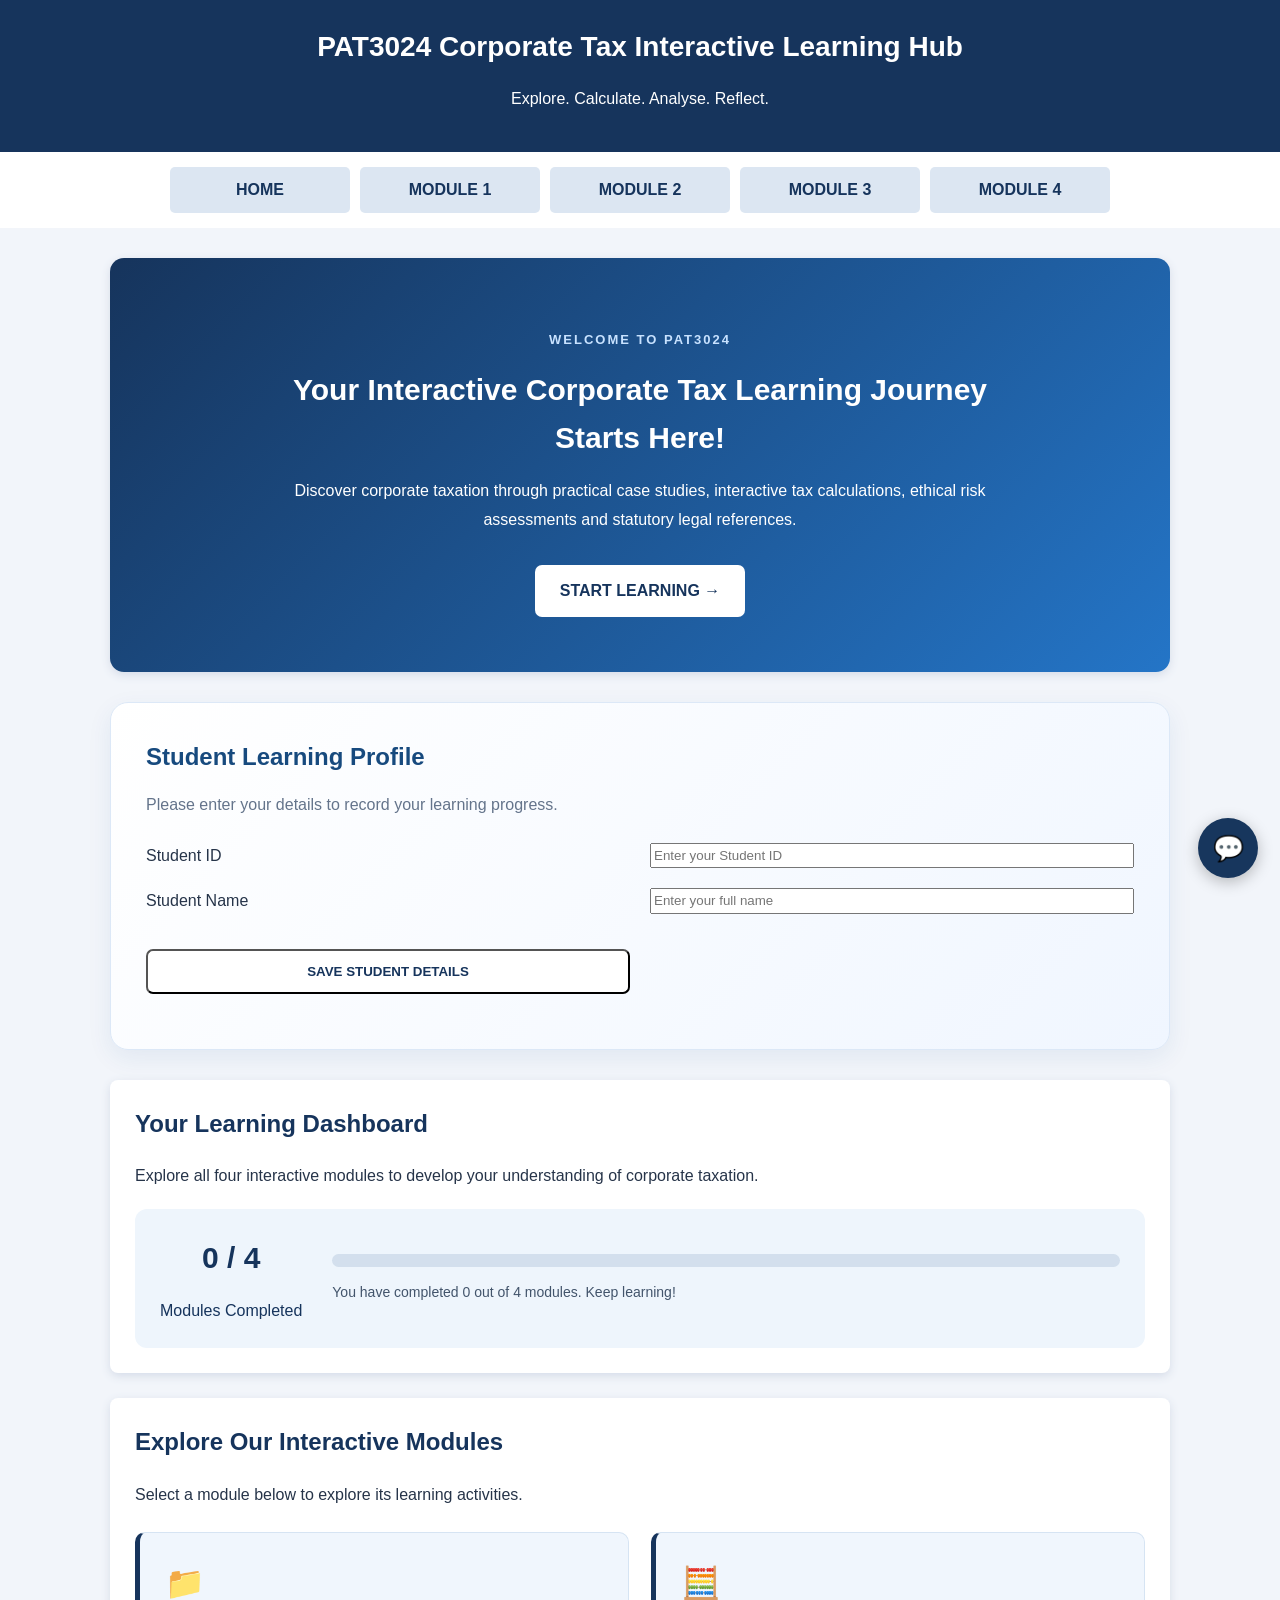
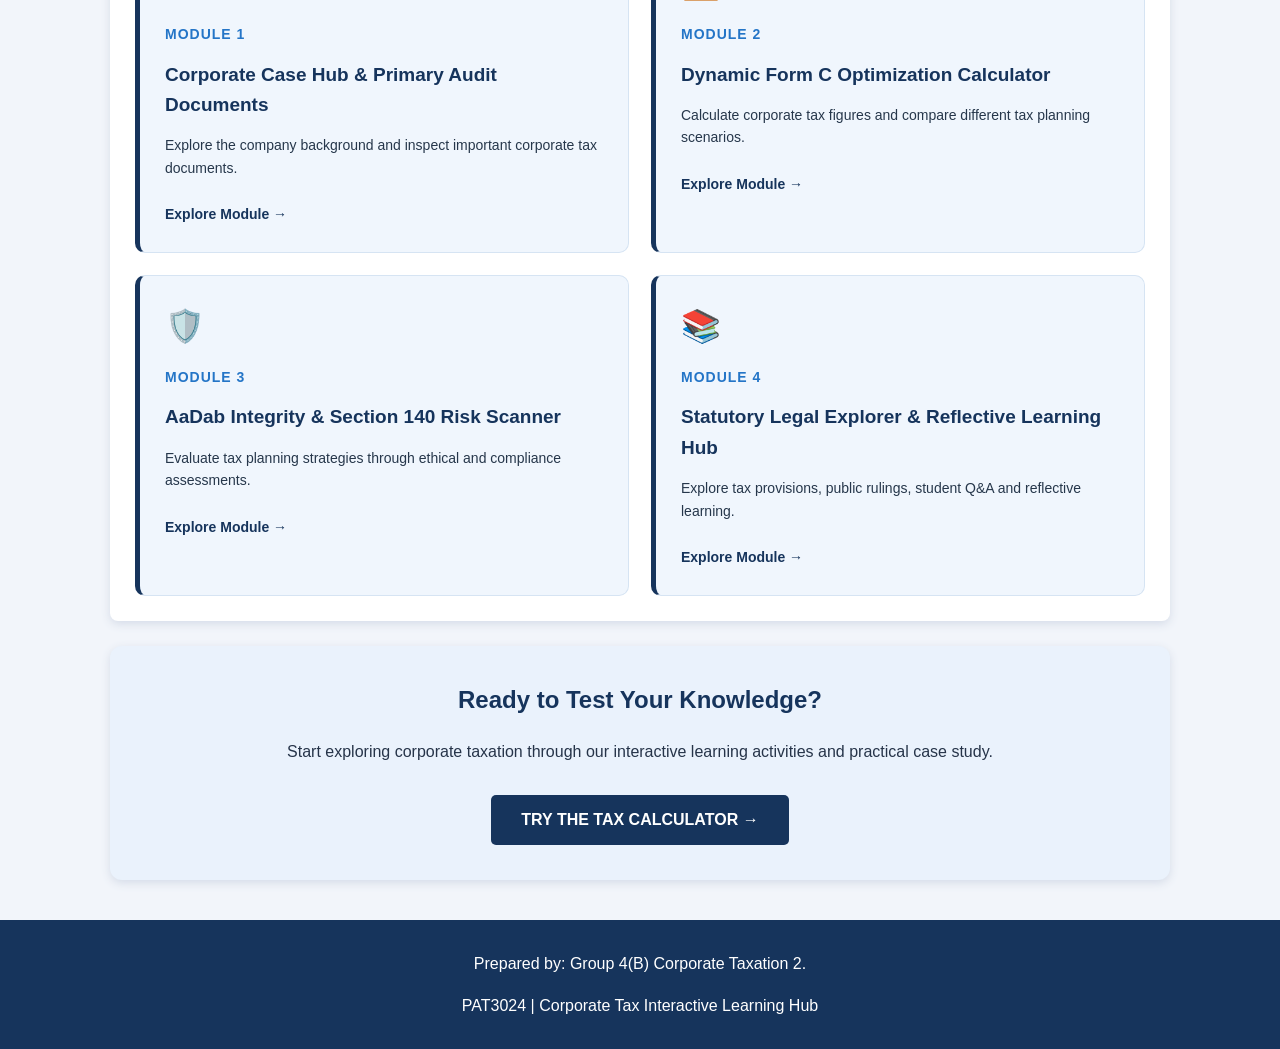
<file: index.html>
<!DOCTYPE html>
<html lang="en">
<head>
    <meta charset="UTF-8">
    <meta name="viewport" content="width=device-width, initial-scale=1.0">

    <title>PAT3024 Corporate Tax Interactive Learning Hub</title>
    <link rel="stylesheet" href="style.css">
</head>

<body>

    <!-- Website Header -->
    <header>
        <h1>PAT3024 Corporate Tax Interactive Learning Hub</h1>
        <p>Explore. Calculate. Analyse. Reflect.</p>
    </header>

    <!-- Navigation Menu -->
    <nav>
        <a href="index.html">HOME</a>
        <a href="case-hub.html">MODULE 1</a>
        <a href="calculator.html">MODULE 2</a>
        <a href="risk-scanner.html">MODULE 3</a>
        <a href="legal-explorer.html">MODULE 4</a>
    </nav>

    <main>

        <!-- Welcome Section -->
        <section id="welcome" class="hero-section">

            <p class="welcome-label">WELCOME TO PAT3024</p>

            <h2>Your Interactive Corporate Tax Learning Journey Starts Here!</h2>

            <p>
                Discover corporate taxation through practical case studies,
                interactive tax calculations, ethical risk assessments and
                statutory legal references.
            </p>

            <a href="case-hub.html" class="main-button">
                START LEARNING →
            </a>

        </section>

        <!-- Student Details -->
        <section id="student-details">

            <h2>Student Learning Profile</h2>

            <p>Please enter your details to record your learning progress.</p>

            <div class="student-form">

                <label for="student-id">Student ID</label>
                <input
                    type="text"
                    id="student-id"
                    placeholder="Enter your Student ID"
                >

                <label for="student-name">Student Name</label>
                <input
                    type="text"
                    id="student-name"
                    placeholder="Enter your full name"
                >

                <button
                    type="button"
                    class="main-button"
                    onclick="saveStudentDetails()"
                >
                    SAVE STUDENT DETAILS
                </button>

                <p id="student-message"></p>

            </div>

        </section>
        <!-- Learning Progress -->
        <section id="learning-progress">

            <h2>Your Learning Dashboard</h2>

            <p>Explore all four interactive modules to develop your
            understanding of corporate taxation.</p>

            <div class="progress-summary">

                <div class="progress-number">
                    <h3 id="completed-count">0 / 4</h3>
                    <p>Modules Completed</p>
                </div>

                <div class="progress-details">

                    <div class="progress-bar">
                        <div id="progress-fill"></div>
                    </div>

                    <p id="progress-message">
                        Your learning journey is waiting to begin!
                    </p>

                </div>

            </div>

        </section>


        <!-- Four Interactive Modules -->
        <section id="interactive-modules">

            <h2>Explore Our Interactive Modules</h2>

            <p>Select a module below to explore its learning activities.</p>

            <div class="module-grid">

                <a href="case-hub.html" class="module-card">
                    <span class="module-icon">📁</span>
                    <h3>MODULE 1</h3>
                    <h4>Corporate Case Hub & Primary Audit Documents</h4>
                    <p>Explore the company background and inspect
                    important corporate tax documents.</p>
                    <span class="module-link">Explore Module →</span>
                </a>


                <a href="calculator.html" class="module-card">
                    <span class="module-icon">🧮</span>
                    <h3>MODULE 2</h3>
                    <h4>Dynamic Form C Optimization Calculator</h4>
                    <p>Calculate corporate tax figures and compare
                    different tax planning scenarios.</p>
                    <span class="module-link">Explore Module →</span>
                </a>


                <a href="risk-scanner.html" class="module-card">
                    <span class="module-icon">🛡️</span>
                    <h3>MODULE 3</h3>
                    <h4>AaDab Integrity & Section 140 Risk Scanner</h4>
                    <p>Evaluate tax planning strategies through
                    ethical and compliance assessments.</p>
                    <span class="module-link">Explore Module →</span>
                </a>


                <a href="legal-explorer.html" class="module-card">
                    <span class="module-icon">📚</span>
                    <h3>MODULE 4</h3>
                    <h4>Statutory Legal Explorer & Reflective Learning Hub</h4>
                    <p>Explore tax provisions, public rulings,
                    student Q&A and reflective learning.</p>
                    <span class="module-link">Explore Module →</span>
                </a>

            </div>

        </section>

        <!-- Quick Access -->
        <section id="quick-access">

            <h2>Ready to Test Your Knowledge?</h2>

            <p>
                Start exploring corporate taxation through our interactive
                learning activities and practical case study.
            </p>

            <a href="calculator.html" class="main-button">
                TRY THE TAX CALCULATOR →
            </a>

        </section>

    </main>


    <!-- Website Footer -->
    <footer>
        <p>Prepared by: Group 4(B) Corporate Taxation 2.</p>
        <p>PAT3024 | Corporate Tax Interactive Learning Hub</p>
    </footer>


    <!-- Homepage Learning Progress Script -->
    <script>
        // Save student details
function saveStudentDetails() {

    const studentId = document
        .getElementById("student-id")
        .value.trim();

    const studentName = document
        .getElementById("student-name")
        .value.trim();

    const message = document.getElementById("student-message");

    if (!studentId || !studentName) {
        message.textContent =
            "Please enter both your Student ID and Student Name.";
        return;
    }

    // Save student details in the browser
    localStorage.setItem("pat3024_student_id", studentId);
    localStorage.setItem("pat3024_student_name", studentName);

    message.textContent = "Saving student details to database...";

    // Google Sheets database connection
    const databaseURL =
        "https://script.google.com/macros/s/AKfycbzMTQdlG2HyBHNjGvmLmKcgSR7vckYUXINwfI7GfNqkddwnPwrePOvN9IP98qlk8ZzR4g/exec";

    // Create a callback to receive the database response
    window.pat3024ProgressCallback = function(response) {

        if (response.success) {
            message.textContent =
                "Student details saved successfully to Google Sheets!";
        } else {
            message.textContent =
                "Database error: " + response.message;
        }

    };

    // Send student details to Google Sheets
    const params = new URLSearchParams({
        action: "save",
        studentId: studentId,
        studentName: studentName,
        completionStatus: "Started",
        quizScore: "",
        reflectionCompleted: "No",
        callback: "pat3024ProgressCallback"
    });

    const script = document.createElement("script");

    script.src = databaseURL + "?" + params.toString();

    script.onerror = function() {
        message.textContent =
            "Unable to connect to Google Sheets. Please try again.";
    };

    document.body.appendChild(script);

}

        // Load saved student details
        function loadStudentDetails() {

            document.getElementById("student-id").value =
                localStorage.getItem("pat3024_student_id") || "";

            document.getElementById("student-name").value =
                localStorage.getItem("pat3024_student_name") || "";

        }

        loadStudentDetails();
        function updateProgress() {

            let completed = JSON.parse(
                localStorage.getItem("pat3024_completed_modules") || "[]"
            );

            completed = completed.filter(
                (module, index, array) =>
                    ["module1", "module2", "module3", "module4"].includes(module)
                    && array.indexOf(module) === index
            );

            const totalModules = 4;

            const percentage = (completed.length / totalModules) * 100;

            document.getElementById("completed-count").textContent =
                completed.length + " / " + totalModules;

            document.getElementById("progress-fill").style.width =
                percentage + "%";

            document.getElementById("progress-message").textContent =
                completed.length === 4
                    ? "Congratulations! You have completed all four modules!"
                    : "You have completed " + completed.length +
                      " out of 4 modules. Keep learning!";

        }

        updateProgress();

    </script>

<script src="chatbot.js"></script>

</body>
</html>
</file>
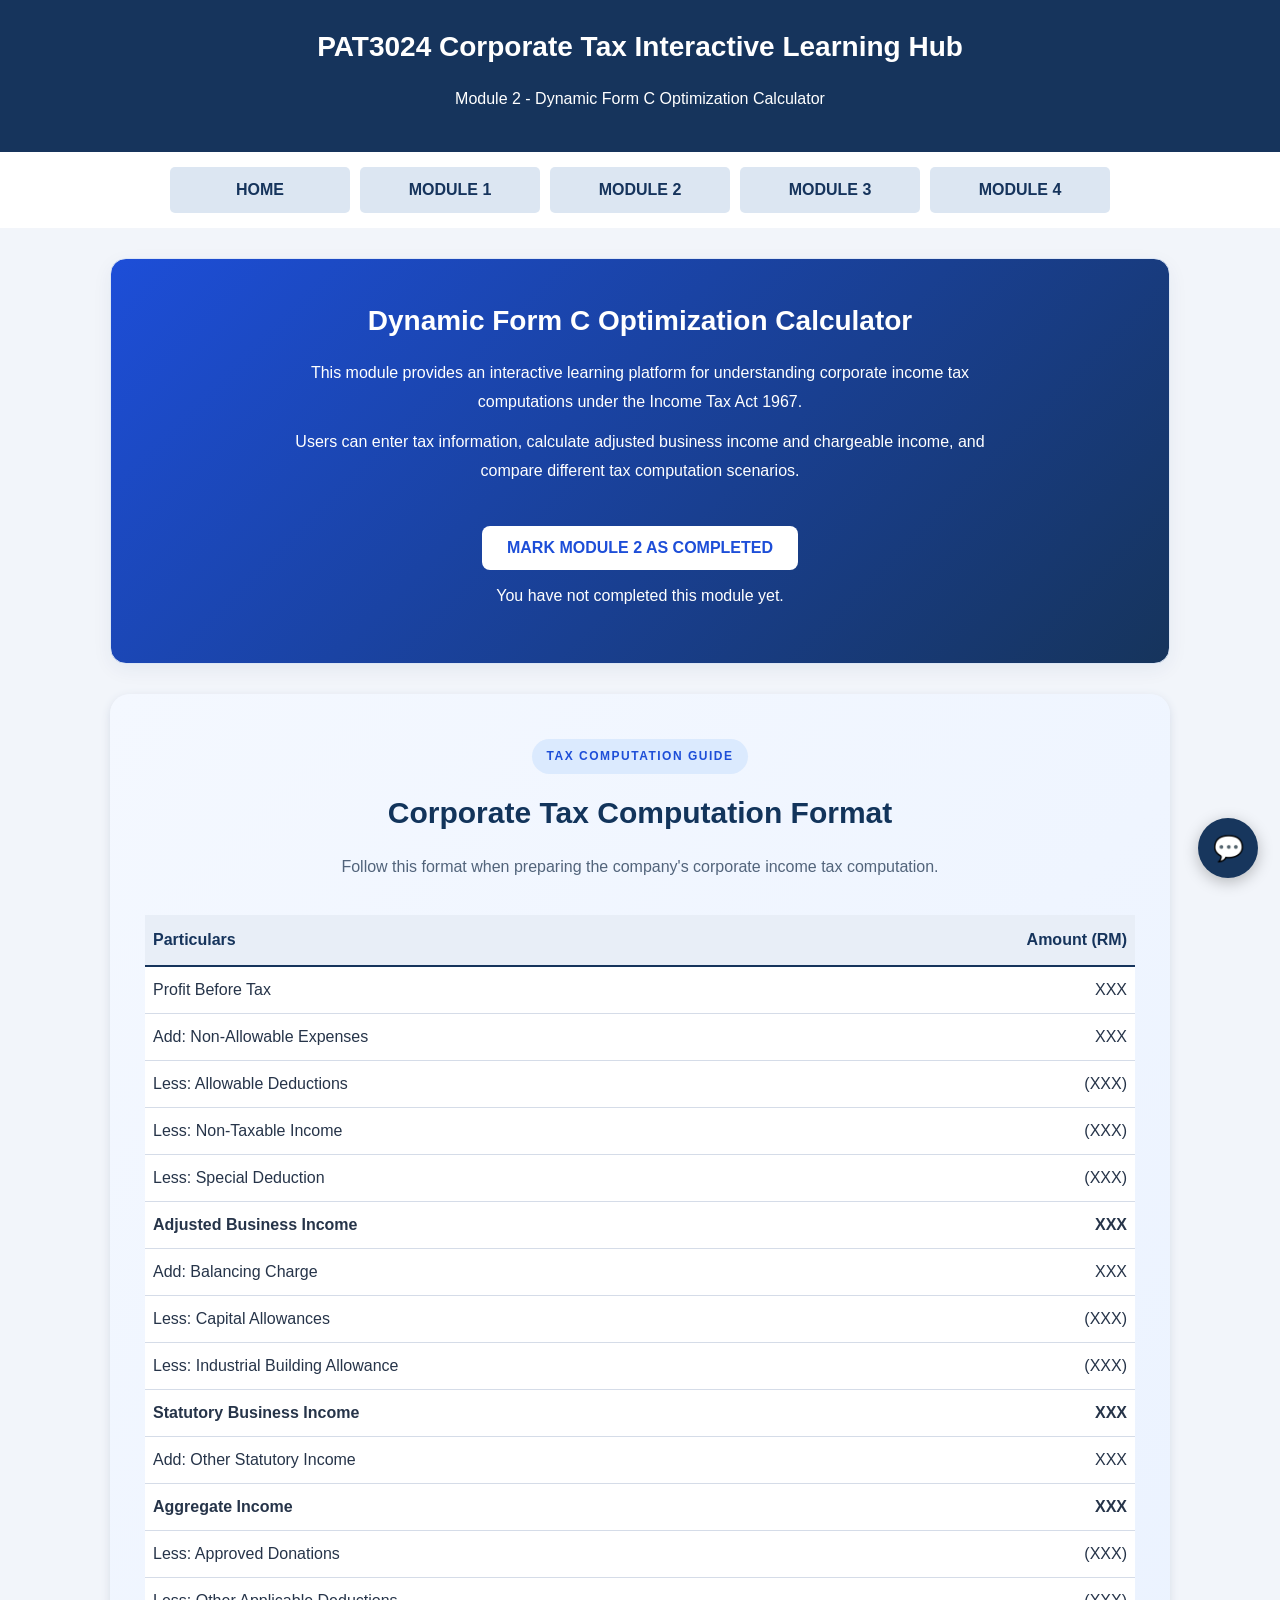
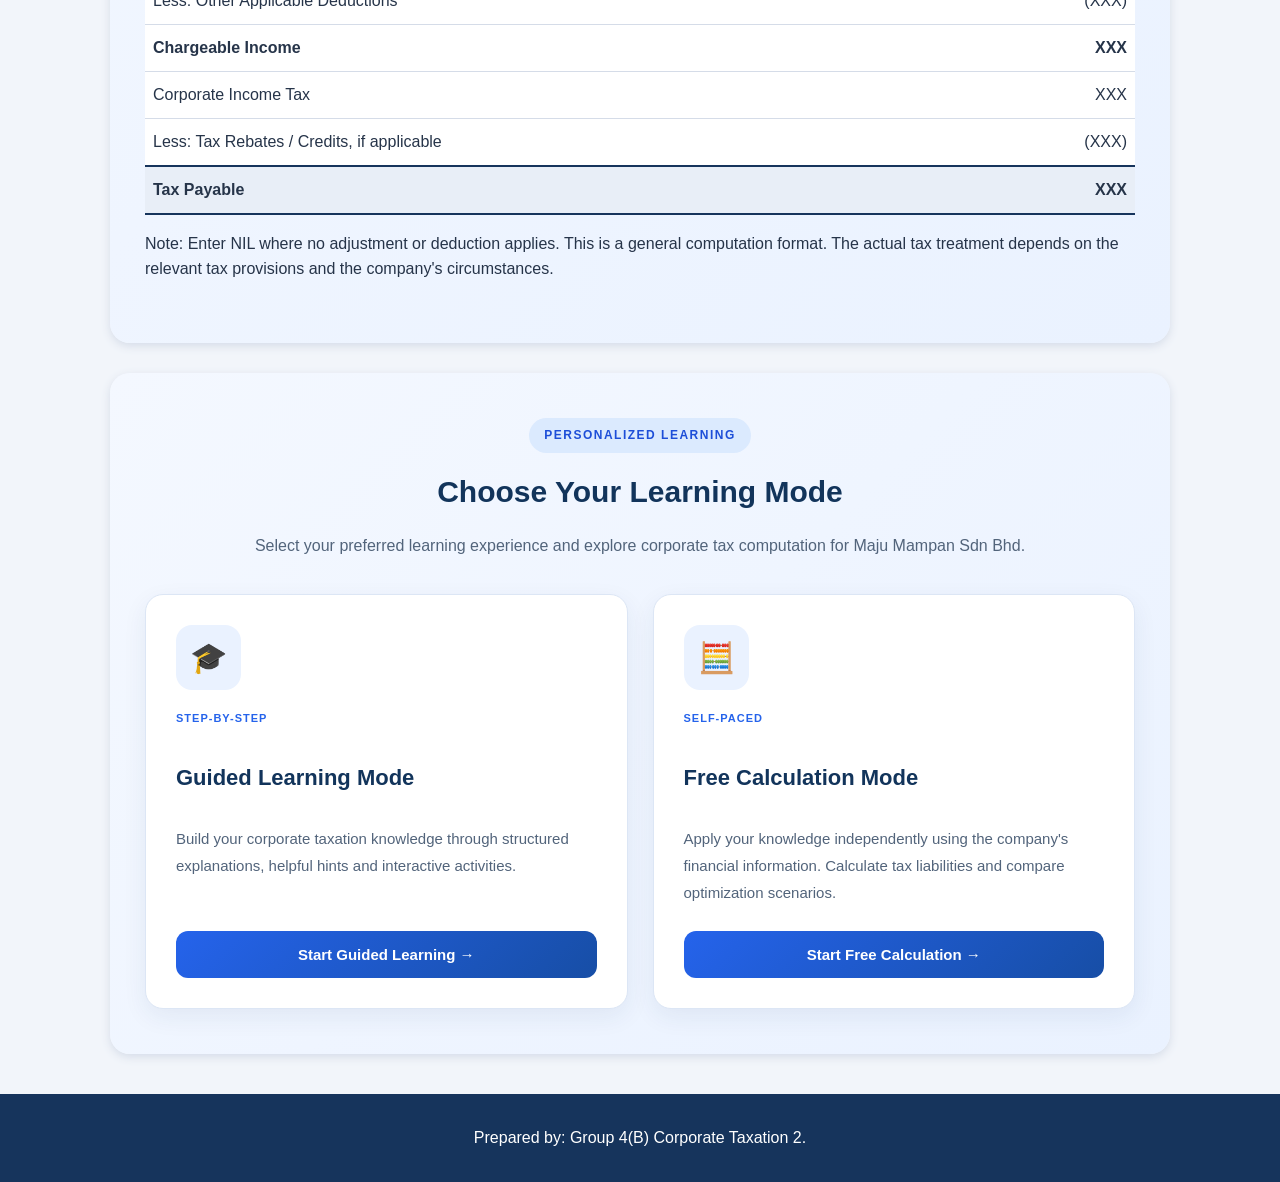
<file: calculator.html>
<!DOCTYPE html>
<html lang="en">
<head>
    <meta charset="UTF-8">
    <meta name="viewport" content="width=device-width, initial-scale=1.0">
    <title>Module 2 - Dynamic Form C Optimization Calculator</title>
    <link rel="stylesheet" href="style.css">
<style>
        .non-allowable-expenses { margin: 14px 0 22px; padding: 14px; border: 1px solid #d5e2f3; border-radius: 10px; background: #fbfdff; }
        .non-allowable-expenses h4 { margin: 0 0 8px; color: #16345c; }
        .non-allowable-grid { display: grid; gap: 8px; }
        .non-allowable-header, .non-allowable-row { display: grid; grid-template-columns: minmax(230px, 1.5fr) minmax(180px, 1fr) minmax(130px, .7fr); gap: 10px; align-items: center; }
        .non-allowable-header { font-weight: 700; font-size: .85rem; color: #17365d; padding: 8px 0; }
        .non-allowable-row { padding: 8px 0; border-top: 1px solid #e4ebf4; }
        .non-allowable-row label { margin: 0; }
        .non-allowable-row input { width: 100%; min-width: 0; box-sizing: border-box; }
        @media (max-width: 720px) { .non-allowable-header { display: none; } .non-allowable-row { grid-template-columns: 1fr; gap: 6px; } }
</style>
</head>

<body>

<header>
    <h1>PAT3024 Corporate Tax Interactive Learning Hub</h1>
    <p>Module 2 - Dynamic Form C Optimization Calculator</p>
</header>

<nav>
    <a href="index.html">HOME</a>
    <a href="case-hub.html">MODULE 1</a>
    <a href="calculator.html">MODULE 2</a>
    <a href="risk-scanner.html">MODULE 3</a>
    <a href="legal-explorer.html">MODULE 4</a>
</nav>

<main>

    <section id="module-intro">
        <h2>Dynamic Form C Optimization Calculator</h2>

        <p>
            This module provides an interactive learning platform
            for understanding corporate income tax computations
            under the Income Tax Act 1967.
        </p>

        <p>
            Users can enter tax information, calculate adjusted
            business income and chargeable income, and compare
            different tax computation scenarios.
        </p>

        <div class="completion-control">
    <button class="completion-button" id="complete-module-2"
        onclick="toggleModuleCompletion('module2')">
        MARK MODULE 2 AS COMPLETED
    </button>

    <p id="module2-status">
        You have not completed this module yet.
    </p>
</div>
    </section>

<!-- CORPORATE TAX COMPUTATION FORMAT -->
<section id="tax-computation-format" class="learning-mode-section">

    <div class="learning-mode-heading">
        <span class="learning-mode-label">TAX COMPUTATION GUIDE</span>

        <h2>Corporate Tax Computation Format</h2>

        <p>
            Follow this format when preparing the company's
            corporate income tax computation.
        </p>
    </div>

    <div class="tax-computation-format">

        <table class="tax-computation-table">
            <thead>
                <tr>
                    <th>Particulars</th>
                    <th>Amount (RM)</th>
                </tr>
            </thead>

            <tbody>
                <tr>
                    <td>Profit Before Tax</td>
                    <td>XXX</td>
                </tr>

                <tr>
                    <td>Add: Non-Allowable Expenses</td>
                    <td>XXX</td>
                </tr>

                <tr>
                    <td>Less: Allowable Deductions</td>
                    <td>(XXX)</td>
                </tr>

                <tr>
                    <td>Less: Non-Taxable Income</td>
                    <td>(XXX)</td>
                </tr>

                <tr>
                    <td>Less: Special Deduction</td>
                    <td>(XXX)</td>
                </tr>

                <tr>
                    <td><strong>Adjusted Business Income</strong></td>
                    <td><strong>XXX</strong></td>
                </tr>

                <tr>
                    <td>Add: Balancing Charge</td>
                    <td>XXX</td>
                </tr>

                <tr>
                    <td>Less: Capital Allowances</td>
                    <td>(XXX)</td>
                </tr>

                <tr>
                    <td>Less: Industrial Building Allowance</td>
                    <td>(XXX)</td>
                </tr>

                <tr>
                    <td><strong>Statutory Business Income</strong></td>
                    <td><strong>XXX</strong></td>
                </tr>

                <tr>
                    <td>Add: Other Statutory Income</td>
                    <td>XXX</td>
                </tr>

                <tr>
                    <td><strong>Aggregate Income</strong></td>
                    <td><strong>XXX</strong></td>
                </tr>

                <tr>
                    <td>Less: Approved Donations</td>
                    <td>(XXX)</td>
                </tr>

                <tr>
                    <td>Less: Other Applicable Deductions</td>
                    <td>(XXX)</td>
                </tr>

                <tr>
                    <td><strong>Chargeable Income</strong></td>
                    <td><strong>XXX</strong></td>
                </tr>

                <tr>
                    <td>Corporate Income Tax</td>
                    <td>XXX</td>
                </tr>

                <tr>
                    <td>Less: Tax Rebates / Credits, if applicable</td>
                    <td>(XXX)</td>
                </tr>

                <tr class="final-row">
                    <td><strong>Tax Payable</strong></td>
                    <td><strong>XXX</strong></td>
                </tr>
            </tbody>
        </table>

        <p class="tax-computation-note">
            Note: Enter NIL where no adjustment or deduction applies.
            This is a general computation format. The actual tax
            treatment depends on the relevant tax provisions and
            the company's circumstances.
        </p>

    </div>

</section>
<!-- END CORPORATE TAX COMPUTATION FORMAT -->

<!-- CALCULATOR MODE SELECTION -->

<section id="calculator-mode-selection" class="learning-mode-section">

    <div class="learning-mode-heading">
        <span class="learning-mode-label">PERSONALIZED LEARNING</span>

        <h2>Choose Your Learning Mode</h2>

        <p>
            Select your preferred learning experience and
            explore corporate tax computation for
            Maju Mampan Sdn Bhd.
        </p>
    </div>

    <div class="learning-mode-grid">

        <div class="learning-mode-card">

            <div class="learning-mode-icon">🎓</div>

            <span class="learning-mode-tag">STEP-BY-STEP</span>

            <h3>Guided Learning Mode</h3>

            <p>
                Build your corporate taxation knowledge
                through structured explanations,
                helpful hints and interactive activities.
            </p>

            <button type="button"
                    class="learning-mode-button"
                    onclick="selectCalculatorMode('guided')">
                Start Guided Learning →
            </button>

        </div>

        <div class="learning-mode-card">

            <div class="learning-mode-icon">🧮</div>

            <span class="learning-mode-tag">SELF-PACED</span>

            <h3>Free Calculation Mode</h3>

            <p>
                Apply your knowledge independently using
                the company's financial information.
                Calculate tax liabilities and compare
                optimization scenarios.
            </p>

            <button type="button"
                    class="learning-mode-button"
                    onclick="selectCalculatorMode('free')">
                Start Free Calculation →
            </button>

        </div>

    </div>

</section>


    <section id="company-information" hidden>
        <h2>Company Information</h2>

        <p><strong>Company:</strong> Maju Mampan Sdn Bhd</p>
        <p><strong>Financial Year Ended:</strong> 31 October 2025</p>
        <p><strong>Year of Assessment:</strong> 2025</p>
        <p><strong>Company Status:</strong> Malaysian Resident Company</p>
    </section>

    <section id="tax-input" hidden>
        <h2>Tax Computation Input Form</h2>

        <p>
            Enter the relevant financial information to calculate
            the company's adjusted business income and chargeable income.
        </p>

        <button type="button"
        class="learning-mode-button"
        onclick="backToCalculatorMode()">
    ← Back to Choose Your Learning Mode
</button>

<!-- GUIDED LEARNING PANEL -->
<div id="guided-learning-panel" class="guided-learning-panel" hidden>

    <!-- HEADER -->
    <div class="guided-header">

        <span class="guided-label">INTERACTIVE LEARNING JOURNEY</span>

        <h2>Corporate Tax Computation</h2>

        <p>
            Follow five guided learning steps to understand
            the corporate tax computation of Maju Mampan Sdn Bhd.
        </p>

    </div>

    <!-- PROGRESS SECTION -->
    <div class="guided-progress-card">

        <div class="guided-progress-heading">
            <div>
                <span class="guided-small-label">YOUR PROGRESS</span>
                <h3 id="guided-step-counter">Step 1 of 5</h3>
            </div>

            <div class="guided-progress-icon">📚</div>
        </div>

        <div class="guided-progress-track">
            <div id="guided-progress-fill"></div>
        </div>

    </div>

    <!-- LEARNING CONTENT -->
    <div class="guided-step-content">

        <div class="guided-content-heading">

            <div class="guided-content-icon">📖</div>

            <div>
                <span class="guided-small-label">LEARNING MODULE</span>
                <h3 id="guided-step-title">1. Business Income</h3>
            </div>

        </div>

        <p id="guided-step-explanation">
            Start with the company's Profit Before Tax (PBT)
            based on its audited income statement.
        </p>

        <!-- LEARNING TIP -->
        <div class="guided-tip">

            <div class="guided-tip-heading">
                <span>💡</span>
                <strong>Learning Tip</strong>
            </div>

            <p id="guided-step-tip">
                Profit Before Tax is the starting point
                for the corporate tax computation.
            </p>

        </div>

    </div>

    <!-- PRACTICE ACTIVITY -->
    <div class="guided-practice" id="guided-practice">

        <div class="guided-practice-header">

            <div class="guided-practice-icon">✏️</div>

            <div>
                <span class="guided-small-label">KNOWLEDGE CHECK</span>
                <h3 id="practice-title">Test Your Understanding</h3>
            </div>

        </div>

        <p id="practice-question">
            Based on the audited income statement of
            Maju Mampan Sdn Bhd, enter the Profit Before Tax.
        </p>

        <div id="practice-input-area">

            <label for="guided-pbt-answer">
                Profit Before Tax (RM)
            </label>

            <input type="number"
                id="guided-pbt-answer"
                placeholder="Enter your answer">

            <button type="button"
                class="guided-check-button"
                onclick="checkGuidedPBT()">
                CHECK MY ANSWER →
            </button>

            <p id="guided-pbt-feedback"></p>

        </div>

    </div>

    <!-- NAVIGATION -->
    <div class="guided-navigation">

        <button type="button"
            id="guided-previous"
            class="guided-nav-button guided-previous-button"
            onclick="changeGuidedStep(-1)"
            disabled>
            ← Previous
        </button>

        <button type="button"
            id="guided-next"
            class="guided-nav-button guided-next-button"
            onclick="changeGuidedStep(1)">
            Next Step →
        </button>

    </div>

</div>
<!-- END GUIDED LEARNING PANEL -->



        <h3>1. Business Income</h3>

        <label for="profit-before-tax">Profit Before Tax (RM)</label>
        <input type="number" id="profit-before-tax"
               placeholder="Enter profit before tax">

        <h3>2. Tax Adjustments</h3>

        <label for="add-back">Total Add Back: Non-Allowable Expenses (RM)</label>
        <input type="number" id="add-back" value="0" readonly
               aria-describedby="add-back-help">
        <p id="add-back-help">Enter only the amount that is tax-disallowed for each item below. The total is calculated automatically and used in the tax computation. Enter 0 for NIL.</p>

        <div class="non-allowable-expenses">
            <h4>Detailed Non-Allowable Expenses</h4>
            <p>Use the exact case-study items below. The ITA references are shown beside each item; enter only the amount disallowed for tax purposes. Verify treatment against the case facts and your lecturer’s notes.</p>
            <div class="non-allowable-grid">
<div class="non-allowable-header"><span>Expense item</span><span>ITA subsection / tax reference</span><span>Add-back amount (RM)</span></div>
<div class="non-allowable-row">
<label for="nonallow-1">Provision for stock obsolescence</label>
<input type="text" id="nonallow-ref-1" value="s.33(1) – provision not incurred" readonly aria-label="Provision for stock obsolescence ITA subsection or reference">
<input type="number" id="nonallow-1" class="nonallowable-amount" min="0" step="0.01" value="0" placeholder="0.00" aria-label="Provision for stock obsolescence add-back amount">
</div>
<div class="non-allowable-row">
<label for="nonallow-2">Damaged stock written off</label>
<input type="text" id="nonallow-ref-2" value="s.34(2) – bad/trading stock write-off (check facts)" readonly aria-label="Damaged stock written off ITA subsection or reference">
<input type="number" id="nonallow-2" class="nonallowable-amount" min="0" step="0.01" value="0" placeholder="0.00" aria-label="Damaged stock written off add-back amount">
</div>
<div class="non-allowable-row">
<label for="nonallow-3">Excess EPF contribution</label>
<input type="text" id="nonallow-ref-3" value="s.34(4) – approved scheme contribution limit" readonly aria-label="Excess EPF contribution ITA subsection or reference">
<input type="number" id="nonallow-3" class="nonallowable-amount" min="0" step="0.01" value="0" placeholder="0.00" aria-label="Excess EPF contribution add-back amount">
</div>
<div class="non-allowable-row">
<label for="nonallow-4">Staff training in Australia</label>
<input type="text" id="nonallow-ref-4" value="s.33(1) – wholly and exclusively business expense" readonly aria-label="Staff training in Australia ITA subsection or reference">
<input type="number" id="nonallow-4" class="nonallowable-amount" min="0" step="0.01" value="0" placeholder="0.00" aria-label="Staff training in Australia add-back amount">
</div>
<div class="non-allowable-row">
<label for="nonallow-5">Leave passage</label>
<input type="text" id="nonallow-ref-5" value="s.39(1)(m)" readonly aria-label="Leave passage ITA subsection or reference">
<input type="number" id="nonallow-5" class="nonallowable-amount" min="0" step="0.01" value="0" placeholder="0.00" aria-label="Leave passage add-back amount">
</div>
<div class="non-allowable-row">
<label for="nonallow-6">Existing customers (50% × RM23,000)</label>
<input type="text" id="nonallow-ref-6" value="s.39(1)(l) – entertainment, 50% disallowed" readonly aria-label="Existing customers (50% × RM23,000) ITA subsection or reference">
<input type="number" id="nonallow-6" class="nonallowable-amount" min="0" step="0.01" value="0" placeholder="0.00" aria-label="Existing customers (50% × RM23,000) add-back amount">
</div>
<div class="non-allowable-row">
<label for="nonallow-7">Potential customers</label>
<input type="text" id="nonallow-ref-7" value="s.39(1)(l) – entertainment, 50% disallowed" readonly aria-label="Potential customers ITA subsection or reference">
<input type="number" id="nonallow-7" class="nonallowable-amount" min="0" step="0.01" value="0" placeholder="0.00" aria-label="Potential customers add-back amount">
</div>
<div class="non-allowable-row">
<label for="nonallow-8">Suppliers (50% × RM42,000)</label>
<input type="text" id="nonallow-ref-8" value="s.39(1)(l) – entertainment, 50% disallowed" readonly aria-label="Suppliers (50% × RM42,000) ITA subsection or reference">
<input type="number" id="nonallow-8" class="nonallowable-amount" min="0" step="0.01" value="0" placeholder="0.00" aria-label="Suppliers (50% × RM42,000) add-back amount">
</div>
<div class="non-allowable-row">
<label for="nonallow-9">Overseas advertisement</label>
<input type="text" id="nonallow-ref-9" value="s.33(1) – business advertising expense" readonly aria-label="Overseas advertisement ITA subsection or reference">
<input type="number" id="nonallow-9" class="nonallowable-amount" min="0" step="0.01" value="0" placeholder="0.00" aria-label="Overseas advertisement add-back amount">
</div>
<div class="non-allowable-row">
<label for="nonallow-10">Golf club entrance fee</label>
<input type="text" id="nonallow-ref-10" value="s.39(1)(b) – capital/private nature" readonly aria-label="Golf club entrance fee ITA subsection or reference">
<input type="number" id="nonallow-10" class="nonallowable-amount" min="0" step="0.01" value="0" placeholder="0.00" aria-label="Golf club entrance fee add-back amount">
</div>
<div class="non-allowable-row">
<label for="nonallow-11">Provision for sales incentives</label>
<input type="text" id="nonallow-ref-11" value="s.33(1) – provision not incurred" readonly aria-label="Provision for sales incentives ITA subsection or reference">
<input type="number" id="nonallow-11" class="nonallowable-amount" min="0" step="0.01" value="0" placeholder="0.00" aria-label="Provision for sales incentives add-back amount">
</div>
<div class="non-allowable-row">
<label for="nonallow-12">Interest on KPJ investment</label>
<input type="text" id="nonallow-ref-12" value="s.33(1) – not attributable to business source" readonly aria-label="Interest on KPJ investment ITA subsection or reference">
<input type="number" id="nonallow-12" class="nonallowable-amount" min="0" step="0.01" value="0" placeholder="0.00" aria-label="Interest on KPJ investment add-back amount">
</div>
<div class="non-allowable-row">
<label for="nonallow-13">Statutory audit fees</label>
<input type="text" id="nonallow-ref-13" value="s.33(1) – business expense" readonly aria-label="Statutory audit fees ITA subsection or reference">
<input type="number" id="nonallow-13" class="nonallowable-amount" min="0" step="0.01" value="0" placeholder="0.00" aria-label="Statutory audit fees add-back amount">
</div>
<div class="non-allowable-row">
<label for="nonallow-14">Tax filing and secretarial fees</label>
<input type="text" id="nonallow-ref-14" value="s.33(1) – business expense" readonly aria-label="Tax filing and secretarial fees ITA subsection or reference">
<input type="number" id="nonallow-14" class="nonallowable-amount" min="0" step="0.01" value="0" placeholder="0.00" aria-label="Tax filing and secretarial fees add-back amount">
</div>
<div class="non-allowable-row">
<label for="nonallow-15">Tax audit enquiry fees</label>
<input type="text" id="nonallow-ref-15" value="s.39(1)(b) – tax enquiry/appeal-related expense (check facts)" readonly aria-label="Tax audit enquiry fees ITA subsection or reference">
<input type="number" id="nonallow-15" class="nonallowable-amount" min="0" step="0.01" value="0" placeholder="0.00" aria-label="Tax audit enquiry fees add-back amount">
</div>
<div class="non-allowable-row">
<label for="nonallow-16">Tax appeal fees</label>
<input type="text" id="nonallow-ref-16" value="s.39(1)(b) – income tax appeal expense" readonly aria-label="Tax appeal fees ITA subsection or reference">
<input type="number" id="nonallow-16" class="nonallowable-amount" min="0" step="0.01" value="0" placeholder="0.00" aria-label="Tax appeal fees add-back amount">
</div>
<div class="non-allowable-row">
<label for="nonallow-17">Legal fees – employee wage advances</label>
<input type="text" id="nonallow-ref-17" value="s.33(1) – business-related (check facts)" readonly aria-label="Legal fees – employee wage advances ITA subsection or reference">
<input type="number" id="nonallow-17" class="nonallowable-amount" min="0" step="0.01" value="0" placeholder="0.00" aria-label="Legal fees – employee wage advances add-back amount">
</div>
<div class="non-allowable-row">
<label for="nonallow-18">Renewal of tenancy agreement</label>
<input type="text" id="nonallow-ref-18" value="s.33(1) – revenue tenancy renewal (check facts)" readonly aria-label="Renewal of tenancy agreement ITA subsection or reference">
<input type="number" id="nonallow-18" class="nonallowable-amount" min="0" step="0.01" value="0" placeholder="0.00" aria-label="Renewal of tenancy agreement add-back amount">
</div>
<div class="non-allowable-row">
<label for="nonallow-19">Cancellation of security system contract</label>
<input type="text" id="nonallow-ref-19" value="s.39(1)(b) – capital/termination nature (check facts)" readonly aria-label="Cancellation of security system contract ITA subsection or reference">
<input type="number" id="nonallow-19" class="nonallowable-amount" min="0" step="0.01" value="0" placeholder="0.00" aria-label="Cancellation of security system contract add-back amount">
</div>
<div class="non-allowable-row">
<label for="nonallow-20">Additional tools</label>
<input type="text" id="nonallow-ref-20" value="s.39(1)(c) / Schedule 3 – capital item; claim CA if eligible" readonly aria-label="Additional tools ITA subsection or reference">
<input type="number" id="nonallow-20" class="nonallowable-amount" min="0" step="0.01" value="0" placeholder="0.00" aria-label="Additional tools add-back amount">
</div>
<div class="non-allowable-row">
<label for="nonallow-21">Trade debts written off</label>
<input type="text" id="nonallow-ref-21" value="s.34(2) – specific irrecoverable trade debt" readonly aria-label="Trade debts written off ITA subsection or reference">
<input type="number" id="nonallow-21" class="nonallowable-amount" min="0" step="0.01" value="0" placeholder="0.00" aria-label="Trade debts written off add-back amount">
</div>
<div class="non-allowable-row">
<label for="nonallow-22">General provision</label>
<input type="text" id="nonallow-ref-22" value="s.34(2) – general provision not deductible" readonly aria-label="General provision ITA subsection or reference">
<input type="number" id="nonallow-22" class="nonallowable-amount" min="0" step="0.01" value="0" placeholder="0.00" aria-label="General provision add-back amount">
</div>
<div class="non-allowable-row">
<label for="nonallow-23">Specific provision</label>
<input type="text" id="nonallow-ref-23" value="s.34(2) – assess based on specific debt irrecoverability" readonly aria-label="Specific provision ITA subsection or reference">
<input type="number" id="nonallow-23" class="nonallowable-amount" min="0" step="0.01" value="0" placeholder="0.00" aria-label="Specific provision add-back amount">
</div>
<div class="non-allowable-row">
<label for="nonallow-24">Bad debts recovered</label>
<input type="text" id="nonallow-ref-24" value="s.30(1) – recovery of previously deducted debt" readonly aria-label="Bad debts recovered ITA subsection or reference">
<input type="number" id="nonallow-24" class="nonallowable-amount" min="0" step="0.01" value="0" placeholder="0.00" aria-label="Bad debts recovered add-back amount">
</div>
<div class="non-allowable-row">
<label for="nonallow-25">Realised trade foreign exchange loss</label>
<input type="text" id="nonallow-ref-25" value="s.33(1) – revenue trade FX loss" readonly aria-label="Realised trade foreign exchange loss ITA subsection or reference">
<input type="number" id="nonallow-25" class="nonallowable-amount" min="0" step="0.01" value="0" placeholder="0.00" aria-label="Realised trade foreign exchange loss add-back amount">
</div>
<div class="non-allowable-row">
<label for="nonallow-26">Unrealised trade foreign exchange loss</label>
<input type="text" id="nonallow-ref-26" value="PR 12/2019, para. 5.2 – generally not deductible until realised" readonly aria-label="Unrealised trade foreign exchange loss ITA subsection or reference">
<input type="number" id="nonallow-26" class="nonallowable-amount" min="0" step="0.01" value="0" placeholder="0.00" aria-label="Unrealised trade foreign exchange loss add-back amount">
</div>
<div class="non-allowable-row">
<label for="nonallow-27">Unrealised trade forex loss</label>
<input type="text" id="nonallow-ref-27" value="PR 12/2019, para. 5.2 – generally not deductible until realised" readonly aria-label="Unrealised trade forex loss ITA subsection or reference">
<input type="number" id="nonallow-27" class="nonallowable-amount" min="0" step="0.01" value="0" placeholder="0.00" aria-label="Unrealised trade forex loss add-back amount">
</div>
<div class="non-allowable-row">
<label for="nonallow-28">Excess motor vehicle rental</label>
<input type="text" id="nonallow-ref-28" value="s.39(1)(k)" readonly aria-label="Excess motor vehicle rental ITA subsection or reference">
<input type="number" id="nonallow-28" class="nonallowable-amount" min="0" step="0.01" value="0" placeholder="0.00" aria-label="Excess motor vehicle rental add-back amount">
</div>
<div class="non-allowable-row">
<label for="nonallow-29">Approved Covid-19 Fund donation</label>
<input type="text" id="nonallow-ref-29" value="s.44(6) – deduction from aggregate income, not business expense" readonly aria-label="Approved Covid-19 Fund donation ITA subsection or reference">
<input type="number" id="nonallow-29" class="nonallowable-amount" min="0" step="0.01" value="0" placeholder="0.00" aria-label="Approved Covid-19 Fund donation add-back amount">
</div>
<div class="non-allowable-row">
<label for="nonallow-30">Political party donation</label>
<input type="text" id="nonallow-ref-30" value="s.39(1)(b) – donation not business expense" readonly aria-label="Political party donation ITA subsection or reference">
<input type="number" id="nonallow-30" class="nonallowable-amount" min="0" step="0.01" value="0" placeholder="0.00" aria-label="Political party donation add-back amount">
</div>
<div class="non-allowable-row">
<label for="nonallow-31">Retrenchment expenses</label>
<input type="text" id="nonallow-ref-31" value="s.33(1) – business expense (check facts)" readonly aria-label="Retrenchment expenses ITA subsection or reference">
<input type="number" id="nonallow-31" class="nonallowable-amount" min="0" step="0.01" value="0" placeholder="0.00" aria-label="Retrenchment expenses add-back amount">
</div>
<div class="non-allowable-row">
<label for="nonallow-32">Depreciation</label>
<input type="text" id="nonallow-ref-32" value="s.39(1)(b) – add back; claim capital allowance" readonly aria-label="Depreciation ITA subsection or reference">
<input type="number" id="nonallow-32" class="nonallowable-amount" min="0" step="0.01" value="0" placeholder="0.00" aria-label="Depreciation add-back amount">
</div>
<div class="non-allowable-row">
<label for="nonallow-33">Amortisation of goodwill</label>
<input type="text" id="nonallow-ref-33" value="s.39(1)(b) – capital; generally not deductible" readonly aria-label="Amortisation of goodwill ITA subsection or reference">
<input type="number" id="nonallow-33" class="nonallowable-amount" min="0" step="0.01" value="0" placeholder="0.00" aria-label="Amortisation of goodwill add-back amount">
</div>
</div>
        </div>

        <label for="deductions">Less: Allowable Deductions (RM)</label>
        <input type="number" id="deductions"
               placeholder="Enter allowable deductions">

        <h4>Detailed Non-taxable Income (Working 2)</h4>
        <p class="tax-input-note">Enter the amount to be deducted for each item. The total below is calculated automatically and flows into the tax computation. Apply the exemption only if the relevant conditions for the year of assessment are satisfied.</p>
        <div class="non-taxable-table" style="border:1px solid #d5dfed;border-radius:8px;padding:12px;margin:12px 0 18px;background:#fbfdff;">
          <div class="non-taxable-row" style="display:grid;grid-template-columns:1.4fr 1.5fr 1fr;gap:8px;font-weight:600;padding:8px 0;border-bottom:1px solid #d5dfed;">
            <span>Note / Particulars</span><span>ITA subsection / reference</span><span>Deduct (RM)</span>
          </div>
          <div class="non-taxable-row" style="display:grid;grid-template-columns:1.4fr 1.5fr 1fr;gap:8px;align-items:center;padding:9px 0;border-bottom:1px solid #e5ebf3;">
            <label for="nontax-1">Note 2: Single-tier dividend</label>
            <input type="text" id="nontax-ref-1" value="Single-tier dividend exemption; ITA s.108 (historical dividend tax credit context)" readonly aria-label="Single-tier dividend tax reference">
            <input type="number" id="nontax-1" class="non-taxable-item" min="0" step="0.01" value="0" aria-label="Single-tier dividend deduction amount">
          </div>
          <div class="non-taxable-row" style="display:grid;grid-template-columns:1.4fr 1.5fr 1fr;gap:8px;align-items:center;padding:9px 0;border-bottom:1px solid #e5ebf3;">
            <label for="nontax-2">Note 2: Foreign dividend</label>
            <input type="text" id="nontax-ref-2" value="P.U.(A) 235/2022, para. 4 (qualifying exemption; YA/conditions apply)" readonly aria-label="Foreign dividend tax reference">
            <input type="number" id="nontax-2" class="non-taxable-item" min="0" step="0.01" value="0" aria-label="Foreign dividend deduction amount">
          </div>
          <div class="non-taxable-row" style="display:grid;grid-template-columns:1.4fr 1.5fr 1fr;gap:8px;align-items:center;padding:9px 0;">
            <label for="nontax-3">Note 10: Realised gain on equipment purchase</label>
            <input type="text" id="nontax-ref-3" value="Capital receipt / not taxable as revenue income if capital in nature; check s.4(a) and balancing adjustment rules" readonly aria-label="Equipment gain tax reference">
            <input type="number" id="nontax-3" class="non-taxable-item" min="0" step="0.01" value="0" aria-label="Equipment gain deduction amount">
          </div>
          <label for="non-taxable-income" style="display:block;margin-top:12px;">Total Non-taxable Income (RM)</label>
          <input type="number" id="non-taxable-income" min="0" step="0.01" value="0" readonly aria-label="Total non-taxable income calculated automatically">
        </div>

        <h3>3. Capital Allowances and Balancing Adjustments</h3>

        <label for="balancing-charge">Balancing Charge (RM)</label>
        <input type="number" id="balancing-charge"
               placeholder="Enter balancing charge">


        <label for="capital-allowance">Current Year Capital Allowances (RM)</label>
        <input type="number" id="capital-allowance"
               min="0" step="0.01"
               placeholder="Enter current year capital allowances">

        <label for="capital-allowance-bf">Unabsorbed Capital Allowances Brought Forward (RM)</label>
        <input type="number" id="capital-allowance-bf"
               min="0" step="0.01"
               placeholder="Enter capital allowances brought forward">

        <label for="industrial-building-allowance">
    Less: Industrial Building Allowance (RM)
</label>
<input type="number" id="industrial-building-allowance"
       min="0" step="0.01"
       placeholder="Enter industrial building allowance">


        <h3>4. Other Income and Donations</h3>

<label for="other-income">Other Statutory Income (RM)</label>
<input type="number" id="other-income"
       placeholder="Enter other statutory income">

<label for="approved-donations">Approved Donations (RM)</label>
<input type="number" id="approved-donations"
       placeholder="Enter approved donations">

<h3>5. AaDab Optimization Inputs</h3>

<p>
    Enter any additional deductions or capital allowances
    that are legally eligible and supported by documentation.
</p>
<div class="aadab-learning-guide">

    <h3>Understanding AaDab Optimization</h3>

    <p>
        AaDab Optimization compares the company's original
        tax computation with a scenario that includes
        additional legally eligible tax deductions and
        capital allowances.
    </p>

    <div class="aadab-guide-item">
        <h4>1. Additional Allowable Deductions</h4>
        <p>
            Enter additional deductions only where the
            expenditure qualifies under the relevant tax
            provisions and is supported by proper documents.
        </p>
    </div>

    <div class="aadab-guide-item">
        <h4>2. Additional Eligible Capital Allowances</h4>
        <p>
            Enter additional capital allowances only where
            the qualifying capital expenditure and applicable
            allowance requirements are satisfied.
        </p>
    </div>

    <p class="aadab-warning">
        <strong>Important:</strong> Do not enter personal,
        artificial or unsupported expenses as tax
        optimization items.
    </p>

</div>
<label for="optimized-deductions">
    Additional Allowable Deductions - AaDab Scenario (RM)
</label>
<input type="number" id="optimized-deductions"
       min="0" step="0.01"
       placeholder="Enter additional allowable deductions">

<label for="optimized-capital-allowance">
    Additional Eligible Capital Allowances - AaDab Scenario (RM)
</label>
<input type="number" id="optimized-capital-allowance"
       min="0" step="0.01"
       placeholder="Enter additional eligible capital allowances">

        <label for="special-deduction">
    Special Deduction - Secretarial and Tax Filing Fees (RM)
</label>
<input type="number" id="special-deduction"
       min="0" step="0.01"
       placeholder="Enter special deduction">

        <button type="button" onclick="calculateTax()">
    CALCULATE TAX
</button>
    <button type="button" class="reset-calculator-button"
        onclick="resetCalculator()">
        RESET CALCULATOR
    </button>
        
<div id="calculation-result"></div>

        <div id="student-submission-section">
    <h3>Submit Your Tax Computation</h3>

    <p>
        After calculating your tax, submit your completed
        computation to your lecturer.
    </p>

    <button type="button" onclick="submitTaxComputation()">
        SUBMIT TAX COMPUTATION
    </button>

    <p id="submission-status"></p>
</div>
    </section>

</main>

<footer>
    <p>Prepared by: Group 4(B) Corporate Taxation 2.</p>

</footer>




<script>

// GUIDED LEARNING STEP CONTENT

const guidedSteps = [
    {
        title: "1. Business Income",
        explanation: "Start with the company's Profit Before Tax (PBT) based on its audited income statement.",
        tip: "Profit Before Tax is the starting point for the corporate tax computation."
    },
    {
    title: "2. Tax Adjustments",
    explanation: "Analyse Notes 1 to 13 of Maju Mampan Sdn Bhd's financial statements. Identify non-allowable expenses, allowable deductions, exempt income and other tax adjustments required to determine adjusted business income.",
    tip: "Examine each transaction carefully. Classify it as an add-back, deduction or NIL based on the applicable provisions of the Income Tax Act 1967."
},
    {
        title: "3. Capital Allowances and Balancing Adjustments",
        explanation: "Consider balancing charges, current year capital allowances and unabsorbed capital allowances brought forward.",
        tip: "Capital allowances are considered separately from accounting depreciation."
    },
    {
        title: "4. Other Income and Donations",
        explanation: "Review other statutory income and approved donations relevant to the company's tax computation.",
        tip: "Check the tax treatment and applicable limits before entering these amounts."
    },
    {
        title: "5. AaDab Optimization Inputs",
        explanation: "Consider additional deductions and capital allowances that are legally eligible and supported by documentation.",
        tip: "Tax optimization must follow the Income Tax Act 1967 and must not involve artificial arrangements."
    }
];

let currentGuidedStep = 0;

function displayGuidedStep() {

    const step = guidedSteps[currentGuidedStep];

    document.getElementById("guided-step-counter").textContent =
        "Step " + (currentGuidedStep + 1) + " of 5";

    document.getElementById("guided-step-title").textContent =
        step.title;

    document.getElementById("guided-step-explanation").textContent =
        step.explanation;

    document.getElementById("guided-step-tip").textContent =
        step.tip;

// Change the practice activity according to the current step

const practiceTitle = document.getElementById("practice-title");
const practiceQuestion = document.getElementById("practice-question");
const practiceArea = document.getElementById("practice-input-area");

const practiceActivities = [
    {
        title: "Test Your Understanding",
        question: "Based on the audited income statement of Maju Mampan Sdn Bhd, enter the Profit Before Tax.",
        content: `
            <label for="guided-pbt-answer">Profit Before Tax (RM)</label>
            <input type="number" id="guided-pbt-answer"
                placeholder="Enter your answer">
            <button type="button" onclick="checkGuidedPBT()">
                CHECK MY ANSWER
            </button>
            <p id="guided-pbt-feedback"></p>
        `
    },
       
{
    title: "Tax Adjustment Activity",
    question: "Complete the tax adjustment questions based on Maju Mampan Sdn Bhd's Case Study 2.",
    content: `
        <div class="guided-quiz">
            <h3>Tax Adjustment Practice – Case Study 2</h3>

            <p>Answer each question using the information in Notes 1–13.</p>

            <div class="tax-question">
                <p><strong>Question 1 – Note 1: Stock Obsolescence</strong></p>
                <p>The company recorded a general provision for stock obsolescence of RM220,000. What is the tax treatment?</p>
                <label class="guided-option"><input type="radio" name="tax-q1" value="a"> A. Allow the full provision as a deduction.</label>
                <label class="guided-option"><input type="radio" name="tax-q1" value="b"> B. Add back the general provision.</label>
                <label class="guided-option"><input type="radio" name="tax-q1" value="c"> C. Treat it as approved donation.</label>
                <button type="button" onclick="checkGuidedTaxAdjustment(1)">CHECK ANSWER</button>
                <p id="tax-feedback-1"></p>
            </div>

            <hr>

            <div class="tax-question">
                <p><strong>Question 2 – Note 1: Damaged Stock</strong></p>
                <p>Stock costing RM87,800 was actually damaged and written off during the year. What is the treatment?</p>
                <label class="guided-option"><input type="radio" name="tax-q2" value="a"> A. Add back the entire amount.</label>
                <label class="guided-option"><input type="radio" name="tax-q2" value="b"> B. Treat it as capital expenditure.</label>
                <label class="guided-option"><input type="radio" name="tax-q2" value="c"> C. NIL adjustment if the actual stock loss is properly supported.</label>
                <button type="button" onclick="checkGuidedTaxAdjustment(2)">CHECK ANSWER</button>
                <p id="tax-feedback-2"></p>
            </div>

            <hr>

            <div class="tax-question">
                <p><strong>Question 3 – Note 3: EPF Contribution</strong></p>
                <p>The employer contributed RM300,000 to EPF. Based on the worksheet's 19% limit and staff remuneration of RM1,400,000, what amount is disallowed?</p>
                <label class="guided-option"><input type="radio" name="tax-q3" value="a"> A. RM34,000</label>
                <label class="guided-option"><input type="radio" name="tax-q3" value="b"> B. RM266,000</label>
                <label class="guided-option"><input type="radio" name="tax-q3" value="c"> C. RM300,000</label>
                <button type="button" onclick="checkGuidedTaxAdjustment(3)">CHECK ANSWER</button>
                <p id="tax-feedback-3"></p>
            </div>

            <hr>

            <div class="tax-question">
                <p><strong>Question 4 – Note 4: Entertainment</strong></p>
                <p>Entertainment expenses for existing customers, potential customers and suppliers are recorded. According to the Tax Rules Q1 worksheet, what is the general restriction applied?</p>
                <label class="guided-option"><input type="radio" name="tax-q4" value="a"> A. 100% disallowed.</label>
                <label class="guided-option"><input type="radio" name="tax-q4" value="b"> B. 50% disallowed, subject to applicable exceptions.</label>
                <label class="guided-option"><input type="radio" name="tax-q4" value="c"> C. 100% deductible in every case.</label>
                <button type="button" onclick="checkGuidedTaxAdjustment(4)">CHECK ANSWER</button>
                <p id="tax-feedback-4"></p>
            </div>

            <hr>

            <div class="tax-question">
                <p><strong>Question 5 – Note 5: Finance Charges</strong></p>
                <p>RM5,500 interest expense relates to borrowing used to purchase shares in KPJ Healthcare Berhad. What adjustment is proposed in the worksheet?</p>
                <label class="guided-option"><input type="radio" name="tax-q5" value="a"> A. Add back RM5,500.</label>
                <label class="guided-option"><input type="radio" name="tax-q5" value="b"> B. Deduct an additional RM5,500.</label>
                <label class="guided-option"><input type="radio" name="tax-q5" value="c"> C. Treat it as capital allowance.</label>
                <button type="button" onclick="checkGuidedTaxAdjustment(5)">CHECK ANSWER</button>
                <p id="tax-feedback-5"></p>
            </div>

            <hr>

            <div class="tax-question">
                <p><strong>Question 6 – Note 6: Professional and Legal Fees</strong></p>
                <p>Which expense is identified as requiring an add-back in the worksheet?</p>
                <label class="guided-option"><input type="radio" name="tax-q6" value="a"> A. Statutory audit fees.</label>
                <label class="guided-option"><input type="radio" name="tax-q6" value="b"> B. Tax audit enquiry fees of RM22,000.</label>
                <label class="guided-option"><input type="radio" name="tax-q6" value="c"> C. Legal fees for tenancy renewal.</label>
                <button type="button" onclick="checkGuidedTaxAdjustment(6)">CHECK ANSWER</button>
                <p id="tax-feedback-6"></p>
            </div>

            <hr>

            <div class="tax-question">
                <p><strong>Question 7 – Note 7: Contract Cancellation</strong></p>
                <p>The company paid RM18,000 to cancel a contract to install a high-tech security system. What is the proposed treatment in the worksheet?</p>
                <label class="guided-option"><input type="radio" name="tax-q7" value="a"> A. Add back, subject to the capital or revenue character of the expenditure.</label>
                <label class="guided-option"><input type="radio" name="tax-q7" value="b"> B. Claim as approved donation.</label>
                <label class="guided-option"><input type="radio" name="tax-q7" value="c"> C. Claim as employee remuneration.</label>
                <button type="button" onclick="checkGuidedTaxAdjustment(7)">CHECK ANSWER</button>
                <p id="tax-feedback-7"></p>
            </div>

            <hr>

            <div class="tax-question">
                <p><strong>Question 8 – Note 8: Additional Tools</strong></p>
                <p>The company incurred RM15,000 for additional tools with a lifespan of two years. How should this expenditure be treated?</p>
                <label class="guided-option"><input type="radio" name="tax-q8" value="a"> A. Allow it as an ordinary repair expense without adjustment.</label>
                <label class="guided-option"><input type="radio" name="tax-q8" value="b"> B. Add it back as capital expenditure and consider capital allowance eligibility separately.</label>
                <label class="guided-option"><input type="radio" name="tax-q8" value="c"> C. Treat it as an approved donation.</label>
                <button type="button" onclick="checkGuidedTaxAdjustment(8)">CHECK ANSWER</button>
                <p id="tax-feedback-8"></p>
            </div>

            <hr>

            <div class="tax-question">
                <p><strong>Question 9 – Note 9: General Provision for Bad Debts</strong></p>
                <p>What is the treatment of the RM120,000 general provision for trade debts?</p>
                <label class="guided-option"><input type="radio" name="tax-q9" value="a"> A. Add back the general provision.</label>
                <label class="guided-option"><input type="radio" name="tax-q9" value="b"> B. Deduct it as capital allowance.</label>
                <label class="guided-option"><input type="radio" name="tax-q9" value="c"> C. Treat it as exempt income.</label>
                <button type="button" onclick="checkGuidedTaxAdjustment(9)">CHECK ANSWER</button>
                <p id="tax-feedback-9"></p>
            </div>

            <hr>

            <div class="tax-question">
                <p><strong>Question 10 – Note 10: Foreign Exchange</strong></p>
                <p>How should the unrealised trade foreign exchange loss of RM44,000 be treated according to the worksheet?</p>
                <label class="guided-option"><input type="radio" name="tax-q10" value="a"> A. Deduct it again.</label>
                <label class="guided-option"><input type="radio" name="tax-q10" value="b"> B. Add back the unrealised loss.</label>
                <label class="guided-option"><input type="radio" name="tax-q10" value="c"> C. Treat it as a donation.</label>
                <button type="button" onclick="checkGuidedTaxAdjustment(10)">CHECK ANSWER</button>
                <p id="tax-feedback-10"></p>
            </div>

            <hr>

            <div class="tax-question">
                <p><strong>Question 11 – Note 11: Motor Vehicle Lease</strong></p>
                <p>The company leases a passenger motor car costing RM190,000 when new. What should students consider?</p>
                <label class="guided-option"><input type="radio" name="tax-q11" value="a"> A. The full rental is automatically deductible.</label>
                <label class="guided-option"><input type="radio" name="tax-q11" value="b"> B. The statutory restriction on passenger motor vehicle lease rentals.</label>
                <label class="guided-option"><input type="radio" name="tax-q11" value="c"> C. The rental is an approved donation.</label>
                <button type="button" onclick="checkGuidedTaxAdjustment(11)">CHECK ANSWER</button>
                <p id="tax-feedback-11"></p>
            </div>

            <hr>

            <div class="tax-question">
                <p><strong>Question 12 – Note 12: Donations</strong></p>
                <p>Which donation is identified as a political donation and added back in the worksheet?</p>
                <label class="guided-option"><input type="radio" name="tax-q12" value="a"> A. Approved Covid-19 Fund donation of RM98,000.</label>
                <label class="guided-option"><input type="radio" name="tax-q12" value="b"> B. Political party donation of RM70,000.</label>
                <label class="guided-option"><input type="radio" name="tax-q12" value="c"> C. Both donations are automatically deductible.</label>
                <button type="button" onclick="checkGuidedTaxAdjustment(12)">CHECK ANSWER</button>
                <p id="tax-feedback-12"></p>
            </div>

            <hr>

            <div class="tax-question">
                <p><strong>Question 13 – Note 13: Retrenchment Expenses</strong></p>
                <p>The company paid RM352,000 in retrenchment payments to redundant employees. What is the proposed treatment in the worksheet?</p>
                <label class="guided-option"><input type="radio" name="tax-q13" value="a"> A. Add back the entire amount.</label>
                <label class="guided-option"><input type="radio" name="tax-q13" value="b"> B. No adjustment, subject to the business purpose and supporting evidence.</label>
                <label class="guided-option"><input type="radio" name="tax-q13" value="c"> C. Treat it as capital allowance.</label>
                <button type="button" onclick="checkGuidedTaxAdjustment(13)">CHECK ANSWER</button>
                <p id="tax-feedback-13"></p>
            </div>

            <hr>

            <p><strong>Quiz progress:</strong> <span id="tax-quiz-progress">0 / 13 completed</span></p>
        </div>
    `
},
    {
    title: "Capital Allowance Activity",
    question: "According to Note 14, the factory was purchased for RM770,000, including land costing RM70,000. Calculate the factory cost excluding land.",
    content: `
        <div class="guided-quiz">
            <p><strong>Question 1: Calculate the factory cost excluding land.</strong></p>

            <p>
                Factory purchase price: RM770,000<br>
                Land cost: RM70,000
            </p>

            <label for="guided-factory-answer">
                Your answer (RM)
            </label>

            <input
                type="number"
                id="guided-factory-answer"
                placeholder="Enter your answer"
            >

            <button type="button" onclick="checkGuidedCapitalAllowance()">
                CHECK MY ANSWER
            </button>

            <p id="guided-ca-feedback"></p>
        </div>
    `
},
    {
    title: "Other Income and Donations Activity",
    question: "According to Note 2, calculate the total dividend income received by Maju Mampan Sdn Bhd.",
    content: `
        <div class="guided-quiz">
            <p><strong>Question 1: Calculate the total dividend income.</strong></p>

            <p>
                Single-tier dividend from KPJ Healthcare Berhad:
                RM141,000<br><br>

                Dividend from an Australian company remitted to Malaysia:
                RM52,000
            </p>

            <label for="guided-dividend-answer">
                Your answer (RM)
            </label>

            <input
                type="number"
                id="guided-dividend-answer"
                placeholder="Enter your answer"
            >

            <button type="button" onclick="checkGuidedDividend()">
                CHECK MY ANSWER
            </button>

            <p id="guided-dividend-feedback"></p>
        </div>
    `
},
    {
    title: "AaDab Optimization Activity",
    question: "AaDab Optimization allows students to consider additional eligible deductions and capital allowances. Identify the TWO optimization inputs available in the calculator.",
    content: `
        <div class="guided-quiz">
            <p><strong>Question 1: Select the TWO correct inputs.</strong></p>

            <label class="guided-option">
                <input type="checkbox" name="optimization-answer" value="a">
                A. Additional Allowable Deductions
            </label>

            <label class="guided-option">
                <input type="checkbox" name="optimization-answer" value="b">
                B. Additional Eligible Capital Allowances
            </label>

            <label class="guided-option">
                <input type="checkbox" name="optimization-answer" value="c">
                C. Personal Household Expenses
            </label>

            <label class="guided-option">
                <input type="checkbox" name="optimization-answer" value="d">
                D. Personal Entertainment Expenses
            </label>

            <button type="button" onclick="checkGuidedOptimization()">
                CHECK MY ANSWER
            </button>

            <p id="guided-optimization-feedback"></p>
        </div>
    `
},
];

const activity = practiceActivities[currentGuidedStep];

practiceTitle.textContent = activity.title;
practiceQuestion.textContent = activity.question;
practiceArea.innerHTML = activity.content;

    document.getElementById("guided-progress-fill").style.width =
        ((currentGuidedStep + 1) / 5 * 100) + "%";

    document.getElementById("guided-previous").disabled =
        currentGuidedStep === 0;

    document.getElementById("guided-next").textContent =
        currentGuidedStep === 4 ? "Finish Guidance" : "Next Step →";
}

function changeGuidedStep(direction) {

    if (currentGuidedStep === 4 && direction === 1) {
        alert("Congratulations! You have completed the five guided learning steps.");
        return;
    }

    currentGuidedStep = Math.max(
        0,
        Math.min(4, currentGuidedStep + direction)
    );

    displayGuidedStep();
}

function checkGuidedPBT() {

    const answer = Number(
        document.getElementById("guided-pbt-answer").value
    );

    const feedback = document.getElementById("guided-pbt-feedback");

    if (document.getElementById("guided-pbt-answer").value === "") {
        feedback.textContent = "Please enter your answer first.";
        feedback.style.color = "#d97706";
        return;
    }

    if (answer === 1069000) {

        feedback.textContent =
            "Correct! Excellent work. The Profit Before Tax is RM1,069,000.";

        feedback.style.color = "green";

        document.getElementById("profit-before-tax").value = 1069000;

    } else {

        feedback.textContent =
            "Not quite. Review the audited income statement and try again.";

        feedback.style.color = "red";
    }
}


function updateNonAllowableTotal() {
    const inputs = document.querySelectorAll(".nonallowable-amount");
    const total = Array.from(inputs).reduce((sum, input) => {
        const amount = Number(input.value);
        return sum + (Number.isFinite(amount) && amount > 0 ? amount : 0);
    }, 0);
    const totalField = document.getElementById("add-back");
    if (totalField) totalField.value = total.toFixed(2);
}

document.addEventListener("input", function(event) {
    if (event.target && event.target.classList.contains("nonallowable-amount")) {
        updateNonAllowableTotal();
    }
});

function updateNonTaxableTotal() {
    const total = Array.from(document.querySelectorAll(".non-taxable-item"))
        .reduce((sum, input) => sum + (Number(input.value) || 0), 0);
    const totalField = document.getElementById("non-taxable-income");
    if (totalField) totalField.value = total.toFixed(2);
}

document.addEventListener("input", function(event) {
    if (event.target && event.target.classList.contains("non-taxable-item")) {
        updateNonTaxableTotal();
    }
});

function calculateTax() {
    // CHECK REQUIRED INPUTS BEFORE CALCULATION

    const requiredFields = [
        {
            id: "profit-before-tax",
            name: "Profit Before Tax"
        },
        {
            id: "add-back",
            name: "Non-Allowable Expenses"
        },
        {
            id: "deductions",
            name: "Allowable Deductions"
        },
        {
    id: "non-taxable-income",
    name: "Non-taxable Income"
        },
        {
            id: "balancing-charge",
            name: "Balancing Charge"
        },
        {
            id: "capital-allowance",
            name: "Current Year Capital Allowances"
        },
        {
            id: "capital-allowance-bf",
            name: "Unabsorbed Capital Allowances Brought Forward"
        },
        {
    id: "industrial-building-allowance",
    name: "Industrial Building Allowance"
},
        {
            id: "other-income",
            name: "Other Statutory Income"
        },
        {
    id: "approved-donations",
    name: "Approved Donations"
},
{
    id: "special-deduction",
    name: "Special Deduction - Secretarial and Tax Filing Fees"
}
    ];

    const missingFields = requiredFields.filter(field =>
        document.getElementById(field.id).value.trim() === ""
    );

    if (missingFields.length > 0) {

        alert(
            "Please complete the following fields. Enter 0 if the amount is NIL:\n\n" +
            missingFields.map(field => "- " + field.name).join("\n")
        );

        document.getElementById(missingFields[0].id).focus();

        return;
    }
        // CHECK FOR NEGATIVE TAX INPUTS

    const nonNegativeFields = [
    "add-back",
    "deductions",
    "non-taxable-income",
    "balancing-charge",
    "capital-allowance",
    "capital-allowance-bf",
    "industrial-building-allowance",
    "other-income",
    "approved-donations",
    "optimized-deductions",
    "optimized-capital-allowance",
    "special-deduction"
];

    const negativeFields = nonNegativeFields.filter(id => {
        const value = document.getElementById(id).value;
        return value !== "" && Number(value) < 0;
    });

    if (negativeFields.length > 0) {

        alert(
            "Negative amounts are not allowed in these fields. Please enter zero or a positive amount:\n\n" +
            negativeFields.map(id =>
                document.querySelector(`label[for="${id}"]`).textContent
            ).join("\n")
        );

        document.getElementById(negativeFields[0]).focus();

        return;
    }
    // 1. Retrieve original tax inputs
    const profitBeforeTax =
        Number(document.getElementById("profit-before-tax").value) || 0;

    const addBack =
        Number(document.getElementById("add-back").value) || 0;

    const deductions =
        Number(document.getElementById("deductions").value) || 0;

    const nonTaxableIncome =
    Number(document.getElementById("non-taxable-income").value) || 0;

    const balancingCharge =
        Number(document.getElementById("balancing-charge").value) || 0;

    const capitalAllowance =
        Number(document.getElementById("capital-allowance").value) || 0;

    const capitalAllowanceBF =
        Number(document.getElementById("capital-allowance-bf").value) || 0;

    const industrialBuildingAllowance =
    Number(document.getElementById("industrial-building-allowance").value) || 0;

    const otherIncome =
        Number(document.getElementById("other-income").value) || 0;

    const approvedDonations =
        Number(document.getElementById("approved-donations").value) || 0;

    // 2. Retrieve AaDab optimization inputs
    const optimizedDeductions =
        Number(document.getElementById("optimized-deductions").value) || 0;

    const optimizedCapitalAllowance =
        Number(document.getElementById("optimized-capital-allowance").value) || 0;

    const specialDeduction =
    Number(document.getElementById("special-deduction").value) || 0;

    // 3. Calculate each scenario
    function calculateScenario(
    extraDeductions,
    extraCapitalAllowances,
    extraSpecialDeduction
) {

    // Calculate Adjusted Business Income
    const adjustedBusinessIncome =
        profitBeforeTax
        + addBack
        - deductions
        - extraDeductions
        - extraSpecialDeduction
        - nonTaxableIncome;

    // Add Balancing Charge
    const adjustedIncomeAfterBC =
        adjustedBusinessIncome + balancingCharge;

    // Calculate Capital Allowances
    const totalCapitalAllowances =
        capitalAllowance
        + capitalAllowanceBF
        + extraCapitalAllowances;

    const availableIncomeForCA =
        Math.max(0, adjustedIncomeAfterBC);

    const capitalAllowancesAbsorbed =
        Math.min(totalCapitalAllowances, availableIncomeForCA);

    const unabsorbedCapitalAllowances =
        totalCapitalAllowances - capitalAllowancesAbsorbed;

    // Calculate Statutory Business Income
    const statutoryBusinessIncome =
        Math.max(
            0,
            adjustedIncomeAfterBC
            - capitalAllowancesAbsorbed
            - industrialBuildingAllowance
        );

    // Calculate Aggregate Income
    const aggregateIncome =
        statutoryBusinessIncome + otherIncome;

    // Calculate Allowable Donations
    const donationLimit =
        aggregateIncome * 0.10;

    const allowableDonations =
        Math.min(approvedDonations, donationLimit);

    // Calculate Chargeable Income
    const chargeableIncome =
        Math.max(0, aggregateIncome - allowableDonations);

    // Calculate Estimated Tax
    const estimatedTax =
        chargeableIncome * 0.24;

    return {
        adjustedBusinessIncome,
        adjustedIncomeAfterBC,
        totalCapitalAllowances,
        capitalAllowancesAbsorbed,
        unabsorbedCapitalAllowances,
        statutoryBusinessIncome,
        aggregateIncome,
        allowableDonations,
        chargeableIncome,
        estimatedTax
    };
}

    // 4. Calculate both scenarios
    // Unoptimized Scenario
const unoptimized = calculateScenario(0, 0, 0);

// AaDab-Optimized Scenario
const optimized = calculateScenario(
    optimizedDeductions,
    optimizedCapitalAllowance,
    specialDeduction
);

    // 5. Calculate tax savings
    const taxSavings =
        unoptimized.estimatedTax - optimized.estimatedTax;
// 5A. Calculate percentage change in estimated tax

const taxReductionPercentage =
    unoptimized.estimatedTax > 0
        ? (taxSavings / unoptimized.estimatedTax) * 100
        : 0;
    // 6. Format Malaysian Ringgit
    function formatRM(amount) {
        return "RM " + amount.toLocaleString("en-MY", {
            minimumFractionDigits: 2,
            maximumFractionDigits: 2
        });
    }

       // 7. Create accounting-style tax computation tables

    function tableRow(particulars, amount, rowClass = "") {
        return `
            <tr class="${rowClass}">
                <td>${particulars}</td>
                <td class="amount-cell">${formatRM(amount)}</td>
            </tr>
        `;
    }

    function buildScenarioTable(title, scenario, extraDeductions, extraCapitalAllowance, extraSpecialDeduction) {

        return `
            <div class="scenario-card">
                <h3>${title}</h3>

                <table class="tax-computation-table">
                    <thead>
                        <tr>
                            <th>Particulars</th>
                            <th>Amount (RM)</th>
                        </tr>
                    </thead>

                    <tbody>
                        ${tableRow("Less: Allowable Deductions", deductions)}
                    ${extraSpecialDeduction > 0
                        ? tableRow("Less: Special Deduction - Secretarial and Tax Filing Fees", extraSpecialDeduction)
                        : ""}
                        ${tableRow("Less: Additional AaDab Deductions", extraDeductions)}
                        ${tableRow("Less: Non-taxable Income", nonTaxableIncome)}

                        ${tableRow("Adjusted Business Income", scenario.adjustedBusinessIncome, "total-row")}

                        ${tableRow("Add: Balancing Charge", balancingCharge)}
                        ${tableRow("Adjusted Income After Balancing Charge", scenario.adjustedIncomeAfterBC, "subtotal-row")}

                        ${tableRow("Current Year Capital Allowances", capitalAllowance)}
                        ${tableRow("Unabsorbed Capital Allowances Brought Forward", capitalAllowanceBF)}
                        ${tableRow("Additional Eligible Capital Allowances", extraCapitalAllowance)}
                        ${tableRow("Total Capital Allowances Available", scenario.totalCapitalAllowances, "subtotal-row")}

                        ${tableRow("Less: Capital Allowances Absorbed", scenario.capitalAllowancesAbsorbed)}
                        ${tableRow("Less: Industrial Building Allowance", industrialBuildingAllowance)}
                        ${tableRow("Unabsorbed Capital Allowances Carried Forward", scenario.unabsorbedCapitalAllowances)}

                        ${tableRow("Statutory Business Income", scenario.statutoryBusinessIncome, "total-row")}

                        ${tableRow("Add: Other Statutory Income", otherIncome)}
                        ${tableRow("Aggregate Income", scenario.aggregateIncome, "total-row")}

                        ${tableRow("Allowable Donations", scenario.allowableDonations)}

                        ${tableRow("Chargeable Income", scenario.chargeableIncome, "final-row")}
                        ${tableRow("Estimated Corporate Tax (24%)", scenario.estimatedTax, "final-row")}
                    </tbody>
                </table>
            </div>
        `;
    }

    // 8. Display the results

    document.getElementById("calculation-result").innerHTML = `

        <h3>Detailed Tax Computation Results</h3>

        <p><strong>Tax Rate Used:</strong> 24%</p>

        <div class="scenario-comparison">

            ${buildScenarioTable(
    "Unoptimized Scenario",
    unoptimized,
    0,
    0,
    0
)}

            ${buildScenarioTable(
    "AaDab-Optimized Scenario",
    optimized,
    optimizedDeductions,
    optimizedCapitalAllowance,
    specialDeduction
)}

        </div>

        <hr>
<div class="optimization-summary-panel">

    <h3>Tax Savings Overview</h3>

    <div class="optimization-summary-grid">

        <div class="optimization-summary-item">
            <p>Unoptimized Estimated Tax</p>
            <h4>${formatRM(unoptimized.estimatedTax)}</h4>
        </div>

        <div class="optimization-summary-item">
            <p>AaDab-Optimized Estimated Tax</p>
            <h4>${formatRM(optimized.estimatedTax)}</h4>
        </div>

        <div class="optimization-summary-item">
            <p>Estimated Tax Savings</p>
            <h4>${formatRM(taxSavings)}</h4>
        </div>

        <div class="optimization-summary-item">
            <p>Percentage Change in Estimated Tax</p>
            <h4>${taxReductionPercentage.toFixed(2)}%</h4>
        </div>

    </div>

</div>
        <h3>AaDab Optimization Summary</h3>

        <table class="tax-computation-table">
            <thead>
                <tr>
                    <th>Particulars</th>
                    <th>Amount (RM)</th>
                </tr>
            </thead>

            <tbody>
                ${tableRow("Unoptimized Tax Payable", unoptimized.estimatedTax)}
                ${tableRow("AaDab-Optimized Tax Payable", optimized.estimatedTax)}
                ${tableRow("Estimated Tax Savings", taxSavings, "final-row")}
            </tbody>
        </table>

        
<div class="aadab-result-explanation">

    <h3>Understanding Your AaDab Results</h3>

    ${
        taxSavings > 0
        ? `
            <p class="result-success">
                <strong>Tax Reduction Achieved!</strong>
            </p>

            <p>
                The AaDab-Optimized Scenario produces a lower
                estimated tax liability than the Unoptimized
                Scenario.
            </p>

            <p>
                The estimated tax decreases from
                <strong>${formatRM(unoptimized.estimatedTax)}</strong>
                to
                <strong>${formatRM(optimized.estimatedTax)}</strong>.
            </p>

            <p>
                This represents estimated tax savings of
                <strong>${formatRM(taxSavings)}</strong>
                (${taxReductionPercentage.toFixed(2)}%).
            </p>

            <p>
                Review the additional deductions and capital
                allowances entered to ensure that each item
                is legally eligible and properly documented.
            </p>
        `
        : taxSavings < 0
        ? `
            <p class="result-warning">
                <strong>Higher Estimated Tax Liability</strong>
            </p>

            <p>
                The AaDab-Optimized Scenario produces a higher
                estimated tax liability. Review the figures
                and calculation inputs.
            </p>
        `
        : `
            <p class="result-neutral">
                <strong>No Change in Estimated Tax</strong>
            </p>

            <p>
                Both scenarios produce the same estimated
                corporate tax liability.
            </p>

            <p>
                This may occur when no additional optimization
                inputs are entered, or when the additional
                amounts do not reduce chargeable income under
                the calculator's current assumptions.
            </p>

            <p>
                Review the inputs and check whether the proposed
                deductions or capital allowances can be utilized.
            </p>
        `
    }

</div>


        <p><em>
            Simplified educational calculation only.
            Additional deductions and capital allowances must be
            legally eligible, properly supported and subject to
            the relevant provisions of the Income Tax Act 1967.
            The 24% tax rate is an illustrative assumption, not
            a determination of the company's actual tax rate.
        </em></p>

    `;
}
async function submitTaxComputation() {
    const status = document.getElementById("submission-status");

    // Get student details saved on the HOME page
    const studentName =
        localStorage.getItem("pat3024_student_name") || "";

    const matricNo =
        localStorage.getItem("pat3024_student_id") || "";

    if (!studentName || !matricNo) {
        status.textContent =
            "Please save your Student Name and Matric Number on the HOME page first.";
        status.style.color = "red";
        return;
    }

    // Make sure the student has calculated the tax first
    const resultArea = document.getElementById("calculation-result");

    if (!resultArea.innerText.includes("Detailed Tax Computation Results")) {
        status.textContent =
            "Please complete your tax computation and click CALCULATE TAX first.";
        status.style.color = "red";
        return;
    }

    // Get input amounts
    function getAmount(id) {
        return Number(document.getElementById(id).value) || 0;
    }

    const pbt = getAmount("profit-before-tax");
    const nonAllowable = getAmount("add-back");
    const allowableDeductions = getAmount("deductions");
    const nonTaxableIncome = getAmount("non-taxable-income");
    const balancingCharge = getAmount("balancing-charge");
    const currentCA = getAmount("capital-allowance");
    const broughtForwardCA = getAmount("capital-allowance-bf");
    const industrialBuildingAllowance =
        getAmount("industrial-building-allowance");
    const otherIncome = getAmount("other-income");
    const donations = getAmount("approved-donations");
    const doubleDeductions = getAmount("optimized-deductions");
    const extraCA = getAmount("optimized-capital-allowance");
    const specialDeduction = getAmount("special-deduction");

    // Calculate the AaDab-optimized computation
    const adjustedIncome =
        pbt + nonAllowable - allowableDeductions
        - nonTaxableIncome - doubleDeductions
        - specialDeduction + balancingCharge;

    const totalCA = currentCA + broughtForwardCA + extraCA;

    const caAbsorbed = Math.min(
        totalCA,
        Math.max(0, adjustedIncome)
    );

    const statutoryIncome = Math.max(
        0,
        adjustedIncome - caAbsorbed - industrialBuildingAllowance
    );

    const aggregateIncome = statutoryIncome + otherIncome;

    const allowableDonations = Math.min(
        donations,
        aggregateIncome * 0.10
    );

    const chargeableIncome = Math.max(
        0,
        aggregateIncome - allowableDonations
    );

    const taxPayable = chargeableIncome * 0.24;

    // Include the displayed computation as a full text record
    const fullTaxComputation = resultArea.innerText;

    const submissionData = {
        studentName: studentName,
        matricNo: matricNo,
        caseStudy: "Maju Mampan Sdn Bhd",
        profitBeforeTax: pbt,
        nonAllowable: nonAllowable,
        allowableDeductions: allowableDeductions,
        doubleDeductions: doubleDeductions,
        statutoryIncome: statutoryIncome,
        capitalAllowances: totalCA,
        chargeableIncome: chargeableIncome,
        taxPayable: taxPayable,
        fullTaxComputation: fullTaxComputation
    };

    status.textContent = "Submitting your computation...";
    status.style.color = "#1d4ed8";

    try {
        await fetch(
            "https://script.google.com/macros/s/AKfycbyAmmygVgMYR02Mk-ePtzgJLTreC6p99pPgi1j49y7f4q1HLdNY-nlmpzRNztsc2xT1/exec",
            {
                method: "POST",
                mode: "no-cors",
                headers: {
                    "Content-Type": "text/plain;charset=UTF-8"
                },
                body: JSON.stringify(submissionData)
            }
        );

        status.textContent =
            "Submission sent. Please check with your lecturer or verify that your record appears in the Google Sheet.";
        status.style.color = "green";

    } catch (error) {
        status.textContent =
            "Submission could not be sent. Please check your internet connection and try again.";
        status.style.color = "red";

        console.error("Tax computation submission error:", error);
    }
}      
const taxAdjustmentAnswers = {
    1: {
        answer: "b",
        explanation: "The RM220,000 general provision is added back because it is an estimated provision. A properly supported actual stock write-down must be considered separately."
    },
    2: {
        answer: "c",
        explanation: "The RM87,800 represents actual damaged stock written off. The worksheet treats this as deductible, provided the loss is properly supported."
    },
    3: {
        answer: "a",
        explanation: "RM1,400,000 × 19% = RM266,000 allowable under the worksheet's assumption. RM300,000 − RM266,000 = RM34,000 excess."
    },
    4: {
        answer: "b",
        explanation: "The worksheet applies a general 50% entertainment restriction. Specific statutory exceptions must still be checked."
    },
    5: {
        answer: "a",
        explanation: "The worksheet adds back RM5,500 because the borrowing relates to an investment in shares rather than the manufacturing business."
    },
    6: {
        answer: "b",
        explanation: "The worksheet identifies RM22,000 tax audit enquiry fees as an add-back. The precise treatment should be checked against the purpose and applicable tax rules."
    },
    7: {
        answer: "a",
        explanation: "The worksheet proposes an add-back because the cancellation relates to a security-system installation contract. Its capital or revenue character should be examined."
    },
    8: {
        answer: "b",
        explanation: "The tools have a two-year useful life and are treated as capital expenditure. Add back the expense and consider capital allowance eligibility separately."
    },
    9: {
        answer: "a",
        explanation: "A general provision for doubtful debts is an estimate and is added back under the worksheet's treatment."
    },
    10: {
        answer: "b",
        explanation: "The worksheet adds back the unrealised foreign exchange loss of RM44,000. Its tax treatment should be assessed under the applicable foreign exchange rules."
    },
    11: {
        answer: "b",
        explanation: "The passenger motor vehicle lease rental is subject to the statutory restriction. The original cost of the car and applicable lease rules must be considered."
    },
    12: {
        answer: "b",
        explanation: "The RM70,000 political party donation is added back in the worksheet. The RM98,000 approved fund donation is considered separately under the donation provisions."
    },
    13: {
        answer: "b",
        explanation: "The worksheet proposes NIL adjustment for retrenchment expenses incurred to reduce business operating costs, subject to supporting evidence."
    }
};

function checkGuidedTaxAdjustment(questionNumber) {
    const selectedAnswer = document.querySelector(
        'input[name="tax-q' + questionNumber + '"]:checked'
    );

    const feedback = document.getElementById(
        "tax-feedback-" + questionNumber
    );

    if (!selectedAnswer) {
        feedback.textContent = "Please select an answer first.";
        feedback.style.color = "#d97706";
        return;
    }

    const item = taxAdjustmentAnswers[questionNumber];

    if (selectedAnswer.value === item.answer) {
        feedback.innerHTML =
            "<strong>Correct!</strong><br>" + item.explanation;
        feedback.style.color = "#15803d";
        feedback.dataset.completed = "true";
    } else {
        feedback.innerHTML =
            "<strong>Not quite. Try again!</strong><br>" +
            "Review the relevant note and consider the tax treatment again.";
        feedback.style.color = "#dc2626";
        feedback.dataset.completed = "false";
    }

    const completed = Object.keys(taxAdjustmentAnswers).filter(function(key) {
        const result = document.getElementById("tax-feedback-" + key);
        return result && result.dataset.completed === "true";
    }).length;

    const progress = document.getElementById("tax-quiz-progress");

    if (progress) {
        progress.textContent = completed + " / 13 completed";
    }
}
    function checkGuidedCapitalAllowance() {
    const answer = document.getElementById(
        "guided-factory-answer"
    ).value;

    const feedback = document.getElementById(
        "guided-ca-feedback"
    );

    if (answer === "") {
        feedback.textContent = "Please enter your answer first.";
        feedback.style.color = "#d97706";
        return;
    }

    if (Number(answer) === 700000) {
        feedback.innerHTML = `
            <strong>Correct!</strong><br>
            RM770,000 - RM70,000 = RM700,000.
            The factory cost excluding land is RM700,000.
            The land cost must be considered separately when
            assessing the tax treatment of the factory.
        `;
        feedback.style.color = "#15803d";
    } else {
        feedback.innerHTML = `
            <strong>Not quite. Try again!</strong><br>
            Subtract the land cost of RM70,000 from the
            total purchase price of RM770,000.
        `;
        feedback.style.color = "#dc2626";
    }
}
    function checkGuidedDividend() {
    const answer = document.getElementById(
        "guided-dividend-answer"
    ).value;

    const feedback = document.getElementById(
        "guided-dividend-feedback"
    );

    if (answer === "") {
        feedback.textContent = "Please enter your answer first.";
        feedback.style.color = "#d97706";
        return;
    }

    if (Number(answer) === 193000) {
        feedback.innerHTML = `
            <strong>Correct!</strong><br>
            RM141,000 + RM52,000 = RM193,000.
            The total dividend income is RM193,000,
            equivalent to RM193,000 in Note 2.
        `;
        feedback.style.color = "#15803d";
    } else {
        feedback.innerHTML = `
            <strong>Not quite. Try again!</strong><br>
            Add RM141,000 and RM52,000 to calculate
            the total dividend income.
        `;
        feedback.style.color = "#dc2626";
    }
}
function checkGuidedOptimization() {
    const selectedAnswers = Array.from(
        document.querySelectorAll(
            'input[name="optimization-answer"]:checked'
        )
    ).map(input => input.value);

    const feedback = document.getElementById(
        "guided-optimization-feedback"
    );

    if (selectedAnswers.length === 0) {
        feedback.textContent = "Please select your answers first.";
        feedback.style.color = "#d97706";
        return;
    }

    const correctAnswers = ["a", "b"];

    const isCorrect =
        selectedAnswers.length === 2 &&
        correctAnswers.every(answer =>
            selectedAnswers.includes(answer)
        );

    if (isCorrect) {
        feedback.innerHTML = `
            <strong>Excellent! Correct answer!</strong><br>
            The two optimization inputs are:
            <br>1. Additional Allowable Deductions.
            <br>2. Additional Eligible Capital Allowances.
            <br><br>
            These inputs are used in the AaDab-Optimized
            scenario for comparison with the Unoptimized
            scenario.
        `;

        feedback.style.color = "#15803d";
    } else {
        feedback.innerHTML = `
            <strong>Not quite. Try again!</strong><br>
            Select exactly TWO answers that represent
            the additional deduction and capital allowance
            inputs in the calculator.
        `;

        feedback.style.color = "#dc2626";
    }
}
function backToCalculatorMode() {

    const companyInfo = document.getElementById("company-information");
    const taxInput = document.getElementById("tax-input");
    const modeSelection = document.getElementById("calculator-mode-selection");
    const guidedPanel = document.getElementById("guided-learning-panel");

    companyInfo.hidden = true;
    taxInput.hidden = true;
    guidedPanel.hidden = true;

    modeSelection.hidden = false;

    modeSelection.scrollIntoView({
        behavior: "smooth",
        block: "start"
    });
}
    
function selectCalculatorMode(mode) {

    const companyInfo = document.getElementById("company-information");
    const taxInput = document.getElementById("tax-input");
    const modeSelection = document.getElementById("calculator-mode-selection");
    const guidedPanel = document.getElementById("guided-learning-panel");

    if (mode !== "guided" && mode !== "free") {
        return;
    }

    modeSelection.hidden = true;
    companyInfo.hidden = false;
    taxInput.hidden = false;

    guidedPanel.hidden = (mode !== "guided");

    if (mode === "guided") {

        currentGuidedStep = 0;
        displayGuidedStep();

    } else if (mode === "free") {

        // PRE-FILL CONFIRMED CASE STUDY FIGURES

        document.getElementById("profit-before-tax").value = 1069000;
        document.getElementById("balancing-charge").value = 15000;
        document.getElementById("capital-allowance").value = 123000;

        // LEAVE ITEMS REQUIRING STUDENT TAX ANALYSIS BLANK

        document.querySelectorAll(".nonallowable-amount").forEach(input => input.value = "0");
    document.querySelectorAll('[id^="nonallow-ref-"]').forEach(input => input.value = "");
    updateNonAllowableTotal();
        document.getElementById("deductions").value = "";
        document.getElementById("capital-allowance-bf").value = "";
        document.querySelectorAll(".nonallowable-amount").forEach(input => input.value = "0");
    document.querySelectorAll('[id^="nonallow-ref-"]').forEach(input => input.value = "");
    updateNonAllowableTotal();
        document.getElementById("deductions").value = "";
        document.querySelectorAll(".non-taxable-item").forEach(input => input.value = "0");
        updateNonTaxableTotal();
        document.getElementById("capital-allowance-bf").value = "";
        document.getElementById("industrial-building-allowance").value = "";
        document.getElementById("other-income").value = "";
        document.getElementById("approved-donations").value = "";
        document.getElementById("optimized-deductions").value = "";
        document.getElementById("optimized-capital-allowance").value = "";
        document.getElementById("special-deduction").value = "";
        
        document.getElementById("calculation-result").innerHTML = `
            <h3>Calculation Results</h3>
            <p>
                Your case-study figures have been pre-filled.
                Complete the tax adjustment inputs before
                calculating the company's tax liability.
            </p>
        `;
    }

    taxInput.scrollIntoView({
        behavior: "smooth",
        block: "start"
    });
}

function resetCalculator() {

    const confirmReset = confirm(
        "Are you sure you want to reset the calculator? All entered tax adjustments and optimization inputs will be cleared."
    );

    if (!confirmReset) {
        return;
    }

    // Restore original case-study figures
    document.getElementById("profit-before-tax").value = 1069000;
    document.getElementById("balancing-charge").value = 15000;
    document.getElementById("capital-allowance").value = 123000;

    // Clear student-entered tax adjustments
    document.querySelectorAll(".nonallowable-amount").forEach(input => input.value = "0");
    document.querySelectorAll('[id^="nonallow-ref-"]').forEach(input => input.value = "");
    updateNonAllowableTotal();
    document.getElementById("deductions").value = "";
    document.getElementById("capital-allowance-bf").value = "";
    document.querySelectorAll(".non-taxable-item").forEach(input => input.value = "0");
    updateNonTaxableTotal();
    document.getElementById("industrial-building-allowance").value = "";
    document.getElementById("other-income").value = "";
    document.getElementById("approved-donations").value = "";
    document.getElementById("special-deduction").value = "";

    // Clear AaDab optimization inputs
    document.getElementById("optimized-deductions").value = "";
    document.getElementById("optimized-capital-allowance").value = "";

    // Restore the initial calculation result message
    document.getElementById("calculation-result").innerHTML = `
        <h3>Calculation Results</h3>
        <p>
            Your case-study figures have been pre-filled.
            Complete the tax adjustment inputs before
            calculating the company's tax liability.
        </p>
    `;

    alert("Calculator successfully reset!");

    document.getElementById("tax-input").scrollIntoView({
        behavior: "smooth",
        block: "start"
    });
}

function toggleModuleCompletion(moduleId) {

    let completedModules = JSON.parse(
        localStorage.getItem("pat3024_completed_modules") || "[]"
    );

    const button = document.getElementById("complete-module-2");
    const status = document.getElementById("module2-status");

    if (completedModules.includes(moduleId)) {

        completedModules = completedModules.filter(
            module => module !== moduleId
        );

        button.textContent = "MARK MODULE 2 AS COMPLETED";
        status.textContent = "You have not completed this module yet.";

    } else {

        completedModules.push(moduleId);

        button.textContent = "MARK AS NOT COMPLETED";
        status.textContent = "Congratulations! You have completed Module 2.";

    }

    // Save completion locally
    localStorage.setItem(
        "pat3024_completed_modules",
        JSON.stringify(completedModules)
    );

    // Get saved student details
    const studentId =
        localStorage.getItem("pat3024_student_id") || "";

    const studentName =
        localStorage.getItem("pat3024_student_name") || "";

    if (!studentId || !studentName) {
        alert("Please save your Student ID and Name on the HOME page first.");
        return;
    }

    // Convert completed modules into readable status
    const moduleNames = {
        module1: "Module 1 Completed",
        module2: "Module 2 Completed",
        module3: "Module 3 Completed",
        module4: "Module 4 Completed"
    };

    const completionStatus = completedModules.length > 0
        ? completedModules
            .map(module => moduleNames[module])
            .filter(Boolean)
            .join(", ")
        : "Started";

    // Google Sheets database
    const databaseURL =
        "https://script.google.com/macros/s/AKfycbzMTQdlG2HyBHNjGvmLmKcgSR7vckYUXINwfI7GfNqkddwnPwrePOvN9IP98qlk8ZzR4g/exec";

    // Database response
    window.pat3024Module2Callback = function(response) {
        if (response.success) {
            console.log("Module 2 progress saved to Google Sheets.");
        } else {
            console.error("Progress save failed:", response.message);
        }
    };

    // Send progress
    const params = new URLSearchParams({
        action: "save",
        studentId: studentId,
        studentName: studentName,
        completionStatus: completionStatus,
        quizScore: "",
        reflectionCompleted: "",
        replaceStatus: "true",
        callback: "pat3024Module2Callback"
    });

    const script = document.createElement("script");
    script.src = databaseURL + "?" + params.toString();

    script.onerror = function() {
        console.error("Could not connect to the Learning Progress database.");
    };

    document.body.appendChild(script);
}
</script>
<script>updateNonAllowableTotal();</script>
<script src="chatbot.js"></script>
</body>
</html>
</file>
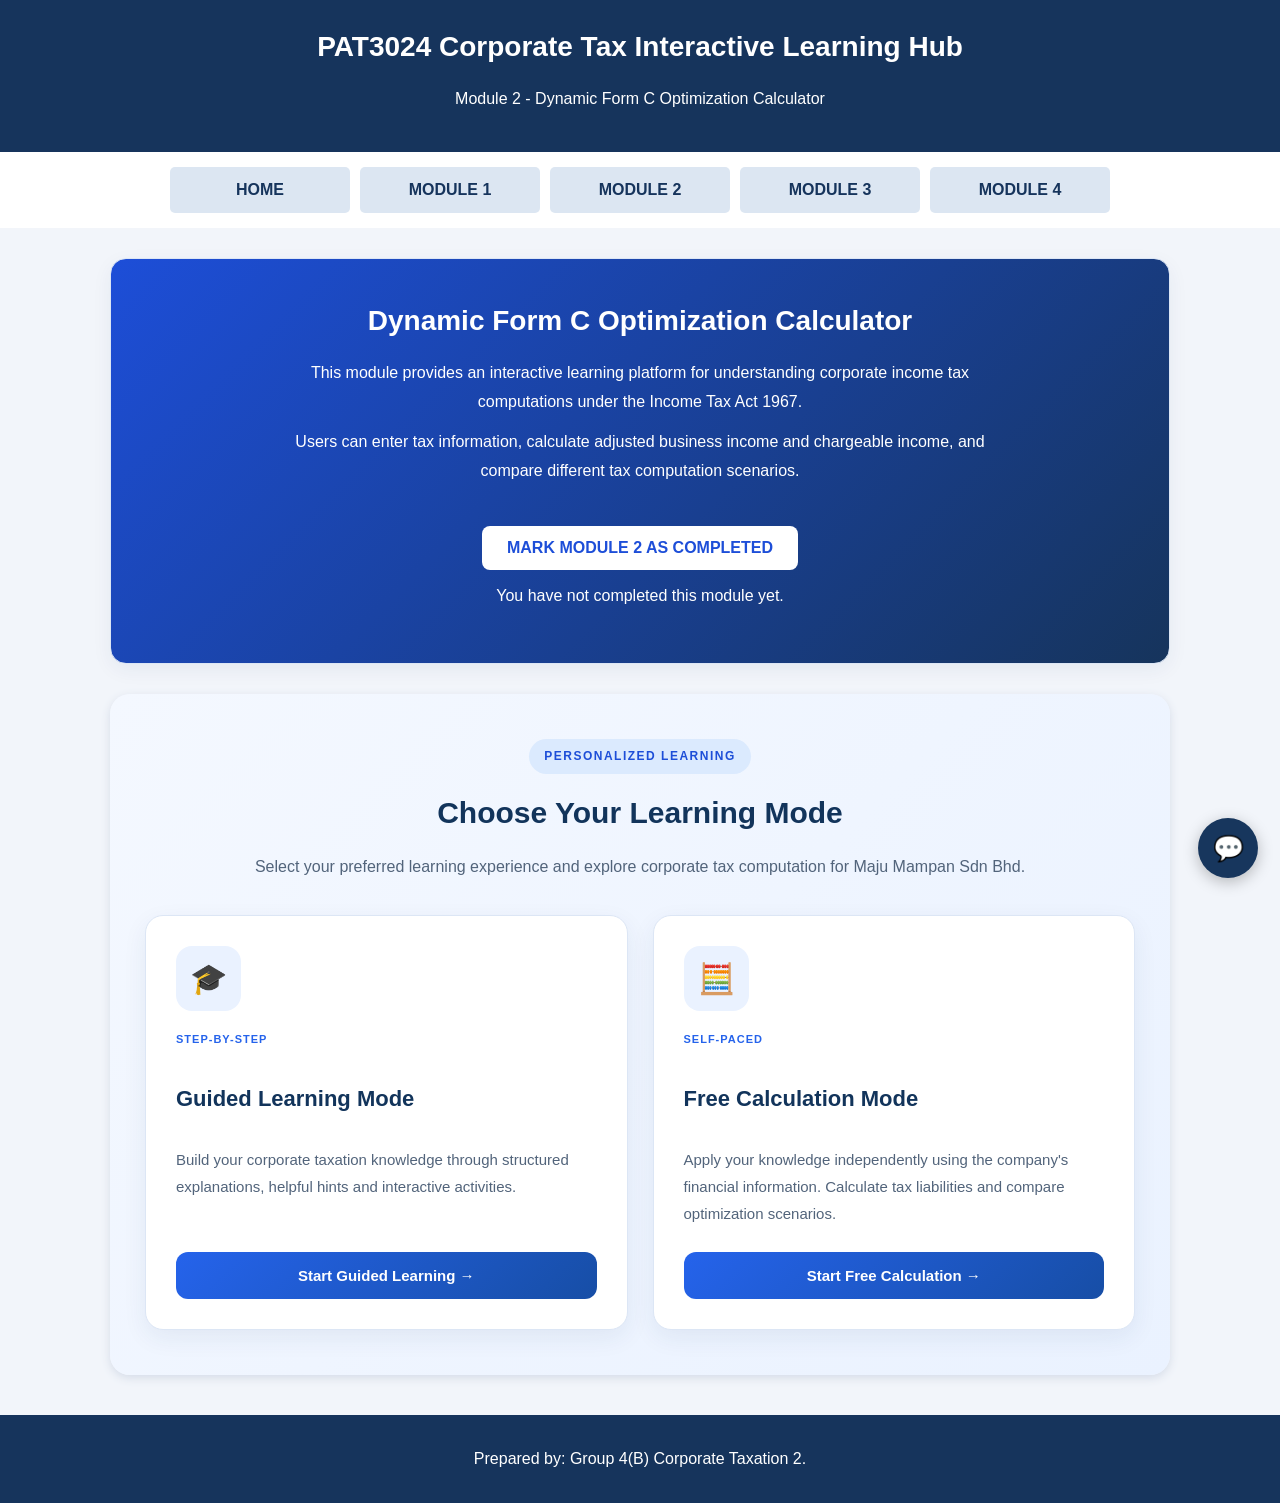
<file: calculator_updated (2).html>
<!DOCTYPE html>
<html lang="en">
<head>
    <meta charset="UTF-8">
    <meta name="viewport" content="width=device-width, initial-scale=1.0">
    <title>Module 2 - Dynamic Form C Optimization Calculator</title>
    <link rel="stylesheet" href="style.css">
<style>
        .non-allowable-expenses { margin: 14px 0 22px; padding: 14px; border: 1px solid #d5e2f3; border-radius: 10px; background: #fbfdff; }
        .non-allowable-expenses h4 { margin: 0 0 8px; color: #16345c; }
        .non-allowable-grid { display: grid; gap: 8px; }
        .non-allowable-header, .non-allowable-row { display: grid; grid-template-columns: minmax(230px, 1.5fr) minmax(180px, 1fr) minmax(130px, .7fr); gap: 10px; align-items: center; }
        .non-allowable-header { font-weight: 700; font-size: .85rem; color: #17365d; padding: 8px 0; }
        .non-allowable-row { padding: 8px 0; border-top: 1px solid #e4ebf4; }
        .non-allowable-row label { margin: 0; }
        .non-allowable-row input { width: 100%; min-width: 0; box-sizing: border-box; }
        @media (max-width: 720px) { .non-allowable-header { display: none; } .non-allowable-row { grid-template-columns: 1fr; gap: 6px; } }
</style>
</head>

<body>

<header>
    <h1>PAT3024 Corporate Tax Interactive Learning Hub</h1>
    <p>Module 2 - Dynamic Form C Optimization Calculator</p>
</header>

<nav>
    <a href="index.html">HOME</a>
    <a href="case-hub.html">MODULE 1</a>
    <a href="calculator.html">MODULE 2</a>
    <a href="risk-scanner.html">MODULE 3</a>
    <a href="legal-explorer.html">MODULE 4</a>
</nav>

<main>

    <section id="module-intro">
        <h2>Dynamic Form C Optimization Calculator</h2>

        <p>
            This module provides an interactive learning platform
            for understanding corporate income tax computations
            under the Income Tax Act 1967.
        </p>

        <p>
            Users can enter tax information, calculate adjusted
            business income and chargeable income, and compare
            different tax computation scenarios.
        </p>

        <div class="completion-control">
    <button class="completion-button" id="complete-module-2"
        onclick="toggleModuleCompletion('module2')">
        MARK MODULE 2 AS COMPLETED
    </button>

    <p id="module2-status">
        You have not completed this module yet.
    </p>
</div>
    </section>

<!-- CALCULATOR MODE SELECTION -->

<section id="calculator-mode-selection" class="learning-mode-section">

    <div class="learning-mode-heading">
        <span class="learning-mode-label">PERSONALIZED LEARNING</span>

        <h2>Choose Your Learning Mode</h2>

        <p>
            Select your preferred learning experience and
            explore corporate tax computation for
            Maju Mampan Sdn Bhd.
        </p>
    </div>

    <div class="learning-mode-grid">

        <div class="learning-mode-card">

            <div class="learning-mode-icon">🎓</div>

            <span class="learning-mode-tag">STEP-BY-STEP</span>

            <h3>Guided Learning Mode</h3>

            <p>
                Build your corporate taxation knowledge
                through structured explanations,
                helpful hints and interactive activities.
            </p>

            <button type="button"
                    class="learning-mode-button"
                    onclick="selectCalculatorMode('guided')">
                Start Guided Learning →
            </button>

        </div>

        <div class="learning-mode-card">

            <div class="learning-mode-icon">🧮</div>

            <span class="learning-mode-tag">SELF-PACED</span>

            <h3>Free Calculation Mode</h3>

            <p>
                Apply your knowledge independently using
                the company's financial information.
                Calculate tax liabilities and compare
                optimization scenarios.
            </p>

            <button type="button"
                    class="learning-mode-button"
                    onclick="selectCalculatorMode('free')">
                Start Free Calculation →
            </button>

        </div>

    </div>

</section>


    <section id="company-information" hidden>
        <h2>Company Information</h2>

        <p><strong>Company:</strong> Maju Mampan Sdn Bhd</p>
        <p><strong>Financial Year Ended:</strong> 31 October 2025</p>
        <p><strong>Year of Assessment:</strong> 2025</p>
        <p><strong>Company Status:</strong> Malaysian Resident Company</p>
    </section>

    <section id="tax-input" hidden>
        <h2>Tax Computation Input Form</h2>

        <p>
            Enter the relevant financial information to calculate
            the company's adjusted business income and chargeable income.
        </p>

        <button type="button"
        class="learning-mode-button"
        onclick="backToCalculatorMode()">
    ← Back to Choose Your Learning Mode
</button>

<!-- GUIDED LEARNING PANEL -->
<div id="guided-learning-panel" class="guided-learning-panel" hidden>

    <!-- HEADER -->
    <div class="guided-header">

        <span class="guided-label">INTERACTIVE LEARNING JOURNEY</span>

        <h2>Corporate Tax Computation</h2>

        <p>
            Follow five guided learning steps to understand
            the corporate tax computation of Maju Mampan Sdn Bhd.
        </p>

    </div>

    <!-- PROGRESS SECTION -->
    <div class="guided-progress-card">

        <div class="guided-progress-heading">
            <div>
                <span class="guided-small-label">YOUR PROGRESS</span>
                <h3 id="guided-step-counter">Step 1 of 5</h3>
            </div>

            <div class="guided-progress-icon">📚</div>
        </div>

        <div class="guided-progress-track">
            <div id="guided-progress-fill"></div>
        </div>

    </div>

    <!-- LEARNING CONTENT -->
    <div class="guided-step-content">

        <div class="guided-content-heading">

            <div class="guided-content-icon">📖</div>

            <div>
                <span class="guided-small-label">LEARNING MODULE</span>
                <h3 id="guided-step-title">1. Business Income</h3>
            </div>

        </div>

        <p id="guided-step-explanation">
            Start with the company's Profit Before Tax (PBT)
            based on its audited income statement.
        </p>

        <!-- LEARNING TIP -->
        <div class="guided-tip">

            <div class="guided-tip-heading">
                <span>💡</span>
                <strong>Learning Tip</strong>
            </div>

            <p id="guided-step-tip">
                Profit Before Tax is the starting point
                for the corporate tax computation.
            </p>

        </div>

    </div>

    <!-- PRACTICE ACTIVITY -->
    <div class="guided-practice" id="guided-practice">

        <div class="guided-practice-header">

            <div class="guided-practice-icon">✏️</div>

            <div>
                <span class="guided-small-label">KNOWLEDGE CHECK</span>
                <h3 id="practice-title">Test Your Understanding</h3>
            </div>

        </div>

        <p id="practice-question">
            Based on the audited income statement of
            Maju Mampan Sdn Bhd, enter the Profit Before Tax.
        </p>

        <div id="practice-input-area">

            <label for="guided-pbt-answer">
                Profit Before Tax (RM)
            </label>

            <input type="number"
                id="guided-pbt-answer"
                placeholder="Enter your answer">

            <button type="button"
                class="guided-check-button"
                onclick="checkGuidedPBT()">
                CHECK MY ANSWER →
            </button>

            <p id="guided-pbt-feedback"></p>

        </div>

    </div>

    <!-- NAVIGATION -->
    <div class="guided-navigation">

        <button type="button"
            id="guided-previous"
            class="guided-nav-button guided-previous-button"
            onclick="changeGuidedStep(-1)"
            disabled>
            ← Previous
        </button>

        <button type="button"
            id="guided-next"
            class="guided-nav-button guided-next-button"
            onclick="changeGuidedStep(1)">
            Next Step →
        </button>

    </div>

</div>
<!-- END GUIDED LEARNING PANEL -->



        <h3>1. Business Income</h3>

        <label for="profit-before-tax">Profit Before Tax (RM)</label>
        <input type="number" id="profit-before-tax"
               placeholder="Enter profit before tax">

        <h3>2. Tax Adjustments</h3>

        <label for="add-back">Total Add Back: Non-Allowable Expenses (RM)</label>
        <input type="number" id="add-back" value="0" readonly
               aria-describedby="add-back-help">
        <p id="add-back-help">Enter only the amount that is tax-disallowed for each item below. The total is calculated automatically and used in the tax computation. Enter 0 for NIL.</p>

        <div class="non-allowable-expenses">
            <h4>Detailed Non-Allowable Expenses</h4>
            <p>Use the exact case-study items below. The ITA references are shown beside each item; enter only the amount disallowed for tax purposes. Verify treatment against the case facts and your lecturer’s notes.</p>
            <div class="non-allowable-grid">
<div class="non-allowable-header"><span>Expense item</span><span>ITA subsection / tax reference</span><span>Add-back amount (RM)</span></div>
<div class="non-allowable-row">
<label for="nonallow-1">Provision for stock obsolescence</label>
<input type="text" id="nonallow-ref-1" value="s.33(1) – provision not incurred" readonly aria-label="Provision for stock obsolescence ITA subsection or reference">
<input type="number" id="nonallow-1" class="nonallowable-amount" min="0" step="0.01" value="0" placeholder="0.00" aria-label="Provision for stock obsolescence add-back amount">
</div>
<div class="non-allowable-row">
<label for="nonallow-2">Damaged stock written off</label>
<input type="text" id="nonallow-ref-2" value="s.34(2) – bad/trading stock write-off (check facts)" readonly aria-label="Damaged stock written off ITA subsection or reference">
<input type="number" id="nonallow-2" class="nonallowable-amount" min="0" step="0.01" value="0" placeholder="0.00" aria-label="Damaged stock written off add-back amount">
</div>
<div class="non-allowable-row">
<label for="nonallow-3">Excess EPF contribution</label>
<input type="text" id="nonallow-ref-3" value="s.34(4) – approved scheme contribution limit" readonly aria-label="Excess EPF contribution ITA subsection or reference">
<input type="number" id="nonallow-3" class="nonallowable-amount" min="0" step="0.01" value="0" placeholder="0.00" aria-label="Excess EPF contribution add-back amount">
</div>
<div class="non-allowable-row">
<label for="nonallow-4">Staff training in Australia</label>
<input type="text" id="nonallow-ref-4" value="s.33(1) – wholly and exclusively business expense" readonly aria-label="Staff training in Australia ITA subsection or reference">
<input type="number" id="nonallow-4" class="nonallowable-amount" min="0" step="0.01" value="0" placeholder="0.00" aria-label="Staff training in Australia add-back amount">
</div>
<div class="non-allowable-row">
<label for="nonallow-5">Leave passage</label>
<input type="text" id="nonallow-ref-5" value="s.39(1)(m)" readonly aria-label="Leave passage ITA subsection or reference">
<input type="number" id="nonallow-5" class="nonallowable-amount" min="0" step="0.01" value="0" placeholder="0.00" aria-label="Leave passage add-back amount">
</div>
<div class="non-allowable-row">
<label for="nonallow-6">Existing customers (50% × RM23,000)</label>
<input type="text" id="nonallow-ref-6" value="s.39(1)(l) – entertainment, 50% disallowed" readonly aria-label="Existing customers (50% × RM23,000) ITA subsection or reference">
<input type="number" id="nonallow-6" class="nonallowable-amount" min="0" step="0.01" value="0" placeholder="0.00" aria-label="Existing customers (50% × RM23,000) add-back amount">
</div>
<div class="non-allowable-row">
<label for="nonallow-7">Potential customers</label>
<input type="text" id="nonallow-ref-7" value="s.39(1)(l) – entertainment, 50% disallowed" readonly aria-label="Potential customers ITA subsection or reference">
<input type="number" id="nonallow-7" class="nonallowable-amount" min="0" step="0.01" value="0" placeholder="0.00" aria-label="Potential customers add-back amount">
</div>
<div class="non-allowable-row">
<label for="nonallow-8">Suppliers (50% × RM42,000)</label>
<input type="text" id="nonallow-ref-8" value="s.39(1)(l) – entertainment, 50% disallowed" readonly aria-label="Suppliers (50% × RM42,000) ITA subsection or reference">
<input type="number" id="nonallow-8" class="nonallowable-amount" min="0" step="0.01" value="0" placeholder="0.00" aria-label="Suppliers (50% × RM42,000) add-back amount">
</div>
<div class="non-allowable-row">
<label for="nonallow-9">Overseas advertisement</label>
<input type="text" id="nonallow-ref-9" value="s.33(1) – business advertising expense" readonly aria-label="Overseas advertisement ITA subsection or reference">
<input type="number" id="nonallow-9" class="nonallowable-amount" min="0" step="0.01" value="0" placeholder="0.00" aria-label="Overseas advertisement add-back amount">
</div>
<div class="non-allowable-row">
<label for="nonallow-10">Golf club entrance fee</label>
<input type="text" id="nonallow-ref-10" value="s.39(1)(b) – capital/private nature" readonly aria-label="Golf club entrance fee ITA subsection or reference">
<input type="number" id="nonallow-10" class="nonallowable-amount" min="0" step="0.01" value="0" placeholder="0.00" aria-label="Golf club entrance fee add-back amount">
</div>
<div class="non-allowable-row">
<label for="nonallow-11">Provision for sales incentives</label>
<input type="text" id="nonallow-ref-11" value="s.33(1) – provision not incurred" readonly aria-label="Provision for sales incentives ITA subsection or reference">
<input type="number" id="nonallow-11" class="nonallowable-amount" min="0" step="0.01" value="0" placeholder="0.00" aria-label="Provision for sales incentives add-back amount">
</div>
<div class="non-allowable-row">
<label for="nonallow-12">Interest on KPJ investment</label>
<input type="text" id="nonallow-ref-12" value="s.33(1) – not attributable to business source" readonly aria-label="Interest on KPJ investment ITA subsection or reference">
<input type="number" id="nonallow-12" class="nonallowable-amount" min="0" step="0.01" value="0" placeholder="0.00" aria-label="Interest on KPJ investment add-back amount">
</div>
<div class="non-allowable-row">
<label for="nonallow-13">Statutory audit fees</label>
<input type="text" id="nonallow-ref-13" value="s.33(1) – business expense" readonly aria-label="Statutory audit fees ITA subsection or reference">
<input type="number" id="nonallow-13" class="nonallowable-amount" min="0" step="0.01" value="0" placeholder="0.00" aria-label="Statutory audit fees add-back amount">
</div>
<div class="non-allowable-row">
<label for="nonallow-14">Tax filing and secretarial fees</label>
<input type="text" id="nonallow-ref-14" value="s.33(1) – business expense" readonly aria-label="Tax filing and secretarial fees ITA subsection or reference">
<input type="number" id="nonallow-14" class="nonallowable-amount" min="0" step="0.01" value="0" placeholder="0.00" aria-label="Tax filing and secretarial fees add-back amount">
</div>
<div class="non-allowable-row">
<label for="nonallow-15">Tax audit enquiry fees</label>
<input type="text" id="nonallow-ref-15" value="s.39(1)(b) – tax enquiry/appeal-related expense (check facts)" readonly aria-label="Tax audit enquiry fees ITA subsection or reference">
<input type="number" id="nonallow-15" class="nonallowable-amount" min="0" step="0.01" value="0" placeholder="0.00" aria-label="Tax audit enquiry fees add-back amount">
</div>
<div class="non-allowable-row">
<label for="nonallow-16">Tax appeal fees</label>
<input type="text" id="nonallow-ref-16" value="s.39(1)(b) – income tax appeal expense" readonly aria-label="Tax appeal fees ITA subsection or reference">
<input type="number" id="nonallow-16" class="nonallowable-amount" min="0" step="0.01" value="0" placeholder="0.00" aria-label="Tax appeal fees add-back amount">
</div>
<div class="non-allowable-row">
<label for="nonallow-17">Legal fees – employee wage advances</label>
<input type="text" id="nonallow-ref-17" value="s.33(1) – business-related (check facts)" readonly aria-label="Legal fees – employee wage advances ITA subsection or reference">
<input type="number" id="nonallow-17" class="nonallowable-amount" min="0" step="0.01" value="0" placeholder="0.00" aria-label="Legal fees – employee wage advances add-back amount">
</div>
<div class="non-allowable-row">
<label for="nonallow-18">Renewal of tenancy agreement</label>
<input type="text" id="nonallow-ref-18" value="s.33(1) – revenue tenancy renewal (check facts)" readonly aria-label="Renewal of tenancy agreement ITA subsection or reference">
<input type="number" id="nonallow-18" class="nonallowable-amount" min="0" step="0.01" value="0" placeholder="0.00" aria-label="Renewal of tenancy agreement add-back amount">
</div>
<div class="non-allowable-row">
<label for="nonallow-19">Cancellation of security system contract</label>
<input type="text" id="nonallow-ref-19" value="s.39(1)(b) – capital/termination nature (check facts)" readonly aria-label="Cancellation of security system contract ITA subsection or reference">
<input type="number" id="nonallow-19" class="nonallowable-amount" min="0" step="0.01" value="0" placeholder="0.00" aria-label="Cancellation of security system contract add-back amount">
</div>
<div class="non-allowable-row">
<label for="nonallow-20">Additional tools</label>
<input type="text" id="nonallow-ref-20" value="s.39(1)(c) / Schedule 3 – capital item; claim CA if eligible" readonly aria-label="Additional tools ITA subsection or reference">
<input type="number" id="nonallow-20" class="nonallowable-amount" min="0" step="0.01" value="0" placeholder="0.00" aria-label="Additional tools add-back amount">
</div>
<div class="non-allowable-row">
<label for="nonallow-21">Trade debts written off</label>
<input type="text" id="nonallow-ref-21" value="s.34(2) – specific irrecoverable trade debt" readonly aria-label="Trade debts written off ITA subsection or reference">
<input type="number" id="nonallow-21" class="nonallowable-amount" min="0" step="0.01" value="0" placeholder="0.00" aria-label="Trade debts written off add-back amount">
</div>
<div class="non-allowable-row">
<label for="nonallow-22">General provision</label>
<input type="text" id="nonallow-ref-22" value="s.34(2) – general provision not deductible" readonly aria-label="General provision ITA subsection or reference">
<input type="number" id="nonallow-22" class="nonallowable-amount" min="0" step="0.01" value="0" placeholder="0.00" aria-label="General provision add-back amount">
</div>
<div class="non-allowable-row">
<label for="nonallow-23">Specific provision</label>
<input type="text" id="nonallow-ref-23" value="s.34(2) – assess based on specific debt irrecoverability" readonly aria-label="Specific provision ITA subsection or reference">
<input type="number" id="nonallow-23" class="nonallowable-amount" min="0" step="0.01" value="0" placeholder="0.00" aria-label="Specific provision add-back amount">
</div>
<div class="non-allowable-row">
<label for="nonallow-24">Bad debts recovered</label>
<input type="text" id="nonallow-ref-24" value="s.30(1) – recovery of previously deducted debt" readonly aria-label="Bad debts recovered ITA subsection or reference">
<input type="number" id="nonallow-24" class="nonallowable-amount" min="0" step="0.01" value="0" placeholder="0.00" aria-label="Bad debts recovered add-back amount">
</div>
<div class="non-allowable-row">
<label for="nonallow-25">Realised trade foreign exchange loss</label>
<input type="text" id="nonallow-ref-25" value="s.33(1) – revenue trade FX loss" readonly aria-label="Realised trade foreign exchange loss ITA subsection or reference">
<input type="number" id="nonallow-25" class="nonallowable-amount" min="0" step="0.01" value="0" placeholder="0.00" aria-label="Realised trade foreign exchange loss add-back amount">
</div>
<div class="non-allowable-row">
<label for="nonallow-26">Unrealised trade foreign exchange loss</label>
<input type="text" id="nonallow-ref-26" value="PR 12/2019, para. 5.2 – generally not deductible until realised" readonly aria-label="Unrealised trade foreign exchange loss ITA subsection or reference">
<input type="number" id="nonallow-26" class="nonallowable-amount" min="0" step="0.01" value="0" placeholder="0.00" aria-label="Unrealised trade foreign exchange loss add-back amount">
</div>
<div class="non-allowable-row">
<label for="nonallow-27">Unrealised trade forex loss</label>
<input type="text" id="nonallow-ref-27" value="PR 12/2019, para. 5.2 – generally not deductible until realised" readonly aria-label="Unrealised trade forex loss ITA subsection or reference">
<input type="number" id="nonallow-27" class="nonallowable-amount" min="0" step="0.01" value="0" placeholder="0.00" aria-label="Unrealised trade forex loss add-back amount">
</div>
<div class="non-allowable-row">
<label for="nonallow-28">Excess motor vehicle rental</label>
<input type="text" id="nonallow-ref-28" value="s.39(1)(k)" readonly aria-label="Excess motor vehicle rental ITA subsection or reference">
<input type="number" id="nonallow-28" class="nonallowable-amount" min="0" step="0.01" value="0" placeholder="0.00" aria-label="Excess motor vehicle rental add-back amount">
</div>
<div class="non-allowable-row">
<label for="nonallow-29">Approved Covid-19 Fund donation</label>
<input type="text" id="nonallow-ref-29" value="s.44(6) – deduction from aggregate income, not business expense" readonly aria-label="Approved Covid-19 Fund donation ITA subsection or reference">
<input type="number" id="nonallow-29" class="nonallowable-amount" min="0" step="0.01" value="0" placeholder="0.00" aria-label="Approved Covid-19 Fund donation add-back amount">
</div>
<div class="non-allowable-row">
<label for="nonallow-30">Political party donation</label>
<input type="text" id="nonallow-ref-30" value="s.39(1)(b) – donation not business expense" readonly aria-label="Political party donation ITA subsection or reference">
<input type="number" id="nonallow-30" class="nonallowable-amount" min="0" step="0.01" value="0" placeholder="0.00" aria-label="Political party donation add-back amount">
</div>
<div class="non-allowable-row">
<label for="nonallow-31">Retrenchment expenses</label>
<input type="text" id="nonallow-ref-31" value="s.33(1) – business expense (check facts)" readonly aria-label="Retrenchment expenses ITA subsection or reference">
<input type="number" id="nonallow-31" class="nonallowable-amount" min="0" step="0.01" value="0" placeholder="0.00" aria-label="Retrenchment expenses add-back amount">
</div>
<div class="non-allowable-row">
<label for="nonallow-32">Depreciation</label>
<input type="text" id="nonallow-ref-32" value="s.39(1)(b) – add back; claim capital allowance" readonly aria-label="Depreciation ITA subsection or reference">
<input type="number" id="nonallow-32" class="nonallowable-amount" min="0" step="0.01" value="0" placeholder="0.00" aria-label="Depreciation add-back amount">
</div>
<div class="non-allowable-row">
<label for="nonallow-33">Amortisation of goodwill</label>
<input type="text" id="nonallow-ref-33" value="s.39(1)(b) – capital; generally not deductible" readonly aria-label="Amortisation of goodwill ITA subsection or reference">
<input type="number" id="nonallow-33" class="nonallowable-amount" min="0" step="0.01" value="0" placeholder="0.00" aria-label="Amortisation of goodwill add-back amount">
</div>
</div>
        </div>

        <label for="deductions">Less: Allowable Deductions (RM)</label>
        <input type="number" id="deductions"
               placeholder="Enter allowable deductions">

        <label for="non-taxable-income">Less: Non-taxable Income (RM)
        </label>
        <input type="number" id="non-taxable-income"
              min="0" step="0.01"
              placeholder="Enter non-taxable income">

        <h3>3. Capital Allowances and Balancing Adjustments</h3>

        <label for="balancing-charge">Balancing Charge (RM)</label>
        <input type="number" id="balancing-charge"
               placeholder="Enter balancing charge">


        <label for="capital-allowance">Current Year Capital Allowances (RM)</label>
        <input type="number" id="capital-allowance"
               min="0" step="0.01"
               placeholder="Enter current year capital allowances">

        <label for="capital-allowance-bf">Unabsorbed Capital Allowances Brought Forward (RM)</label>
        <input type="number" id="capital-allowance-bf"
               min="0" step="0.01"
               placeholder="Enter capital allowances brought forward">

        <label for="industrial-building-allowance">
    Less: Industrial Building Allowance (RM)
</label>
<input type="number" id="industrial-building-allowance"
       min="0" step="0.01"
       placeholder="Enter industrial building allowance">


        <h3>4. Other Income and Donations</h3>

<label for="other-income">Other Statutory Income (RM)</label>
<input type="number" id="other-income"
       placeholder="Enter other statutory income">

<label for="approved-donations">Approved Donations (RM)</label>
<input type="number" id="approved-donations"
       placeholder="Enter approved donations">

<h3>5. AaDab Optimization Inputs</h3>

<p>
    Enter any additional deductions or capital allowances
    that are legally eligible and supported by documentation.
</p>
<div class="aadab-learning-guide">

    <h3>Understanding AaDab Optimization</h3>

    <p>
        AaDab Optimization compares the company's original
        tax computation with a scenario that includes
        additional legally eligible tax deductions and
        capital allowances.
    </p>

    <div class="aadab-guide-item">
        <h4>1. Additional Allowable Deductions</h4>
        <p>
            Enter additional deductions only where the
            expenditure qualifies under the relevant tax
            provisions and is supported by proper documents.
        </p>
    </div>

    <div class="aadab-guide-item">
        <h4>2. Additional Eligible Capital Allowances</h4>
        <p>
            Enter additional capital allowances only where
            the qualifying capital expenditure and applicable
            allowance requirements are satisfied.
        </p>
    </div>

    <p class="aadab-warning">
        <strong>Important:</strong> Do not enter personal,
        artificial or unsupported expenses as tax
        optimization items.
    </p>

</div>
<label for="optimized-deductions">
    Additional Allowable Deductions - AaDab Scenario (RM)
</label>
<input type="number" id="optimized-deductions"
       min="0" step="0.01"
       placeholder="Enter additional allowable deductions">

<label for="optimized-capital-allowance">
    Additional Eligible Capital Allowances - AaDab Scenario (RM)
</label>
<input type="number" id="optimized-capital-allowance"
       min="0" step="0.01"
       placeholder="Enter additional eligible capital allowances">

        <label for="special-deduction">
    Special Deduction - Secretarial and Tax Filing Fees (RM)
</label>
<input type="number" id="special-deduction"
       min="0" step="0.01"
       placeholder="Enter special deduction">

        <button type="button" onclick="calculateTax()">
            CALCULATE TAX
        </button>
    <button type="button" class="reset-calculator-button"
        onclick="resetCalculator()">
        RESET CALCULATOR
    </button>
        <div id="calculation-result">
            <h3>Calculation Results</h3>
            <p>Your tax computation results will appear here.</p>
        </div>
    </section>

</main>

<footer>
    <p>Prepared by: Group 4(B) Corporate Taxation 2.</p>

</footer>




<script>

// GUIDED LEARNING STEP CONTENT

const guidedSteps = [
    {
        title: "1. Business Income",
        explanation: "Start with the company's Profit Before Tax (PBT) based on its audited income statement.",
        tip: "Profit Before Tax is the starting point for the corporate tax computation."
    },
    {
    title: "2. Tax Adjustments",
    explanation: "Analyse Notes 1 to 13 of Maju Mampan Sdn Bhd's financial statements. Identify non-allowable expenses, allowable deductions, exempt income and other tax adjustments required to determine adjusted business income.",
    tip: "Examine each transaction carefully. Classify it as an add-back, deduction or NIL based on the applicable provisions of the Income Tax Act 1967."
},
    {
        title: "3. Capital Allowances and Balancing Adjustments",
        explanation: "Consider balancing charges, current year capital allowances and unabsorbed capital allowances brought forward.",
        tip: "Capital allowances are considered separately from accounting depreciation."
    },
    {
        title: "4. Other Income and Donations",
        explanation: "Review other statutory income and approved donations relevant to the company's tax computation.",
        tip: "Check the tax treatment and applicable limits before entering these amounts."
    },
    {
        title: "5. AaDab Optimization Inputs",
        explanation: "Consider additional deductions and capital allowances that are legally eligible and supported by documentation.",
        tip: "Tax optimization must follow the Income Tax Act 1967 and must not involve artificial arrangements."
    }
];

let currentGuidedStep = 0;

function displayGuidedStep() {

    const step = guidedSteps[currentGuidedStep];

    document.getElementById("guided-step-counter").textContent =
        "Step " + (currentGuidedStep + 1) + " of 5";

    document.getElementById("guided-step-title").textContent =
        step.title;

    document.getElementById("guided-step-explanation").textContent =
        step.explanation;

    document.getElementById("guided-step-tip").textContent =
        step.tip;

// Change the practice activity according to the current step

const practiceTitle = document.getElementById("practice-title");
const practiceQuestion = document.getElementById("practice-question");
const practiceArea = document.getElementById("practice-input-area");

const practiceActivities = [
    {
        title: "Test Your Understanding",
        question: "Based on the audited income statement of Maju Mampan Sdn Bhd, enter the Profit Before Tax.",
        content: `
            <label for="guided-pbt-answer">Profit Before Tax (RM)</label>
            <input type="number" id="guided-pbt-answer"
                placeholder="Enter your answer">
            <button type="button" onclick="checkGuidedPBT()">
                CHECK MY ANSWER
            </button>
            <p id="guided-pbt-feedback"></p>
        `
    },
       
{
    title: "Tax Adjustment Activity",
    question: "Complete the tax adjustment questions based on Maju Mampan Sdn Bhd's Case Study 2.",
    content: `
        <div class="guided-quiz">
            <h3>Tax Adjustment Practice – Case Study 2</h3>

            <p>Answer each question using the information in Notes 1–13.</p>

            <div class="tax-question">
                <p><strong>Question 1 – Note 1: Stock Obsolescence</strong></p>
                <p>The company recorded a general provision for stock obsolescence of RM220,000. What is the tax treatment?</p>
                <label class="guided-option"><input type="radio" name="tax-q1" value="a"> A. Allow the full provision as a deduction.</label>
                <label class="guided-option"><input type="radio" name="tax-q1" value="b"> B. Add back the general provision.</label>
                <label class="guided-option"><input type="radio" name="tax-q1" value="c"> C. Treat it as approved donation.</label>
                <button type="button" onclick="checkGuidedTaxAdjustment(1)">CHECK ANSWER</button>
                <p id="tax-feedback-1"></p>
            </div>

            <hr>

            <div class="tax-question">
                <p><strong>Question 2 – Note 1: Damaged Stock</strong></p>
                <p>Stock costing RM87,800 was actually damaged and written off during the year. What is the treatment?</p>
                <label class="guided-option"><input type="radio" name="tax-q2" value="a"> A. Add back the entire amount.</label>
                <label class="guided-option"><input type="radio" name="tax-q2" value="b"> B. Treat it as capital expenditure.</label>
                <label class="guided-option"><input type="radio" name="tax-q2" value="c"> C. NIL adjustment if the actual stock loss is properly supported.</label>
                <button type="button" onclick="checkGuidedTaxAdjustment(2)">CHECK ANSWER</button>
                <p id="tax-feedback-2"></p>
            </div>

            <hr>

            <div class="tax-question">
                <p><strong>Question 3 – Note 3: EPF Contribution</strong></p>
                <p>The employer contributed RM300,000 to EPF. Based on the worksheet's 19% limit and staff remuneration of RM1,400,000, what amount is disallowed?</p>
                <label class="guided-option"><input type="radio" name="tax-q3" value="a"> A. RM34,000</label>
                <label class="guided-option"><input type="radio" name="tax-q3" value="b"> B. RM266,000</label>
                <label class="guided-option"><input type="radio" name="tax-q3" value="c"> C. RM300,000</label>
                <button type="button" onclick="checkGuidedTaxAdjustment(3)">CHECK ANSWER</button>
                <p id="tax-feedback-3"></p>
            </div>

            <hr>

            <div class="tax-question">
                <p><strong>Question 4 – Note 4: Entertainment</strong></p>
                <p>Entertainment expenses for existing customers, potential customers and suppliers are recorded. According to the Tax Rules Q1 worksheet, what is the general restriction applied?</p>
                <label class="guided-option"><input type="radio" name="tax-q4" value="a"> A. 100% disallowed.</label>
                <label class="guided-option"><input type="radio" name="tax-q4" value="b"> B. 50% disallowed, subject to applicable exceptions.</label>
                <label class="guided-option"><input type="radio" name="tax-q4" value="c"> C. 100% deductible in every case.</label>
                <button type="button" onclick="checkGuidedTaxAdjustment(4)">CHECK ANSWER</button>
                <p id="tax-feedback-4"></p>
            </div>

            <hr>

            <div class="tax-question">
                <p><strong>Question 5 – Note 5: Finance Charges</strong></p>
                <p>RM5,500 interest expense relates to borrowing used to purchase shares in KPJ Healthcare Berhad. What adjustment is proposed in the worksheet?</p>
                <label class="guided-option"><input type="radio" name="tax-q5" value="a"> A. Add back RM5,500.</label>
                <label class="guided-option"><input type="radio" name="tax-q5" value="b"> B. Deduct an additional RM5,500.</label>
                <label class="guided-option"><input type="radio" name="tax-q5" value="c"> C. Treat it as capital allowance.</label>
                <button type="button" onclick="checkGuidedTaxAdjustment(5)">CHECK ANSWER</button>
                <p id="tax-feedback-5"></p>
            </div>

            <hr>

            <div class="tax-question">
                <p><strong>Question 6 – Note 6: Professional and Legal Fees</strong></p>
                <p>Which expense is identified as requiring an add-back in the worksheet?</p>
                <label class="guided-option"><input type="radio" name="tax-q6" value="a"> A. Statutory audit fees.</label>
                <label class="guided-option"><input type="radio" name="tax-q6" value="b"> B. Tax audit enquiry fees of RM22,000.</label>
                <label class="guided-option"><input type="radio" name="tax-q6" value="c"> C. Legal fees for tenancy renewal.</label>
                <button type="button" onclick="checkGuidedTaxAdjustment(6)">CHECK ANSWER</button>
                <p id="tax-feedback-6"></p>
            </div>

            <hr>

            <div class="tax-question">
                <p><strong>Question 7 – Note 7: Contract Cancellation</strong></p>
                <p>The company paid RM18,000 to cancel a contract to install a high-tech security system. What is the proposed treatment in the worksheet?</p>
                <label class="guided-option"><input type="radio" name="tax-q7" value="a"> A. Add back, subject to the capital or revenue character of the expenditure.</label>
                <label class="guided-option"><input type="radio" name="tax-q7" value="b"> B. Claim as approved donation.</label>
                <label class="guided-option"><input type="radio" name="tax-q7" value="c"> C. Claim as employee remuneration.</label>
                <button type="button" onclick="checkGuidedTaxAdjustment(7)">CHECK ANSWER</button>
                <p id="tax-feedback-7"></p>
            </div>

            <hr>

            <div class="tax-question">
                <p><strong>Question 8 – Note 8: Additional Tools</strong></p>
                <p>The company incurred RM15,000 for additional tools with a lifespan of two years. How should this expenditure be treated?</p>
                <label class="guided-option"><input type="radio" name="tax-q8" value="a"> A. Allow it as an ordinary repair expense without adjustment.</label>
                <label class="guided-option"><input type="radio" name="tax-q8" value="b"> B. Add it back as capital expenditure and consider capital allowance eligibility separately.</label>
                <label class="guided-option"><input type="radio" name="tax-q8" value="c"> C. Treat it as an approved donation.</label>
                <button type="button" onclick="checkGuidedTaxAdjustment(8)">CHECK ANSWER</button>
                <p id="tax-feedback-8"></p>
            </div>

            <hr>

            <div class="tax-question">
                <p><strong>Question 9 – Note 9: General Provision for Bad Debts</strong></p>
                <p>What is the treatment of the RM120,000 general provision for trade debts?</p>
                <label class="guided-option"><input type="radio" name="tax-q9" value="a"> A. Add back the general provision.</label>
                <label class="guided-option"><input type="radio" name="tax-q9" value="b"> B. Deduct it as capital allowance.</label>
                <label class="guided-option"><input type="radio" name="tax-q9" value="c"> C. Treat it as exempt income.</label>
                <button type="button" onclick="checkGuidedTaxAdjustment(9)">CHECK ANSWER</button>
                <p id="tax-feedback-9"></p>
            </div>

            <hr>

            <div class="tax-question">
                <p><strong>Question 10 – Note 10: Foreign Exchange</strong></p>
                <p>How should the unrealised trade foreign exchange loss of RM44,000 be treated according to the worksheet?</p>
                <label class="guided-option"><input type="radio" name="tax-q10" value="a"> A. Deduct it again.</label>
                <label class="guided-option"><input type="radio" name="tax-q10" value="b"> B. Add back the unrealised loss.</label>
                <label class="guided-option"><input type="radio" name="tax-q10" value="c"> C. Treat it as a donation.</label>
                <button type="button" onclick="checkGuidedTaxAdjustment(10)">CHECK ANSWER</button>
                <p id="tax-feedback-10"></p>
            </div>

            <hr>

            <div class="tax-question">
                <p><strong>Question 11 – Note 11: Motor Vehicle Lease</strong></p>
                <p>The company leases a passenger motor car costing RM190,000 when new. What should students consider?</p>
                <label class="guided-option"><input type="radio" name="tax-q11" value="a"> A. The full rental is automatically deductible.</label>
                <label class="guided-option"><input type="radio" name="tax-q11" value="b"> B. The statutory restriction on passenger motor vehicle lease rentals.</label>
                <label class="guided-option"><input type="radio" name="tax-q11" value="c"> C. The rental is an approved donation.</label>
                <button type="button" onclick="checkGuidedTaxAdjustment(11)">CHECK ANSWER</button>
                <p id="tax-feedback-11"></p>
            </div>

            <hr>

            <div class="tax-question">
                <p><strong>Question 12 – Note 12: Donations</strong></p>
                <p>Which donation is identified as a political donation and added back in the worksheet?</p>
                <label class="guided-option"><input type="radio" name="tax-q12" value="a"> A. Approved Covid-19 Fund donation of RM98,000.</label>
                <label class="guided-option"><input type="radio" name="tax-q12" value="b"> B. Political party donation of RM70,000.</label>
                <label class="guided-option"><input type="radio" name="tax-q12" value="c"> C. Both donations are automatically deductible.</label>
                <button type="button" onclick="checkGuidedTaxAdjustment(12)">CHECK ANSWER</button>
                <p id="tax-feedback-12"></p>
            </div>

            <hr>

            <div class="tax-question">
                <p><strong>Question 13 – Note 13: Retrenchment Expenses</strong></p>
                <p>The company paid RM352,000 in retrenchment payments to redundant employees. What is the proposed treatment in the worksheet?</p>
                <label class="guided-option"><input type="radio" name="tax-q13" value="a"> A. Add back the entire amount.</label>
                <label class="guided-option"><input type="radio" name="tax-q13" value="b"> B. No adjustment, subject to the business purpose and supporting evidence.</label>
                <label class="guided-option"><input type="radio" name="tax-q13" value="c"> C. Treat it as capital allowance.</label>
                <button type="button" onclick="checkGuidedTaxAdjustment(13)">CHECK ANSWER</button>
                <p id="tax-feedback-13"></p>
            </div>

            <hr>

            <p><strong>Quiz progress:</strong> <span id="tax-quiz-progress">0 / 13 completed</span></p>
        </div>
    `
},
    {
    title: "Capital Allowance Activity",
    question: "According to Note 14, the factory was purchased for RM770,000, including land costing RM70,000. Calculate the factory cost excluding land.",
    content: `
        <div class="guided-quiz">
            <p><strong>Question 1: Calculate the factory cost excluding land.</strong></p>

            <p>
                Factory purchase price: RM770,000<br>
                Land cost: RM70,000
            </p>

            <label for="guided-factory-answer">
                Your answer (RM)
            </label>

            <input
                type="number"
                id="guided-factory-answer"
                placeholder="Enter your answer"
            >

            <button type="button" onclick="checkGuidedCapitalAllowance()">
                CHECK MY ANSWER
            </button>

            <p id="guided-ca-feedback"></p>
        </div>
    `
},
    {
    title: "Other Income and Donations Activity",
    question: "According to Note 2, calculate the total dividend income received by Maju Mampan Sdn Bhd.",
    content: `
        <div class="guided-quiz">
            <p><strong>Question 1: Calculate the total dividend income.</strong></p>

            <p>
                Single-tier dividend from KPJ Healthcare Berhad:
                RM141,000<br><br>

                Dividend from an Australian company remitted to Malaysia:
                RM52,000
            </p>

            <label for="guided-dividend-answer">
                Your answer (RM)
            </label>

            <input
                type="number"
                id="guided-dividend-answer"
                placeholder="Enter your answer"
            >

            <button type="button" onclick="checkGuidedDividend()">
                CHECK MY ANSWER
            </button>

            <p id="guided-dividend-feedback"></p>
        </div>
    `
},
    {
    title: "AaDab Optimization Activity",
    question: "AaDab Optimization allows students to consider additional eligible deductions and capital allowances. Identify the TWO optimization inputs available in the calculator.",
    content: `
        <div class="guided-quiz">
            <p><strong>Question 1: Select the TWO correct inputs.</strong></p>

            <label class="guided-option">
                <input type="checkbox" name="optimization-answer" value="a">
                A. Additional Allowable Deductions
            </label>

            <label class="guided-option">
                <input type="checkbox" name="optimization-answer" value="b">
                B. Additional Eligible Capital Allowances
            </label>

            <label class="guided-option">
                <input type="checkbox" name="optimization-answer" value="c">
                C. Personal Household Expenses
            </label>

            <label class="guided-option">
                <input type="checkbox" name="optimization-answer" value="d">
                D. Personal Entertainment Expenses
            </label>

            <button type="button" onclick="checkGuidedOptimization()">
                CHECK MY ANSWER
            </button>

            <p id="guided-optimization-feedback"></p>
        </div>
    `
},
];

const activity = practiceActivities[currentGuidedStep];

practiceTitle.textContent = activity.title;
practiceQuestion.textContent = activity.question;
practiceArea.innerHTML = activity.content;

    document.getElementById("guided-progress-fill").style.width =
        ((currentGuidedStep + 1) / 5 * 100) + "%";

    document.getElementById("guided-previous").disabled =
        currentGuidedStep === 0;

    document.getElementById("guided-next").textContent =
        currentGuidedStep === 4 ? "Finish Guidance" : "Next Step →";
}

function changeGuidedStep(direction) {

    if (currentGuidedStep === 4 && direction === 1) {
        alert("Congratulations! You have completed the five guided learning steps.");
        return;
    }

    currentGuidedStep = Math.max(
        0,
        Math.min(4, currentGuidedStep + direction)
    );

    displayGuidedStep();
}

function checkGuidedPBT() {

    const answer = Number(
        document.getElementById("guided-pbt-answer").value
    );

    const feedback = document.getElementById("guided-pbt-feedback");

    if (document.getElementById("guided-pbt-answer").value === "") {
        feedback.textContent = "Please enter your answer first.";
        feedback.style.color = "#d97706";
        return;
    }

    if (answer === 1069000) {

        feedback.textContent =
            "Correct! Excellent work. The Profit Before Tax is RM1,069,000.";

        feedback.style.color = "green";

        document.getElementById("profit-before-tax").value = 1069000;

    } else {

        feedback.textContent =
            "Not quite. Review the audited income statement and try again.";

        feedback.style.color = "red";
    }
}


function updateNonAllowableTotal() {
    const inputs = document.querySelectorAll(".nonallowable-amount");
    const total = Array.from(inputs).reduce((sum, input) => {
        const amount = Number(input.value);
        return sum + (Number.isFinite(amount) && amount > 0 ? amount : 0);
    }, 0);
    const totalField = document.getElementById("add-back");
    if (totalField) totalField.value = total.toFixed(2);
}

document.addEventListener("input", function(event) {
    if (event.target && event.target.classList.contains("nonallowable-amount")) {
        updateNonAllowableTotal();
    }
});

function calculateTax() {
    // CHECK REQUIRED INPUTS BEFORE CALCULATION

    const requiredFields = [
        {
            id: "profit-before-tax",
            name: "Profit Before Tax"
        },
        {
            id: "add-back",
            name: "Non-Allowable Expenses"
        },
        {
            id: "deductions",
            name: "Allowable Deductions"
        },
        {
    id: "non-taxable-income",
    name: "Non-taxable Income"
        },
        {
            id: "balancing-charge",
            name: "Balancing Charge"
        },
        {
            id: "capital-allowance",
            name: "Current Year Capital Allowances"
        },
        {
            id: "capital-allowance-bf",
            name: "Unabsorbed Capital Allowances Brought Forward"
        },
        {
    id: "industrial-building-allowance",
    name: "Industrial Building Allowance"
},
        {
            id: "other-income",
            name: "Other Statutory Income"
        },
        {
    id: "approved-donations",
    name: "Approved Donations"
},
{
    id: "special-deduction",
    name: "Special Deduction - Secretarial and Tax Filing Fees"
}
    ];

    const missingFields = requiredFields.filter(field =>
        document.getElementById(field.id).value.trim() === ""
    );

    if (missingFields.length > 0) {

        alert(
            "Please complete the following fields. Enter 0 if the amount is NIL:\n\n" +
            missingFields.map(field => "- " + field.name).join("\n")
        );

        document.getElementById(missingFields[0].id).focus();

        return;
    }
        // CHECK FOR NEGATIVE TAX INPUTS

    const nonNegativeFields = [
    "add-back",
    "deductions",
    "non-taxable-income",
    "balancing-charge",
    "capital-allowance",
    "capital-allowance-bf",
    "industrial-building-allowance",
    "other-income",
    "approved-donations",
    "optimized-deductions",
    "optimized-capital-allowance",
    "special-deduction"
];

    const negativeFields = nonNegativeFields.filter(id => {
        const value = document.getElementById(id).value;
        return value !== "" && Number(value) < 0;
    });

    if (negativeFields.length > 0) {

        alert(
            "Negative amounts are not allowed in these fields. Please enter zero or a positive amount:\n\n" +
            negativeFields.map(id =>
                document.querySelector(`label[for="${id}"]`).textContent
            ).join("\n")
        );

        document.getElementById(negativeFields[0]).focus();

        return;
    }
    // 1. Retrieve original tax inputs
    const profitBeforeTax =
        Number(document.getElementById("profit-before-tax").value) || 0;

    const addBack =
        Number(document.getElementById("add-back").value) || 0;

    const deductions =
        Number(document.getElementById("deductions").value) || 0;

    const nonTaxableIncome =
    Number(document.getElementById("non-taxable-income").value) || 0;

    const balancingCharge =
        Number(document.getElementById("balancing-charge").value) || 0;

    const capitalAllowance =
        Number(document.getElementById("capital-allowance").value) || 0;

    const capitalAllowanceBF =
        Number(document.getElementById("capital-allowance-bf").value) || 0;

    const industrialBuildingAllowance =
    Number(document.getElementById("industrial-building-allowance").value) || 0;

    const otherIncome =
        Number(document.getElementById("other-income").value) || 0;

    const approvedDonations =
        Number(document.getElementById("approved-donations").value) || 0;

    // 2. Retrieve AaDab optimization inputs
    const optimizedDeductions =
        Number(document.getElementById("optimized-deductions").value) || 0;

    const optimizedCapitalAllowance =
        Number(document.getElementById("optimized-capital-allowance").value) || 0;

    const specialDeduction =
    Number(document.getElementById("special-deduction").value) || 0;

    // 3. Calculate each scenario
    function calculateScenario(
    extraDeductions,
    extraCapitalAllowances,
    extraSpecialDeduction
) {

    // Calculate Adjusted Business Income
    const adjustedBusinessIncome =
        profitBeforeTax
        + addBack
        - deductions
        - extraDeductions
        - extraSpecialDeduction
        - nonTaxableIncome;

    // Add Balancing Charge
    const adjustedIncomeAfterBC =
        adjustedBusinessIncome + balancingCharge;

    // Calculate Capital Allowances
    const totalCapitalAllowances =
        capitalAllowance
        + capitalAllowanceBF
        + extraCapitalAllowances;

    const availableIncomeForCA =
        Math.max(0, adjustedIncomeAfterBC);

    const capitalAllowancesAbsorbed =
        Math.min(totalCapitalAllowances, availableIncomeForCA);

    const unabsorbedCapitalAllowances =
        totalCapitalAllowances - capitalAllowancesAbsorbed;

    // Calculate Statutory Business Income
    const statutoryBusinessIncome =
        Math.max(
            0,
            adjustedIncomeAfterBC
            - capitalAllowancesAbsorbed
            - industrialBuildingAllowance
        );

    // Calculate Aggregate Income
    const aggregateIncome =
        statutoryBusinessIncome + otherIncome;

    // Calculate Allowable Donations
    const donationLimit =
        aggregateIncome * 0.10;

    const allowableDonations =
        Math.min(approvedDonations, donationLimit);

    // Calculate Chargeable Income
    const chargeableIncome =
        Math.max(0, aggregateIncome - allowableDonations);

    // Calculate Estimated Tax
    const estimatedTax =
        chargeableIncome * 0.24;

    return {
        adjustedBusinessIncome,
        adjustedIncomeAfterBC,
        totalCapitalAllowances,
        capitalAllowancesAbsorbed,
        unabsorbedCapitalAllowances,
        statutoryBusinessIncome,
        aggregateIncome,
        allowableDonations,
        chargeableIncome,
        estimatedTax
    };
}

    // 4. Calculate both scenarios
    // Unoptimized Scenario
const unoptimized = calculateScenario(0, 0, 0);

// AaDab-Optimized Scenario
const optimized = calculateScenario(
    optimizedDeductions,
    optimizedCapitalAllowance,
    specialDeduction
);

    // 5. Calculate tax savings
    const taxSavings =
        unoptimized.estimatedTax - optimized.estimatedTax;
// 5A. Calculate percentage change in estimated tax

const taxReductionPercentage =
    unoptimized.estimatedTax > 0
        ? (taxSavings / unoptimized.estimatedTax) * 100
        : 0;
    // 6. Format Malaysian Ringgit
    function formatRM(amount) {
        return "RM " + amount.toLocaleString("en-MY", {
            minimumFractionDigits: 2,
            maximumFractionDigits: 2
        });
    }

       // 7. Create accounting-style tax computation tables

    function tableRow(particulars, amount, rowClass = "") {
        return `
            <tr class="${rowClass}">
                <td>${particulars}</td>
                <td class="amount-cell">${formatRM(amount)}</td>
            </tr>
        `;
    }

    function buildScenarioTable(title, scenario, extraDeductions, extraCapitalAllowance, extraSpecialDeduction) {

        return `
            <div class="scenario-card">
                <h3>${title}</h3>

                <table class="tax-computation-table">
                    <thead>
                        <tr>
                            <th>Particulars</th>
                            <th>Amount (RM)</th>
                        </tr>
                    </thead>

                    <tbody>
                        ${tableRow("Less: Allowable Deductions", deductions)}
                    ${extraSpecialDeduction > 0
                        ? tableRow("Less: Special Deduction - Secretarial and Tax Filing Fees", extraSpecialDeduction)
                        : ""}
                        ${tableRow("Less: Additional AaDab Deductions", extraDeductions)}
                        ${tableRow("Less: Non-taxable Income", nonTaxableIncome)}

                        ${tableRow("Adjusted Business Income", scenario.adjustedBusinessIncome, "total-row")}

                        ${tableRow("Add: Balancing Charge", balancingCharge)}
                        ${tableRow("Adjusted Income After Balancing Charge", scenario.adjustedIncomeAfterBC, "subtotal-row")}

                        ${tableRow("Current Year Capital Allowances", capitalAllowance)}
                        ${tableRow("Unabsorbed Capital Allowances Brought Forward", capitalAllowanceBF)}
                        ${tableRow("Additional Eligible Capital Allowances", extraCapitalAllowance)}
                        ${tableRow("Total Capital Allowances Available", scenario.totalCapitalAllowances, "subtotal-row")}

                        ${tableRow("Less: Capital Allowances Absorbed", scenario.capitalAllowancesAbsorbed)}
                        ${tableRow("Less: Industrial Building Allowance", industrialBuildingAllowance)}
                        ${tableRow("Unabsorbed Capital Allowances Carried Forward", scenario.unabsorbedCapitalAllowances)}

                        ${tableRow("Statutory Business Income", scenario.statutoryBusinessIncome, "total-row")}

                        ${tableRow("Add: Other Statutory Income", otherIncome)}
                        ${tableRow("Aggregate Income", scenario.aggregateIncome, "total-row")}

                        ${tableRow("Approved Donations", approvedDonations)}
                        ${tableRow("Allowable Donations (10% Limit)", scenario.allowableDonations)}

                        ${tableRow("Chargeable Income", scenario.chargeableIncome, "final-row")}
                        ${tableRow("Estimated Corporate Tax (24%)", scenario.estimatedTax, "final-row")}
                    </tbody>
                </table>
            </div>
        `;
    }

    // 8. Display the results

    document.getElementById("calculation-result").innerHTML = `

        <h3>Detailed Tax Computation Results</h3>

        <p><strong>Tax Rate Used:</strong> 24%</p>

        <div class="scenario-comparison">

            ${buildScenarioTable(
    "Unoptimized Scenario",
    unoptimized,
    0,
    0,
    0
)}

            ${buildScenarioTable(
    "AaDab-Optimized Scenario",
    optimized,
    optimizedDeductions,
    optimizedCapitalAllowance,
    specialDeduction
)}

        </div>

        <hr>
<div class="optimization-summary-panel">

    <h3>Tax Savings Overview</h3>

    <div class="optimization-summary-grid">

        <div class="optimization-summary-item">
            <p>Unoptimized Estimated Tax</p>
            <h4>${formatRM(unoptimized.estimatedTax)}</h4>
        </div>

        <div class="optimization-summary-item">
            <p>AaDab-Optimized Estimated Tax</p>
            <h4>${formatRM(optimized.estimatedTax)}</h4>
        </div>

        <div class="optimization-summary-item">
            <p>Estimated Tax Savings</p>
            <h4>${formatRM(taxSavings)}</h4>
        </div>

        <div class="optimization-summary-item">
            <p>Percentage Change in Estimated Tax</p>
            <h4>${taxReductionPercentage.toFixed(2)}%</h4>
        </div>

    </div>

</div>
        <h3>AaDab Optimization Summary</h3>

        <table class="tax-computation-table">
            <thead>
                <tr>
                    <th>Particulars</th>
                    <th>Amount (RM)</th>
                </tr>
            </thead>

            <tbody>
                ${tableRow("Unoptimized Tax Payable", unoptimized.estimatedTax)}
                ${tableRow("AaDab-Optimized Tax Payable", optimized.estimatedTax)}
                ${tableRow("Estimated Tax Savings", taxSavings, "final-row")}
            </tbody>
        </table>

        
<div class="aadab-result-explanation">

    <h3>Understanding Your AaDab Results</h3>

    ${
        taxSavings > 0
        ? `
            <p class="result-success">
                <strong>Tax Reduction Achieved!</strong>
            </p>

            <p>
                The AaDab-Optimized Scenario produces a lower
                estimated tax liability than the Unoptimized
                Scenario.
            </p>

            <p>
                The estimated tax decreases from
                <strong>${formatRM(unoptimized.estimatedTax)}</strong>
                to
                <strong>${formatRM(optimized.estimatedTax)}</strong>.
            </p>

            <p>
                This represents estimated tax savings of
                <strong>${formatRM(taxSavings)}</strong>
                (${taxReductionPercentage.toFixed(2)}%).
            </p>

            <p>
                Review the additional deductions and capital
                allowances entered to ensure that each item
                is legally eligible and properly documented.
            </p>
        `
        : taxSavings < 0
        ? `
            <p class="result-warning">
                <strong>Higher Estimated Tax Liability</strong>
            </p>

            <p>
                The AaDab-Optimized Scenario produces a higher
                estimated tax liability. Review the figures
                and calculation inputs.
            </p>
        `
        : `
            <p class="result-neutral">
                <strong>No Change in Estimated Tax</strong>
            </p>

            <p>
                Both scenarios produce the same estimated
                corporate tax liability.
            </p>

            <p>
                This may occur when no additional optimization
                inputs are entered, or when the additional
                amounts do not reduce chargeable income under
                the calculator's current assumptions.
            </p>

            <p>
                Review the inputs and check whether the proposed
                deductions or capital allowances can be utilized.
            </p>
        `
    }

</div>


        <p><em>
            Simplified educational calculation only.
            Additional deductions and capital allowances must be
            legally eligible, properly supported and subject to
            the relevant provisions of the Income Tax Act 1967.
            The 24% tax rate is an illustrative assumption, not
            a determination of the company's actual tax rate.
        </em></p>

    `;
}
       
const taxAdjustmentAnswers = {
    1: {
        answer: "b",
        explanation: "The RM220,000 general provision is added back because it is an estimated provision. A properly supported actual stock write-down must be considered separately."
    },
    2: {
        answer: "c",
        explanation: "The RM87,800 represents actual damaged stock written off. The worksheet treats this as deductible, provided the loss is properly supported."
    },
    3: {
        answer: "a",
        explanation: "RM1,400,000 × 19% = RM266,000 allowable under the worksheet's assumption. RM300,000 − RM266,000 = RM34,000 excess."
    },
    4: {
        answer: "b",
        explanation: "The worksheet applies a general 50% entertainment restriction. Specific statutory exceptions must still be checked."
    },
    5: {
        answer: "a",
        explanation: "The worksheet adds back RM5,500 because the borrowing relates to an investment in shares rather than the manufacturing business."
    },
    6: {
        answer: "b",
        explanation: "The worksheet identifies RM22,000 tax audit enquiry fees as an add-back. The precise treatment should be checked against the purpose and applicable tax rules."
    },
    7: {
        answer: "a",
        explanation: "The worksheet proposes an add-back because the cancellation relates to a security-system installation contract. Its capital or revenue character should be examined."
    },
    8: {
        answer: "b",
        explanation: "The tools have a two-year useful life and are treated as capital expenditure. Add back the expense and consider capital allowance eligibility separately."
    },
    9: {
        answer: "a",
        explanation: "A general provision for doubtful debts is an estimate and is added back under the worksheet's treatment."
    },
    10: {
        answer: "b",
        explanation: "The worksheet adds back the unrealised foreign exchange loss of RM44,000. Its tax treatment should be assessed under the applicable foreign exchange rules."
    },
    11: {
        answer: "b",
        explanation: "The passenger motor vehicle lease rental is subject to the statutory restriction. The original cost of the car and applicable lease rules must be considered."
    },
    12: {
        answer: "b",
        explanation: "The RM70,000 political party donation is added back in the worksheet. The RM98,000 approved fund donation is considered separately under the donation provisions."
    },
    13: {
        answer: "b",
        explanation: "The worksheet proposes NIL adjustment for retrenchment expenses incurred to reduce business operating costs, subject to supporting evidence."
    }
};

function checkGuidedTaxAdjustment(questionNumber) {
    const selectedAnswer = document.querySelector(
        'input[name="tax-q' + questionNumber + '"]:checked'
    );

    const feedback = document.getElementById(
        "tax-feedback-" + questionNumber
    );

    if (!selectedAnswer) {
        feedback.textContent = "Please select an answer first.";
        feedback.style.color = "#d97706";
        return;
    }

    const item = taxAdjustmentAnswers[questionNumber];

    if (selectedAnswer.value === item.answer) {
        feedback.innerHTML =
            "<strong>Correct!</strong><br>" + item.explanation;
        feedback.style.color = "#15803d";
        feedback.dataset.completed = "true";
    } else {
        feedback.innerHTML =
            "<strong>Not quite. Try again!</strong><br>" +
            "Review the relevant note and consider the tax treatment again.";
        feedback.style.color = "#dc2626";
        feedback.dataset.completed = "false";
    }

    const completed = Object.keys(taxAdjustmentAnswers).filter(function(key) {
        const result = document.getElementById("tax-feedback-" + key);
        return result && result.dataset.completed === "true";
    }).length;

    const progress = document.getElementById("tax-quiz-progress");

    if (progress) {
        progress.textContent = completed + " / 13 completed";
    }
}
    function checkGuidedCapitalAllowance() {
    const answer = document.getElementById(
        "guided-factory-answer"
    ).value;

    const feedback = document.getElementById(
        "guided-ca-feedback"
    );

    if (answer === "") {
        feedback.textContent = "Please enter your answer first.";
        feedback.style.color = "#d97706";
        return;
    }

    if (Number(answer) === 700000) {
        feedback.innerHTML = `
            <strong>Correct!</strong><br>
            RM770,000 - RM70,000 = RM700,000.
            The factory cost excluding land is RM700,000.
            The land cost must be considered separately when
            assessing the tax treatment of the factory.
        `;
        feedback.style.color = "#15803d";
    } else {
        feedback.innerHTML = `
            <strong>Not quite. Try again!</strong><br>
            Subtract the land cost of RM70,000 from the
            total purchase price of RM770,000.
        `;
        feedback.style.color = "#dc2626";
    }
}
    function checkGuidedDividend() {
    const answer = document.getElementById(
        "guided-dividend-answer"
    ).value;

    const feedback = document.getElementById(
        "guided-dividend-feedback"
    );

    if (answer === "") {
        feedback.textContent = "Please enter your answer first.";
        feedback.style.color = "#d97706";
        return;
    }

    if (Number(answer) === 193000) {
        feedback.innerHTML = `
            <strong>Correct!</strong><br>
            RM141,000 + RM52,000 = RM193,000.
            The total dividend income is RM193,000,
            equivalent to RM193,000 in Note 2.
        `;
        feedback.style.color = "#15803d";
    } else {
        feedback.innerHTML = `
            <strong>Not quite. Try again!</strong><br>
            Add RM141,000 and RM52,000 to calculate
            the total dividend income.
        `;
        feedback.style.color = "#dc2626";
    }
}
function checkGuidedOptimization() {
    const selectedAnswers = Array.from(
        document.querySelectorAll(
            'input[name="optimization-answer"]:checked'
        )
    ).map(input => input.value);

    const feedback = document.getElementById(
        "guided-optimization-feedback"
    );

    if (selectedAnswers.length === 0) {
        feedback.textContent = "Please select your answers first.";
        feedback.style.color = "#d97706";
        return;
    }

    const correctAnswers = ["a", "b"];

    const isCorrect =
        selectedAnswers.length === 2 &&
        correctAnswers.every(answer =>
            selectedAnswers.includes(answer)
        );

    if (isCorrect) {
        feedback.innerHTML = `
            <strong>Excellent! Correct answer!</strong><br>
            The two optimization inputs are:
            <br>1. Additional Allowable Deductions.
            <br>2. Additional Eligible Capital Allowances.
            <br><br>
            These inputs are used in the AaDab-Optimized
            scenario for comparison with the Unoptimized
            scenario.
        `;

        feedback.style.color = "#15803d";
    } else {
        feedback.innerHTML = `
            <strong>Not quite. Try again!</strong><br>
            Select exactly TWO answers that represent
            the additional deduction and capital allowance
            inputs in the calculator.
        `;

        feedback.style.color = "#dc2626";
    }
}
function backToCalculatorMode() {

    const companyInfo = document.getElementById("company-information");
    const taxInput = document.getElementById("tax-input");
    const modeSelection = document.getElementById("calculator-mode-selection");
    const guidedPanel = document.getElementById("guided-learning-panel");

    companyInfo.hidden = true;
    taxInput.hidden = true;
    guidedPanel.hidden = true;

    modeSelection.hidden = false;

    modeSelection.scrollIntoView({
        behavior: "smooth",
        block: "start"
    });
}
    
function selectCalculatorMode(mode) {

    const companyInfo = document.getElementById("company-information");
    const taxInput = document.getElementById("tax-input");
    const modeSelection = document.getElementById("calculator-mode-selection");
    const guidedPanel = document.getElementById("guided-learning-panel");

    if (mode !== "guided" && mode !== "free") {
        return;
    }

    modeSelection.hidden = true;
    companyInfo.hidden = false;
    taxInput.hidden = false;

    guidedPanel.hidden = (mode !== "guided");

    if (mode === "guided") {

        currentGuidedStep = 0;
        displayGuidedStep();

    } else if (mode === "free") {

        // PRE-FILL CONFIRMED CASE STUDY FIGURES

        document.getElementById("profit-before-tax").value = 1069000;
        document.getElementById("balancing-charge").value = 15000;
        document.getElementById("capital-allowance").value = 123000;

        // LEAVE ITEMS REQUIRING STUDENT TAX ANALYSIS BLANK

        document.querySelectorAll(".nonallowable-amount").forEach(input => input.value = "0");
    document.querySelectorAll('[id^="nonallow-ref-"]').forEach(input => input.value = "");
    updateNonAllowableTotal();
        document.getElementById("deductions").value = "";
        document.getElementById("capital-allowance-bf").value = "";
        document.querySelectorAll(".nonallowable-amount").forEach(input => input.value = "0");
    document.querySelectorAll('[id^="nonallow-ref-"]').forEach(input => input.value = "");
    updateNonAllowableTotal();
        document.getElementById("deductions").value = "";
        document.getElementById("non-taxable-income").value = "";
        document.getElementById("capital-allowance-bf").value = "";
        document.getElementById("industrial-building-allowance").value = "";
        document.getElementById("other-income").value = "";
        document.getElementById("approved-donations").value = "";
        document.getElementById("optimized-deductions").value = "";
        document.getElementById("optimized-capital-allowance").value = "";
        document.getElementById("special-deduction").value = "";
        
        document.getElementById("calculation-result").innerHTML = `
            <h3>Calculation Results</h3>
            <p>
                Your case-study figures have been pre-filled.
                Complete the tax adjustment inputs before
                calculating the company's tax liability.
            </p>
        `;
    }

    taxInput.scrollIntoView({
        behavior: "smooth",
        block: "start"
    });
}

function resetCalculator() {

    const confirmReset = confirm(
        "Are you sure you want to reset the calculator? All entered tax adjustments and optimization inputs will be cleared."
    );

    if (!confirmReset) {
        return;
    }

    // Restore original case-study figures
    document.getElementById("profit-before-tax").value = 1069000;
    document.getElementById("balancing-charge").value = 15000;
    document.getElementById("capital-allowance").value = 123000;

    // Clear student-entered tax adjustments
    document.querySelectorAll(".nonallowable-amount").forEach(input => input.value = "0");
    document.querySelectorAll('[id^="nonallow-ref-"]').forEach(input => input.value = "");
    updateNonAllowableTotal();
    document.getElementById("deductions").value = "";
    document.getElementById("capital-allowance-bf").value = "";
    document.getElementById("non-taxable-income").value = "";
    document.getElementById("industrial-building-allowance").value = "";
    document.getElementById("other-income").value = "";
    document.getElementById("approved-donations").value = "";
    document.getElementById("special-deduction").value = "";

    // Clear AaDab optimization inputs
    document.getElementById("optimized-deductions").value = "";
    document.getElementById("optimized-capital-allowance").value = "";

    // Restore the initial calculation result message
    document.getElementById("calculation-result").innerHTML = `
        <h3>Calculation Results</h3>
        <p>
            Your case-study figures have been pre-filled.
            Complete the tax adjustment inputs before
            calculating the company's tax liability.
        </p>
    `;

    alert("Calculator successfully reset!");

    document.getElementById("tax-input").scrollIntoView({
        behavior: "smooth",
        block: "start"
    });
}

function toggleModuleCompletion(moduleId) {

    let completedModules = JSON.parse(
        localStorage.getItem("pat3024_completed_modules") || "[]"
    );

    const button = document.getElementById("complete-module-2");
    const status = document.getElementById("module2-status");

    if (completedModules.includes(moduleId)) {

        completedModules = completedModules.filter(
            module => module !== moduleId
        );

        button.textContent = "MARK MODULE 2 AS COMPLETED";
        status.textContent = "You have not completed this module yet.";

    } else {

        completedModules.push(moduleId);

        button.textContent = "MARK AS NOT COMPLETED";
        status.textContent = "Congratulations! You have completed Module 2.";

    }

    // Save completion locally
    localStorage.setItem(
        "pat3024_completed_modules",
        JSON.stringify(completedModules)
    );

    // Get saved student details
    const studentId =
        localStorage.getItem("pat3024_student_id") || "";

    const studentName =
        localStorage.getItem("pat3024_student_name") || "";

    if (!studentId || !studentName) {
        alert("Please save your Student ID and Name on the HOME page first.");
        return;
    }

    // Convert completed modules into readable status
    const moduleNames = {
        module1: "Module 1 Completed",
        module2: "Module 2 Completed",
        module3: "Module 3 Completed",
        module4: "Module 4 Completed"
    };

    const completionStatus = completedModules.length > 0
        ? completedModules
            .map(module => moduleNames[module])
            .filter(Boolean)
            .join(", ")
        : "Started";

    // Google Sheets database
    const databaseURL =
        "https://script.google.com/macros/s/AKfycbzMTQdlG2HyBHNjGvmLmKcgSR7vckYUXINwfI7GfNqkddwnPwrePOvN9IP98qlk8ZzR4g/exec";

    // Database response
    window.pat3024Module2Callback = function(response) {
        if (response.success) {
            console.log("Module 2 progress saved to Google Sheets.");
        } else {
            console.error("Progress save failed:", response.message);
        }
    };

    // Send progress
    const params = new URLSearchParams({
        action: "save",
        studentId: studentId,
        studentName: studentName,
        completionStatus: completionStatus,
        quizScore: "",
        reflectionCompleted: "",
        replaceStatus: "true",
        callback: "pat3024Module2Callback"
    });

    const script = document.createElement("script");
    script.src = databaseURL + "?" + params.toString();

    script.onerror = function() {
        console.error("Could not connect to the Learning Progress database.");
    };

    document.body.appendChild(script);
}
</script>
<script>updateNonAllowableTotal();</script>
<script src="chatbot.js"></script>
</body>
</html>
</file>
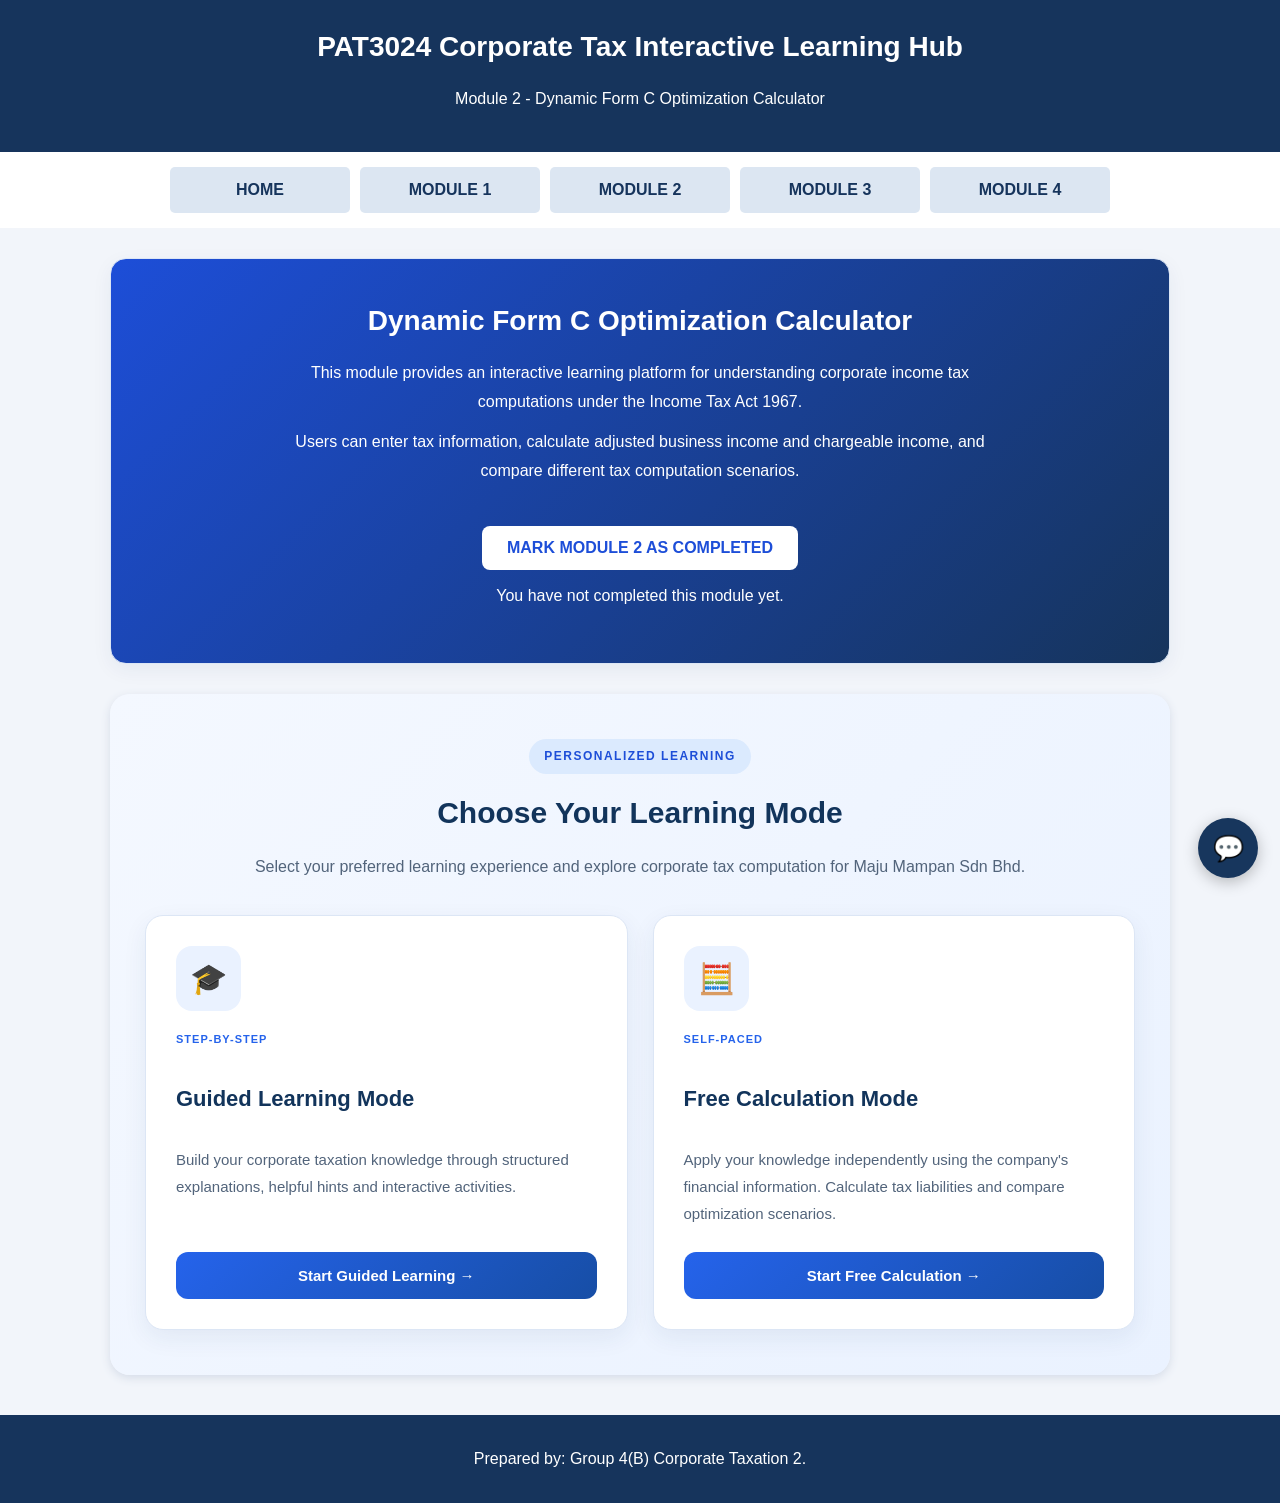
<file: calculator_updated (3).html>
<!DOCTYPE html>
<html lang="en">
<head>
    <meta charset="UTF-8">
    <meta name="viewport" content="width=device-width, initial-scale=1.0">
    <title>Module 2 - Dynamic Form C Optimization Calculator</title>
    <link rel="stylesheet" href="style.css">
<style>
        .non-allowable-expenses { margin: 14px 0 22px; padding: 14px; border: 1px solid #d5e2f3; border-radius: 10px; background: #fbfdff; }
        .non-allowable-expenses h4 { margin: 0 0 8px; color: #16345c; }
        .non-allowable-grid { display: grid; gap: 8px; }
        .non-allowable-header, .non-allowable-row { display: grid; grid-template-columns: minmax(230px, 1.5fr) minmax(180px, 1fr) minmax(130px, .7fr); gap: 10px; align-items: center; }
        .non-allowable-header { font-weight: 700; font-size: .85rem; color: #17365d; padding: 8px 0; }
        .non-allowable-row { padding: 8px 0; border-top: 1px solid #e4ebf4; }
        .non-allowable-row label { margin: 0; }
        .non-allowable-row input { width: 100%; min-width: 0; box-sizing: border-box; }
        @media (max-width: 720px) { .non-allowable-header { display: none; } .non-allowable-row { grid-template-columns: 1fr; gap: 6px; } }
</style>
</head>

<body>

<header>
    <h1>PAT3024 Corporate Tax Interactive Learning Hub</h1>
    <p>Module 2 - Dynamic Form C Optimization Calculator</p>
</header>

<nav>
    <a href="index.html">HOME</a>
    <a href="case-hub.html">MODULE 1</a>
    <a href="calculator.html">MODULE 2</a>
    <a href="risk-scanner.html">MODULE 3</a>
    <a href="legal-explorer.html">MODULE 4</a>
</nav>

<main>

    <section id="module-intro">
        <h2>Dynamic Form C Optimization Calculator</h2>

        <p>
            This module provides an interactive learning platform
            for understanding corporate income tax computations
            under the Income Tax Act 1967.
        </p>

        <p>
            Users can enter tax information, calculate adjusted
            business income and chargeable income, and compare
            different tax computation scenarios.
        </p>

        <div class="completion-control">
    <button class="completion-button" id="complete-module-2"
        onclick="toggleModuleCompletion('module2')">
        MARK MODULE 2 AS COMPLETED
    </button>

    <p id="module2-status">
        You have not completed this module yet.
    </p>
</div>
    </section>

<!-- CALCULATOR MODE SELECTION -->

<section id="calculator-mode-selection" class="learning-mode-section">

    <div class="learning-mode-heading">
        <span class="learning-mode-label">PERSONALIZED LEARNING</span>

        <h2>Choose Your Learning Mode</h2>

        <p>
            Select your preferred learning experience and
            explore corporate tax computation for
            Maju Mampan Sdn Bhd.
        </p>
    </div>

    <div class="learning-mode-grid">

        <div class="learning-mode-card">

            <div class="learning-mode-icon">🎓</div>

            <span class="learning-mode-tag">STEP-BY-STEP</span>

            <h3>Guided Learning Mode</h3>

            <p>
                Build your corporate taxation knowledge
                through structured explanations,
                helpful hints and interactive activities.
            </p>

            <button type="button"
                    class="learning-mode-button"
                    onclick="selectCalculatorMode('guided')">
                Start Guided Learning →
            </button>

        </div>

        <div class="learning-mode-card">

            <div class="learning-mode-icon">🧮</div>

            <span class="learning-mode-tag">SELF-PACED</span>

            <h3>Free Calculation Mode</h3>

            <p>
                Apply your knowledge independently using
                the company's financial information.
                Calculate tax liabilities and compare
                optimization scenarios.
            </p>

            <button type="button"
                    class="learning-mode-button"
                    onclick="selectCalculatorMode('free')">
                Start Free Calculation →
            </button>

        </div>

    </div>

</section>


    <section id="company-information" hidden>
        <h2>Company Information</h2>

        <p><strong>Company:</strong> Maju Mampan Sdn Bhd</p>
        <p><strong>Financial Year Ended:</strong> 31 October 2025</p>
        <p><strong>Year of Assessment:</strong> 2025</p>
        <p><strong>Company Status:</strong> Malaysian Resident Company</p>
    </section>

    <section id="tax-input" hidden>
        <h2>Tax Computation Input Form</h2>

        <p>
            Enter the relevant financial information to calculate
            the company's adjusted business income and chargeable income.
        </p>

        <button type="button"
        class="learning-mode-button"
        onclick="backToCalculatorMode()">
    ← Back to Choose Your Learning Mode
</button>

<!-- GUIDED LEARNING PANEL -->
<div id="guided-learning-panel" class="guided-learning-panel" hidden>

    <!-- HEADER -->
    <div class="guided-header">

        <span class="guided-label">INTERACTIVE LEARNING JOURNEY</span>

        <h2>Corporate Tax Computation</h2>

        <p>
            Follow five guided learning steps to understand
            the corporate tax computation of Maju Mampan Sdn Bhd.
        </p>

    </div>

    <!-- PROGRESS SECTION -->
    <div class="guided-progress-card">

        <div class="guided-progress-heading">
            <div>
                <span class="guided-small-label">YOUR PROGRESS</span>
                <h3 id="guided-step-counter">Step 1 of 5</h3>
            </div>

            <div class="guided-progress-icon">📚</div>
        </div>

        <div class="guided-progress-track">
            <div id="guided-progress-fill"></div>
        </div>

    </div>

    <!-- LEARNING CONTENT -->
    <div class="guided-step-content">

        <div class="guided-content-heading">

            <div class="guided-content-icon">📖</div>

            <div>
                <span class="guided-small-label">LEARNING MODULE</span>
                <h3 id="guided-step-title">1. Business Income</h3>
            </div>

        </div>

        <p id="guided-step-explanation">
            Start with the company's Profit Before Tax (PBT)
            based on its audited income statement.
        </p>

        <!-- LEARNING TIP -->
        <div class="guided-tip">

            <div class="guided-tip-heading">
                <span>💡</span>
                <strong>Learning Tip</strong>
            </div>

            <p id="guided-step-tip">
                Profit Before Tax is the starting point
                for the corporate tax computation.
            </p>

        </div>

    </div>

    <!-- PRACTICE ACTIVITY -->
    <div class="guided-practice" id="guided-practice">

        <div class="guided-practice-header">

            <div class="guided-practice-icon">✏️</div>

            <div>
                <span class="guided-small-label">KNOWLEDGE CHECK</span>
                <h3 id="practice-title">Test Your Understanding</h3>
            </div>

        </div>

        <p id="practice-question">
            Based on the audited income statement of
            Maju Mampan Sdn Bhd, enter the Profit Before Tax.
        </p>

        <div id="practice-input-area">

            <label for="guided-pbt-answer">
                Profit Before Tax (RM)
            </label>

            <input type="number"
                id="guided-pbt-answer"
                placeholder="Enter your answer">

            <button type="button"
                class="guided-check-button"
                onclick="checkGuidedPBT()">
                CHECK MY ANSWER →
            </button>

            <p id="guided-pbt-feedback"></p>

        </div>

    </div>

    <!-- NAVIGATION -->
    <div class="guided-navigation">

        <button type="button"
            id="guided-previous"
            class="guided-nav-button guided-previous-button"
            onclick="changeGuidedStep(-1)"
            disabled>
            ← Previous
        </button>

        <button type="button"
            id="guided-next"
            class="guided-nav-button guided-next-button"
            onclick="changeGuidedStep(1)">
            Next Step →
        </button>

    </div>

</div>
<!-- END GUIDED LEARNING PANEL -->



        <h3>1. Business Income</h3>

        <label for="profit-before-tax">Profit Before Tax (RM)</label>
        <input type="number" id="profit-before-tax"
               placeholder="Enter profit before tax">

        <h3>2. Tax Adjustments</h3>

        <label for="add-back">Total Add Back: Non-Allowable Expenses (RM)</label>
        <input type="number" id="add-back" value="0" readonly
               aria-describedby="add-back-help">
        <p id="add-back-help">Enter only the amount that is tax-disallowed for each item below. The total is calculated automatically and used in the tax computation. Enter 0 for NIL.</p>

        <div class="non-allowable-expenses">
            <h4>Detailed Non-Allowable Expenses</h4>
            <p>Use the exact case-study items below. The ITA references are shown beside each item; enter only the amount disallowed for tax purposes. Verify treatment against the case facts and your lecturer’s notes.</p>
            <div class="non-allowable-grid">
<div class="non-allowable-header"><span>Expense item</span><span>ITA subsection / tax reference</span><span>Add-back amount (RM)</span></div>
<div class="non-allowable-row">
<label for="nonallow-1">Provision for stock obsolescence</label>
<input type="text" id="nonallow-ref-1" value="s.33(1) – provision not incurred" readonly aria-label="Provision for stock obsolescence ITA subsection or reference">
<input type="number" id="nonallow-1" class="nonallowable-amount" min="0" step="0.01" value="0" placeholder="0.00" aria-label="Provision for stock obsolescence add-back amount">
</div>
<div class="non-allowable-row">
<label for="nonallow-2">Damaged stock written off</label>
<input type="text" id="nonallow-ref-2" value="s.34(2) – bad/trading stock write-off (check facts)" readonly aria-label="Damaged stock written off ITA subsection or reference">
<input type="number" id="nonallow-2" class="nonallowable-amount" min="0" step="0.01" value="0" placeholder="0.00" aria-label="Damaged stock written off add-back amount">
</div>
<div class="non-allowable-row">
<label for="nonallow-3">Excess EPF contribution</label>
<input type="text" id="nonallow-ref-3" value="s.34(4) – approved scheme contribution limit" readonly aria-label="Excess EPF contribution ITA subsection or reference">
<input type="number" id="nonallow-3" class="nonallowable-amount" min="0" step="0.01" value="0" placeholder="0.00" aria-label="Excess EPF contribution add-back amount">
</div>
<div class="non-allowable-row">
<label for="nonallow-4">Staff training in Australia</label>
<input type="text" id="nonallow-ref-4" value="s.33(1) – wholly and exclusively business expense" readonly aria-label="Staff training in Australia ITA subsection or reference">
<input type="number" id="nonallow-4" class="nonallowable-amount" min="0" step="0.01" value="0" placeholder="0.00" aria-label="Staff training in Australia add-back amount">
</div>
<div class="non-allowable-row">
<label for="nonallow-5">Leave passage</label>
<input type="text" id="nonallow-ref-5" value="s.39(1)(m)" readonly aria-label="Leave passage ITA subsection or reference">
<input type="number" id="nonallow-5" class="nonallowable-amount" min="0" step="0.01" value="0" placeholder="0.00" aria-label="Leave passage add-back amount">
</div>
<div class="non-allowable-row">
<label for="nonallow-6">Existing customers (50% × RM23,000)</label>
<input type="text" id="nonallow-ref-6" value="s.39(1)(l) – entertainment, 50% disallowed" readonly aria-label="Existing customers (50% × RM23,000) ITA subsection or reference">
<input type="number" id="nonallow-6" class="nonallowable-amount" min="0" step="0.01" value="0" placeholder="0.00" aria-label="Existing customers (50% × RM23,000) add-back amount">
</div>
<div class="non-allowable-row">
<label for="nonallow-7">Potential customers</label>
<input type="text" id="nonallow-ref-7" value="s.39(1)(l) – entertainment, 50% disallowed" readonly aria-label="Potential customers ITA subsection or reference">
<input type="number" id="nonallow-7" class="nonallowable-amount" min="0" step="0.01" value="0" placeholder="0.00" aria-label="Potential customers add-back amount">
</div>
<div class="non-allowable-row">
<label for="nonallow-8">Suppliers (50% × RM42,000)</label>
<input type="text" id="nonallow-ref-8" value="s.39(1)(l) – entertainment, 50% disallowed" readonly aria-label="Suppliers (50% × RM42,000) ITA subsection or reference">
<input type="number" id="nonallow-8" class="nonallowable-amount" min="0" step="0.01" value="0" placeholder="0.00" aria-label="Suppliers (50% × RM42,000) add-back amount">
</div>
<div class="non-allowable-row">
<label for="nonallow-9">Overseas advertisement</label>
<input type="text" id="nonallow-ref-9" value="s.33(1) – business advertising expense" readonly aria-label="Overseas advertisement ITA subsection or reference">
<input type="number" id="nonallow-9" class="nonallowable-amount" min="0" step="0.01" value="0" placeholder="0.00" aria-label="Overseas advertisement add-back amount">
</div>
<div class="non-allowable-row">
<label for="nonallow-10">Golf club entrance fee</label>
<input type="text" id="nonallow-ref-10" value="s.39(1)(b) – capital/private nature" readonly aria-label="Golf club entrance fee ITA subsection or reference">
<input type="number" id="nonallow-10" class="nonallowable-amount" min="0" step="0.01" value="0" placeholder="0.00" aria-label="Golf club entrance fee add-back amount">
</div>
<div class="non-allowable-row">
<label for="nonallow-11">Provision for sales incentives</label>
<input type="text" id="nonallow-ref-11" value="s.33(1) – provision not incurred" readonly aria-label="Provision for sales incentives ITA subsection or reference">
<input type="number" id="nonallow-11" class="nonallowable-amount" min="0" step="0.01" value="0" placeholder="0.00" aria-label="Provision for sales incentives add-back amount">
</div>
<div class="non-allowable-row">
<label for="nonallow-12">Interest on KPJ investment</label>
<input type="text" id="nonallow-ref-12" value="s.33(1) – not attributable to business source" readonly aria-label="Interest on KPJ investment ITA subsection or reference">
<input type="number" id="nonallow-12" class="nonallowable-amount" min="0" step="0.01" value="0" placeholder="0.00" aria-label="Interest on KPJ investment add-back amount">
</div>
<div class="non-allowable-row">
<label for="nonallow-13">Statutory audit fees</label>
<input type="text" id="nonallow-ref-13" value="s.33(1) – business expense" readonly aria-label="Statutory audit fees ITA subsection or reference">
<input type="number" id="nonallow-13" class="nonallowable-amount" min="0" step="0.01" value="0" placeholder="0.00" aria-label="Statutory audit fees add-back amount">
</div>
<div class="non-allowable-row">
<label for="nonallow-14">Tax filing and secretarial fees</label>
<input type="text" id="nonallow-ref-14" value="s.33(1) – business expense" readonly aria-label="Tax filing and secretarial fees ITA subsection or reference">
<input type="number" id="nonallow-14" class="nonallowable-amount" min="0" step="0.01" value="0" placeholder="0.00" aria-label="Tax filing and secretarial fees add-back amount">
</div>
<div class="non-allowable-row">
<label for="nonallow-15">Tax audit enquiry fees</label>
<input type="text" id="nonallow-ref-15" value="s.39(1)(b) – tax enquiry/appeal-related expense (check facts)" readonly aria-label="Tax audit enquiry fees ITA subsection or reference">
<input type="number" id="nonallow-15" class="nonallowable-amount" min="0" step="0.01" value="0" placeholder="0.00" aria-label="Tax audit enquiry fees add-back amount">
</div>
<div class="non-allowable-row">
<label for="nonallow-16">Tax appeal fees</label>
<input type="text" id="nonallow-ref-16" value="s.39(1)(b) – income tax appeal expense" readonly aria-label="Tax appeal fees ITA subsection or reference">
<input type="number" id="nonallow-16" class="nonallowable-amount" min="0" step="0.01" value="0" placeholder="0.00" aria-label="Tax appeal fees add-back amount">
</div>
<div class="non-allowable-row">
<label for="nonallow-17">Legal fees – employee wage advances</label>
<input type="text" id="nonallow-ref-17" value="s.33(1) – business-related (check facts)" readonly aria-label="Legal fees – employee wage advances ITA subsection or reference">
<input type="number" id="nonallow-17" class="nonallowable-amount" min="0" step="0.01" value="0" placeholder="0.00" aria-label="Legal fees – employee wage advances add-back amount">
</div>
<div class="non-allowable-row">
<label for="nonallow-18">Renewal of tenancy agreement</label>
<input type="text" id="nonallow-ref-18" value="s.33(1) – revenue tenancy renewal (check facts)" readonly aria-label="Renewal of tenancy agreement ITA subsection or reference">
<input type="number" id="nonallow-18" class="nonallowable-amount" min="0" step="0.01" value="0" placeholder="0.00" aria-label="Renewal of tenancy agreement add-back amount">
</div>
<div class="non-allowable-row">
<label for="nonallow-19">Cancellation of security system contract</label>
<input type="text" id="nonallow-ref-19" value="s.39(1)(b) – capital/termination nature (check facts)" readonly aria-label="Cancellation of security system contract ITA subsection or reference">
<input type="number" id="nonallow-19" class="nonallowable-amount" min="0" step="0.01" value="0" placeholder="0.00" aria-label="Cancellation of security system contract add-back amount">
</div>
<div class="non-allowable-row">
<label for="nonallow-20">Additional tools</label>
<input type="text" id="nonallow-ref-20" value="s.39(1)(c) / Schedule 3 – capital item; claim CA if eligible" readonly aria-label="Additional tools ITA subsection or reference">
<input type="number" id="nonallow-20" class="nonallowable-amount" min="0" step="0.01" value="0" placeholder="0.00" aria-label="Additional tools add-back amount">
</div>
<div class="non-allowable-row">
<label for="nonallow-21">Trade debts written off</label>
<input type="text" id="nonallow-ref-21" value="s.34(2) – specific irrecoverable trade debt" readonly aria-label="Trade debts written off ITA subsection or reference">
<input type="number" id="nonallow-21" class="nonallowable-amount" min="0" step="0.01" value="0" placeholder="0.00" aria-label="Trade debts written off add-back amount">
</div>
<div class="non-allowable-row">
<label for="nonallow-22">General provision</label>
<input type="text" id="nonallow-ref-22" value="s.34(2) – general provision not deductible" readonly aria-label="General provision ITA subsection or reference">
<input type="number" id="nonallow-22" class="nonallowable-amount" min="0" step="0.01" value="0" placeholder="0.00" aria-label="General provision add-back amount">
</div>
<div class="non-allowable-row">
<label for="nonallow-23">Specific provision</label>
<input type="text" id="nonallow-ref-23" value="s.34(2) – assess based on specific debt irrecoverability" readonly aria-label="Specific provision ITA subsection or reference">
<input type="number" id="nonallow-23" class="nonallowable-amount" min="0" step="0.01" value="0" placeholder="0.00" aria-label="Specific provision add-back amount">
</div>
<div class="non-allowable-row">
<label for="nonallow-24">Bad debts recovered</label>
<input type="text" id="nonallow-ref-24" value="s.30(1) – recovery of previously deducted debt" readonly aria-label="Bad debts recovered ITA subsection or reference">
<input type="number" id="nonallow-24" class="nonallowable-amount" min="0" step="0.01" value="0" placeholder="0.00" aria-label="Bad debts recovered add-back amount">
</div>
<div class="non-allowable-row">
<label for="nonallow-25">Realised trade foreign exchange loss</label>
<input type="text" id="nonallow-ref-25" value="s.33(1) – revenue trade FX loss" readonly aria-label="Realised trade foreign exchange loss ITA subsection or reference">
<input type="number" id="nonallow-25" class="nonallowable-amount" min="0" step="0.01" value="0" placeholder="0.00" aria-label="Realised trade foreign exchange loss add-back amount">
</div>
<div class="non-allowable-row">
<label for="nonallow-26">Unrealised trade foreign exchange loss</label>
<input type="text" id="nonallow-ref-26" value="PR 12/2019, para. 5.2 – generally not deductible until realised" readonly aria-label="Unrealised trade foreign exchange loss ITA subsection or reference">
<input type="number" id="nonallow-26" class="nonallowable-amount" min="0" step="0.01" value="0" placeholder="0.00" aria-label="Unrealised trade foreign exchange loss add-back amount">
</div>
<div class="non-allowable-row">
<label for="nonallow-27">Unrealised trade forex loss</label>
<input type="text" id="nonallow-ref-27" value="PR 12/2019, para. 5.2 – generally not deductible until realised" readonly aria-label="Unrealised trade forex loss ITA subsection or reference">
<input type="number" id="nonallow-27" class="nonallowable-amount" min="0" step="0.01" value="0" placeholder="0.00" aria-label="Unrealised trade forex loss add-back amount">
</div>
<div class="non-allowable-row">
<label for="nonallow-28">Excess motor vehicle rental</label>
<input type="text" id="nonallow-ref-28" value="s.39(1)(k)" readonly aria-label="Excess motor vehicle rental ITA subsection or reference">
<input type="number" id="nonallow-28" class="nonallowable-amount" min="0" step="0.01" value="0" placeholder="0.00" aria-label="Excess motor vehicle rental add-back amount">
</div>
<div class="non-allowable-row">
<label for="nonallow-29">Approved Covid-19 Fund donation</label>
<input type="text" id="nonallow-ref-29" value="s.44(6) – deduction from aggregate income, not business expense" readonly aria-label="Approved Covid-19 Fund donation ITA subsection or reference">
<input type="number" id="nonallow-29" class="nonallowable-amount" min="0" step="0.01" value="0" placeholder="0.00" aria-label="Approved Covid-19 Fund donation add-back amount">
</div>
<div class="non-allowable-row">
<label for="nonallow-30">Political party donation</label>
<input type="text" id="nonallow-ref-30" value="s.39(1)(b) – donation not business expense" readonly aria-label="Political party donation ITA subsection or reference">
<input type="number" id="nonallow-30" class="nonallowable-amount" min="0" step="0.01" value="0" placeholder="0.00" aria-label="Political party donation add-back amount">
</div>
<div class="non-allowable-row">
<label for="nonallow-31">Retrenchment expenses</label>
<input type="text" id="nonallow-ref-31" value="s.33(1) – business expense (check facts)" readonly aria-label="Retrenchment expenses ITA subsection or reference">
<input type="number" id="nonallow-31" class="nonallowable-amount" min="0" step="0.01" value="0" placeholder="0.00" aria-label="Retrenchment expenses add-back amount">
</div>
<div class="non-allowable-row">
<label for="nonallow-32">Depreciation</label>
<input type="text" id="nonallow-ref-32" value="s.39(1)(b) – add back; claim capital allowance" readonly aria-label="Depreciation ITA subsection or reference">
<input type="number" id="nonallow-32" class="nonallowable-amount" min="0" step="0.01" value="0" placeholder="0.00" aria-label="Depreciation add-back amount">
</div>
<div class="non-allowable-row">
<label for="nonallow-33">Amortisation of goodwill</label>
<input type="text" id="nonallow-ref-33" value="s.39(1)(b) – capital; generally not deductible" readonly aria-label="Amortisation of goodwill ITA subsection or reference">
<input type="number" id="nonallow-33" class="nonallowable-amount" min="0" step="0.01" value="0" placeholder="0.00" aria-label="Amortisation of goodwill add-back amount">
</div>
</div>
        </div>

        <label for="deductions">Less: Allowable Deductions (RM)</label>
        <input type="number" id="deductions"
               placeholder="Enter allowable deductions">

        <h4>Detailed Non-taxable Income (Working 2)</h4>
        <p class="tax-input-note">Enter the amount to be deducted for each item. The total below is calculated automatically and flows into the tax computation. Apply the exemption only if the relevant conditions for the year of assessment are satisfied.</p>
        <div class="non-taxable-table" style="border:1px solid #d5dfed;border-radius:8px;padding:12px;margin:12px 0 18px;background:#fbfdff;">
          <div class="non-taxable-row" style="display:grid;grid-template-columns:1.4fr 1.5fr 1fr;gap:8px;font-weight:600;padding:8px 0;border-bottom:1px solid #d5dfed;">
            <span>Note / Particulars</span><span>ITA subsection / reference</span><span>Deduct (RM)</span>
          </div>
          <div class="non-taxable-row" style="display:grid;grid-template-columns:1.4fr 1.5fr 1fr;gap:8px;align-items:center;padding:9px 0;border-bottom:1px solid #e5ebf3;">
            <label for="nontax-1">Note 2: Single-tier dividend</label>
            <input type="text" id="nontax-ref-1" value="Single-tier dividend exemption; ITA s.108 (historical dividend tax credit context)" readonly aria-label="Single-tier dividend tax reference">
            <input type="number" id="nontax-1" class="non-taxable-item" min="0" step="0.01" value="0" aria-label="Single-tier dividend deduction amount">
          </div>
          <div class="non-taxable-row" style="display:grid;grid-template-columns:1.4fr 1.5fr 1fr;gap:8px;align-items:center;padding:9px 0;border-bottom:1px solid #e5ebf3;">
            <label for="nontax-2">Note 2: Foreign dividend</label>
            <input type="text" id="nontax-ref-2" value="P.U.(A) 235/2022, para. 4 (qualifying exemption; YA/conditions apply)" readonly aria-label="Foreign dividend tax reference">
            <input type="number" id="nontax-2" class="non-taxable-item" min="0" step="0.01" value="0" aria-label="Foreign dividend deduction amount">
          </div>
          <div class="non-taxable-row" style="display:grid;grid-template-columns:1.4fr 1.5fr 1fr;gap:8px;align-items:center;padding:9px 0;">
            <label for="nontax-3">Note 10: Realised gain on equipment purchase</label>
            <input type="text" id="nontax-ref-3" value="Capital receipt / not taxable as revenue income if capital in nature; check s.4(a) and balancing adjustment rules" readonly aria-label="Equipment gain tax reference">
            <input type="number" id="nontax-3" class="non-taxable-item" min="0" step="0.01" value="0" aria-label="Equipment gain deduction amount">
          </div>
          <label for="non-taxable-income" style="display:block;margin-top:12px;">Total Non-taxable Income (RM)</label>
          <input type="number" id="non-taxable-income" min="0" step="0.01" value="0" readonly aria-label="Total non-taxable income calculated automatically">
        </div>

        <h3>3. Capital Allowances and Balancing Adjustments</h3>

        <label for="balancing-charge">Balancing Charge (RM)</label>
        <input type="number" id="balancing-charge"
               placeholder="Enter balancing charge">


        <label for="capital-allowance">Current Year Capital Allowances (RM)</label>
        <input type="number" id="capital-allowance"
               min="0" step="0.01"
               placeholder="Enter current year capital allowances">

        <label for="capital-allowance-bf">Unabsorbed Capital Allowances Brought Forward (RM)</label>
        <input type="number" id="capital-allowance-bf"
               min="0" step="0.01"
               placeholder="Enter capital allowances brought forward">

        <label for="industrial-building-allowance">
    Less: Industrial Building Allowance (RM)
</label>
<input type="number" id="industrial-building-allowance"
       min="0" step="0.01"
       placeholder="Enter industrial building allowance">


        <h3>4. Other Income and Donations</h3>

<label for="other-income">Other Statutory Income (RM)</label>
<input type="number" id="other-income"
       placeholder="Enter other statutory income">

<label for="approved-donations">Approved Donations (RM)</label>
<input type="number" id="approved-donations"
       placeholder="Enter approved donations">

<h3>5. AaDab Optimization Inputs</h3>

<p>
    Enter any additional deductions or capital allowances
    that are legally eligible and supported by documentation.
</p>
<div class="aadab-learning-guide">

    <h3>Understanding AaDab Optimization</h3>

    <p>
        AaDab Optimization compares the company's original
        tax computation with a scenario that includes
        additional legally eligible tax deductions and
        capital allowances.
    </p>

    <div class="aadab-guide-item">
        <h4>1. Additional Allowable Deductions</h4>
        <p>
            Enter additional deductions only where the
            expenditure qualifies under the relevant tax
            provisions and is supported by proper documents.
        </p>
    </div>

    <div class="aadab-guide-item">
        <h4>2. Additional Eligible Capital Allowances</h4>
        <p>
            Enter additional capital allowances only where
            the qualifying capital expenditure and applicable
            allowance requirements are satisfied.
        </p>
    </div>

    <p class="aadab-warning">
        <strong>Important:</strong> Do not enter personal,
        artificial or unsupported expenses as tax
        optimization items.
    </p>

</div>
<label for="optimized-deductions">
    Additional Allowable Deductions - AaDab Scenario (RM)
</label>
<input type="number" id="optimized-deductions"
       min="0" step="0.01"
       placeholder="Enter additional allowable deductions">

<label for="optimized-capital-allowance">
    Additional Eligible Capital Allowances - AaDab Scenario (RM)
</label>
<input type="number" id="optimized-capital-allowance"
       min="0" step="0.01"
       placeholder="Enter additional eligible capital allowances">

        <label for="special-deduction">
    Special Deduction - Secretarial and Tax Filing Fees (RM)
</label>
<input type="number" id="special-deduction"
       min="0" step="0.01"
       placeholder="Enter special deduction">

        <button type="button" onclick="calculateTax()">
            CALCULATE TAX
        </button>
    <button type="button" class="reset-calculator-button"
        onclick="resetCalculator()">
        RESET CALCULATOR
    </button>
        <div id="calculation-result">
            <h3>Calculation Results</h3>
            <p>Your tax computation results will appear here.</p>
        </div>
    </section>

</main>

<footer>
    <p>Prepared by: Group 4(B) Corporate Taxation 2.</p>

</footer>




<script>

// GUIDED LEARNING STEP CONTENT

const guidedSteps = [
    {
        title: "1. Business Income",
        explanation: "Start with the company's Profit Before Tax (PBT) based on its audited income statement.",
        tip: "Profit Before Tax is the starting point for the corporate tax computation."
    },
    {
    title: "2. Tax Adjustments",
    explanation: "Analyse Notes 1 to 13 of Maju Mampan Sdn Bhd's financial statements. Identify non-allowable expenses, allowable deductions, exempt income and other tax adjustments required to determine adjusted business income.",
    tip: "Examine each transaction carefully. Classify it as an add-back, deduction or NIL based on the applicable provisions of the Income Tax Act 1967."
},
    {
        title: "3. Capital Allowances and Balancing Adjustments",
        explanation: "Consider balancing charges, current year capital allowances and unabsorbed capital allowances brought forward.",
        tip: "Capital allowances are considered separately from accounting depreciation."
    },
    {
        title: "4. Other Income and Donations",
        explanation: "Review other statutory income and approved donations relevant to the company's tax computation.",
        tip: "Check the tax treatment and applicable limits before entering these amounts."
    },
    {
        title: "5. AaDab Optimization Inputs",
        explanation: "Consider additional deductions and capital allowances that are legally eligible and supported by documentation.",
        tip: "Tax optimization must follow the Income Tax Act 1967 and must not involve artificial arrangements."
    }
];

let currentGuidedStep = 0;

function displayGuidedStep() {

    const step = guidedSteps[currentGuidedStep];

    document.getElementById("guided-step-counter").textContent =
        "Step " + (currentGuidedStep + 1) + " of 5";

    document.getElementById("guided-step-title").textContent =
        step.title;

    document.getElementById("guided-step-explanation").textContent =
        step.explanation;

    document.getElementById("guided-step-tip").textContent =
        step.tip;

// Change the practice activity according to the current step

const practiceTitle = document.getElementById("practice-title");
const practiceQuestion = document.getElementById("practice-question");
const practiceArea = document.getElementById("practice-input-area");

const practiceActivities = [
    {
        title: "Test Your Understanding",
        question: "Based on the audited income statement of Maju Mampan Sdn Bhd, enter the Profit Before Tax.",
        content: `
            <label for="guided-pbt-answer">Profit Before Tax (RM)</label>
            <input type="number" id="guided-pbt-answer"
                placeholder="Enter your answer">
            <button type="button" onclick="checkGuidedPBT()">
                CHECK MY ANSWER
            </button>
            <p id="guided-pbt-feedback"></p>
        `
    },
       
{
    title: "Tax Adjustment Activity",
    question: "Complete the tax adjustment questions based on Maju Mampan Sdn Bhd's Case Study 2.",
    content: `
        <div class="guided-quiz">
            <h3>Tax Adjustment Practice – Case Study 2</h3>

            <p>Answer each question using the information in Notes 1–13.</p>

            <div class="tax-question">
                <p><strong>Question 1 – Note 1: Stock Obsolescence</strong></p>
                <p>The company recorded a general provision for stock obsolescence of RM220,000. What is the tax treatment?</p>
                <label class="guided-option"><input type="radio" name="tax-q1" value="a"> A. Allow the full provision as a deduction.</label>
                <label class="guided-option"><input type="radio" name="tax-q1" value="b"> B. Add back the general provision.</label>
                <label class="guided-option"><input type="radio" name="tax-q1" value="c"> C. Treat it as approved donation.</label>
                <button type="button" onclick="checkGuidedTaxAdjustment(1)">CHECK ANSWER</button>
                <p id="tax-feedback-1"></p>
            </div>

            <hr>

            <div class="tax-question">
                <p><strong>Question 2 – Note 1: Damaged Stock</strong></p>
                <p>Stock costing RM87,800 was actually damaged and written off during the year. What is the treatment?</p>
                <label class="guided-option"><input type="radio" name="tax-q2" value="a"> A. Add back the entire amount.</label>
                <label class="guided-option"><input type="radio" name="tax-q2" value="b"> B. Treat it as capital expenditure.</label>
                <label class="guided-option"><input type="radio" name="tax-q2" value="c"> C. NIL adjustment if the actual stock loss is properly supported.</label>
                <button type="button" onclick="checkGuidedTaxAdjustment(2)">CHECK ANSWER</button>
                <p id="tax-feedback-2"></p>
            </div>

            <hr>

            <div class="tax-question">
                <p><strong>Question 3 – Note 3: EPF Contribution</strong></p>
                <p>The employer contributed RM300,000 to EPF. Based on the worksheet's 19% limit and staff remuneration of RM1,400,000, what amount is disallowed?</p>
                <label class="guided-option"><input type="radio" name="tax-q3" value="a"> A. RM34,000</label>
                <label class="guided-option"><input type="radio" name="tax-q3" value="b"> B. RM266,000</label>
                <label class="guided-option"><input type="radio" name="tax-q3" value="c"> C. RM300,000</label>
                <button type="button" onclick="checkGuidedTaxAdjustment(3)">CHECK ANSWER</button>
                <p id="tax-feedback-3"></p>
            </div>

            <hr>

            <div class="tax-question">
                <p><strong>Question 4 – Note 4: Entertainment</strong></p>
                <p>Entertainment expenses for existing customers, potential customers and suppliers are recorded. According to the Tax Rules Q1 worksheet, what is the general restriction applied?</p>
                <label class="guided-option"><input type="radio" name="tax-q4" value="a"> A. 100% disallowed.</label>
                <label class="guided-option"><input type="radio" name="tax-q4" value="b"> B. 50% disallowed, subject to applicable exceptions.</label>
                <label class="guided-option"><input type="radio" name="tax-q4" value="c"> C. 100% deductible in every case.</label>
                <button type="button" onclick="checkGuidedTaxAdjustment(4)">CHECK ANSWER</button>
                <p id="tax-feedback-4"></p>
            </div>

            <hr>

            <div class="tax-question">
                <p><strong>Question 5 – Note 5: Finance Charges</strong></p>
                <p>RM5,500 interest expense relates to borrowing used to purchase shares in KPJ Healthcare Berhad. What adjustment is proposed in the worksheet?</p>
                <label class="guided-option"><input type="radio" name="tax-q5" value="a"> A. Add back RM5,500.</label>
                <label class="guided-option"><input type="radio" name="tax-q5" value="b"> B. Deduct an additional RM5,500.</label>
                <label class="guided-option"><input type="radio" name="tax-q5" value="c"> C. Treat it as capital allowance.</label>
                <button type="button" onclick="checkGuidedTaxAdjustment(5)">CHECK ANSWER</button>
                <p id="tax-feedback-5"></p>
            </div>

            <hr>

            <div class="tax-question">
                <p><strong>Question 6 – Note 6: Professional and Legal Fees</strong></p>
                <p>Which expense is identified as requiring an add-back in the worksheet?</p>
                <label class="guided-option"><input type="radio" name="tax-q6" value="a"> A. Statutory audit fees.</label>
                <label class="guided-option"><input type="radio" name="tax-q6" value="b"> B. Tax audit enquiry fees of RM22,000.</label>
                <label class="guided-option"><input type="radio" name="tax-q6" value="c"> C. Legal fees for tenancy renewal.</label>
                <button type="button" onclick="checkGuidedTaxAdjustment(6)">CHECK ANSWER</button>
                <p id="tax-feedback-6"></p>
            </div>

            <hr>

            <div class="tax-question">
                <p><strong>Question 7 – Note 7: Contract Cancellation</strong></p>
                <p>The company paid RM18,000 to cancel a contract to install a high-tech security system. What is the proposed treatment in the worksheet?</p>
                <label class="guided-option"><input type="radio" name="tax-q7" value="a"> A. Add back, subject to the capital or revenue character of the expenditure.</label>
                <label class="guided-option"><input type="radio" name="tax-q7" value="b"> B. Claim as approved donation.</label>
                <label class="guided-option"><input type="radio" name="tax-q7" value="c"> C. Claim as employee remuneration.</label>
                <button type="button" onclick="checkGuidedTaxAdjustment(7)">CHECK ANSWER</button>
                <p id="tax-feedback-7"></p>
            </div>

            <hr>

            <div class="tax-question">
                <p><strong>Question 8 – Note 8: Additional Tools</strong></p>
                <p>The company incurred RM15,000 for additional tools with a lifespan of two years. How should this expenditure be treated?</p>
                <label class="guided-option"><input type="radio" name="tax-q8" value="a"> A. Allow it as an ordinary repair expense without adjustment.</label>
                <label class="guided-option"><input type="radio" name="tax-q8" value="b"> B. Add it back as capital expenditure and consider capital allowance eligibility separately.</label>
                <label class="guided-option"><input type="radio" name="tax-q8" value="c"> C. Treat it as an approved donation.</label>
                <button type="button" onclick="checkGuidedTaxAdjustment(8)">CHECK ANSWER</button>
                <p id="tax-feedback-8"></p>
            </div>

            <hr>

            <div class="tax-question">
                <p><strong>Question 9 – Note 9: General Provision for Bad Debts</strong></p>
                <p>What is the treatment of the RM120,000 general provision for trade debts?</p>
                <label class="guided-option"><input type="radio" name="tax-q9" value="a"> A. Add back the general provision.</label>
                <label class="guided-option"><input type="radio" name="tax-q9" value="b"> B. Deduct it as capital allowance.</label>
                <label class="guided-option"><input type="radio" name="tax-q9" value="c"> C. Treat it as exempt income.</label>
                <button type="button" onclick="checkGuidedTaxAdjustment(9)">CHECK ANSWER</button>
                <p id="tax-feedback-9"></p>
            </div>

            <hr>

            <div class="tax-question">
                <p><strong>Question 10 – Note 10: Foreign Exchange</strong></p>
                <p>How should the unrealised trade foreign exchange loss of RM44,000 be treated according to the worksheet?</p>
                <label class="guided-option"><input type="radio" name="tax-q10" value="a"> A. Deduct it again.</label>
                <label class="guided-option"><input type="radio" name="tax-q10" value="b"> B. Add back the unrealised loss.</label>
                <label class="guided-option"><input type="radio" name="tax-q10" value="c"> C. Treat it as a donation.</label>
                <button type="button" onclick="checkGuidedTaxAdjustment(10)">CHECK ANSWER</button>
                <p id="tax-feedback-10"></p>
            </div>

            <hr>

            <div class="tax-question">
                <p><strong>Question 11 – Note 11: Motor Vehicle Lease</strong></p>
                <p>The company leases a passenger motor car costing RM190,000 when new. What should students consider?</p>
                <label class="guided-option"><input type="radio" name="tax-q11" value="a"> A. The full rental is automatically deductible.</label>
                <label class="guided-option"><input type="radio" name="tax-q11" value="b"> B. The statutory restriction on passenger motor vehicle lease rentals.</label>
                <label class="guided-option"><input type="radio" name="tax-q11" value="c"> C. The rental is an approved donation.</label>
                <button type="button" onclick="checkGuidedTaxAdjustment(11)">CHECK ANSWER</button>
                <p id="tax-feedback-11"></p>
            </div>

            <hr>

            <div class="tax-question">
                <p><strong>Question 12 – Note 12: Donations</strong></p>
                <p>Which donation is identified as a political donation and added back in the worksheet?</p>
                <label class="guided-option"><input type="radio" name="tax-q12" value="a"> A. Approved Covid-19 Fund donation of RM98,000.</label>
                <label class="guided-option"><input type="radio" name="tax-q12" value="b"> B. Political party donation of RM70,000.</label>
                <label class="guided-option"><input type="radio" name="tax-q12" value="c"> C. Both donations are automatically deductible.</label>
                <button type="button" onclick="checkGuidedTaxAdjustment(12)">CHECK ANSWER</button>
                <p id="tax-feedback-12"></p>
            </div>

            <hr>

            <div class="tax-question">
                <p><strong>Question 13 – Note 13: Retrenchment Expenses</strong></p>
                <p>The company paid RM352,000 in retrenchment payments to redundant employees. What is the proposed treatment in the worksheet?</p>
                <label class="guided-option"><input type="radio" name="tax-q13" value="a"> A. Add back the entire amount.</label>
                <label class="guided-option"><input type="radio" name="tax-q13" value="b"> B. No adjustment, subject to the business purpose and supporting evidence.</label>
                <label class="guided-option"><input type="radio" name="tax-q13" value="c"> C. Treat it as capital allowance.</label>
                <button type="button" onclick="checkGuidedTaxAdjustment(13)">CHECK ANSWER</button>
                <p id="tax-feedback-13"></p>
            </div>

            <hr>

            <p><strong>Quiz progress:</strong> <span id="tax-quiz-progress">0 / 13 completed</span></p>
        </div>
    `
},
    {
    title: "Capital Allowance Activity",
    question: "According to Note 14, the factory was purchased for RM770,000, including land costing RM70,000. Calculate the factory cost excluding land.",
    content: `
        <div class="guided-quiz">
            <p><strong>Question 1: Calculate the factory cost excluding land.</strong></p>

            <p>
                Factory purchase price: RM770,000<br>
                Land cost: RM70,000
            </p>

            <label for="guided-factory-answer">
                Your answer (RM)
            </label>

            <input
                type="number"
                id="guided-factory-answer"
                placeholder="Enter your answer"
            >

            <button type="button" onclick="checkGuidedCapitalAllowance()">
                CHECK MY ANSWER
            </button>

            <p id="guided-ca-feedback"></p>
        </div>
    `
},
    {
    title: "Other Income and Donations Activity",
    question: "According to Note 2, calculate the total dividend income received by Maju Mampan Sdn Bhd.",
    content: `
        <div class="guided-quiz">
            <p><strong>Question 1: Calculate the total dividend income.</strong></p>

            <p>
                Single-tier dividend from KPJ Healthcare Berhad:
                RM141,000<br><br>

                Dividend from an Australian company remitted to Malaysia:
                RM52,000
            </p>

            <label for="guided-dividend-answer">
                Your answer (RM)
            </label>

            <input
                type="number"
                id="guided-dividend-answer"
                placeholder="Enter your answer"
            >

            <button type="button" onclick="checkGuidedDividend()">
                CHECK MY ANSWER
            </button>

            <p id="guided-dividend-feedback"></p>
        </div>
    `
},
    {
    title: "AaDab Optimization Activity",
    question: "AaDab Optimization allows students to consider additional eligible deductions and capital allowances. Identify the TWO optimization inputs available in the calculator.",
    content: `
        <div class="guided-quiz">
            <p><strong>Question 1: Select the TWO correct inputs.</strong></p>

            <label class="guided-option">
                <input type="checkbox" name="optimization-answer" value="a">
                A. Additional Allowable Deductions
            </label>

            <label class="guided-option">
                <input type="checkbox" name="optimization-answer" value="b">
                B. Additional Eligible Capital Allowances
            </label>

            <label class="guided-option">
                <input type="checkbox" name="optimization-answer" value="c">
                C. Personal Household Expenses
            </label>

            <label class="guided-option">
                <input type="checkbox" name="optimization-answer" value="d">
                D. Personal Entertainment Expenses
            </label>

            <button type="button" onclick="checkGuidedOptimization()">
                CHECK MY ANSWER
            </button>

            <p id="guided-optimization-feedback"></p>
        </div>
    `
},
];

const activity = practiceActivities[currentGuidedStep];

practiceTitle.textContent = activity.title;
practiceQuestion.textContent = activity.question;
practiceArea.innerHTML = activity.content;

    document.getElementById("guided-progress-fill").style.width =
        ((currentGuidedStep + 1) / 5 * 100) + "%";

    document.getElementById("guided-previous").disabled =
        currentGuidedStep === 0;

    document.getElementById("guided-next").textContent =
        currentGuidedStep === 4 ? "Finish Guidance" : "Next Step →";
}

function changeGuidedStep(direction) {

    if (currentGuidedStep === 4 && direction === 1) {
        alert("Congratulations! You have completed the five guided learning steps.");
        return;
    }

    currentGuidedStep = Math.max(
        0,
        Math.min(4, currentGuidedStep + direction)
    );

    displayGuidedStep();
}

function checkGuidedPBT() {

    const answer = Number(
        document.getElementById("guided-pbt-answer").value
    );

    const feedback = document.getElementById("guided-pbt-feedback");

    if (document.getElementById("guided-pbt-answer").value === "") {
        feedback.textContent = "Please enter your answer first.";
        feedback.style.color = "#d97706";
        return;
    }

    if (answer === 1069000) {

        feedback.textContent =
            "Correct! Excellent work. The Profit Before Tax is RM1,069,000.";

        feedback.style.color = "green";

        document.getElementById("profit-before-tax").value = 1069000;

    } else {

        feedback.textContent =
            "Not quite. Review the audited income statement and try again.";

        feedback.style.color = "red";
    }
}


function updateNonAllowableTotal() {
    const inputs = document.querySelectorAll(".nonallowable-amount");
    const total = Array.from(inputs).reduce((sum, input) => {
        const amount = Number(input.value);
        return sum + (Number.isFinite(amount) && amount > 0 ? amount : 0);
    }, 0);
    const totalField = document.getElementById("add-back");
    if (totalField) totalField.value = total.toFixed(2);
}

document.addEventListener("input", function(event) {
    if (event.target && event.target.classList.contains("nonallowable-amount")) {
        updateNonAllowableTotal();
    }
});

function updateNonTaxableTotal() {
    const total = Array.from(document.querySelectorAll(".non-taxable-item"))
        .reduce((sum, input) => sum + (Number(input.value) || 0), 0);
    const totalField = document.getElementById("non-taxable-income");
    if (totalField) totalField.value = total.toFixed(2);
}

document.addEventListener("input", function(event) {
    if (event.target && event.target.classList.contains("non-taxable-item")) {
        updateNonTaxableTotal();
    }
});

function calculateTax() {
    // CHECK REQUIRED INPUTS BEFORE CALCULATION

    const requiredFields = [
        {
            id: "profit-before-tax",
            name: "Profit Before Tax"
        },
        {
            id: "add-back",
            name: "Non-Allowable Expenses"
        },
        {
            id: "deductions",
            name: "Allowable Deductions"
        },
        {
    id: "non-taxable-income",
    name: "Non-taxable Income"
        },
        {
            id: "balancing-charge",
            name: "Balancing Charge"
        },
        {
            id: "capital-allowance",
            name: "Current Year Capital Allowances"
        },
        {
            id: "capital-allowance-bf",
            name: "Unabsorbed Capital Allowances Brought Forward"
        },
        {
    id: "industrial-building-allowance",
    name: "Industrial Building Allowance"
},
        {
            id: "other-income",
            name: "Other Statutory Income"
        },
        {
    id: "approved-donations",
    name: "Approved Donations"
},
{
    id: "special-deduction",
    name: "Special Deduction - Secretarial and Tax Filing Fees"
}
    ];

    const missingFields = requiredFields.filter(field =>
        document.getElementById(field.id).value.trim() === ""
    );

    if (missingFields.length > 0) {

        alert(
            "Please complete the following fields. Enter 0 if the amount is NIL:\n\n" +
            missingFields.map(field => "- " + field.name).join("\n")
        );

        document.getElementById(missingFields[0].id).focus();

        return;
    }
        // CHECK FOR NEGATIVE TAX INPUTS

    const nonNegativeFields = [
    "add-back",
    "deductions",
    "non-taxable-income",
    "balancing-charge",
    "capital-allowance",
    "capital-allowance-bf",
    "industrial-building-allowance",
    "other-income",
    "approved-donations",
    "optimized-deductions",
    "optimized-capital-allowance",
    "special-deduction"
];

    const negativeFields = nonNegativeFields.filter(id => {
        const value = document.getElementById(id).value;
        return value !== "" && Number(value) < 0;
    });

    if (negativeFields.length > 0) {

        alert(
            "Negative amounts are not allowed in these fields. Please enter zero or a positive amount:\n\n" +
            negativeFields.map(id =>
                document.querySelector(`label[for="${id}"]`).textContent
            ).join("\n")
        );

        document.getElementById(negativeFields[0]).focus();

        return;
    }
    // 1. Retrieve original tax inputs
    const profitBeforeTax =
        Number(document.getElementById("profit-before-tax").value) || 0;

    const addBack =
        Number(document.getElementById("add-back").value) || 0;

    const deductions =
        Number(document.getElementById("deductions").value) || 0;

    const nonTaxableIncome =
    Number(document.getElementById("non-taxable-income").value) || 0;

    const balancingCharge =
        Number(document.getElementById("balancing-charge").value) || 0;

    const capitalAllowance =
        Number(document.getElementById("capital-allowance").value) || 0;

    const capitalAllowanceBF =
        Number(document.getElementById("capital-allowance-bf").value) || 0;

    const industrialBuildingAllowance =
    Number(document.getElementById("industrial-building-allowance").value) || 0;

    const otherIncome =
        Number(document.getElementById("other-income").value) || 0;

    const approvedDonations =
        Number(document.getElementById("approved-donations").value) || 0;

    // 2. Retrieve AaDab optimization inputs
    const optimizedDeductions =
        Number(document.getElementById("optimized-deductions").value) || 0;

    const optimizedCapitalAllowance =
        Number(document.getElementById("optimized-capital-allowance").value) || 0;

    const specialDeduction =
    Number(document.getElementById("special-deduction").value) || 0;

    // 3. Calculate each scenario
    function calculateScenario(
    extraDeductions,
    extraCapitalAllowances,
    extraSpecialDeduction
) {

    // Calculate Adjusted Business Income
    const adjustedBusinessIncome =
        profitBeforeTax
        + addBack
        - deductions
        - extraDeductions
        - extraSpecialDeduction
        - nonTaxableIncome;

    // Add Balancing Charge
    const adjustedIncomeAfterBC =
        adjustedBusinessIncome + balancingCharge;

    // Calculate Capital Allowances
    const totalCapitalAllowances =
        capitalAllowance
        + capitalAllowanceBF
        + extraCapitalAllowances;

    const availableIncomeForCA =
        Math.max(0, adjustedIncomeAfterBC);

    const capitalAllowancesAbsorbed =
        Math.min(totalCapitalAllowances, availableIncomeForCA);

    const unabsorbedCapitalAllowances =
        totalCapitalAllowances - capitalAllowancesAbsorbed;

    // Calculate Statutory Business Income
    const statutoryBusinessIncome =
        Math.max(
            0,
            adjustedIncomeAfterBC
            - capitalAllowancesAbsorbed
            - industrialBuildingAllowance
        );

    // Calculate Aggregate Income
    const aggregateIncome =
        statutoryBusinessIncome + otherIncome;

    // Calculate Allowable Donations
    const donationLimit =
        aggregateIncome * 0.10;

    const allowableDonations =
        Math.min(approvedDonations, donationLimit);

    // Calculate Chargeable Income
    const chargeableIncome =
        Math.max(0, aggregateIncome - allowableDonations);

    // Calculate Estimated Tax
    const estimatedTax =
        chargeableIncome * 0.24;

    return {
        adjustedBusinessIncome,
        adjustedIncomeAfterBC,
        totalCapitalAllowances,
        capitalAllowancesAbsorbed,
        unabsorbedCapitalAllowances,
        statutoryBusinessIncome,
        aggregateIncome,
        allowableDonations,
        chargeableIncome,
        estimatedTax
    };
}

    // 4. Calculate both scenarios
    // Unoptimized Scenario
const unoptimized = calculateScenario(0, 0, 0);

// AaDab-Optimized Scenario
const optimized = calculateScenario(
    optimizedDeductions,
    optimizedCapitalAllowance,
    specialDeduction
);

    // 5. Calculate tax savings
    const taxSavings =
        unoptimized.estimatedTax - optimized.estimatedTax;
// 5A. Calculate percentage change in estimated tax

const taxReductionPercentage =
    unoptimized.estimatedTax > 0
        ? (taxSavings / unoptimized.estimatedTax) * 100
        : 0;
    // 6. Format Malaysian Ringgit
    function formatRM(amount) {
        return "RM " + amount.toLocaleString("en-MY", {
            minimumFractionDigits: 2,
            maximumFractionDigits: 2
        });
    }

       // 7. Create accounting-style tax computation tables

    function tableRow(particulars, amount, rowClass = "") {
        return `
            <tr class="${rowClass}">
                <td>${particulars}</td>
                <td class="amount-cell">${formatRM(amount)}</td>
            </tr>
        `;
    }

    function buildScenarioTable(title, scenario, extraDeductions, extraCapitalAllowance, extraSpecialDeduction) {

        return `
            <div class="scenario-card">
                <h3>${title}</h3>

                <table class="tax-computation-table">
                    <thead>
                        <tr>
                            <th>Particulars</th>
                            <th>Amount (RM)</th>
                        </tr>
                    </thead>

                    <tbody>
                        ${tableRow("Less: Allowable Deductions", deductions)}
                    ${extraSpecialDeduction > 0
                        ? tableRow("Less: Special Deduction - Secretarial and Tax Filing Fees", extraSpecialDeduction)
                        : ""}
                        ${tableRow("Less: Additional AaDab Deductions", extraDeductions)}
                        ${tableRow("Less: Non-taxable Income", nonTaxableIncome)}

                        ${tableRow("Adjusted Business Income", scenario.adjustedBusinessIncome, "total-row")}

                        ${tableRow("Add: Balancing Charge", balancingCharge)}
                        ${tableRow("Adjusted Income After Balancing Charge", scenario.adjustedIncomeAfterBC, "subtotal-row")}

                        ${tableRow("Current Year Capital Allowances", capitalAllowance)}
                        ${tableRow("Unabsorbed Capital Allowances Brought Forward", capitalAllowanceBF)}
                        ${tableRow("Additional Eligible Capital Allowances", extraCapitalAllowance)}
                        ${tableRow("Total Capital Allowances Available", scenario.totalCapitalAllowances, "subtotal-row")}

                        ${tableRow("Less: Capital Allowances Absorbed", scenario.capitalAllowancesAbsorbed)}
                        ${tableRow("Less: Industrial Building Allowance", industrialBuildingAllowance)}
                        ${tableRow("Unabsorbed Capital Allowances Carried Forward", scenario.unabsorbedCapitalAllowances)}

                        ${tableRow("Statutory Business Income", scenario.statutoryBusinessIncome, "total-row")}

                        ${tableRow("Add: Other Statutory Income", otherIncome)}
                        ${tableRow("Aggregate Income", scenario.aggregateIncome, "total-row")}

                        ${tableRow("Approved Donations", approvedDonations)}
                        ${tableRow("Allowable Donations (10% Limit)", scenario.allowableDonations)}

                        ${tableRow("Chargeable Income", scenario.chargeableIncome, "final-row")}
                        ${tableRow("Estimated Corporate Tax (24%)", scenario.estimatedTax, "final-row")}
                    </tbody>
                </table>
            </div>
        `;
    }

    // 8. Display the results

    document.getElementById("calculation-result").innerHTML = `

        <h3>Detailed Tax Computation Results</h3>

        <p><strong>Tax Rate Used:</strong> 24%</p>

        <div class="scenario-comparison">

            ${buildScenarioTable(
    "Unoptimized Scenario",
    unoptimized,
    0,
    0,
    0
)}

            ${buildScenarioTable(
    "AaDab-Optimized Scenario",
    optimized,
    optimizedDeductions,
    optimizedCapitalAllowance,
    specialDeduction
)}

        </div>

        <hr>
<div class="optimization-summary-panel">

    <h3>Tax Savings Overview</h3>

    <div class="optimization-summary-grid">

        <div class="optimization-summary-item">
            <p>Unoptimized Estimated Tax</p>
            <h4>${formatRM(unoptimized.estimatedTax)}</h4>
        </div>

        <div class="optimization-summary-item">
            <p>AaDab-Optimized Estimated Tax</p>
            <h4>${formatRM(optimized.estimatedTax)}</h4>
        </div>

        <div class="optimization-summary-item">
            <p>Estimated Tax Savings</p>
            <h4>${formatRM(taxSavings)}</h4>
        </div>

        <div class="optimization-summary-item">
            <p>Percentage Change in Estimated Tax</p>
            <h4>${taxReductionPercentage.toFixed(2)}%</h4>
        </div>

    </div>

</div>
        <h3>AaDab Optimization Summary</h3>

        <table class="tax-computation-table">
            <thead>
                <tr>
                    <th>Particulars</th>
                    <th>Amount (RM)</th>
                </tr>
            </thead>

            <tbody>
                ${tableRow("Unoptimized Tax Payable", unoptimized.estimatedTax)}
                ${tableRow("AaDab-Optimized Tax Payable", optimized.estimatedTax)}
                ${tableRow("Estimated Tax Savings", taxSavings, "final-row")}
            </tbody>
        </table>

        
<div class="aadab-result-explanation">

    <h3>Understanding Your AaDab Results</h3>

    ${
        taxSavings > 0
        ? `
            <p class="result-success">
                <strong>Tax Reduction Achieved!</strong>
            </p>

            <p>
                The AaDab-Optimized Scenario produces a lower
                estimated tax liability than the Unoptimized
                Scenario.
            </p>

            <p>
                The estimated tax decreases from
                <strong>${formatRM(unoptimized.estimatedTax)}</strong>
                to
                <strong>${formatRM(optimized.estimatedTax)}</strong>.
            </p>

            <p>
                This represents estimated tax savings of
                <strong>${formatRM(taxSavings)}</strong>
                (${taxReductionPercentage.toFixed(2)}%).
            </p>

            <p>
                Review the additional deductions and capital
                allowances entered to ensure that each item
                is legally eligible and properly documented.
            </p>
        `
        : taxSavings < 0
        ? `
            <p class="result-warning">
                <strong>Higher Estimated Tax Liability</strong>
            </p>

            <p>
                The AaDab-Optimized Scenario produces a higher
                estimated tax liability. Review the figures
                and calculation inputs.
            </p>
        `
        : `
            <p class="result-neutral">
                <strong>No Change in Estimated Tax</strong>
            </p>

            <p>
                Both scenarios produce the same estimated
                corporate tax liability.
            </p>

            <p>
                This may occur when no additional optimization
                inputs are entered, or when the additional
                amounts do not reduce chargeable income under
                the calculator's current assumptions.
            </p>

            <p>
                Review the inputs and check whether the proposed
                deductions or capital allowances can be utilized.
            </p>
        `
    }

</div>


        <p><em>
            Simplified educational calculation only.
            Additional deductions and capital allowances must be
            legally eligible, properly supported and subject to
            the relevant provisions of the Income Tax Act 1967.
            The 24% tax rate is an illustrative assumption, not
            a determination of the company's actual tax rate.
        </em></p>

    `;
}
       
const taxAdjustmentAnswers = {
    1: {
        answer: "b",
        explanation: "The RM220,000 general provision is added back because it is an estimated provision. A properly supported actual stock write-down must be considered separately."
    },
    2: {
        answer: "c",
        explanation: "The RM87,800 represents actual damaged stock written off. The worksheet treats this as deductible, provided the loss is properly supported."
    },
    3: {
        answer: "a",
        explanation: "RM1,400,000 × 19% = RM266,000 allowable under the worksheet's assumption. RM300,000 − RM266,000 = RM34,000 excess."
    },
    4: {
        answer: "b",
        explanation: "The worksheet applies a general 50% entertainment restriction. Specific statutory exceptions must still be checked."
    },
    5: {
        answer: "a",
        explanation: "The worksheet adds back RM5,500 because the borrowing relates to an investment in shares rather than the manufacturing business."
    },
    6: {
        answer: "b",
        explanation: "The worksheet identifies RM22,000 tax audit enquiry fees as an add-back. The precise treatment should be checked against the purpose and applicable tax rules."
    },
    7: {
        answer: "a",
        explanation: "The worksheet proposes an add-back because the cancellation relates to a security-system installation contract. Its capital or revenue character should be examined."
    },
    8: {
        answer: "b",
        explanation: "The tools have a two-year useful life and are treated as capital expenditure. Add back the expense and consider capital allowance eligibility separately."
    },
    9: {
        answer: "a",
        explanation: "A general provision for doubtful debts is an estimate and is added back under the worksheet's treatment."
    },
    10: {
        answer: "b",
        explanation: "The worksheet adds back the unrealised foreign exchange loss of RM44,000. Its tax treatment should be assessed under the applicable foreign exchange rules."
    },
    11: {
        answer: "b",
        explanation: "The passenger motor vehicle lease rental is subject to the statutory restriction. The original cost of the car and applicable lease rules must be considered."
    },
    12: {
        answer: "b",
        explanation: "The RM70,000 political party donation is added back in the worksheet. The RM98,000 approved fund donation is considered separately under the donation provisions."
    },
    13: {
        answer: "b",
        explanation: "The worksheet proposes NIL adjustment for retrenchment expenses incurred to reduce business operating costs, subject to supporting evidence."
    }
};

function checkGuidedTaxAdjustment(questionNumber) {
    const selectedAnswer = document.querySelector(
        'input[name="tax-q' + questionNumber + '"]:checked'
    );

    const feedback = document.getElementById(
        "tax-feedback-" + questionNumber
    );

    if (!selectedAnswer) {
        feedback.textContent = "Please select an answer first.";
        feedback.style.color = "#d97706";
        return;
    }

    const item = taxAdjustmentAnswers[questionNumber];

    if (selectedAnswer.value === item.answer) {
        feedback.innerHTML =
            "<strong>Correct!</strong><br>" + item.explanation;
        feedback.style.color = "#15803d";
        feedback.dataset.completed = "true";
    } else {
        feedback.innerHTML =
            "<strong>Not quite. Try again!</strong><br>" +
            "Review the relevant note and consider the tax treatment again.";
        feedback.style.color = "#dc2626";
        feedback.dataset.completed = "false";
    }

    const completed = Object.keys(taxAdjustmentAnswers).filter(function(key) {
        const result = document.getElementById("tax-feedback-" + key);
        return result && result.dataset.completed === "true";
    }).length;

    const progress = document.getElementById("tax-quiz-progress");

    if (progress) {
        progress.textContent = completed + " / 13 completed";
    }
}
    function checkGuidedCapitalAllowance() {
    const answer = document.getElementById(
        "guided-factory-answer"
    ).value;

    const feedback = document.getElementById(
        "guided-ca-feedback"
    );

    if (answer === "") {
        feedback.textContent = "Please enter your answer first.";
        feedback.style.color = "#d97706";
        return;
    }

    if (Number(answer) === 700000) {
        feedback.innerHTML = `
            <strong>Correct!</strong><br>
            RM770,000 - RM70,000 = RM700,000.
            The factory cost excluding land is RM700,000.
            The land cost must be considered separately when
            assessing the tax treatment of the factory.
        `;
        feedback.style.color = "#15803d";
    } else {
        feedback.innerHTML = `
            <strong>Not quite. Try again!</strong><br>
            Subtract the land cost of RM70,000 from the
            total purchase price of RM770,000.
        `;
        feedback.style.color = "#dc2626";
    }
}
    function checkGuidedDividend() {
    const answer = document.getElementById(
        "guided-dividend-answer"
    ).value;

    const feedback = document.getElementById(
        "guided-dividend-feedback"
    );

    if (answer === "") {
        feedback.textContent = "Please enter your answer first.";
        feedback.style.color = "#d97706";
        return;
    }

    if (Number(answer) === 193000) {
        feedback.innerHTML = `
            <strong>Correct!</strong><br>
            RM141,000 + RM52,000 = RM193,000.
            The total dividend income is RM193,000,
            equivalent to RM193,000 in Note 2.
        `;
        feedback.style.color = "#15803d";
    } else {
        feedback.innerHTML = `
            <strong>Not quite. Try again!</strong><br>
            Add RM141,000 and RM52,000 to calculate
            the total dividend income.
        `;
        feedback.style.color = "#dc2626";
    }
}
function checkGuidedOptimization() {
    const selectedAnswers = Array.from(
        document.querySelectorAll(
            'input[name="optimization-answer"]:checked'
        )
    ).map(input => input.value);

    const feedback = document.getElementById(
        "guided-optimization-feedback"
    );

    if (selectedAnswers.length === 0) {
        feedback.textContent = "Please select your answers first.";
        feedback.style.color = "#d97706";
        return;
    }

    const correctAnswers = ["a", "b"];

    const isCorrect =
        selectedAnswers.length === 2 &&
        correctAnswers.every(answer =>
            selectedAnswers.includes(answer)
        );

    if (isCorrect) {
        feedback.innerHTML = `
            <strong>Excellent! Correct answer!</strong><br>
            The two optimization inputs are:
            <br>1. Additional Allowable Deductions.
            <br>2. Additional Eligible Capital Allowances.
            <br><br>
            These inputs are used in the AaDab-Optimized
            scenario for comparison with the Unoptimized
            scenario.
        `;

        feedback.style.color = "#15803d";
    } else {
        feedback.innerHTML = `
            <strong>Not quite. Try again!</strong><br>
            Select exactly TWO answers that represent
            the additional deduction and capital allowance
            inputs in the calculator.
        `;

        feedback.style.color = "#dc2626";
    }
}
function backToCalculatorMode() {

    const companyInfo = document.getElementById("company-information");
    const taxInput = document.getElementById("tax-input");
    const modeSelection = document.getElementById("calculator-mode-selection");
    const guidedPanel = document.getElementById("guided-learning-panel");

    companyInfo.hidden = true;
    taxInput.hidden = true;
    guidedPanel.hidden = true;

    modeSelection.hidden = false;

    modeSelection.scrollIntoView({
        behavior: "smooth",
        block: "start"
    });
}
    
function selectCalculatorMode(mode) {

    const companyInfo = document.getElementById("company-information");
    const taxInput = document.getElementById("tax-input");
    const modeSelection = document.getElementById("calculator-mode-selection");
    const guidedPanel = document.getElementById("guided-learning-panel");

    if (mode !== "guided" && mode !== "free") {
        return;
    }

    modeSelection.hidden = true;
    companyInfo.hidden = false;
    taxInput.hidden = false;

    guidedPanel.hidden = (mode !== "guided");

    if (mode === "guided") {

        currentGuidedStep = 0;
        displayGuidedStep();

    } else if (mode === "free") {

        // PRE-FILL CONFIRMED CASE STUDY FIGURES

        document.getElementById("profit-before-tax").value = 1069000;
        document.getElementById("balancing-charge").value = 15000;
        document.getElementById("capital-allowance").value = 123000;

        // LEAVE ITEMS REQUIRING STUDENT TAX ANALYSIS BLANK

        document.querySelectorAll(".nonallowable-amount").forEach(input => input.value = "0");
    document.querySelectorAll('[id^="nonallow-ref-"]').forEach(input => input.value = "");
    updateNonAllowableTotal();
        document.getElementById("deductions").value = "";
        document.getElementById("capital-allowance-bf").value = "";
        document.querySelectorAll(".nonallowable-amount").forEach(input => input.value = "0");
    document.querySelectorAll('[id^="nonallow-ref-"]').forEach(input => input.value = "");
    updateNonAllowableTotal();
        document.getElementById("deductions").value = "";
        document.querySelectorAll(".non-taxable-item").forEach(input => input.value = "0");
        updateNonTaxableTotal();
        document.getElementById("capital-allowance-bf").value = "";
        document.getElementById("industrial-building-allowance").value = "";
        document.getElementById("other-income").value = "";
        document.getElementById("approved-donations").value = "";
        document.getElementById("optimized-deductions").value = "";
        document.getElementById("optimized-capital-allowance").value = "";
        document.getElementById("special-deduction").value = "";
        
        document.getElementById("calculation-result").innerHTML = `
            <h3>Calculation Results</h3>
            <p>
                Your case-study figures have been pre-filled.
                Complete the tax adjustment inputs before
                calculating the company's tax liability.
            </p>
        `;
    }

    taxInput.scrollIntoView({
        behavior: "smooth",
        block: "start"
    });
}

function resetCalculator() {

    const confirmReset = confirm(
        "Are you sure you want to reset the calculator? All entered tax adjustments and optimization inputs will be cleared."
    );

    if (!confirmReset) {
        return;
    }

    // Restore original case-study figures
    document.getElementById("profit-before-tax").value = 1069000;
    document.getElementById("balancing-charge").value = 15000;
    document.getElementById("capital-allowance").value = 123000;

    // Clear student-entered tax adjustments
    document.querySelectorAll(".nonallowable-amount").forEach(input => input.value = "0");
    document.querySelectorAll('[id^="nonallow-ref-"]').forEach(input => input.value = "");
    updateNonAllowableTotal();
    document.getElementById("deductions").value = "";
    document.getElementById("capital-allowance-bf").value = "";
    document.querySelectorAll(".non-taxable-item").forEach(input => input.value = "0");
    updateNonTaxableTotal();
    document.getElementById("industrial-building-allowance").value = "";
    document.getElementById("other-income").value = "";
    document.getElementById("approved-donations").value = "";
    document.getElementById("special-deduction").value = "";

    // Clear AaDab optimization inputs
    document.getElementById("optimized-deductions").value = "";
    document.getElementById("optimized-capital-allowance").value = "";

    // Restore the initial calculation result message
    document.getElementById("calculation-result").innerHTML = `
        <h3>Calculation Results</h3>
        <p>
            Your case-study figures have been pre-filled.
            Complete the tax adjustment inputs before
            calculating the company's tax liability.
        </p>
    `;

    alert("Calculator successfully reset!");

    document.getElementById("tax-input").scrollIntoView({
        behavior: "smooth",
        block: "start"
    });
}

function toggleModuleCompletion(moduleId) {

    let completedModules = JSON.parse(
        localStorage.getItem("pat3024_completed_modules") || "[]"
    );

    const button = document.getElementById("complete-module-2");
    const status = document.getElementById("module2-status");

    if (completedModules.includes(moduleId)) {

        completedModules = completedModules.filter(
            module => module !== moduleId
        );

        button.textContent = "MARK MODULE 2 AS COMPLETED";
        status.textContent = "You have not completed this module yet.";

    } else {

        completedModules.push(moduleId);

        button.textContent = "MARK AS NOT COMPLETED";
        status.textContent = "Congratulations! You have completed Module 2.";

    }

    // Save completion locally
    localStorage.setItem(
        "pat3024_completed_modules",
        JSON.stringify(completedModules)
    );

    // Get saved student details
    const studentId =
        localStorage.getItem("pat3024_student_id") || "";

    const studentName =
        localStorage.getItem("pat3024_student_name") || "";

    if (!studentId || !studentName) {
        alert("Please save your Student ID and Name on the HOME page first.");
        return;
    }

    // Convert completed modules into readable status
    const moduleNames = {
        module1: "Module 1 Completed",
        module2: "Module 2 Completed",
        module3: "Module 3 Completed",
        module4: "Module 4 Completed"
    };

    const completionStatus = completedModules.length > 0
        ? completedModules
            .map(module => moduleNames[module])
            .filter(Boolean)
            .join(", ")
        : "Started";

    // Google Sheets database
    const databaseURL =
        "https://script.google.com/macros/s/AKfycbzMTQdlG2HyBHNjGvmLmKcgSR7vckYUXINwfI7GfNqkddwnPwrePOvN9IP98qlk8ZzR4g/exec";

    // Database response
    window.pat3024Module2Callback = function(response) {
        if (response.success) {
            console.log("Module 2 progress saved to Google Sheets.");
        } else {
            console.error("Progress save failed:", response.message);
        }
    };

    // Send progress
    const params = new URLSearchParams({
        action: "save",
        studentId: studentId,
        studentName: studentName,
        completionStatus: completionStatus,
        quizScore: "",
        reflectionCompleted: "",
        replaceStatus: "true",
        callback: "pat3024Module2Callback"
    });

    const script = document.createElement("script");
    script.src = databaseURL + "?" + params.toString();

    script.onerror = function() {
        console.error("Could not connect to the Learning Progress database.");
    };

    document.body.appendChild(script);
}
</script>
<script>updateNonAllowableTotal();</script>
<script src="chatbot.js"></script>
</body>
</html>
</file>
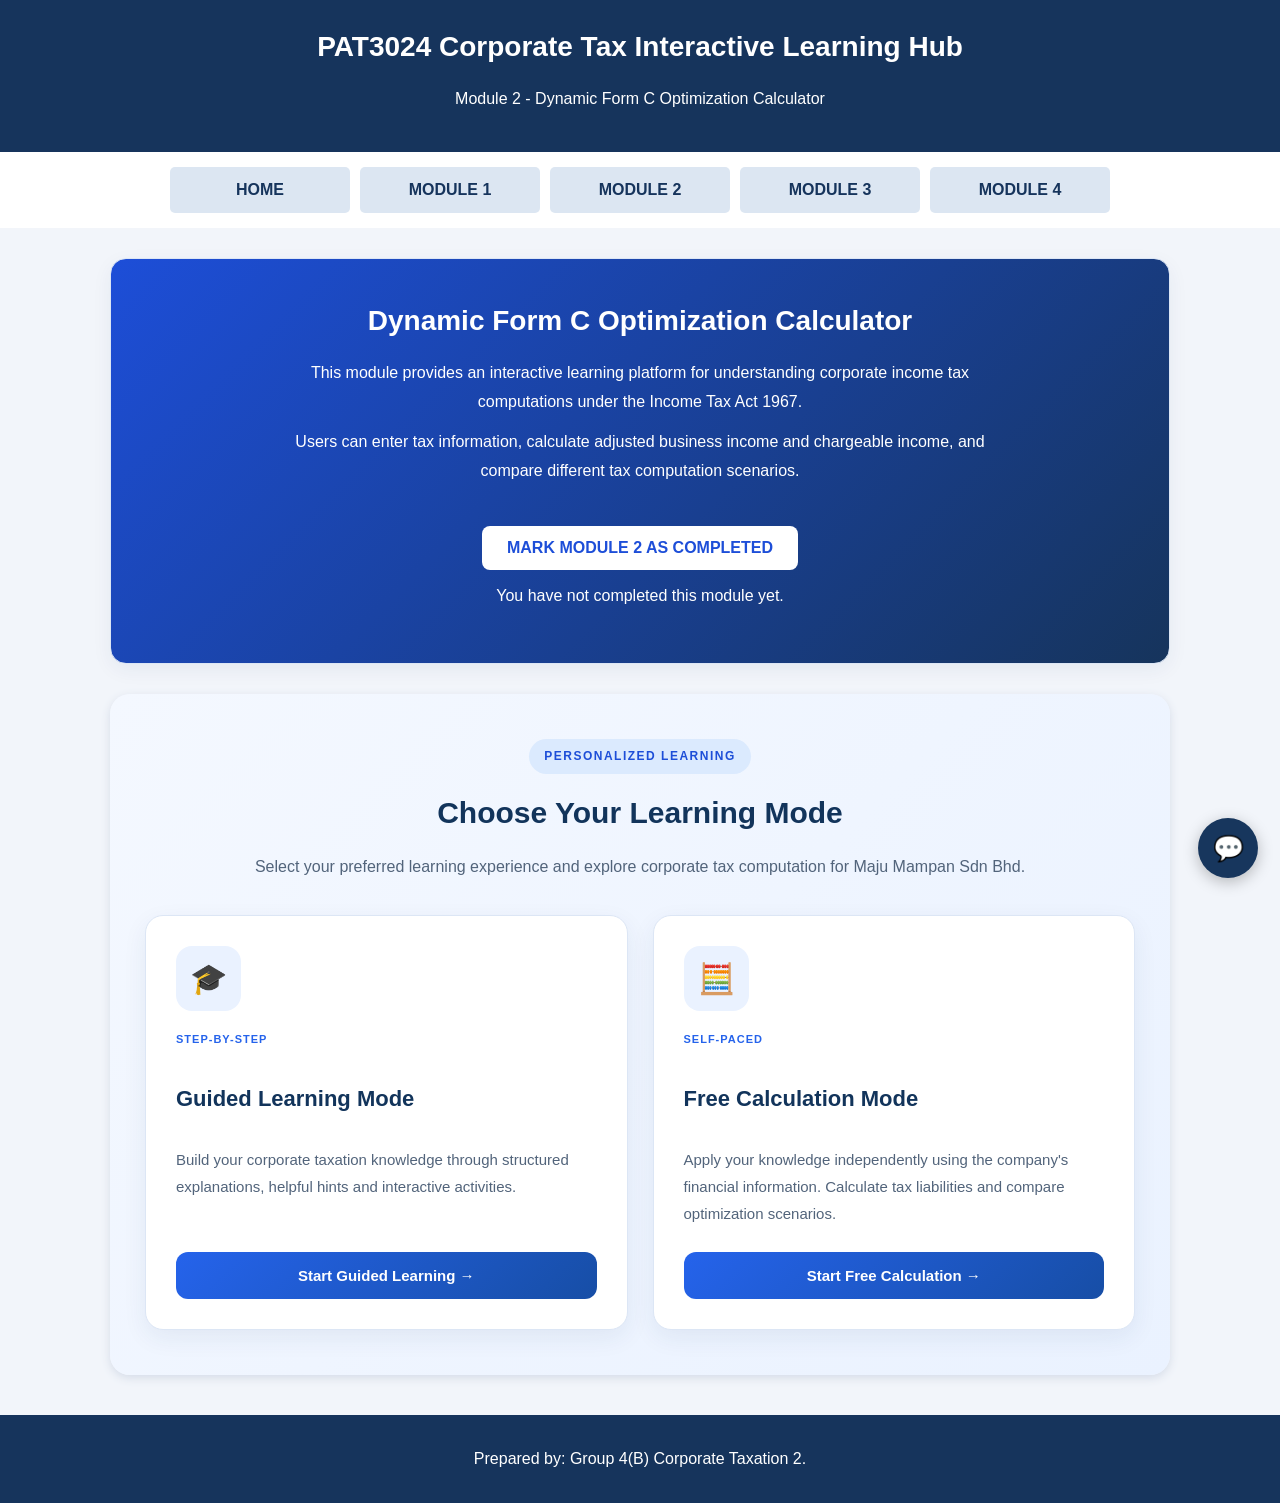
<file: calculator_updated.html>
<!DOCTYPE html>
<html lang="en">
<head>
    <meta charset="UTF-8">
    <meta name="viewport" content="width=device-width, initial-scale=1.0">
    <title>Module 2 - Dynamic Form C Optimization Calculator</title>
    <link rel="stylesheet" href="style.css">
<style>
        .non-allowable-expenses { margin: 14px 0 22px; padding: 14px; border: 1px solid #d5e2f3; border-radius: 10px; background: #fbfdff; }
        .non-allowable-expenses h4 { margin: 0 0 8px; color: #16345c; }
        .non-allowable-grid { display: grid; gap: 8px; }
        .non-allowable-header, .non-allowable-row { display: grid; grid-template-columns: minmax(230px, 1.5fr) minmax(180px, 1fr) minmax(130px, .7fr); gap: 10px; align-items: center; }
        .non-allowable-header { font-weight: 700; font-size: .85rem; color: #17365d; padding: 8px 0; }
        .non-allowable-row { padding: 8px 0; border-top: 1px solid #e4ebf4; }
        .non-allowable-row label { margin: 0; }
        .non-allowable-row input { width: 100%; min-width: 0; box-sizing: border-box; }
        @media (max-width: 720px) { .non-allowable-header { display: none; } .non-allowable-row { grid-template-columns: 1fr; gap: 6px; } }
</style>
</head>

<body>

<header>
    <h1>PAT3024 Corporate Tax Interactive Learning Hub</h1>
    <p>Module 2 - Dynamic Form C Optimization Calculator</p>
</header>

<nav>
    <a href="index.html">HOME</a>
    <a href="case-hub.html">MODULE 1</a>
    <a href="calculator.html">MODULE 2</a>
    <a href="risk-scanner.html">MODULE 3</a>
    <a href="legal-explorer.html">MODULE 4</a>
</nav>

<main>

    <section id="module-intro">
        <h2>Dynamic Form C Optimization Calculator</h2>

        <p>
            This module provides an interactive learning platform
            for understanding corporate income tax computations
            under the Income Tax Act 1967.
        </p>

        <p>
            Users can enter tax information, calculate adjusted
            business income and chargeable income, and compare
            different tax computation scenarios.
        </p>

        <div class="completion-control">
    <button class="completion-button" id="complete-module-2"
        onclick="toggleModuleCompletion('module2')">
        MARK MODULE 2 AS COMPLETED
    </button>

    <p id="module2-status">
        You have not completed this module yet.
    </p>
</div>
    </section>

<!-- CALCULATOR MODE SELECTION -->

<section id="calculator-mode-selection" class="learning-mode-section">

    <div class="learning-mode-heading">
        <span class="learning-mode-label">PERSONALIZED LEARNING</span>

        <h2>Choose Your Learning Mode</h2>

        <p>
            Select your preferred learning experience and
            explore corporate tax computation for
            Maju Mampan Sdn Bhd.
        </p>
    </div>

    <div class="learning-mode-grid">

        <div class="learning-mode-card">

            <div class="learning-mode-icon">🎓</div>

            <span class="learning-mode-tag">STEP-BY-STEP</span>

            <h3>Guided Learning Mode</h3>

            <p>
                Build your corporate taxation knowledge
                through structured explanations,
                helpful hints and interactive activities.
            </p>

            <button type="button"
                    class="learning-mode-button"
                    onclick="selectCalculatorMode('guided')">
                Start Guided Learning →
            </button>

        </div>

        <div class="learning-mode-card">

            <div class="learning-mode-icon">🧮</div>

            <span class="learning-mode-tag">SELF-PACED</span>

            <h3>Free Calculation Mode</h3>

            <p>
                Apply your knowledge independently using
                the company's financial information.
                Calculate tax liabilities and compare
                optimization scenarios.
            </p>

            <button type="button"
                    class="learning-mode-button"
                    onclick="selectCalculatorMode('free')">
                Start Free Calculation →
            </button>

        </div>

    </div>

</section>


    <section id="company-information" hidden>
        <h2>Company Information</h2>

        <p><strong>Company:</strong> Maju Mampan Sdn Bhd</p>
        <p><strong>Financial Year Ended:</strong> 31 October 2025</p>
        <p><strong>Year of Assessment:</strong> 2025</p>
        <p><strong>Company Status:</strong> Malaysian Resident Company</p>
    </section>

    <section id="tax-input" hidden>
        <h2>Tax Computation Input Form</h2>

        <p>
            Enter the relevant financial information to calculate
            the company's adjusted business income and chargeable income.
        </p>

        <button type="button"
        class="learning-mode-button"
        onclick="backToCalculatorMode()">
    ← Back to Choose Your Learning Mode
</button>

<!-- GUIDED LEARNING PANEL -->
<div id="guided-learning-panel" class="guided-learning-panel" hidden>

    <!-- HEADER -->
    <div class="guided-header">

        <span class="guided-label">INTERACTIVE LEARNING JOURNEY</span>

        <h2>Corporate Tax Computation</h2>

        <p>
            Follow five guided learning steps to understand
            the corporate tax computation of Maju Mampan Sdn Bhd.
        </p>

    </div>

    <!-- PROGRESS SECTION -->
    <div class="guided-progress-card">

        <div class="guided-progress-heading">
            <div>
                <span class="guided-small-label">YOUR PROGRESS</span>
                <h3 id="guided-step-counter">Step 1 of 5</h3>
            </div>

            <div class="guided-progress-icon">📚</div>
        </div>

        <div class="guided-progress-track">
            <div id="guided-progress-fill"></div>
        </div>

    </div>

    <!-- LEARNING CONTENT -->
    <div class="guided-step-content">

        <div class="guided-content-heading">

            <div class="guided-content-icon">📖</div>

            <div>
                <span class="guided-small-label">LEARNING MODULE</span>
                <h3 id="guided-step-title">1. Business Income</h3>
            </div>

        </div>

        <p id="guided-step-explanation">
            Start with the company's Profit Before Tax (PBT)
            based on its audited income statement.
        </p>

        <!-- LEARNING TIP -->
        <div class="guided-tip">

            <div class="guided-tip-heading">
                <span>💡</span>
                <strong>Learning Tip</strong>
            </div>

            <p id="guided-step-tip">
                Profit Before Tax is the starting point
                for the corporate tax computation.
            </p>

        </div>

    </div>

    <!-- PRACTICE ACTIVITY -->
    <div class="guided-practice" id="guided-practice">

        <div class="guided-practice-header">

            <div class="guided-practice-icon">✏️</div>

            <div>
                <span class="guided-small-label">KNOWLEDGE CHECK</span>
                <h3 id="practice-title">Test Your Understanding</h3>
            </div>

        </div>

        <p id="practice-question">
            Based on the audited income statement of
            Maju Mampan Sdn Bhd, enter the Profit Before Tax.
        </p>

        <div id="practice-input-area">

            <label for="guided-pbt-answer">
                Profit Before Tax (RM)
            </label>

            <input type="number"
                id="guided-pbt-answer"
                placeholder="Enter your answer">

            <button type="button"
                class="guided-check-button"
                onclick="checkGuidedPBT()">
                CHECK MY ANSWER →
            </button>

            <p id="guided-pbt-feedback"></p>

        </div>

    </div>

    <!-- NAVIGATION -->
    <div class="guided-navigation">

        <button type="button"
            id="guided-previous"
            class="guided-nav-button guided-previous-button"
            onclick="changeGuidedStep(-1)"
            disabled>
            ← Previous
        </button>

        <button type="button"
            id="guided-next"
            class="guided-nav-button guided-next-button"
            onclick="changeGuidedStep(1)">
            Next Step →
        </button>

    </div>

</div>
<!-- END GUIDED LEARNING PANEL -->



        <h3>1. Business Income</h3>

        <label for="profit-before-tax">Profit Before Tax (RM)</label>
        <input type="number" id="profit-before-tax"
               placeholder="Enter profit before tax">

        <h3>2. Tax Adjustments</h3>

        <label for="add-back">Total Add Back: Non-Allowable Expenses (RM)</label>
        <input type="number" id="add-back" value="0" readonly
               aria-describedby="add-back-help">
        <p id="add-back-help">Enter only the amount that is tax-disallowed for each item below. The total is calculated automatically and used in the tax computation. Enter 0 for NIL.</p>

        <div class="non-allowable-expenses">
            <h4>Detailed Non-Allowable Expenses</h4>
            <p>Enter the tax adjustment amount for each item, not necessarily the full accounting expense. Confirm the applicable subsection/reference with your lecturer.</p>
            <div class="non-allowable-grid">
                <div class="non-allowable-header"><span>Financial statement note / expense</span><span>ITA subsection / reference</span><span>Add-back amount (RM)</span></div>
                <div class="non-allowable-row">
                    <label for="nonallow-1">Note 1: General provision for stock obsolescence</label>
                    <input type="text" id="nonallow-ref-1" placeholder="Enter subsection / reference (e.g. s.33(1))" aria-label="Note 1 subsection or reference">
                    <input type="number" id="nonallow-1" class="nonallowable-amount" min="0" step="0.01" value="0" placeholder="0.00" aria-label="Note 1 add-back amount">
                </div>
                <div class="non-allowable-row">
                    <label for="nonallow-2">Note 3: Excess EPF contribution</label>
                    <input type="text" id="nonallow-ref-2" placeholder="Enter subsection / reference (e.g. s.33(1))" aria-label="Note 3 subsection or reference">
                    <input type="number" id="nonallow-2" class="nonallowable-amount" min="0" step="0.01" value="0" placeholder="0.00" aria-label="Note 3 add-back amount">
                </div>
                <div class="non-allowable-row">
                    <label for="nonallow-3">Note 4: Disallowed entertainment expenses</label>
                    <input type="text" id="nonallow-ref-3" placeholder="Enter subsection / reference (e.g. s.33(1))" aria-label="Note 4 subsection or reference">
                    <input type="number" id="nonallow-3" class="nonallowable-amount" min="0" step="0.01" value="0" placeholder="0.00" aria-label="Note 4 add-back amount">
                </div>
                <div class="non-allowable-row">
                    <label for="nonallow-4">Note 5: Interest on borrowing for investment</label>
                    <input type="text" id="nonallow-ref-4" placeholder="Enter subsection / reference (e.g. s.33(1))" aria-label="Note 5 subsection or reference">
                    <input type="number" id="nonallow-4" class="nonallowable-amount" min="0" step="0.01" value="0" placeholder="0.00" aria-label="Note 5 add-back amount">
                </div>
                <div class="non-allowable-row">
                    <label for="nonallow-5">Note 6: Tax audit enquiry fees</label>
                    <input type="text" id="nonallow-ref-5" placeholder="Enter subsection / reference (e.g. s.33(1))" aria-label="Note 6 subsection or reference">
                    <input type="number" id="nonallow-5" class="nonallowable-amount" min="0" step="0.01" value="0" placeholder="0.00" aria-label="Note 6 add-back amount">
                </div>
                <div class="non-allowable-row">
                    <label for="nonallow-6">Note 7: Contract cancellation – security system</label>
                    <input type="text" id="nonallow-ref-6" placeholder="Enter subsection / reference (e.g. s.33(1))" aria-label="Note 7 subsection or reference">
                    <input type="number" id="nonallow-6" class="nonallowable-amount" min="0" step="0.01" value="0" placeholder="0.00" aria-label="Note 7 add-back amount">
                </div>
                <div class="non-allowable-row">
                    <label for="nonallow-7">Note 8: Additional tools expensed in accounts</label>
                    <input type="text" id="nonallow-ref-7" placeholder="Enter subsection / reference (e.g. s.33(1))" aria-label="Note 8 subsection or reference">
                    <input type="number" id="nonallow-7" class="nonallowable-amount" min="0" step="0.01" value="0" placeholder="0.00" aria-label="Note 8 add-back amount">
                </div>
                <div class="non-allowable-row">
                    <label for="nonallow-8">Note 9: General provision for bad debts</label>
                    <input type="text" id="nonallow-ref-8" placeholder="Enter subsection / reference (e.g. s.33(1))" aria-label="Note 9 subsection or reference">
                    <input type="number" id="nonallow-8" class="nonallowable-amount" min="0" step="0.01" value="0" placeholder="0.00" aria-label="Note 9 add-back amount">
                </div>
                <div class="non-allowable-row">
                    <label for="nonallow-9">Note 10: Unrealised trade foreign exchange loss</label>
                    <input type="text" id="nonallow-ref-9" placeholder="Enter subsection / reference (e.g. s.33(1))" aria-label="Note 10 subsection or reference">
                    <input type="number" id="nonallow-9" class="nonallowable-amount" min="0" step="0.01" value="0" placeholder="0.00" aria-label="Note 10 add-back amount">
                </div>
                <div class="non-allowable-row">
                    <label for="nonallow-10">Note 11: Passenger motor car lease restriction</label>
                    <input type="text" id="nonallow-ref-10" placeholder="Enter subsection / reference (e.g. s.33(1))" aria-label="Note 11 subsection or reference">
                    <input type="number" id="nonallow-10" class="nonallowable-amount" min="0" step="0.01" value="0" placeholder="0.00" aria-label="Note 11 add-back amount">
                </div>
                <div class="non-allowable-row">
                    <label for="nonallow-11">Note 12: Political donation</label>
                    <input type="text" id="nonallow-ref-11" placeholder="Enter subsection / reference (e.g. s.33(1))" aria-label="Note 12 subsection or reference">
                    <input type="number" id="nonallow-11" class="nonallowable-amount" min="0" step="0.01" value="0" placeholder="0.00" aria-label="Note 12 add-back amount">
                </div>
                <div class="non-allowable-row">
                    <label for="nonallow-12">Note 13: Retrenchment expenses (if disallowed)</label>
                    <input type="text" id="nonallow-ref-12" placeholder="Enter subsection / reference (e.g. s.33(1))" aria-label="Note 13 subsection or reference">
                    <input type="number" id="nonallow-12" class="nonallowable-amount" min="0" step="0.01" value="0" placeholder="0.00" aria-label="Note 13 add-back amount">
                </div>
            </div>
        </div>

        <label for="deductions">Less: Allowable Deductions (RM)</label>
        <input type="number" id="deductions"
               placeholder="Enter allowable deductions">

        <label for="non-taxable-income">Less: Non-taxable Income (RM)
        </label>
        <input type="number" id="non-taxable-income"
              min="0" step="0.01"
              placeholder="Enter non-taxable income">

        <h3>3. Capital Allowances and Balancing Adjustments</h3>

        <label for="balancing-charge">Balancing Charge (RM)</label>
        <input type="number" id="balancing-charge"
               placeholder="Enter balancing charge">


        <label for="capital-allowance">Current Year Capital Allowances (RM)</label>
        <input type="number" id="capital-allowance"
               min="0" step="0.01"
               placeholder="Enter current year capital allowances">

        <label for="capital-allowance-bf">Unabsorbed Capital Allowances Brought Forward (RM)</label>
        <input type="number" id="capital-allowance-bf"
               min="0" step="0.01"
               placeholder="Enter capital allowances brought forward">

        <label for="industrial-building-allowance">
    Less: Industrial Building Allowance (RM)
</label>
<input type="number" id="industrial-building-allowance"
       min="0" step="0.01"
       placeholder="Enter industrial building allowance">


        <h3>4. Other Income and Donations</h3>

<label for="other-income">Other Statutory Income (RM)</label>
<input type="number" id="other-income"
       placeholder="Enter other statutory income">

<label for="approved-donations">Approved Donations (RM)</label>
<input type="number" id="approved-donations"
       placeholder="Enter approved donations">

<h3>5. AaDab Optimization Inputs</h3>

<p>
    Enter any additional deductions or capital allowances
    that are legally eligible and supported by documentation.
</p>
<div class="aadab-learning-guide">

    <h3>Understanding AaDab Optimization</h3>

    <p>
        AaDab Optimization compares the company's original
        tax computation with a scenario that includes
        additional legally eligible tax deductions and
        capital allowances.
    </p>

    <div class="aadab-guide-item">
        <h4>1. Additional Allowable Deductions</h4>
        <p>
            Enter additional deductions only where the
            expenditure qualifies under the relevant tax
            provisions and is supported by proper documents.
        </p>
    </div>

    <div class="aadab-guide-item">
        <h4>2. Additional Eligible Capital Allowances</h4>
        <p>
            Enter additional capital allowances only where
            the qualifying capital expenditure and applicable
            allowance requirements are satisfied.
        </p>
    </div>

    <p class="aadab-warning">
        <strong>Important:</strong> Do not enter personal,
        artificial or unsupported expenses as tax
        optimization items.
    </p>

</div>
<label for="optimized-deductions">
    Additional Allowable Deductions - AaDab Scenario (RM)
</label>
<input type="number" id="optimized-deductions"
       min="0" step="0.01"
       placeholder="Enter additional allowable deductions">

<label for="optimized-capital-allowance">
    Additional Eligible Capital Allowances - AaDab Scenario (RM)
</label>
<input type="number" id="optimized-capital-allowance"
       min="0" step="0.01"
       placeholder="Enter additional eligible capital allowances">

        <label for="special-deduction">
    Special Deduction - Secretarial and Tax Filing Fees (RM)
</label>
<input type="number" id="special-deduction"
       min="0" step="0.01"
       placeholder="Enter special deduction">

        <button type="button" onclick="calculateTax()">
            CALCULATE TAX
        </button>
    <button type="button" class="reset-calculator-button"
        onclick="resetCalculator()">
        RESET CALCULATOR
    </button>
        <div id="calculation-result">
            <h3>Calculation Results</h3>
            <p>Your tax computation results will appear here.</p>
        </div>
    </section>

</main>

<footer>
    <p>Prepared by: Group 4(B) Corporate Taxation 2.</p>

</footer>




<script>

// GUIDED LEARNING STEP CONTENT

const guidedSteps = [
    {
        title: "1. Business Income",
        explanation: "Start with the company's Profit Before Tax (PBT) based on its audited income statement.",
        tip: "Profit Before Tax is the starting point for the corporate tax computation."
    },
    {
    title: "2. Tax Adjustments",
    explanation: "Analyse Notes 1 to 13 of Maju Mampan Sdn Bhd's financial statements. Identify non-allowable expenses, allowable deductions, exempt income and other tax adjustments required to determine adjusted business income.",
    tip: "Examine each transaction carefully. Classify it as an add-back, deduction or NIL based on the applicable provisions of the Income Tax Act 1967."
},
    {
        title: "3. Capital Allowances and Balancing Adjustments",
        explanation: "Consider balancing charges, current year capital allowances and unabsorbed capital allowances brought forward.",
        tip: "Capital allowances are considered separately from accounting depreciation."
    },
    {
        title: "4. Other Income and Donations",
        explanation: "Review other statutory income and approved donations relevant to the company's tax computation.",
        tip: "Check the tax treatment and applicable limits before entering these amounts."
    },
    {
        title: "5. AaDab Optimization Inputs",
        explanation: "Consider additional deductions and capital allowances that are legally eligible and supported by documentation.",
        tip: "Tax optimization must follow the Income Tax Act 1967 and must not involve artificial arrangements."
    }
];

let currentGuidedStep = 0;

function displayGuidedStep() {

    const step = guidedSteps[currentGuidedStep];

    document.getElementById("guided-step-counter").textContent =
        "Step " + (currentGuidedStep + 1) + " of 5";

    document.getElementById("guided-step-title").textContent =
        step.title;

    document.getElementById("guided-step-explanation").textContent =
        step.explanation;

    document.getElementById("guided-step-tip").textContent =
        step.tip;

// Change the practice activity according to the current step

const practiceTitle = document.getElementById("practice-title");
const practiceQuestion = document.getElementById("practice-question");
const practiceArea = document.getElementById("practice-input-area");

const practiceActivities = [
    {
        title: "Test Your Understanding",
        question: "Based on the audited income statement of Maju Mampan Sdn Bhd, enter the Profit Before Tax.",
        content: `
            <label for="guided-pbt-answer">Profit Before Tax (RM)</label>
            <input type="number" id="guided-pbt-answer"
                placeholder="Enter your answer">
            <button type="button" onclick="checkGuidedPBT()">
                CHECK MY ANSWER
            </button>
            <p id="guided-pbt-feedback"></p>
        `
    },
       
{
    title: "Tax Adjustment Activity",
    question: "Complete the tax adjustment questions based on Maju Mampan Sdn Bhd's Case Study 2.",
    content: `
        <div class="guided-quiz">
            <h3>Tax Adjustment Practice – Case Study 2</h3>

            <p>Answer each question using the information in Notes 1–13.</p>

            <div class="tax-question">
                <p><strong>Question 1 – Note 1: Stock Obsolescence</strong></p>
                <p>The company recorded a general provision for stock obsolescence of RM220,000. What is the tax treatment?</p>
                <label class="guided-option"><input type="radio" name="tax-q1" value="a"> A. Allow the full provision as a deduction.</label>
                <label class="guided-option"><input type="radio" name="tax-q1" value="b"> B. Add back the general provision.</label>
                <label class="guided-option"><input type="radio" name="tax-q1" value="c"> C. Treat it as approved donation.</label>
                <button type="button" onclick="checkGuidedTaxAdjustment(1)">CHECK ANSWER</button>
                <p id="tax-feedback-1"></p>
            </div>

            <hr>

            <div class="tax-question">
                <p><strong>Question 2 – Note 1: Damaged Stock</strong></p>
                <p>Stock costing RM87,800 was actually damaged and written off during the year. What is the treatment?</p>
                <label class="guided-option"><input type="radio" name="tax-q2" value="a"> A. Add back the entire amount.</label>
                <label class="guided-option"><input type="radio" name="tax-q2" value="b"> B. Treat it as capital expenditure.</label>
                <label class="guided-option"><input type="radio" name="tax-q2" value="c"> C. NIL adjustment if the actual stock loss is properly supported.</label>
                <button type="button" onclick="checkGuidedTaxAdjustment(2)">CHECK ANSWER</button>
                <p id="tax-feedback-2"></p>
            </div>

            <hr>

            <div class="tax-question">
                <p><strong>Question 3 – Note 3: EPF Contribution</strong></p>
                <p>The employer contributed RM300,000 to EPF. Based on the worksheet's 19% limit and staff remuneration of RM1,400,000, what amount is disallowed?</p>
                <label class="guided-option"><input type="radio" name="tax-q3" value="a"> A. RM34,000</label>
                <label class="guided-option"><input type="radio" name="tax-q3" value="b"> B. RM266,000</label>
                <label class="guided-option"><input type="radio" name="tax-q3" value="c"> C. RM300,000</label>
                <button type="button" onclick="checkGuidedTaxAdjustment(3)">CHECK ANSWER</button>
                <p id="tax-feedback-3"></p>
            </div>

            <hr>

            <div class="tax-question">
                <p><strong>Question 4 – Note 4: Entertainment</strong></p>
                <p>Entertainment expenses for existing customers, potential customers and suppliers are recorded. According to the Tax Rules Q1 worksheet, what is the general restriction applied?</p>
                <label class="guided-option"><input type="radio" name="tax-q4" value="a"> A. 100% disallowed.</label>
                <label class="guided-option"><input type="radio" name="tax-q4" value="b"> B. 50% disallowed, subject to applicable exceptions.</label>
                <label class="guided-option"><input type="radio" name="tax-q4" value="c"> C. 100% deductible in every case.</label>
                <button type="button" onclick="checkGuidedTaxAdjustment(4)">CHECK ANSWER</button>
                <p id="tax-feedback-4"></p>
            </div>

            <hr>

            <div class="tax-question">
                <p><strong>Question 5 – Note 5: Finance Charges</strong></p>
                <p>RM5,500 interest expense relates to borrowing used to purchase shares in KPJ Healthcare Berhad. What adjustment is proposed in the worksheet?</p>
                <label class="guided-option"><input type="radio" name="tax-q5" value="a"> A. Add back RM5,500.</label>
                <label class="guided-option"><input type="radio" name="tax-q5" value="b"> B. Deduct an additional RM5,500.</label>
                <label class="guided-option"><input type="radio" name="tax-q5" value="c"> C. Treat it as capital allowance.</label>
                <button type="button" onclick="checkGuidedTaxAdjustment(5)">CHECK ANSWER</button>
                <p id="tax-feedback-5"></p>
            </div>

            <hr>

            <div class="tax-question">
                <p><strong>Question 6 – Note 6: Professional and Legal Fees</strong></p>
                <p>Which expense is identified as requiring an add-back in the worksheet?</p>
                <label class="guided-option"><input type="radio" name="tax-q6" value="a"> A. Statutory audit fees.</label>
                <label class="guided-option"><input type="radio" name="tax-q6" value="b"> B. Tax audit enquiry fees of RM22,000.</label>
                <label class="guided-option"><input type="radio" name="tax-q6" value="c"> C. Legal fees for tenancy renewal.</label>
                <button type="button" onclick="checkGuidedTaxAdjustment(6)">CHECK ANSWER</button>
                <p id="tax-feedback-6"></p>
            </div>

            <hr>

            <div class="tax-question">
                <p><strong>Question 7 – Note 7: Contract Cancellation</strong></p>
                <p>The company paid RM18,000 to cancel a contract to install a high-tech security system. What is the proposed treatment in the worksheet?</p>
                <label class="guided-option"><input type="radio" name="tax-q7" value="a"> A. Add back, subject to the capital or revenue character of the expenditure.</label>
                <label class="guided-option"><input type="radio" name="tax-q7" value="b"> B. Claim as approved donation.</label>
                <label class="guided-option"><input type="radio" name="tax-q7" value="c"> C. Claim as employee remuneration.</label>
                <button type="button" onclick="checkGuidedTaxAdjustment(7)">CHECK ANSWER</button>
                <p id="tax-feedback-7"></p>
            </div>

            <hr>

            <div class="tax-question">
                <p><strong>Question 8 – Note 8: Additional Tools</strong></p>
                <p>The company incurred RM15,000 for additional tools with a lifespan of two years. How should this expenditure be treated?</p>
                <label class="guided-option"><input type="radio" name="tax-q8" value="a"> A. Allow it as an ordinary repair expense without adjustment.</label>
                <label class="guided-option"><input type="radio" name="tax-q8" value="b"> B. Add it back as capital expenditure and consider capital allowance eligibility separately.</label>
                <label class="guided-option"><input type="radio" name="tax-q8" value="c"> C. Treat it as an approved donation.</label>
                <button type="button" onclick="checkGuidedTaxAdjustment(8)">CHECK ANSWER</button>
                <p id="tax-feedback-8"></p>
            </div>

            <hr>

            <div class="tax-question">
                <p><strong>Question 9 – Note 9: General Provision for Bad Debts</strong></p>
                <p>What is the treatment of the RM120,000 general provision for trade debts?</p>
                <label class="guided-option"><input type="radio" name="tax-q9" value="a"> A. Add back the general provision.</label>
                <label class="guided-option"><input type="radio" name="tax-q9" value="b"> B. Deduct it as capital allowance.</label>
                <label class="guided-option"><input type="radio" name="tax-q9" value="c"> C. Treat it as exempt income.</label>
                <button type="button" onclick="checkGuidedTaxAdjustment(9)">CHECK ANSWER</button>
                <p id="tax-feedback-9"></p>
            </div>

            <hr>

            <div class="tax-question">
                <p><strong>Question 10 – Note 10: Foreign Exchange</strong></p>
                <p>How should the unrealised trade foreign exchange loss of RM44,000 be treated according to the worksheet?</p>
                <label class="guided-option"><input type="radio" name="tax-q10" value="a"> A. Deduct it again.</label>
                <label class="guided-option"><input type="radio" name="tax-q10" value="b"> B. Add back the unrealised loss.</label>
                <label class="guided-option"><input type="radio" name="tax-q10" value="c"> C. Treat it as a donation.</label>
                <button type="button" onclick="checkGuidedTaxAdjustment(10)">CHECK ANSWER</button>
                <p id="tax-feedback-10"></p>
            </div>

            <hr>

            <div class="tax-question">
                <p><strong>Question 11 – Note 11: Motor Vehicle Lease</strong></p>
                <p>The company leases a passenger motor car costing RM190,000 when new. What should students consider?</p>
                <label class="guided-option"><input type="radio" name="tax-q11" value="a"> A. The full rental is automatically deductible.</label>
                <label class="guided-option"><input type="radio" name="tax-q11" value="b"> B. The statutory restriction on passenger motor vehicle lease rentals.</label>
                <label class="guided-option"><input type="radio" name="tax-q11" value="c"> C. The rental is an approved donation.</label>
                <button type="button" onclick="checkGuidedTaxAdjustment(11)">CHECK ANSWER</button>
                <p id="tax-feedback-11"></p>
            </div>

            <hr>

            <div class="tax-question">
                <p><strong>Question 12 – Note 12: Donations</strong></p>
                <p>Which donation is identified as a political donation and added back in the worksheet?</p>
                <label class="guided-option"><input type="radio" name="tax-q12" value="a"> A. Approved Covid-19 Fund donation of RM98,000.</label>
                <label class="guided-option"><input type="radio" name="tax-q12" value="b"> B. Political party donation of RM70,000.</label>
                <label class="guided-option"><input type="radio" name="tax-q12" value="c"> C. Both donations are automatically deductible.</label>
                <button type="button" onclick="checkGuidedTaxAdjustment(12)">CHECK ANSWER</button>
                <p id="tax-feedback-12"></p>
            </div>

            <hr>

            <div class="tax-question">
                <p><strong>Question 13 – Note 13: Retrenchment Expenses</strong></p>
                <p>The company paid RM352,000 in retrenchment payments to redundant employees. What is the proposed treatment in the worksheet?</p>
                <label class="guided-option"><input type="radio" name="tax-q13" value="a"> A. Add back the entire amount.</label>
                <label class="guided-option"><input type="radio" name="tax-q13" value="b"> B. No adjustment, subject to the business purpose and supporting evidence.</label>
                <label class="guided-option"><input type="radio" name="tax-q13" value="c"> C. Treat it as capital allowance.</label>
                <button type="button" onclick="checkGuidedTaxAdjustment(13)">CHECK ANSWER</button>
                <p id="tax-feedback-13"></p>
            </div>

            <hr>

            <p><strong>Quiz progress:</strong> <span id="tax-quiz-progress">0 / 13 completed</span></p>
        </div>
    `
},
    {
    title: "Capital Allowance Activity",
    question: "According to Note 14, the factory was purchased for RM770,000, including land costing RM70,000. Calculate the factory cost excluding land.",
    content: `
        <div class="guided-quiz">
            <p><strong>Question 1: Calculate the factory cost excluding land.</strong></p>

            <p>
                Factory purchase price: RM770,000<br>
                Land cost: RM70,000
            </p>

            <label for="guided-factory-answer">
                Your answer (RM)
            </label>

            <input
                type="number"
                id="guided-factory-answer"
                placeholder="Enter your answer"
            >

            <button type="button" onclick="checkGuidedCapitalAllowance()">
                CHECK MY ANSWER
            </button>

            <p id="guided-ca-feedback"></p>
        </div>
    `
},
    {
    title: "Other Income and Donations Activity",
    question: "According to Note 2, calculate the total dividend income received by Maju Mampan Sdn Bhd.",
    content: `
        <div class="guided-quiz">
            <p><strong>Question 1: Calculate the total dividend income.</strong></p>

            <p>
                Single-tier dividend from KPJ Healthcare Berhad:
                RM141,000<br><br>

                Dividend from an Australian company remitted to Malaysia:
                RM52,000
            </p>

            <label for="guided-dividend-answer">
                Your answer (RM)
            </label>

            <input
                type="number"
                id="guided-dividend-answer"
                placeholder="Enter your answer"
            >

            <button type="button" onclick="checkGuidedDividend()">
                CHECK MY ANSWER
            </button>

            <p id="guided-dividend-feedback"></p>
        </div>
    `
},
    {
    title: "AaDab Optimization Activity",
    question: "AaDab Optimization allows students to consider additional eligible deductions and capital allowances. Identify the TWO optimization inputs available in the calculator.",
    content: `
        <div class="guided-quiz">
            <p><strong>Question 1: Select the TWO correct inputs.</strong></p>

            <label class="guided-option">
                <input type="checkbox" name="optimization-answer" value="a">
                A. Additional Allowable Deductions
            </label>

            <label class="guided-option">
                <input type="checkbox" name="optimization-answer" value="b">
                B. Additional Eligible Capital Allowances
            </label>

            <label class="guided-option">
                <input type="checkbox" name="optimization-answer" value="c">
                C. Personal Household Expenses
            </label>

            <label class="guided-option">
                <input type="checkbox" name="optimization-answer" value="d">
                D. Personal Entertainment Expenses
            </label>

            <button type="button" onclick="checkGuidedOptimization()">
                CHECK MY ANSWER
            </button>

            <p id="guided-optimization-feedback"></p>
        </div>
    `
},
];

const activity = practiceActivities[currentGuidedStep];

practiceTitle.textContent = activity.title;
practiceQuestion.textContent = activity.question;
practiceArea.innerHTML = activity.content;

    document.getElementById("guided-progress-fill").style.width =
        ((currentGuidedStep + 1) / 5 * 100) + "%";

    document.getElementById("guided-previous").disabled =
        currentGuidedStep === 0;

    document.getElementById("guided-next").textContent =
        currentGuidedStep === 4 ? "Finish Guidance" : "Next Step →";
}

function changeGuidedStep(direction) {

    if (currentGuidedStep === 4 && direction === 1) {
        alert("Congratulations! You have completed the five guided learning steps.");
        return;
    }

    currentGuidedStep = Math.max(
        0,
        Math.min(4, currentGuidedStep + direction)
    );

    displayGuidedStep();
}

function checkGuidedPBT() {

    const answer = Number(
        document.getElementById("guided-pbt-answer").value
    );

    const feedback = document.getElementById("guided-pbt-feedback");

    if (document.getElementById("guided-pbt-answer").value === "") {
        feedback.textContent = "Please enter your answer first.";
        feedback.style.color = "#d97706";
        return;
    }

    if (answer === 1069000) {

        feedback.textContent =
            "Correct! Excellent work. The Profit Before Tax is RM1,069,000.";

        feedback.style.color = "green";

        document.getElementById("profit-before-tax").value = 1069000;

    } else {

        feedback.textContent =
            "Not quite. Review the audited income statement and try again.";

        feedback.style.color = "red";
    }
}


function updateNonAllowableTotal() {
    const inputs = document.querySelectorAll(".nonallowable-amount");
    const total = Array.from(inputs).reduce((sum, input) => {
        const amount = Number(input.value);
        return sum + (Number.isFinite(amount) && amount > 0 ? amount : 0);
    }, 0);
    const totalField = document.getElementById("add-back");
    if (totalField) totalField.value = total.toFixed(2);
}

document.addEventListener("input", function(event) {
    if (event.target && event.target.classList.contains("nonallowable-amount")) {
        updateNonAllowableTotal();
    }
});

function calculateTax() {
    // CHECK REQUIRED INPUTS BEFORE CALCULATION

    const requiredFields = [
        {
            id: "profit-before-tax",
            name: "Profit Before Tax"
        },
        {
            id: "add-back",
            name: "Non-Allowable Expenses"
        },
        {
            id: "deductions",
            name: "Allowable Deductions"
        },
        {
    id: "non-taxable-income",
    name: "Non-taxable Income"
        },
        {
            id: "balancing-charge",
            name: "Balancing Charge"
        },
        {
            id: "capital-allowance",
            name: "Current Year Capital Allowances"
        },
        {
            id: "capital-allowance-bf",
            name: "Unabsorbed Capital Allowances Brought Forward"
        },
        {
    id: "industrial-building-allowance",
    name: "Industrial Building Allowance"
},
        {
            id: "other-income",
            name: "Other Statutory Income"
        },
        {
    id: "approved-donations",
    name: "Approved Donations"
},
{
    id: "special-deduction",
    name: "Special Deduction - Secretarial and Tax Filing Fees"
}
    ];

    const missingFields = requiredFields.filter(field =>
        document.getElementById(field.id).value.trim() === ""
    );

    if (missingFields.length > 0) {

        alert(
            "Please complete the following fields. Enter 0 if the amount is NIL:\n\n" +
            missingFields.map(field => "- " + field.name).join("\n")
        );

        document.getElementById(missingFields[0].id).focus();

        return;
    }
        // CHECK FOR NEGATIVE TAX INPUTS

    const nonNegativeFields = [
    "add-back",
    "deductions",
    "non-taxable-income",
    "balancing-charge",
    "capital-allowance",
    "capital-allowance-bf",
    "industrial-building-allowance",
    "other-income",
    "approved-donations",
    "optimized-deductions",
    "optimized-capital-allowance",
    "special-deduction"
];

    const negativeFields = nonNegativeFields.filter(id => {
        const value = document.getElementById(id).value;
        return value !== "" && Number(value) < 0;
    });

    if (negativeFields.length > 0) {

        alert(
            "Negative amounts are not allowed in these fields. Please enter zero or a positive amount:\n\n" +
            negativeFields.map(id =>
                document.querySelector(`label[for="${id}"]`).textContent
            ).join("\n")
        );

        document.getElementById(negativeFields[0]).focus();

        return;
    }
    // 1. Retrieve original tax inputs
    const profitBeforeTax =
        Number(document.getElementById("profit-before-tax").value) || 0;

    const addBack =
        Number(document.getElementById("add-back").value) || 0;

    const deductions =
        Number(document.getElementById("deductions").value) || 0;

    const nonTaxableIncome =
    Number(document.getElementById("non-taxable-income").value) || 0;

    const balancingCharge =
        Number(document.getElementById("balancing-charge").value) || 0;

    const capitalAllowance =
        Number(document.getElementById("capital-allowance").value) || 0;

    const capitalAllowanceBF =
        Number(document.getElementById("capital-allowance-bf").value) || 0;

    const industrialBuildingAllowance =
    Number(document.getElementById("industrial-building-allowance").value) || 0;

    const otherIncome =
        Number(document.getElementById("other-income").value) || 0;

    const approvedDonations =
        Number(document.getElementById("approved-donations").value) || 0;

    // 2. Retrieve AaDab optimization inputs
    const optimizedDeductions =
        Number(document.getElementById("optimized-deductions").value) || 0;

    const optimizedCapitalAllowance =
        Number(document.getElementById("optimized-capital-allowance").value) || 0;

    const specialDeduction =
    Number(document.getElementById("special-deduction").value) || 0;

    // 3. Calculate each scenario
    function calculateScenario(
    extraDeductions,
    extraCapitalAllowances,
    extraSpecialDeduction
) {

    // Calculate Adjusted Business Income
    const adjustedBusinessIncome =
        profitBeforeTax
        + addBack
        - deductions
        - extraDeductions
        - extraSpecialDeduction
        - nonTaxableIncome;

    // Add Balancing Charge
    const adjustedIncomeAfterBC =
        adjustedBusinessIncome + balancingCharge;

    // Calculate Capital Allowances
    const totalCapitalAllowances =
        capitalAllowance
        + capitalAllowanceBF
        + extraCapitalAllowances;

    const availableIncomeForCA =
        Math.max(0, adjustedIncomeAfterBC);

    const capitalAllowancesAbsorbed =
        Math.min(totalCapitalAllowances, availableIncomeForCA);

    const unabsorbedCapitalAllowances =
        totalCapitalAllowances - capitalAllowancesAbsorbed;

    // Calculate Statutory Business Income
    const statutoryBusinessIncome =
        Math.max(
            0,
            adjustedIncomeAfterBC
            - capitalAllowancesAbsorbed
            - industrialBuildingAllowance
        );

    // Calculate Aggregate Income
    const aggregateIncome =
        statutoryBusinessIncome + otherIncome;

    // Calculate Allowable Donations
    const donationLimit =
        aggregateIncome * 0.10;

    const allowableDonations =
        Math.min(approvedDonations, donationLimit);

    // Calculate Chargeable Income
    const chargeableIncome =
        Math.max(0, aggregateIncome - allowableDonations);

    // Calculate Estimated Tax
    const estimatedTax =
        chargeableIncome * 0.24;

    return {
        adjustedBusinessIncome,
        adjustedIncomeAfterBC,
        totalCapitalAllowances,
        capitalAllowancesAbsorbed,
        unabsorbedCapitalAllowances,
        statutoryBusinessIncome,
        aggregateIncome,
        allowableDonations,
        chargeableIncome,
        estimatedTax
    };
}

    // 4. Calculate both scenarios
    // Unoptimized Scenario
const unoptimized = calculateScenario(0, 0, 0);

// AaDab-Optimized Scenario
const optimized = calculateScenario(
    optimizedDeductions,
    optimizedCapitalAllowance,
    specialDeduction
);

    // 5. Calculate tax savings
    const taxSavings =
        unoptimized.estimatedTax - optimized.estimatedTax;
// 5A. Calculate percentage change in estimated tax

const taxReductionPercentage =
    unoptimized.estimatedTax > 0
        ? (taxSavings / unoptimized.estimatedTax) * 100
        : 0;
    // 6. Format Malaysian Ringgit
    function formatRM(amount) {
        return "RM " + amount.toLocaleString("en-MY", {
            minimumFractionDigits: 2,
            maximumFractionDigits: 2
        });
    }

       // 7. Create accounting-style tax computation tables

    function tableRow(particulars, amount, rowClass = "") {
        return `
            <tr class="${rowClass}">
                <td>${particulars}</td>
                <td class="amount-cell">${formatRM(amount)}</td>
            </tr>
        `;
    }

    function buildScenarioTable(title, scenario, extraDeductions, extraCapitalAllowance, extraSpecialDeduction) {

        return `
            <div class="scenario-card">
                <h3>${title}</h3>

                <table class="tax-computation-table">
                    <thead>
                        <tr>
                            <th>Particulars</th>
                            <th>Amount (RM)</th>
                        </tr>
                    </thead>

                    <tbody>
                        ${tableRow("Less: Allowable Deductions", deductions)}
                    ${extraSpecialDeduction > 0
                        ? tableRow("Less: Special Deduction - Secretarial and Tax Filing Fees", extraSpecialDeduction)
                        : ""}
                        ${tableRow("Less: Additional AaDab Deductions", extraDeductions)}
                        ${tableRow("Less: Non-taxable Income", nonTaxableIncome)}

                        ${tableRow("Adjusted Business Income", scenario.adjustedBusinessIncome, "total-row")}

                        ${tableRow("Add: Balancing Charge", balancingCharge)}
                        ${tableRow("Adjusted Income After Balancing Charge", scenario.adjustedIncomeAfterBC, "subtotal-row")}

                        ${tableRow("Current Year Capital Allowances", capitalAllowance)}
                        ${tableRow("Unabsorbed Capital Allowances Brought Forward", capitalAllowanceBF)}
                        ${tableRow("Additional Eligible Capital Allowances", extraCapitalAllowance)}
                        ${tableRow("Total Capital Allowances Available", scenario.totalCapitalAllowances, "subtotal-row")}

                        ${tableRow("Less: Capital Allowances Absorbed", scenario.capitalAllowancesAbsorbed)}
                        ${tableRow("Less: Industrial Building Allowance", industrialBuildingAllowance)}
                        ${tableRow("Unabsorbed Capital Allowances Carried Forward", scenario.unabsorbedCapitalAllowances)}

                        ${tableRow("Statutory Business Income", scenario.statutoryBusinessIncome, "total-row")}

                        ${tableRow("Add: Other Statutory Income", otherIncome)}
                        ${tableRow("Aggregate Income", scenario.aggregateIncome, "total-row")}

                        ${tableRow("Approved Donations", approvedDonations)}
                        ${tableRow("Allowable Donations (10% Limit)", scenario.allowableDonations)}

                        ${tableRow("Chargeable Income", scenario.chargeableIncome, "final-row")}
                        ${tableRow("Estimated Corporate Tax (24%)", scenario.estimatedTax, "final-row")}
                    </tbody>
                </table>
            </div>
        `;
    }

    // 8. Display the results

    document.getElementById("calculation-result").innerHTML = `

        <h3>Detailed Tax Computation Results</h3>

        <p><strong>Tax Rate Used:</strong> 24%</p>

        <div class="scenario-comparison">

            ${buildScenarioTable(
    "Unoptimized Scenario",
    unoptimized,
    0,
    0,
    0
)}

            ${buildScenarioTable(
    "AaDab-Optimized Scenario",
    optimized,
    optimizedDeductions,
    optimizedCapitalAllowance,
    specialDeduction
)}

        </div>

        <hr>
<div class="optimization-summary-panel">

    <h3>Tax Savings Overview</h3>

    <div class="optimization-summary-grid">

        <div class="optimization-summary-item">
            <p>Unoptimized Estimated Tax</p>
            <h4>${formatRM(unoptimized.estimatedTax)}</h4>
        </div>

        <div class="optimization-summary-item">
            <p>AaDab-Optimized Estimated Tax</p>
            <h4>${formatRM(optimized.estimatedTax)}</h4>
        </div>

        <div class="optimization-summary-item">
            <p>Estimated Tax Savings</p>
            <h4>${formatRM(taxSavings)}</h4>
        </div>

        <div class="optimization-summary-item">
            <p>Percentage Change in Estimated Tax</p>
            <h4>${taxReductionPercentage.toFixed(2)}%</h4>
        </div>

    </div>

</div>
        <h3>AaDab Optimization Summary</h3>

        <table class="tax-computation-table">
            <thead>
                <tr>
                    <th>Particulars</th>
                    <th>Amount (RM)</th>
                </tr>
            </thead>

            <tbody>
                ${tableRow("Unoptimized Tax Payable", unoptimized.estimatedTax)}
                ${tableRow("AaDab-Optimized Tax Payable", optimized.estimatedTax)}
                ${tableRow("Estimated Tax Savings", taxSavings, "final-row")}
            </tbody>
        </table>

        
<div class="aadab-result-explanation">

    <h3>Understanding Your AaDab Results</h3>

    ${
        taxSavings > 0
        ? `
            <p class="result-success">
                <strong>Tax Reduction Achieved!</strong>
            </p>

            <p>
                The AaDab-Optimized Scenario produces a lower
                estimated tax liability than the Unoptimized
                Scenario.
            </p>

            <p>
                The estimated tax decreases from
                <strong>${formatRM(unoptimized.estimatedTax)}</strong>
                to
                <strong>${formatRM(optimized.estimatedTax)}</strong>.
            </p>

            <p>
                This represents estimated tax savings of
                <strong>${formatRM(taxSavings)}</strong>
                (${taxReductionPercentage.toFixed(2)}%).
            </p>

            <p>
                Review the additional deductions and capital
                allowances entered to ensure that each item
                is legally eligible and properly documented.
            </p>
        `
        : taxSavings < 0
        ? `
            <p class="result-warning">
                <strong>Higher Estimated Tax Liability</strong>
            </p>

            <p>
                The AaDab-Optimized Scenario produces a higher
                estimated tax liability. Review the figures
                and calculation inputs.
            </p>
        `
        : `
            <p class="result-neutral">
                <strong>No Change in Estimated Tax</strong>
            </p>

            <p>
                Both scenarios produce the same estimated
                corporate tax liability.
            </p>

            <p>
                This may occur when no additional optimization
                inputs are entered, or when the additional
                amounts do not reduce chargeable income under
                the calculator's current assumptions.
            </p>

            <p>
                Review the inputs and check whether the proposed
                deductions or capital allowances can be utilized.
            </p>
        `
    }

</div>


        <p><em>
            Simplified educational calculation only.
            Additional deductions and capital allowances must be
            legally eligible, properly supported and subject to
            the relevant provisions of the Income Tax Act 1967.
            The 24% tax rate is an illustrative assumption, not
            a determination of the company's actual tax rate.
        </em></p>

    `;
}
       
const taxAdjustmentAnswers = {
    1: {
        answer: "b",
        explanation: "The RM220,000 general provision is added back because it is an estimated provision. A properly supported actual stock write-down must be considered separately."
    },
    2: {
        answer: "c",
        explanation: "The RM87,800 represents actual damaged stock written off. The worksheet treats this as deductible, provided the loss is properly supported."
    },
    3: {
        answer: "a",
        explanation: "RM1,400,000 × 19% = RM266,000 allowable under the worksheet's assumption. RM300,000 − RM266,000 = RM34,000 excess."
    },
    4: {
        answer: "b",
        explanation: "The worksheet applies a general 50% entertainment restriction. Specific statutory exceptions must still be checked."
    },
    5: {
        answer: "a",
        explanation: "The worksheet adds back RM5,500 because the borrowing relates to an investment in shares rather than the manufacturing business."
    },
    6: {
        answer: "b",
        explanation: "The worksheet identifies RM22,000 tax audit enquiry fees as an add-back. The precise treatment should be checked against the purpose and applicable tax rules."
    },
    7: {
        answer: "a",
        explanation: "The worksheet proposes an add-back because the cancellation relates to a security-system installation contract. Its capital or revenue character should be examined."
    },
    8: {
        answer: "b",
        explanation: "The tools have a two-year useful life and are treated as capital expenditure. Add back the expense and consider capital allowance eligibility separately."
    },
    9: {
        answer: "a",
        explanation: "A general provision for doubtful debts is an estimate and is added back under the worksheet's treatment."
    },
    10: {
        answer: "b",
        explanation: "The worksheet adds back the unrealised foreign exchange loss of RM44,000. Its tax treatment should be assessed under the applicable foreign exchange rules."
    },
    11: {
        answer: "b",
        explanation: "The passenger motor vehicle lease rental is subject to the statutory restriction. The original cost of the car and applicable lease rules must be considered."
    },
    12: {
        answer: "b",
        explanation: "The RM70,000 political party donation is added back in the worksheet. The RM98,000 approved fund donation is considered separately under the donation provisions."
    },
    13: {
        answer: "b",
        explanation: "The worksheet proposes NIL adjustment for retrenchment expenses incurred to reduce business operating costs, subject to supporting evidence."
    }
};

function checkGuidedTaxAdjustment(questionNumber) {
    const selectedAnswer = document.querySelector(
        'input[name="tax-q' + questionNumber + '"]:checked'
    );

    const feedback = document.getElementById(
        "tax-feedback-" + questionNumber
    );

    if (!selectedAnswer) {
        feedback.textContent = "Please select an answer first.";
        feedback.style.color = "#d97706";
        return;
    }

    const item = taxAdjustmentAnswers[questionNumber];

    if (selectedAnswer.value === item.answer) {
        feedback.innerHTML =
            "<strong>Correct!</strong><br>" + item.explanation;
        feedback.style.color = "#15803d";
        feedback.dataset.completed = "true";
    } else {
        feedback.innerHTML =
            "<strong>Not quite. Try again!</strong><br>" +
            "Review the relevant note and consider the tax treatment again.";
        feedback.style.color = "#dc2626";
        feedback.dataset.completed = "false";
    }

    const completed = Object.keys(taxAdjustmentAnswers).filter(function(key) {
        const result = document.getElementById("tax-feedback-" + key);
        return result && result.dataset.completed === "true";
    }).length;

    const progress = document.getElementById("tax-quiz-progress");

    if (progress) {
        progress.textContent = completed + " / 13 completed";
    }
}
    function checkGuidedCapitalAllowance() {
    const answer = document.getElementById(
        "guided-factory-answer"
    ).value;

    const feedback = document.getElementById(
        "guided-ca-feedback"
    );

    if (answer === "") {
        feedback.textContent = "Please enter your answer first.";
        feedback.style.color = "#d97706";
        return;
    }

    if (Number(answer) === 700000) {
        feedback.innerHTML = `
            <strong>Correct!</strong><br>
            RM770,000 - RM70,000 = RM700,000.
            The factory cost excluding land is RM700,000.
            The land cost must be considered separately when
            assessing the tax treatment of the factory.
        `;
        feedback.style.color = "#15803d";
    } else {
        feedback.innerHTML = `
            <strong>Not quite. Try again!</strong><br>
            Subtract the land cost of RM70,000 from the
            total purchase price of RM770,000.
        `;
        feedback.style.color = "#dc2626";
    }
}
    function checkGuidedDividend() {
    const answer = document.getElementById(
        "guided-dividend-answer"
    ).value;

    const feedback = document.getElementById(
        "guided-dividend-feedback"
    );

    if (answer === "") {
        feedback.textContent = "Please enter your answer first.";
        feedback.style.color = "#d97706";
        return;
    }

    if (Number(answer) === 193000) {
        feedback.innerHTML = `
            <strong>Correct!</strong><br>
            RM141,000 + RM52,000 = RM193,000.
            The total dividend income is RM193,000,
            equivalent to RM193,000 in Note 2.
        `;
        feedback.style.color = "#15803d";
    } else {
        feedback.innerHTML = `
            <strong>Not quite. Try again!</strong><br>
            Add RM141,000 and RM52,000 to calculate
            the total dividend income.
        `;
        feedback.style.color = "#dc2626";
    }
}
function checkGuidedOptimization() {
    const selectedAnswers = Array.from(
        document.querySelectorAll(
            'input[name="optimization-answer"]:checked'
        )
    ).map(input => input.value);

    const feedback = document.getElementById(
        "guided-optimization-feedback"
    );

    if (selectedAnswers.length === 0) {
        feedback.textContent = "Please select your answers first.";
        feedback.style.color = "#d97706";
        return;
    }

    const correctAnswers = ["a", "b"];

    const isCorrect =
        selectedAnswers.length === 2 &&
        correctAnswers.every(answer =>
            selectedAnswers.includes(answer)
        );

    if (isCorrect) {
        feedback.innerHTML = `
            <strong>Excellent! Correct answer!</strong><br>
            The two optimization inputs are:
            <br>1. Additional Allowable Deductions.
            <br>2. Additional Eligible Capital Allowances.
            <br><br>
            These inputs are used in the AaDab-Optimized
            scenario for comparison with the Unoptimized
            scenario.
        `;

        feedback.style.color = "#15803d";
    } else {
        feedback.innerHTML = `
            <strong>Not quite. Try again!</strong><br>
            Select exactly TWO answers that represent
            the additional deduction and capital allowance
            inputs in the calculator.
        `;

        feedback.style.color = "#dc2626";
    }
}
function backToCalculatorMode() {

    const companyInfo = document.getElementById("company-information");
    const taxInput = document.getElementById("tax-input");
    const modeSelection = document.getElementById("calculator-mode-selection");
    const guidedPanel = document.getElementById("guided-learning-panel");

    companyInfo.hidden = true;
    taxInput.hidden = true;
    guidedPanel.hidden = true;

    modeSelection.hidden = false;

    modeSelection.scrollIntoView({
        behavior: "smooth",
        block: "start"
    });
}
    
function selectCalculatorMode(mode) {

    const companyInfo = document.getElementById("company-information");
    const taxInput = document.getElementById("tax-input");
    const modeSelection = document.getElementById("calculator-mode-selection");
    const guidedPanel = document.getElementById("guided-learning-panel");

    if (mode !== "guided" && mode !== "free") {
        return;
    }

    modeSelection.hidden = true;
    companyInfo.hidden = false;
    taxInput.hidden = false;

    guidedPanel.hidden = (mode !== "guided");

    if (mode === "guided") {

        currentGuidedStep = 0;
        displayGuidedStep();

    } else if (mode === "free") {

        // PRE-FILL CONFIRMED CASE STUDY FIGURES

        document.getElementById("profit-before-tax").value = 1069000;
        document.getElementById("balancing-charge").value = 15000;
        document.getElementById("capital-allowance").value = 123000;

        // LEAVE ITEMS REQUIRING STUDENT TAX ANALYSIS BLANK

        document.querySelectorAll(".nonallowable-amount").forEach(input => input.value = "0");
    document.querySelectorAll('[id^="nonallow-ref-"]').forEach(input => input.value = "");
    updateNonAllowableTotal();
        document.getElementById("deductions").value = "";
        document.getElementById("capital-allowance-bf").value = "";
        document.querySelectorAll(".nonallowable-amount").forEach(input => input.value = "0");
    document.querySelectorAll('[id^="nonallow-ref-"]').forEach(input => input.value = "");
    updateNonAllowableTotal();
        document.getElementById("deductions").value = "";
        document.getElementById("non-taxable-income").value = "";
        document.getElementById("capital-allowance-bf").value = "";
        document.getElementById("industrial-building-allowance").value = "";
        document.getElementById("other-income").value = "";
        document.getElementById("approved-donations").value = "";
        document.getElementById("optimized-deductions").value = "";
        document.getElementById("optimized-capital-allowance").value = "";
        document.getElementById("special-deduction").value = "";
        
        document.getElementById("calculation-result").innerHTML = `
            <h3>Calculation Results</h3>
            <p>
                Your case-study figures have been pre-filled.
                Complete the tax adjustment inputs before
                calculating the company's tax liability.
            </p>
        `;
    }

    taxInput.scrollIntoView({
        behavior: "smooth",
        block: "start"
    });
}

function resetCalculator() {

    const confirmReset = confirm(
        "Are you sure you want to reset the calculator? All entered tax adjustments and optimization inputs will be cleared."
    );

    if (!confirmReset) {
        return;
    }

    // Restore original case-study figures
    document.getElementById("profit-before-tax").value = 1069000;
    document.getElementById("balancing-charge").value = 15000;
    document.getElementById("capital-allowance").value = 123000;

    // Clear student-entered tax adjustments
    document.querySelectorAll(".nonallowable-amount").forEach(input => input.value = "0");
    document.querySelectorAll('[id^="nonallow-ref-"]').forEach(input => input.value = "");
    updateNonAllowableTotal();
    document.getElementById("deductions").value = "";
    document.getElementById("capital-allowance-bf").value = "";
    document.getElementById("non-taxable-income").value = "";
    document.getElementById("industrial-building-allowance").value = "";
    document.getElementById("other-income").value = "";
    document.getElementById("approved-donations").value = "";
    document.getElementById("special-deduction").value = "";

    // Clear AaDab optimization inputs
    document.getElementById("optimized-deductions").value = "";
    document.getElementById("optimized-capital-allowance").value = "";

    // Restore the initial calculation result message
    document.getElementById("calculation-result").innerHTML = `
        <h3>Calculation Results</h3>
        <p>
            Your case-study figures have been pre-filled.
            Complete the tax adjustment inputs before
            calculating the company's tax liability.
        </p>
    `;

    alert("Calculator successfully reset!");

    document.getElementById("tax-input").scrollIntoView({
        behavior: "smooth",
        block: "start"
    });
}

function toggleModuleCompletion(moduleId) {

    let completedModules = JSON.parse(
        localStorage.getItem("pat3024_completed_modules") || "[]"
    );

    const button = document.getElementById("complete-module-2");
    const status = document.getElementById("module2-status");

    if (completedModules.includes(moduleId)) {

        completedModules = completedModules.filter(
            module => module !== moduleId
        );

        button.textContent = "MARK MODULE 2 AS COMPLETED";
        status.textContent = "You have not completed this module yet.";

    } else {

        completedModules.push(moduleId);

        button.textContent = "MARK AS NOT COMPLETED";
        status.textContent = "Congratulations! You have completed Module 2.";

    }

    // Save completion locally
    localStorage.setItem(
        "pat3024_completed_modules",
        JSON.stringify(completedModules)
    );

    // Get saved student details
    const studentId =
        localStorage.getItem("pat3024_student_id") || "";

    const studentName =
        localStorage.getItem("pat3024_student_name") || "";

    if (!studentId || !studentName) {
        alert("Please save your Student ID and Name on the HOME page first.");
        return;
    }

    // Convert completed modules into readable status
    const moduleNames = {
        module1: "Module 1 Completed",
        module2: "Module 2 Completed",
        module3: "Module 3 Completed",
        module4: "Module 4 Completed"
    };

    const completionStatus = completedModules.length > 0
        ? completedModules
            .map(module => moduleNames[module])
            .filter(Boolean)
            .join(", ")
        : "Started";

    // Google Sheets database
    const databaseURL =
        "https://script.google.com/macros/s/AKfycbzMTQdlG2HyBHNjGvmLmKcgSR7vckYUXINwfI7GfNqkddwnPwrePOvN9IP98qlk8ZzR4g/exec";

    // Database response
    window.pat3024Module2Callback = function(response) {
        if (response.success) {
            console.log("Module 2 progress saved to Google Sheets.");
        } else {
            console.error("Progress save failed:", response.message);
        }
    };

    // Send progress
    const params = new URLSearchParams({
        action: "save",
        studentId: studentId,
        studentName: studentName,
        completionStatus: completionStatus,
        quizScore: "",
        reflectionCompleted: "",
        replaceStatus: "true",
        callback: "pat3024Module2Callback"
    });

    const script = document.createElement("script");
    script.src = databaseURL + "?" + params.toString();

    script.onerror = function() {
        console.error("Could not connect to the Learning Progress database.");
    };

    document.body.appendChild(script);
}
</script>
<script>updateNonAllowableTotal();</script>
<script src="chatbot.js"></script>
</body>
</html>
</file>
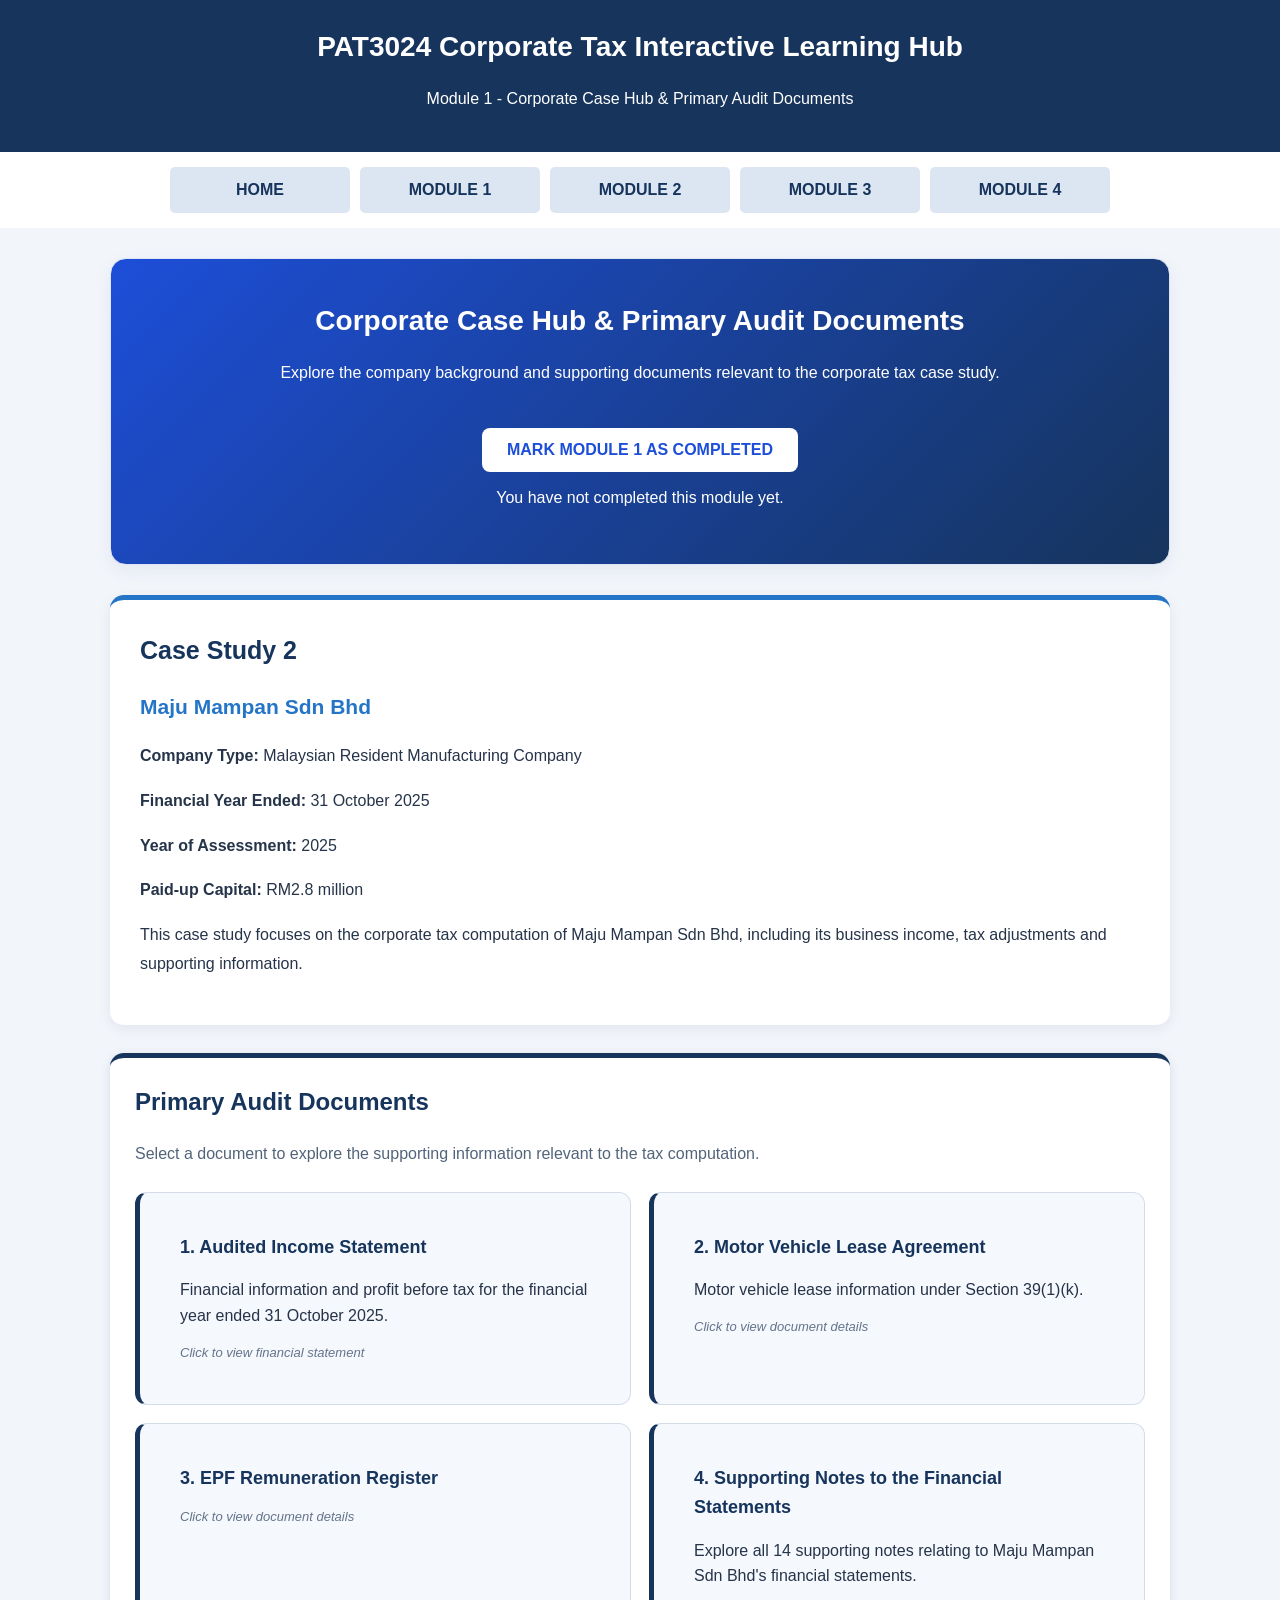
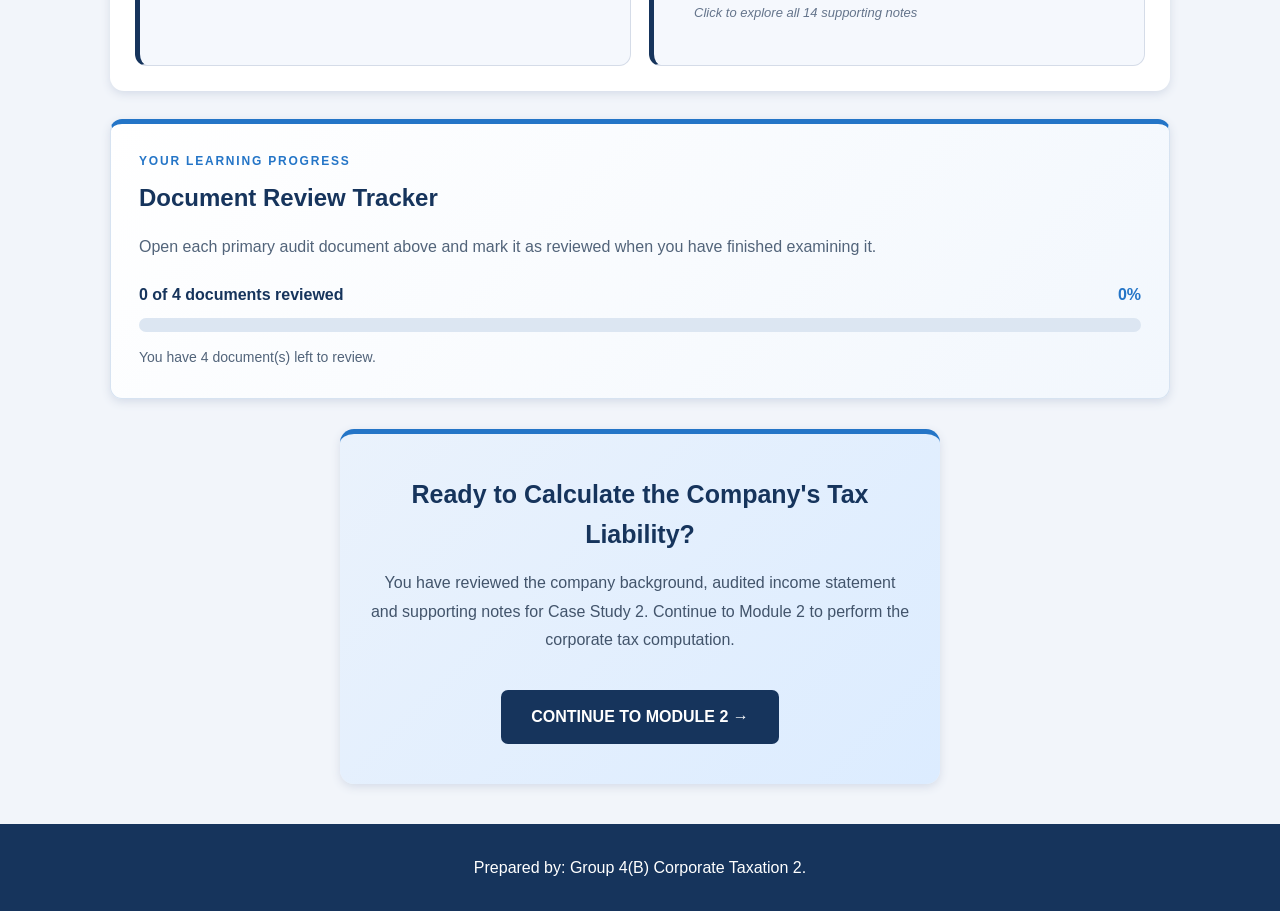
<file: case-hub.html>
<!DOCTYPE html>
<html lang="en">

<head>
    <meta charset="UTF-8">
    <meta name="viewport" content="width=device-width, initial-scale=1.0">

    <title>Module 1 - Corporate Case Hub</title>

    <link rel="stylesheet" href="style.css">
</head>

<body>

    <!-- WEBSITE HEADER -->
    <header>
        <h1>PAT3024 Corporate Tax Interactive Learning Hub</h1>
        <p>Module 1 - Corporate Case Hub & Primary Audit Documents</p>
    </header>


    <!-- NAVIGATION MENU -->
    <nav>
        <a href="index.html">HOME</a>
        <a href="case-hub.html">MODULE 1</a>
        <a href="calculator.html">MODULE 2</a>
        <a href="risk-scanner.html">MODULE 3</a>
        <a href="legal-explorer.html">MODULE 4</a>
    </nav>


    <main>

        <!-- MODULE 1 INTRODUCTION -->
        <section id="module-intro">

            <h2>Corporate Case Hub & Primary Audit Documents</h2>

            <p>
                Explore the company background and supporting documents
                relevant to the corporate tax case study.
            </p>

            <div class="completion-control">

                <button
                    class="completion-button"
                    id="complete-module-1"
                    onclick="toggleModuleCompletion('module1')">

                    MARK MODULE 1 AS COMPLETED

                </button>

                <p id="module1-status">
                    You have not completed this module yet.
                </p>

            </div>

        </section>



        <!-- COMPANY BACKGROUND -->
        <section id="company-background">

            <h2>Case Study 2</h2>

            <h3>Maju Mampan Sdn Bhd</h3>

            <p>
                <strong>Company Type:</strong>
                Malaysian Resident Manufacturing Company
            </p>

            <p>
                <strong>Financial Year Ended:</strong>
                31 October 2025
            </p>

            <p>
                <strong>Year of Assessment:</strong>
                2025
            </p>

            <p>
                <strong>Paid-up Capital:</strong>
                RM2.8 million
            </p>

            <p>
                This case study focuses on the corporate tax computation
                of Maju Mampan Sdn Bhd, including its business income,
                tax adjustments and supporting information.
            </p>

        </section>



        <!-- PRIMARY AUDIT DOCUMENTS -->
        <section id="audit-documents">

            <h2>Primary Audit Documents</h2>

            <p>
                Select a document to explore the supporting information
                relevant to the tax computation.
            </p>


            <div class="document-list">


                <!-- DOCUMENT 1: AUDITED INCOME STATEMENT -->
                <details class="document-card">

                    <summary>

                        <h3>1. Audited Income Statement</h3>

                        <p>
                            Financial information and profit before tax
                            for the financial year ended 31 October 2025.
                        </p>

                        <span class="document-status">
                            Click to view financial statement
                        </span>

                    </summary>


                    <h4>Statement of Profit or Loss</h4>

                    <p><strong>Maju Mampan Sdn Bhd</strong></p>

                    <p>For the financial year ended 31 October 2025</p>

                    <p><em>All amounts are in RM'000.</em></p>


                    <table class="financial-table">

                        <tr>
                            <th>Particulars</th>
                            <th>RM'000</th>
                        </tr>

                        <tr>
                            <td>Sales</td>
                            <td>21,660</td>
                        </tr>

                        <tr>
                            <td>Cost of Sales</td>
                            <td>(16,820)</td>
                        </tr>

                        <tr>
                            <td><strong>Gross Profit</strong></td>
                            <td><strong>4,840</strong></td>
                        </tr>

                        <tr>
                            <td>Other Income</td>
                            <td>193</td>
                        </tr>

                        <tr>
                            <td><strong>Total Income</strong></td>
                            <td><strong>5,033</strong></td>
                        </tr>

                        <tr>
                            <td>Remuneration</td>
                            <td>(1,939)</td>
                        </tr>

                        <tr>
                            <td>Entertainment and Advertisement</td>
                            <td>(293)</td>
                        </tr>

                        <tr>
                            <td>Finance Charges</td>
                            <td>(70)</td>
                        </tr>

                        <tr>
                            <td>Professional and Legal Fees</td>
                            <td>(161)</td>
                        </tr>

                        <tr>
                            <td>Rental of Premises</td>
                            <td>(152)</td>
                        </tr>

                        <tr>
                            <td>Repairs and Maintenance</td>
                            <td>(84)</td>
                        </tr>

                        <tr>
                            <td>Bad and Doubtful Debts</td>
                            <td>(258)</td>
                        </tr>

                        <tr>
                            <td>Foreign Exchange Loss/Gain</td>
                            <td>(64)</td>
                        </tr>

                        <tr>
                            <td>Motor Vehicle Expenses</td>
                            <td>(81)</td>
                        </tr>

                        <tr>
                            <td>Donations</td>
                            <td>(168)</td>
                        </tr>

                        <tr>
                            <td>Extraordinary Expense</td>
                            <td>(352)</td>
                        </tr>

                        <tr>
                            <td>Depreciation</td>
                            <td>(182)</td>
                        </tr>

                        <tr>
                            <td>Amortisation of Goodwill</td>
                            <td>(160)</td>
                        </tr>

                        <tr>
                            <td><strong>Profit Before Tax</strong></td>
                            <td><strong>1,069</strong></td>
                        </tr>

                    </table>

                </details>



                <!-- DOCUMENT 2: MOTOR VEHICLE LEASE AGREEMENT -->
                <details class="document-card">

                    <summary>

                        <h3>2. Motor Vehicle Lease Agreement</h3>

                        <p>
                            Motor vehicle lease information under
                            Section 39(1)(k).
                        </p>

                        <span class="document-status">
                            Click to view document details
                        </span>

                    </summary>


                    <h4>Motor Vehicle Lease Information</h4>

                    <p>
                        <strong>Company:</strong>
                        Maju Mampan Sdn Bhd
                    </p>

                    <p>
                        <strong>Document Type:</strong>
                        Motor Vehicle Lease
                    </p>

                    <p>
                        <strong>Relevant Provision:</strong>
                        Section 39(1)(k), Income Tax Act 1967
                    </p>


                    <table class="financial-table">

                        <tr>
                            <th>Particulars</th>
                            <th>Details</th>
                        </tr>

                        <tr>
                            <td>Annual Lease Rental</td>
                            <td>RM60,000</td>
                        </tr>

                        <tr>
                            <td>Lease Period</td>
                            <td>4 years</td>
                        </tr>

                        <tr>
                            <td>Lease Commencement Date</td>
                            <td>1 November 2024</td>
                        </tr>

                        <tr>
                            <td>Repayment Commencement Date</td>
                            <td>1 November 2024</td>
                        </tr>

                        <tr>
                            <td>Price of Car When New</td>
                            <td>RM190,000</td>
                        </tr>

                    </table>


                    <h4>Tax Relevance</h4>

                    <p>
                        The company incurred annual motor vehicle lease
                        rentals of RM60,000. The lease commenced on
                        1 November 2024 for a period of four years.
                        The price of the car when new was RM190,000.
                    </p>

                    <p>
                        These details are relevant when examining the
                        deductibility of motor vehicle lease rentals
                        under Section 39(1)(k) of the Income Tax Act 1967.
                    </p>

                    <p class="document-status">
                        Source: Question 1, Note 11, page 3 of the case study.
                    </p>

                </details>



                <!-- DOCUMENT 3: EPF REMUNERATION REGISTER -->
                <details class="document-card">

                    <summary>

                        <h3>3. EPF Remuneration Register</h3>

                        <span class="document-status">
                            Click to view document details
                        </span>

                    </summary>


                    <h4>Remuneration and EPF Summary</h4>

                    <p>
                        <strong>Company:</strong>
                        Maju Mampan Sdn Bhd
                    </p>

                    <p>
                        <strong>Financial Year Ended:</strong>
                        31 October 2025
                    </p>

                    <p>
                        <strong>Reference:</strong>
                        Section 34(4), Income Tax Act 1967
                    </p>

                    <p><em>All amounts are in RM'000.</em></p>


                    <table class="financial-table">

                        <thead>
                            <tr>
                                <th>Particulars</th>
                                <th>Amount (RM'000)</th>
                            </tr>
                        </thead>

                        <tbody>

                            <tr>
                                <td>Staff remuneration</td>
                                <td>1,400</td>
                            </tr>

                            <tr>
                                <td>EPF contributions</td>
                                <td>300</td>
                            </tr>

                            <tr>
                                <td>
                                    Staff training at related company
                                    office in Australia
                                </td>
                                <td>193</td>
                            </tr>

                            <tr>
                                <td>Leave passage to Pulau Tioman</td>
                                <td>46</td>
                            </tr>

                            <tr>
                                <th>Total</th>
                                <th>1,939</th>
                            </tr>

                        </tbody>

                    </table>


                    <p>
                        <strong>Tax Relevance:</strong>
                        These remuneration-related expenses are examined
                        when determining the company's allowable deductions
                        and tax adjustments.
                    </p>

                    <p>
                        <em>
                            Source: Updated Case Study 2, Question 1, Note 3.
                        </em>
                    </p>

                </details>

<!-- DOCUMENT 4: SUPPORTING NOTES -->
<details class="document-card">

    <summary>
        <h3>4. Supporting Notes to the Financial Statements</h3>
        <p>
            Explore all 14 supporting notes relating to
            Maju Mampan Sdn Bhd's financial statements.
        </p>
        <span class="document-status">
            Click to explore all 14 supporting notes
        </span>
    </summary>

<div class="supporting-notes-list">

 <!-- SUPPORTING NOTES -->
        <p>
    Review the 14 supporting notes relating to Maju Mampan Sdn Bhd's
    financial statements. Select each note to view its details.
        </p>

            <!-- NOTE 1 -->
            <details class="supporting-note">

                <summary>Note 1 – Stock Obsolescence and Damaged Stock</summary>

                <p>
                    Cost of sales includes a provision of RM220,000 for stock obsolescence. In addition, RM87,800 was written off in respect of stock damaged during the financial year.
                </p>

            </details>



            <!-- NOTE 2 -->
            <details class="supporting-note">

                <summary>Note 2 – Other Income</summary>

                <p>Other income comprises of:</p>


                <table class="financial-table">

                    <thead>
                        <tr>
                            <th>Particulars</th>
                            <th>RM'000</th>
                        </tr>
                    </thead>

                    <tbody>

                        <tr>
                            <td>A single tier dividend from KPJ Healthcare Berhad</td>
                            <td>141</td>
                        </tr>

                        <tr>
                            <td>Dividend income derived a company in Australia (remitted to Malaysia)</td>
                            <td>52</td>
                        </tr>

                        <tr>
                            <th>Total</th>
                            <th>193</th>
                        </tr>

                    </tbody>

                </table>

            </details>



            <!-- NOTE 3 -->
            <details class="supporting-note">

                <summary>Note 3 – Remuneration</summary>

                <p>Remuneration comprises of:</p>


                <table class="financial-table">

                    <thead>
                        <tr>
                            <th>Particulars</th>
                            <th>RM'000</th>
                        </tr>
                    </thead>

                    <tbody>

                        <tr>
                            <td>Staff remunerations</td>
                            <td>1,400</td>
                        </tr>

                        <tr>
                            <td>Contributions to Employees Provident Fund</td>
                            <td>300</td>
                        </tr>

                        <tr>
                            <td>
                                Staff training conducted at a related company
                                office in Australia (paid to the related
                                company in Australia)
                            </td>
                            <td>193</td>
                        </tr>

                        <tr>
                            <td>
                                Leave passage for employees and family members
                                to Pulau Tioman, Pahang for company’s family day.
                            </td>
                            <td>46</td>
                        </tr>

                        <tr>
                            <th>Total</th>
                            <th>1,939</th>
                        </tr>

                    </tbody>

                </table>

            </details>



            <!-- NOTE 4 -->
            <details class="supporting-note">

                <summary>Note 4 – Entertainment and Advertisement</summary>

                <p>Entertainment and advertisement comprise of:</p>


                <table class="financial-table">

                    <thead>
                        <tr>
                            <th>Particulars</th>
                            <th>RM'000</th>
                        </tr>
                    </thead>

                    <tbody>

                        <tr>
                            <td>Entertainment of existing customers</td>
                            <td>23</td>
                        </tr>

                        <tr>
                            <td>Meals with potential customers</td>
                            <td>25</td>
                        </tr>

                        <tr>
                            <td>Dinners with suppliers</td>
                            <td>42</td>
                        </tr>

                        <tr>
                            <td>Advertisement costs overseas to promote products of the company</td>
                            <td>133</td>
                        </tr>

                        <tr>
                            <td>Entrance fee of a golf club for the chief executive officer</td>
                            <td>30</td>
                        </tr>

                        <tr>
                            <td>Provision for sales incentives</td>
                            <td>40</td>
                        </tr>

                        <tr>
                            <th>Total</th>
                            <th>293</th>
                        </tr>

                    </tbody>

                </table>

            </details>



            <!-- NOTE 5 -->
            <details class="supporting-note">

                <summary>Note 5 – Finance Charges</summary>

                <p>
                    Finance charges includes the interest expense of RM5,500 which is attributable to a borrowing to finance an investment in the shares of KPJ Healthcare Berhad.
                </p>

            </details>



            <!-- NOTE 6 -->
            <details class="supporting-note">

                <summary>Note 6 – Professional and Legal Fees</summary>

                <p>Professional and legal fees comprise of:</p>


                <table class="financial-table">

                    <thead>
                        <tr>
                            <th>Particulars</th>
                            <th>RM'000</th>
                        </tr>
                    </thead>

                    <tbody>

                        <tr>
                            <td>Statutory audit</td>
                            <td>53</td>
                        </tr>

                        <tr>
                            <td>Tax filing and secretarial fees</td>
                            <td>31</td>
                        </tr>

                        <tr>
                            <td>
                                Tax advisory fees to settle an assessment
                                by Inland Revenue Board for audit enquiry
                            </td>
                            <td>22</td>
                        </tr>

                        <tr>
                            <td>
                                Tax advisory fees for tax appeal of prior
                                year assessment tax return
                            </td>
                            <td>28</td>
                        </tr>

                        <tr>
                            <td>
                                Legal fees for the issuance of letter of
                                demand to recover amounts owed to a company
                                by its employees for wage advances
                            </td>
                            <td>12</td>
                        </tr>

                        <tr>
                            <td>Legal fees for drafting the renewal of tenancy agreement</td>
                            <td>15</td>
                        </tr>

                    </tbody>

                </table>

            </details>



            <!-- NOTE 7 -->
            <details class="supporting-note">

                <summary>Note 7 – Rental of Premises</summary>

                <p>
                    Rental of premises includes the payment of RM18,000 to a company for the cancellation of a contract to install a high-tech security system.
                </p>

            </details>



            <!-- NOTE 8 -->
            <details class="supporting-note">
                
                <summary>Note 8 – Repairs and Maintenance</summary>

                <p>
                    Repairs and maintenance include a sum of RM15,000 in respect of additional tools which have a life span of two years.
                </p>

            </details>



            <!-- NOTE 9 -->
            <details class="supporting-note">

                <summary>Note 9 – Bad and Doubtful Debts</summary>

                <p>Bad and doubtful debts comprise of:</p>


                <table class="financial-table">

                    <thead>
                        <tr>
                            <th>Particulars</th>
                            <th>RM'000</th>
                        </tr>
                    </thead>

                    <tbody>

                        <tr>
                            <td>Trade debts written off during the year*</td>
                            <td>114</td>
                        </tr>

                        <tr>
                            <td>General provision for trade debts</td>
                            <td>120</td>
                        </tr>

                        <tr>
                            <td>Specific provision for trade debts</td>
                            <td>55</td>
                        </tr>

                        <tr>
                            <th>Subtotal</th>
                            <th>289</th>
                        </tr>

                        <tr>
                            <td>Bad debts recovered during the year</td>
                            <td>(31)</td>
                        </tr>

                        <tr>
                            <th>Total</th>
                            <th>258</th>
                        </tr>

                    </tbody>

                </table>


                <p>
                    *No action was initiated to recover the debt prior to the write off
                </p>

            </details>



            <!-- NOTE 10 -->
            <details class="supporting-note">

                <summary>Note 10 – Foreign Exchange Loss/Gain</summary>

                <p>Foreign exchange loss/gain comprise of:</p>


                <table class="financial-table">

                    <thead>
                        <tr>
                            <th>Particulars</th>
                            <th>RM'000</th>
                        </tr>
                    </thead>

                    <tbody>

                        <tr>
                            <td>Realised losses (trade and revenue in nature)</td>
                            <td>35</td>
                        </tr>

                        <tr>
                            <td>Realised gain (purchase of equipment)</td>
                            <td>(15)</td>
                        </tr>

                        <tr>
                            <td>Unrealised loss (trade and revenue in nature)</td>
                            <td>44</td>
                        </tr>

                        <tr>
                            <th>Total</th>
                            <th>64</th>
                        </tr>

                    </tbody>

                </table>

            </details>



            <!-- NOTE 11 -->
            <details class="supporting-note">

                <summary>Note 11 – Motor Vehicle Expenses</summary>

                <p>
                    Motor vehicle expenses include lease rentals in respect of a motor car of RM60,000 per annum. Maju Mampan Sdn Bhd has a four-year lease contract with a car rental company. The lease period commenced on 1 November 2024 the repayment starts on the same date. The price of the car when new in November 2024 was RM190,000.
                </p>

            </details>



            <!-- NOTE 12 -->
            <details class="supporting-note">

                <summary>Note 12 – Donations</summary>

                <p>Donations comprise of:</p>


                <table class="financial-table">

                    <thead>
                        <tr>
                            <th>Particulars</th>
                            <th>RM'000</th>
                        </tr>
                    </thead>

                    <tbody>

                        <tr>
                            <td>Donation to an approved Covid 19 Fund</td>
                            <td>98</td>
                        </tr>

                        <tr>
                            <td>Donation to a political party</td>
                            <td>70</td>
                        </tr>

                        <tr>
                            <th>Total</th>
                            <th>168</th>
                        </tr>

                    </tbody>

                </table>

            </details>



            <!-- NOTE 13 -->
            <details class="supporting-note">

                <summary>Note 13 – Extraordinary Expense</summary>

                <p>
                    Extraordinary expense is in respect of retrenchment payments paid to several employees who had become redundant due to the Covid 19 Pandemic. The retrenchment exercise was carried out to reduce business operating expenses.
                </p>

            </details>



            <!-- NOTE 14 -->
            <details class="supporting-note">

                <summary>Note 14 – Other Information</summary>

                <p>
                    (i) A new factory which has not previously been used as industrial building was purchased on 18 February 2022 for RM770,000 which includes RM70,000 for the cost of the land. The factory commenced to be used by Maju Mampan Sdn Bhd on 1 April 2025.
                </p>

                <p>
                    (ii) Capital allowances computed for the current year of assessment (excluding item (i) above) amounted to RM123,000 and the balancing charge amounted to RM15,000.
                </p>

            </details>

        <!-- END OF SUPPORTING NOTES -->

</div>

</details>

</div> <!-- CLOSE document-list -->

</section> <!-- CLOSE Primary Audit Documents -->


<!-- DOCUMENT REVIEW TRACKER -->
<section id="document-review-tracker" class="interactive-panel">

            <div class="section-kicker">
                YOUR LEARNING PROGRESS
            </div>

            <h2>Document Review Tracker</h2>

            <p>
                Open each primary audit document above and mark it
                as reviewed when you have finished examining it.
            </p>


            <div class="review-progress-heading">

                <strong id="review-count">
                    0 of 4 documents reviewed
                </strong>

                <span id="review-percent">0%</span>

            </div>


            <div
                class="review-progress-track"
                role="progressbar"
                aria-label="Primary document review progress"
                aria-valuemin="0"
                aria-valuemax="4"
                aria-valuenow="0"
                id="review-progress">

                <div id="review-progress-fill"></div>

            </div>


            <p id="review-message" class="review-message" aria-live="polite">
                Your document review progress will appear here.
            </p>

        </section>

        <!-- CONTINUE TO MODULE 2 -->
        <section id="continue-to-module-2" class="module-navigation">

            <h2>Ready to Calculate the Company's Tax Liability?</h2>

            <p>
                You have reviewed the company background, audited
                income statement and supporting notes for Case Study 2.
                Continue to Module 2 to perform the corporate tax computation.
            </p>

            <a href="calculator.html" class="main-button">
                CONTINUE TO MODULE 2 →
            </a>

        </section>

    </main>

    <!-- WEBSITE FOOTER -->
    <footer>

        <p>
            Prepared by: Group 4(B) Corporate Taxation 2.
        </p>

    </footer>



    <!-- JAVASCRIPT -->
    <script>

    (function () {


        // LOCAL STORAGE KEYS
        const REVIEW_KEY = "pat3024_module1_reviewed_docs";

        const COMPLETION_KEY = "pat3024_completed_modules";




        // GET SAVED INFORMATION
        function getStoredArray(key) {

            try {

                const value = JSON.parse(
                    localStorage.getItem(key) || "[]"
                );

                return Array.isArray(value) ? value : [];

            } catch (error) {

                return [];

            }

        }



        // SAVE INFORMATION
        function saveArray(key, value) {

            localStorage.setItem(
                key,
                JSON.stringify(value)
            );

        }



        // UPDATE DOCUMENT REVIEW PROGRESS
        function updateReviewProgress() {

            const reviewed = getStoredArray(REVIEW_KEY);

            const total = 4;

            const count = Math.min(reviewed.length, total);

            const percent = Math.round(
                (count / total) * 100
            );


            const countText = document.getElementById("review-count");

            const percentText = document.getElementById("review-percent");

            const fill = document.getElementById("review-progress-fill");

            const progress = document.getElementById("review-progress");

            const message = document.getElementById("review-message");


            if (!countText || !fill || !progress) return;


            countText.textContent =
                count + " of " + total + " documents reviewed";


            percentText.textContent = percent + "%";


            fill.style.width = percent + "%";


            progress.setAttribute(
                "aria-valuenow",
                String(count)
            );


            if (count === total) {

                message.textContent =
                    "Great work! You have reviewed all four primary audit documents.";

                message.classList.add("is-complete");

            } else {

                message.textContent =
                    "You have " + (total - count) + " document(s) left to review.";

                message.classList.remove("is-complete");

            }



            // UPDATE EACH DOCUMENT BUTTON
            document.querySelectorAll(
                "#audit-documents .document-card"
            ).forEach(function (card, index) {

                const button = card.querySelector(
                    ".review-document-button"
                );

                if (!button) return;


                const id = "document-" + (index + 1);

                const isReviewed = reviewed.includes(id);


                button.textContent = isReviewed
                    ? "✓ Reviewed — Mark as Not Reviewed"
                    : "Mark Document as Reviewed";


                button.classList.toggle(
                    "is-reviewed",
                    isReviewed
                );


                button.setAttribute(
                    "aria-pressed",
                    String(isReviewed)
                );

            });

        }



        // SET UP DOCUMENT REVIEW BUTTONS
        function setupDocumentReview() {

            const cards = document.querySelectorAll(
                "#audit-documents .document-card"
            );


            cards.forEach(function (card, index) {

                const id = "document-" + (index + 1);


                const button = document.createElement("button");

                button.type = "button";

                button.className = "review-document-button";


                button.addEventListener("click", function () {

                    const reviewed = getStoredArray(REVIEW_KEY);

                    const position = reviewed.indexOf(id);


                    if (position >= 0) {

                        reviewed.splice(position, 1);

                    } else {

                        reviewed.push(id);

                    }


                    saveArray(REVIEW_KEY, reviewed);

                    updateReviewProgress();

                });


                card.appendChild(button);

            });


            updateReviewProgress();

        }



        // UPDATE MODULE COMPLETION BUTTON
        function updateCompletionButton() {

            const completed = getStoredArray(COMPLETION_KEY);


            const button = document.getElementById(
                "complete-module-1"
            );


            const status = document.getElementById(
                "module1-status"
            );


            const isComplete = completed.includes("module1");


            if (button) {

                button.textContent = isComplete
                    ? "MARK AS NOT COMPLETED"
                    : "MARK MODULE 1 AS COMPLETED";

            }


            if (status) {

                status.textContent = isComplete
                    ? "Congratulations! You have completed Module 1."
                    : "You have not completed this module yet.";

            }

        }


        // TOGGLE MODULE COMPLETION
window.toggleModuleCompletion = function (moduleId) {

    const completed = getStoredArray(COMPLETION_KEY);

    const index = completed.indexOf(moduleId);

    if (index >= 0) {
        completed.splice(index, 1);
    } else {
        completed.push(moduleId);
    }

    // Save completed modules in browser
    saveArray(COMPLETION_KEY, completed);

    // Update completion button
    updateCompletionButton();

    // Get saved student details
    const studentId =
        localStorage.getItem("pat3024_student_id") || "";

    const studentName =
        localStorage.getItem("pat3024_student_name") || "";

    // Student must save their profile on HOME first
    if (!studentId || !studentName) {
        alert("Please save your Student ID and Name on the HOME page first.");
        return;
    }

    // Prepare current completion status
    const moduleNames = {
        module1: "Module 1 Completed",
        module2: "Module 2 Completed",
        module3: "Module 3 Completed",
        module4: "Module 4 Completed"
    };

    const completionStatus = completed.length > 0
        ? completed.map(module => moduleNames[module]).filter(Boolean).join(", ")
        : "Started";

    // Google Sheets database
    const databaseURL =
        "https://script.google.com/macros/s/AKfycbzMTQdlG2HyBHNjGvmLmKcgSR7vckYUXINwfI7GfNqkddwnPwrePOvN9IP98qlk8ZzR4g/exec";

    // Receive database response
    window.pat3024ModuleProgressCallback = function(response) {
        if (response.success) {
            console.log("Module progress saved to Google Sheets.");
        } else {
            console.error("Progress save failed:", response.message);
        }
    };

    // Send current progress to Google Sheets
    const params = new URLSearchParams({
        action: "save",
        studentId: studentId,
        studentName: studentName,
        completionStatus: completionStatus,
        quizScore: "",
        reflectionCompleted: "",
        replaceStatus: "true",
        callback: "pat3024ModuleProgressCallback"
    });

    const script = document.createElement("script");
    script.src = databaseURL + "?" + params.toString();

    script.onerror = function() {
        console.error("Could not connect to the Learning Progress database.");
    };

    document.body.appendChild(script);

};

        // RUN FUNCTIONS AFTER PAGE LOADS
        document.addEventListener(
            "DOMContentLoaded",
            function () {

                setupDocumentReview();

                updateCompletionButton();

            }
        );


    })();

    </script>
<script>
<script src="chatbot.js"></script>
</body>
</html>
</file>
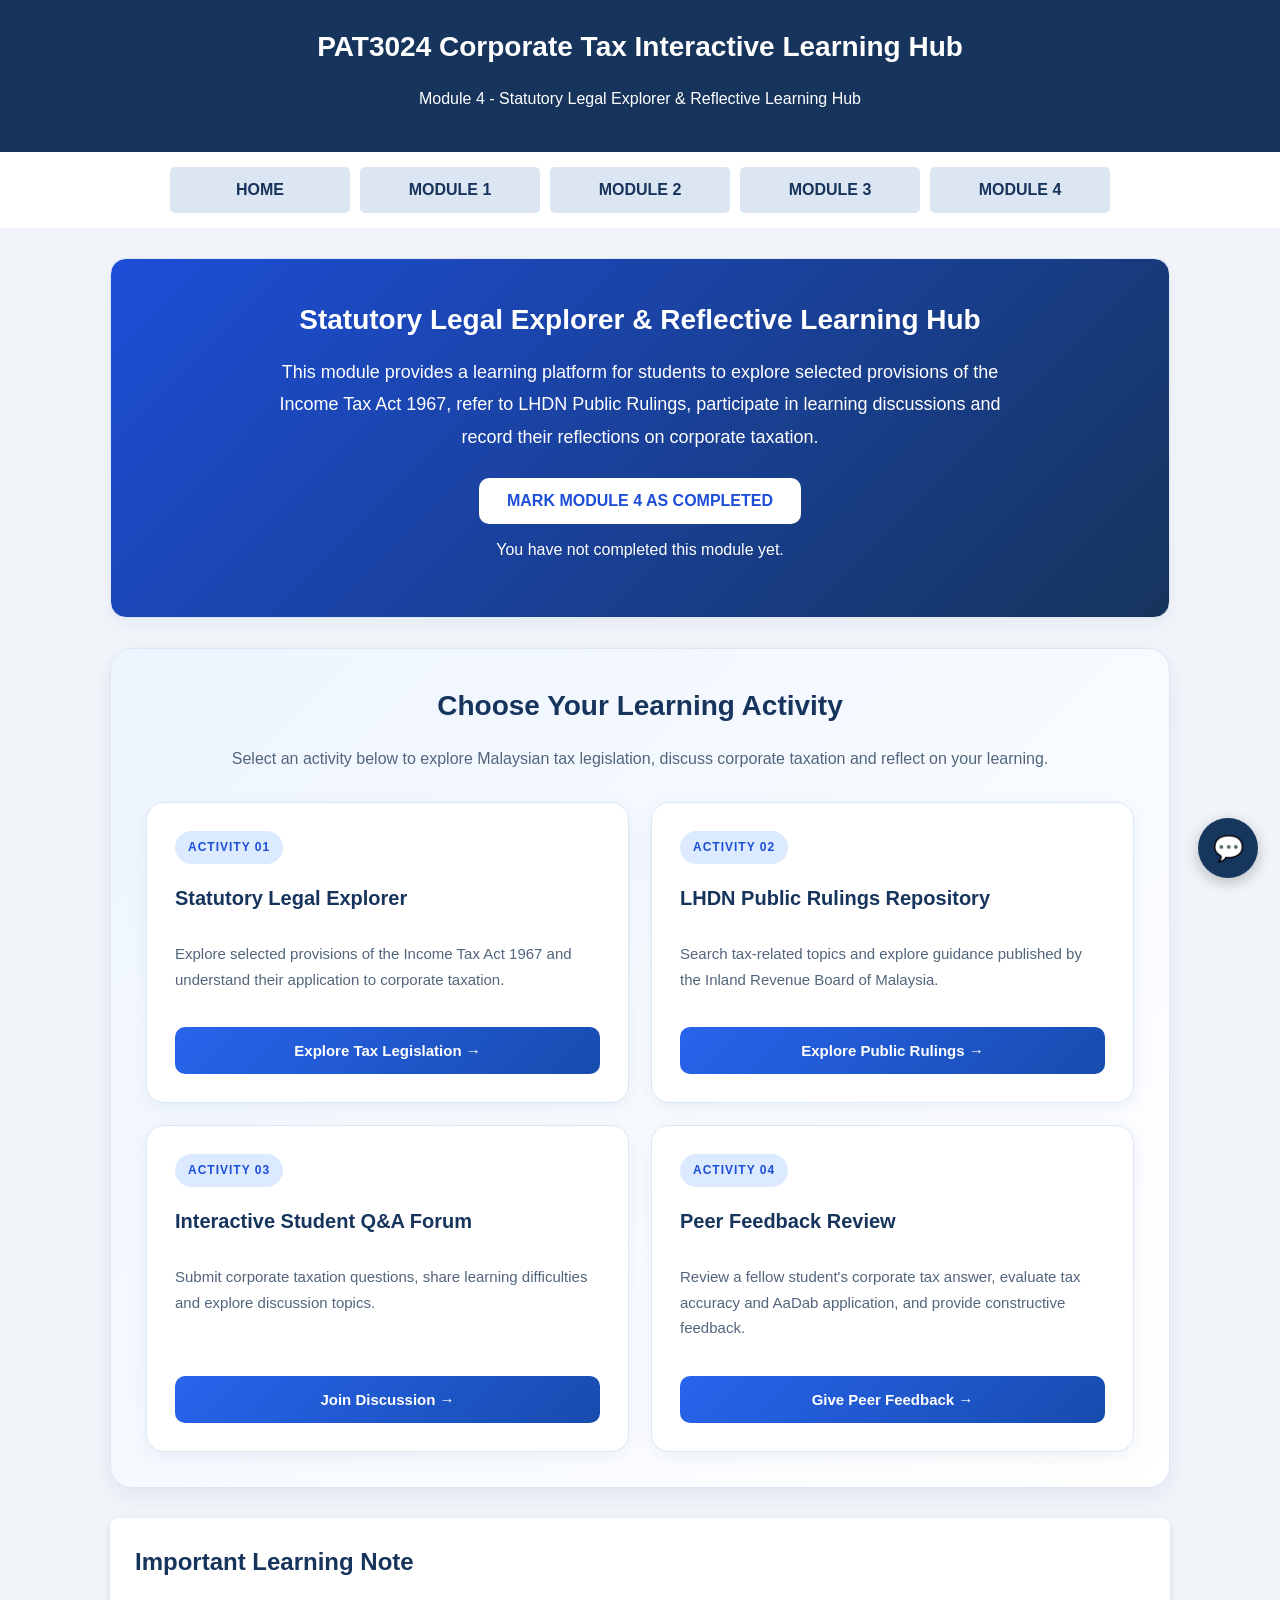
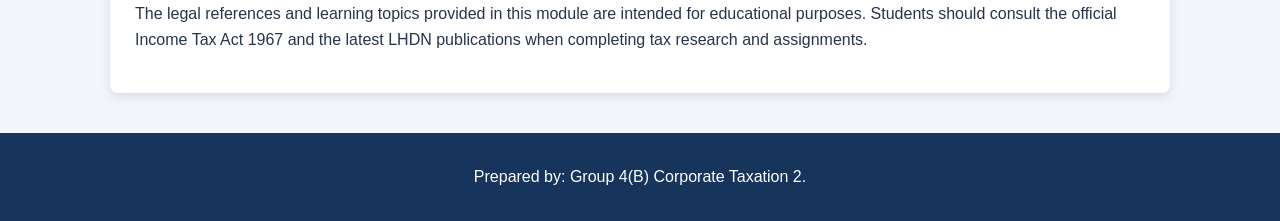
<file: legal-explorer (3).html>
<!DOCTYPE html>
<html lang="en">
<head>
    <meta charset="UTF-8">
    <meta name="viewport" content="width=device-width, initial-scale=1.0">
    <title>Module 4 - Statutory Legal Explorer & Reflective Learning Hub</title>
    <link rel="stylesheet" href="style.css">

    <style>
        /* MODULE 4 - GENERAL LAYOUT */

        .module4-intro {
            text-align: center;
        }

        .module4-card {
            background-color: #f4f7fc;
            border: 1px solid #d5dfed;
            border-left: 5px solid #16345c;
            border-radius: 8px;
            padding: 20px;
            margin: 18px 0;
        }

        .module4-card h3 {
            color: #16345c;
            margin-top: 0;
        }

        /* SEARCH AREA */

        .legal-search {
            display: flex;
            gap: 10px;
            flex-wrap: wrap;
            margin: 20px 0;
        }

        .legal-search input {
            flex: 1;
            min-width: 200px;
            padding: 12px;
            border: 1px solid #b8c7dc;
            border-radius: 6px;
            font-size: 15px;
        }

        .legal-search button,
        .module4-button {
            background-color: #16345c;
            color: white;
            border: none;
            border-radius: 6px;
            padding: 12px 22px;
            font-weight: bold;
            cursor: pointer;
        }

        .legal-search button:hover,
        .module4-button:hover {
            background-color: #2475c7;
        }

        .legal-entry {
            background-color: white;
            border: 1px solid #d5dce8;
            border-radius: 7px;
            padding: 16px;
            margin: 12px 0;
        }

        .legal-entry h3 {
            color: #16345c;
            margin-top: 0;
        }

        .legal-entry p {
            margin-bottom: 8px;
        }

        .reference-tag {
            display: inline-block;
            background-color: #dce6f2;
            color: #16345c;
            padding: 4px 10px;
            border-radius: 4px;
            font-size: 13px;
            font-weight: bold;
            margin-bottom: 8px;
        }

        .no-results {
            background-color: #fff4e5;
            border: 1px solid #f0d4a8;
            border-radius: 6px;
            padding: 15px;
        }

        /* FORM DESIGN */

        .module4-form label {
            display: block;
            font-weight: bold;
            color: #16345c;
            margin-top: 15px;
            margin-bottom: 7px;
        }

        .module4-form input,
        .module4-form select,
        .module4-form textarea {
            width: 100%;
            padding: 12px;
            border: 1px solid #b8c7dc;
            border-radius: 6px;
            font-family: Arial, sans-serif;
            font-size: 15px;
            box-sizing: border-box;
        }

        .module4-form textarea {
            min-height: 120px;
            resize: vertical;
        }

        .module4-form button {
            margin-top: 18px;
        }

        /* SUBMISSION RESULTS */

        .submission-item {
            background-color: white;
            border: 1px solid #d5dce8;
            border-left: 4px solid #2475c7;
            border-radius: 6px;
            padding: 15px;
            margin: 12px 0;
            overflow-wrap: anywhere;
        }

        .submission-item h4 {
            color: #16345c;
            margin-top: 0;
        }

        .submission-date {
            color: #64748b;
            font-size: 13px;
        }

        .empty-message {
            color: #64748b;
            font-style: italic;
        }

        .module4-note {
            background-color: #eef4fb;
            border: 1px solid #d5dfed;
            border-radius: 8px;
            padding: 18px;
        }

        @media screen and (max-width: 600px) {
            .legal-search {
                flex-direction: column;
            }

            .legal-search input,
            .legal-search button {
                width: 100%;
            }

            .module4-card {
                padding: 15px;
            }
        }
    
/* =====================================
   MODULE 4 - ACTIVITY MENU DESIGN
===================================== */

.module4-menu {
    background: linear-gradient(135deg, #eef5ff, #ffffff);
    border: 1px solid #dce7f5;
    border-radius: 22px;
    padding: 35px;
    margin: 30px 0;
    box-shadow: 0 8px 24px rgba(22, 52, 92, 0.08);
}

.module4-menu-heading {
    text-align: center;
    margin-bottom: 30px;
}

.module4-menu-heading h2 {
    color: #16345c;
    font-size: 28px;
    margin-bottom: 10px;
}

.module4-menu-heading p {
    color: #52657d;
    font-size: 16px;
    line-height: 1.7;
}

.module4-activity-grid {
    display: grid;
    grid-template-columns: repeat(2, minmax(0, 1fr));
    gap: 22px;
}

.module4-activity-card {
    background: #ffffff;
    border: 1px solid #dce7f5;
    border-radius: 18px;
    padding: 28px;
    box-shadow: 0 5px 18px rgba(22, 52, 92, 0.06);
    display: flex;
    flex-direction: column;
    transition: all 0.3s ease;
}

.module4-activity-card:hover {
    transform: translateY(-5px);
    box-shadow: 0 10px 25px rgba(22, 52, 92, 0.12);
}

.module4-activity-number {
    display: inline-block;
    background: #dbeafe;
    color: #1d4ed8;
    padding: 7px 13px;
    border-radius: 20px;
    font-size: 12px;
    font-weight: bold;
    letter-spacing: 1px;
    margin-bottom: 18px;
    width: fit-content;
}

.module4-activity-card h3 {
    color: #16345c;
    font-size: 20px;
    margin: 0 0 12px;
}

.module4-activity-card p {
    color: #52657d;
    font-size: 15px;
    line-height: 1.7;
    flex-grow: 1;
}

.module4-activity-button {
    display: block;
    width: 100%;
    background: linear-gradient(135deg, #2864ed, #174cae);
    color: #ffffff;
    border: none;
    border-radius: 10px;
    padding: 15px;
    font-size: 15px;
    font-weight: bold;
    cursor: pointer;
    margin-top: 20px;
    transition: all 0.3s ease;
}

.module4-activity-button:hover {
    background: #16345c;
    transform: translateY(-2px);
}

.module4-back-button {
    background: #e8f1ff;
    color: #16345c;
    border: 1px solid #c8dcf8;
    border-radius: 9px;
    padding: 12px 20px;
    font-weight: bold;
    cursor: pointer;
    margin-bottom: 25px;
}

.module4-back-button:hover {
    background: #d5e6ff;
}

@media (max-width: 700px) {
    .module4-activity-grid {
        grid-template-columns: 1fr;
    }

    .module4-menu {
        padding: 22px;
    }
}

/* =====================================
   MODULE 4 - BEAUTIFUL QUESTION CARDS
===================================== */

.question-card {
    background: #ffffff;
    border: 1px solid #dce6f2;
    border-left: 5px solid #2563eb;
    border-radius: 16px;
    padding: 25px;
    margin: 22px 0;
    box-shadow: 0 5px 18px rgba(25, 55, 95, 0.07);
    transition: transform 0.2s ease, box-shadow 0.2s ease;
}

.question-card:hover {
    transform: translateY(-3px);
    box-shadow: 0 9px 24px rgba(25, 55, 95, 0.12);
}

.question-card-header {
    display: flex;
    justify-content: space-between;
    align-items: flex-start;
    flex-wrap: wrap;
    gap: 10px;
    margin-bottom: 12px;
}

.question-card-header h3 {
    color: #17365d;
    font-size: 21px;
    margin: 0;
    font-weight: 700;
}

.question-date {
    color: #8291a5;
    font-size: 12px;
}

.question-author {
    color: #64748b;
    font-size: 14px;
    margin: 8px 0 16px;
}

.question-content {
    color: #263b53;
    font-size: 16px;
    line-height: 1.8;
    background: #f5f8fc;
    padding: 16px;
    border-radius: 10px;
    margin: 0;
}

/* COMMENTS AREA */

.question-card .comment-section {
    margin-top: 24px;
    padding: 20px;
    background: #f4f7fc;
    border: 1px solid #e0e8f3;
    border-radius: 12px;
}

.question-card .comment-heading {
    color: #17365d;
    font-size: 17px;
    font-weight: 700;
    margin: 0 0 16px;
}

.question-card .comment-item {
    background: #ffffff;
    border: 1px solid #e1e8f0;
    border-radius: 10px;
    padding: 15px;
    margin: 12px 0;
}

.question-card .comment-item strong {
    display: block;
    color: #1d4ed8;
    font-size: 14px;
    margin-bottom: 7px;
}

.question-card .comment-item p {
    color: #334155;
    font-size: 15px;
    line-height: 1.7;
    margin: 5px 0 10px;
    overflow-wrap: anywhere;
}

.question-card .comment-item small {
    color: #94a3b8;
    font-size: 12px;
}

/* COMMENT FORM */

.question-card .comment-form {
    display: flex;
    flex-direction: column;
    gap: 12px;
    margin-top: 22px;
}

.question-card .comment-form h5 {
    color: #17365d;
    font-size: 16px;
    margin: 0 0 3px;
}

.question-card .comment-form input,
.question-card .comment-form textarea {
    display: block;
    width: 100%;
    box-sizing: border-box;
    padding: 14px 15px;
    border: 1px solid #cbd8e8;
    border-radius: 9px;
    background: #ffffff;
    color: #263b53;
    font-family: Arial, sans-serif;
    font-size: 14px;
    outline: none;
    transition: border-color 0.2s ease, box-shadow 0.2s ease;
}

.question-card .comment-form input:focus,
.question-card .comment-form textarea:focus {
    border-color: #2563eb;
    box-shadow: 0 0 0 3px rgba(37, 99, 235, 0.1);
}

.question-card .comment-form textarea {
    min-height: 105px;
    resize: vertical;
}

.question-card .comment-form button {
    width: 100%;
    padding: 14px 20px;
    border: none;
    border-radius: 9px;
    background: #17365d;
    color: #ffffff;
    font-size: 14px;
    font-weight: 700;
    cursor: pointer;
    transition: background 0.2s ease;
}

.question-card .comment-form button:hover {
    background: #2563eb;
}

/* MOBILE RESPONSIVE */

@media screen and (max-width: 600px) {
    .question-card {
        padding: 16px;
        margin: 16px 0;
    }

    .question-card-header {
        flex-direction: column;
    }

    .question-card-header h3 {
        font-size: 19px;
    }

    .question-card .comment-section {
        padding: 14px;
    }
}

/* FULL ACT 53 SECTION INDEX */

#legal-results {
    display: grid;
    grid-template-columns: repeat(auto-fit, minmax(280px, 1fr));
    gap: 16px;
    margin-top: 20px;
}

#legal-results .legal-entry {
    display: block;
    background: #ffffff;
    border: 1px solid #dce7f5;
    border-left: 5px solid #2563eb;
    border-radius: 12px;
    padding: 18px;
    margin: 0;
    box-shadow: 0 3px 10px rgba(0, 0, 0, 0.05);
}

#legal-results .legal-entry h3 {
    color: #17365d;
    font-size: 17px;
    margin: 10px 0;
}

#legal-results .legal-entry p {
    color: #52657c;
    line-height: 1.6;
    margin: 7px 0;
}

#legal-results .part-heading {
    grid-column: 1 / -1;
    color: #17365d;
    background: #eaf2fc;
    padding: 14px 18px;
    border-radius: 10px;
    margin-top: 15px;
}

#legal-results .deleted-entry {
    border-left-color: #9ca3af;
    background: #f8fafc;
}

#legal-result-count {
    color: #52657c;
    font-size: 14px;
    margin-top: 14px;
}

@media screen and (max-width: 600px) {
    #legal-results {
        grid-template-columns: 1fr;
    }
}

    </style>
</head>

<body>

<header>
    <h1>PAT3024 Corporate Tax Interactive Learning Hub</h1>
    <p>Module 4 - Statutory Legal Explorer & Reflective Learning Hub</p>
</header>

<nav>
    <a href="index.html">HOME</a>
    <a href="case-hub.html">MODULE 1</a>
    <a href="calculator.html">MODULE 2</a>
    <a href="risk-scanner.html">MODULE 3</a>
    <a href="legal-explorer.html">MODULE 4</a>
</nav>

<main>

    <!-- MODULE INTRODUCTION -->

    <section id="module-intro" class="module4-intro">

        <h2>Statutory Legal Explorer & Reflective Learning Hub</h2>

        <p>
            This module provides a learning platform for students
            to explore selected provisions of the Income Tax Act 1967,
            refer to LHDN Public Rulings, participate in learning
            discussions and record their reflections on corporate taxation.
        </p>
<!-- MODULE 4 COMPLETION TRACKER -->

<div class="completion-control">

    <button
        type="button"
        class="completion-button"
        id="complete-module-4"
        onclick="toggleModule4Completion()">

        MARK MODULE 4 AS COMPLETED

    </button>

    <p id="module4-status">
        You have not completed this module yet.
    </p>

</div>
    </section>


<!-- MODULE 4 ACTIVITY MENU -->

<section id="module4-menu" class="module4-menu">

    <div class="module4-menu-heading">
        <h2>Choose Your Learning Activity</h2>
        <p>
            Select an activity below to explore Malaysian tax legislation,
            discuss corporate taxation and reflect on your learning.
        </p>
    </div>

    <div class="module4-activity-grid">

        <!-- ACTIVITY 01 -->
        <div class="module4-activity-card">
            <span class="module4-activity-number">ACTIVITY 01</span>
            <h3>Statutory Legal Explorer</h3>
            <p>
                Explore selected provisions of the Income Tax Act 1967
                and understand their application to corporate taxation.
            </p>
            <button type="button"
                class="module4-activity-button"
                onclick="showModule4Activity('legal-explorer')">
                Explore Tax Legislation →
            </button>
        </div>

        <!-- ACTIVITY 02 -->
        <div class="module4-activity-card">
            <span class="module4-activity-number">ACTIVITY 02</span>
            <h3>LHDN Public Rulings Repository</h3>
            <p>
                Search tax-related topics and explore guidance
                published by the Inland Revenue Board of Malaysia.
            </p>
            <button type="button"
                class="module4-activity-button"
                onclick="showModule4Activity('public-rulings')">
                Explore Public Rulings →
            </button>
        </div>

        <!-- ACTIVITY 03 -->
        <div class="module4-activity-card">
            <span class="module4-activity-number">ACTIVITY 03</span>
            <h3>Interactive Student Q&A Forum</h3>
            <p>
                Submit corporate taxation questions, share learning
                difficulties and explore discussion topics.
            </p>
            <button type="button"
                class="module4-activity-button"
                onclick="showModule4Activity('student-forum')">
                Join Discussion →
            </button>
        </div>

        <!-- ACTIVITY 04 -->
        <div class="module4-activity-card">
            <span class="module4-activity-number">ACTIVITY 04</span>
            <h3>Peer Feedback Review</h3>
            <p>
                Review a fellow student's corporate tax answer,
                evaluate tax accuracy and AaDab application, and
                provide constructive feedback.
            </p>
            <button type="button"
                class="module4-activity-button"
                onclick="showModule4Activity('peer-feedback-review')">
                Give Peer Feedback →
            </button>
        </div>

    </div>
</section>

<!-- END MODULE 4 ACTIVITY MENU -->

    
<!-- STATUTORY LEGAL EXPLORER -->

<section id="legal-explorer" style="display:none;">

    <h2>1. Statutory Legal Explorer</h2>

    <p>
        Explore the Income Tax Act 1967 (Act 53), including
        its Parts, Chapters, sections and Schedules.
        Search by section number, provision title or keyword.
    </p>

    <div class="module4-note">
        <strong>Legislation:</strong> Income Tax Act 1967 (Act 53)
        <br>
        <strong>Version:</strong> Updated text as at 1 January 2026
        <br>
        <strong>Source:</strong> Attorney General's Chambers of Malaysia
    </div>

    <div class="legal-search">

        <input
            type="text"
            id="legal-search-input"
            placeholder="Search e.g. Section 33, capital allowance, tax deduction..."
            oninput="searchLegalReferences()"
            autocomplete="off"
        >

        <button
            type="button"
            onclick="searchLegalReferences()">
            SEARCH
        </button>

    </div>

    <p id="legal-result-count" aria-live="polite">
        Search the Income Tax Act 1967.
    </p>

    <div id="legal-results"></div>

    <p
        id="legal-no-results"
        class="no-results"
        style="display:none;">
        No matching provision found. Try another section number or keyword.
    </p>

    <div class="module4-note">

        <h3>Official Legislation</h3>

        <p>
            Refer to the official updated text for the complete
            statutory wording, subsections and Schedules.
        </p>

        <a
            href="https://lom.agc.gov.my/ilims/upload/portal/akta/outputaktap/3345910_BI/Act%2053%20%28Online%202026%29.pdf"
            target="_blank"
            rel="noopener noreferrer">
            View Income Tax Act 1967 (Act 53) – Updated 1 January 2026
        </a>

        <p>
            <strong>Note:</strong> This online version is an updated
            text and is not an authenticated reprint.
        </p>

    </div>

</section>

<!-- END STATUTORY LEGAL EXPLORER -->

    <!-- LHDN PUBLIC RULINGS -->

    <section id="public-rulings" style="display:none;">

        <h2>2. LHDN Public Rulings Repository</h2>

        <p>
            Public Rulings provide guidance on the interpretation
            and application of income tax provisions.
            Use the official LHDN website to locate the relevant
            ruling and verify its current status.
        </p>

        <div class="legal-search">

            <input
                type="text"
                id="ruling-search-input"
                placeholder="Search Public Rulings by topic..."
                oninput="searchPublicRulings()"
            >

            <button type="button" onclick="searchPublicRulings()">
                SEARCH
            </button>

        </div>

        
<div id="ruling-results">

    <!-- PUBLIC RULING 1 -->
    <div class="legal-entry"
         data-search="public ruling 6 2015 qualifying expenditure computation capital allowances plant machinery assets">

        <span class="reference-tag">PUBLIC RULING NO. 6/2015</span>

        <h3>Qualifying Expenditure and Computation of Capital Allowances</h3>

        <p>
            Explains the tax treatment of qualifying expenditure
            on plant and machinery and the computation of capital allowances.
        </p>

        <p><strong>Related provision:</strong> Schedule 3, ITA 1967.</p>

        <p><strong>Publication date:</strong> 27 August 2015.</p>

        <a href="https://www.hasil.gov.my/wp-content/uploads/PR_6_2015.pdf"
   target="_blank" rel="noopener noreferrer">
    View Official Public Ruling (PDF)
</a>
    </div>

    <!-- PUBLIC RULING 2 -->
    <div class="legal-entry"
         data-search="public ruling 4 2015 entertainment expense deduction section 18 33 39">

        <span class="reference-tag">PUBLIC RULING NO. 4/2015</span>

        <h3>Entertainment Expense</h3>

        <p>
            Explains the tax treatment of entertainment expenses
            and the conditions for claiming deductions.
        </p>

        <p><strong>Related provisions:</strong> Sections 18, 33(1) and 39(1)(l), ITA 1967.</p>

        <p><strong>Publication date:</strong> 29 July 2015.</p>

        <a href="https://www.hasil.gov.my/wp-content/uploads/PR_4_2015.pdf"
   target="_blank" rel="noopener noreferrer">
    View Official Public Ruling (PDF)
</a>
    </div>

    <!-- PUBLIC RULING 3 -->
    <div class="legal-entry"
         data-search="public ruling 12 2019 foreign exchange gains losses forex currency">

        <span class="reference-tag">PUBLIC RULING NO. 12/2019</span>

        <h3>Tax Treatment of Foreign Exchange Gains and Losses</h3>

        <p>
            Explains the tax treatment of foreign exchange gains
            and losses arising from trade and non-trade transactions.
        </p>

        <p><strong>Related provisions:</strong> Sections 4, 4B and 33(1), ITA 1967.</p>

        <p><strong>Publication date:</strong> 13 December 2019.</p>

        <a href="https://www.hasil.gov.my/wp-content/uploads/PR_12_2019.pdf"
   target="_blank" rel="noopener noreferrer">
    View Official Public Ruling (PDF)
</a>
    </div>

    <!-- PUBLIC RULING 4 -->
    <div class="legal-entry"
         data-search="public ruling 6 2006 tax treatment legal professional expenses deductible non deductible">

        <span class="reference-tag">PUBLIC RULING NO. 6/2006</span>

        <h3>Tax Treatment of Legal and Professional Expenses</h3>

        <p>
            Explains the general principles for determining
            whether legal and professional expenses are deductible
            or non-deductible for income tax purposes.
        </p>

        <p><strong>Related provision:</strong> Section 33(1), ITA 1967.</p>

        <p><strong>Publication date:</strong> 6 July 2006.</p>

        <a href="https://www.hasil.gov.my/en/perundangan/ketetapan-umum/?isStampsSite=false&lang=en&refererUrl=https%3A%2F%2Fwww.hasil.gov.my%2Fen%2Fperundangan%2Fketetapan-umum%2F"
   target="_blank" rel="noopener noreferrer">
    Find Public Ruling on Official LHDN Website
</a>
    </div>

</div>

        <p id="ruling-no-results" class="no-results" style="display:none;">
            No matching topic was found. Try another keyword.
        </p>

        <div class="module4-note">

            <h3>Official LHDN Reference</h3>

            <p>
                Visit the Inland Revenue Board of Malaysia website
                to obtain the official legislation, Public Rulings
                and latest tax guidance.
            </p>

            <p>
                <a href="https://www.hasil.gov.my/"
                   target="_blank"
                   rel="noopener noreferrer">
                    Visit the Official LHDN Website
                </a>
            </p>

            <p>
    <strong>Important:</strong> The Public Rulings listed above
    are published LHDN documents. Students should check the
    official LHDN website for any subsequent amendments,
    replacement rulings or withdrawal notices before relying
    on them for current tax computations.
</p>

        </div>

    </section>


    <!-- STUDENT Q&A FORUM -->

    <section id="student-forum" style="display:none;">

        <h2>3. Interactive Student Q&A Forum</h2>

        <p>
            Students can submit questions about corporate taxation,
            share learning difficulties and record discussion topics.
        </p>

        <form id="question-form" class="module4-form">

            <label for="student-name">Student Name</label>
            <input
                type="text"
                id="student-name"
                placeholder="Enter your name"
                required
            >

            <label for="question-topic">Question Topic</label>
            <select id="question-topic" required>
                <option value="">Select a topic</option>
                <option value="Corporate Tax Computation">Corporate Tax Computation</option>
                <option value="Capital Allowances">Capital Allowances</option>
                <option value="Withholding Tax">Withholding Tax</option>
                <option value="Tax Planning">Tax Planning</option>
                <option value="Section 140">Section 140</option>
                <option value="Other">Other</option>
            </select>

            <label for="student-question">Your Question</label>
            <textarea
                id="student-question"
                placeholder="Type your question here..."
                required
            ></textarea>

            <button type="submit" class="module4-button">
                SUBMIT QUESTION
            </button>

        </form>

        <div id="question-status" aria-live="polite"></div>

        <h3>Submitted Questions</h3>

        <div id="question-list">
            <p class="empty-message">No questions have been submitted yet.</p>
        </div>

    </section>



<!-- PEER FEEDBACK REVIEW -->

<section id="peer-feedback-review" style="display:none;">

    <h2>4. Peer Feedback Review</h2>

    <p>
        Review your peer's corporate tax answer. Evaluate the clarity,
        tax accuracy and application of AaDab principles. Provide
        constructive feedback to support improvement.
    </p>

    <form id="peer-feedback-form" class="module4-form">

        <label for="peer-reviewer-name">Reviewer Name</label>
        <input
            type="text"
            id="peer-reviewer-name"
            placeholder="Enter your name"
            required
        >

        <label for="peer-case-id">Case ID</label>
        <input
            type="text"
            id="peer-case-id"
            placeholder="Enter the case or question ID"
            required
        >

        <label for="peer-answer-clarity">Answer Clarity</label>
        <select id="peer-answer-clarity" required>
            <option value="">Select rating</option>
            <option value="Excellent">Excellent</option>
            <option value="Good">Good</option>
            <option value="Needs Improvement">Needs Improvement</option>
        </select>

        <label for="peer-tax-accuracy">Tax Accuracy</label>
        <select id="peer-tax-accuracy" required>
            <option value="">Select rating</option>
            <option value="Excellent">Excellent</option>
            <option value="Good">Good</option>
            <option value="Needs Improvement">Needs Improvement</option>
        </select>

        <label for="peer-aadab-application">AaDab Application</label>
        <select id="peer-aadab-application" required>
            <option value="">Select rating</option>
            <option value="Excellent">Excellent</option>
            <option value="Good">Good</option>
            <option value="Needs Improvement">Needs Improvement</option>
        </select>

        <label for="peer-strengths">Strengths</label>
        <textarea
            id="peer-strengths"
            placeholder="What did your peer do well?"
            required
        ></textarea>

        <label for="peer-suggestions">Suggestions for Improvement</label>
        <textarea
            id="peer-suggestions"
            placeholder="What could your peer improve?"
            required
        ></textarea>

        <label for="peer-overall-feedback">Overall Feedback</label>
        <textarea
            id="peer-overall-feedback"
            placeholder="Write your overall constructive feedback"
            required
        ></textarea>

        <button type="submit" class="module4-button">
            SUBMIT PEER FEEDBACK
        </button>

    </form>

    <div id="peer-feedback-status" aria-live="polite"></div>

</section>


    <!-- LEARNING NOTE -->

    <section id="module4-learning-note">

        <h2>Important Learning Note</h2>

        <p>
            The legal references and learning topics provided in this
            module are intended for educational purposes. Students
            should consult the official Income Tax Act 1967 and the
            latest LHDN publications when completing tax research
            and assignments.
        </p>

    </section>

</main>


<footer>
    <p>Prepared by: Group 4(B) Corporate Taxation 2.</p>
</footer>


<script>

const MODULE4_API_URL = "https://script.google.com/macros/s/AKfycbyWaa513V0JPDfxAay-c2uKsbuwWQVs2QXpeyDm_BuntP25yinuMLp4UY-lt8k4cLCp/exec";

// Activity 03 - Student Q&A Forum (separate Google Apps Script)
const QNA_FORUM_API_URL = "https://script.google.com/macros/s/AKfycbzc8-eFWgBEDhIPGI8ytRm7mUKSK5Yg2HhjBfUu3H3gjz7-knJHi8UsxSkpZVkGgOGO/exec";

/* =====================================
   MODULE 4 - LEGAL REFERENCE SEARCH
===================================== */

/* =====================================
   ACT 53 - FULL SECTION INDEX
   PART I AND PART II
===================================== */

const act53Sections = [

    {
        part: "PART I - PRELIMINARY",
        chapter: "",
        number: "1",
        title: "Short title and commencement"
    },
    {
        part: "PART I - PRELIMINARY",
        chapter: "",
        number: "2",
        title: "Interpretation"
    },

    {
        part: "PART II - IMPOSITION AND GENERAL CHARACTERISTICS OF THE TAX",
        chapter: "",
        number: "3",
        title: "Charge of income tax"
    },
    {
        part: "PART II - IMPOSITION AND GENERAL CHARACTERISTICS OF THE TAX",
        chapter: "",
        number: "3A",
        title: "Deleted",
        deleted: true
    },
    {
        part: "PART II - IMPOSITION AND GENERAL CHARACTERISTICS OF THE TAX",
        chapter: "",
        number: "3B",
        title: "Non-chargeability to tax in respect of offshore business activity"
    },
    {
        part: "PART II - IMPOSITION AND GENERAL CHARACTERISTICS OF THE TAX",
        chapter: "",
        number: "3C",
        title: "Deleted",
        deleted: true
    },
    {
        part: "PART II - IMPOSITION AND GENERAL CHARACTERISTICS OF THE TAX",
        chapter: "",
        number: "4",
        title: "Classes of income on which tax is chargeable"
    },
    {
        part: "PART II - IMPOSITION AND GENERAL CHARACTERISTICS OF THE TAX",
        chapter: "",
        number: "4A",
        title: "Special classes of income on which tax is chargeable"
    },
    {
        part: "PART II - IMPOSITION AND GENERAL CHARACTERISTICS OF THE TAX",
        chapter: "",
        number: "4B",
        title: "Non-business income"
    },
    {
        part: "PART II - IMPOSITION AND GENERAL CHARACTERISTICS OF THE TAX",
        chapter: "",
        number: "4C",
        title: "Gains or profits from a business arising from stock in trade parted with by any element of compulsion"
    },
    {
        part: "PART II - IMPOSITION AND GENERAL CHARACTERISTICS OF THE TAX",
        chapter: "",
        number: "5",
        title: "Manner in which chargeable income is to be ascertained"
    },
    {
        part: "PART II - IMPOSITION AND GENERAL CHARACTERISTICS OF THE TAX",
        chapter: "",
        number: "6",
        title: "Rates of tax"
    },
    {
        part: "PART II - IMPOSITION AND GENERAL CHARACTERISTICS OF THE TAX",
        chapter: "",
        number: "6A",
        title: "Tax rebate"
    },
    {
        part: "PART II - IMPOSITION AND GENERAL CHARACTERISTICS OF THE TAX",
        chapter: "",
        number: "6B",
        title: "Deleted",
        deleted: true
    },
    {
        part: "PART II - IMPOSITION AND GENERAL CHARACTERISTICS OF THE TAX",
        chapter: "",
        number: "6C",
        title: "Deleted",
        deleted: true
    },
    {
        part: "PART II - IMPOSITION AND GENERAL CHARACTERISTICS OF THE TAX",
        chapter: "",
        number: "6D",
        title: "Tax rebate for company or limited liability partnership"
    },
    {
        part: "PART II - IMPOSITION AND GENERAL CHARACTERISTICS OF THE TAX",
        chapter: "",
        number: "7",
        title: "Residence: individuals"
    },
    {
        part: "PART II - IMPOSITION AND GENERAL CHARACTERISTICS OF THE TAX",
        chapter: "",
        number: "8",
        title: "Residence: companies and bodies of persons"
    },
    {
        part: "PART II - IMPOSITION AND GENERAL CHARACTERISTICS OF THE TAX",
        chapter: "",
        number: "9",
        title: "Deleted",
        deleted: true
    },
    {
        part: "PART II - IMPOSITION AND GENERAL CHARACTERISTICS OF THE TAX",
        chapter: "",
        number: "10",
        title: "Deleted",
        deleted: true
    },
    {
        part: "PART II - IMPOSITION AND GENERAL CHARACTERISTICS OF THE TAX",
        chapter: "",
        number: "11",
        title: "Deleted",
        deleted: true
    },
    {
        part: "PART II - IMPOSITION AND GENERAL CHARACTERISTICS OF THE TAX",
        chapter: "",
        number: "12",
        title: "Derivation of business income in certain cases"
    },
    {
        part: "PART II - IMPOSITION AND GENERAL CHARACTERISTICS OF THE TAX",
        chapter: "",
        number: "13",
        title: "General provisions as to employment income"
    },
    {
        part: "PART II - IMPOSITION AND GENERAL CHARACTERISTICS OF THE TAX",
        chapter: "",
        number: "13A",
        title: "Deleted",
        deleted: true
    },
    {
        part: "PART II - IMPOSITION AND GENERAL CHARACTERISTICS OF THE TAX",
        chapter: "",
        number: "14",
        title: "General provisions as to dividend income"
    },
    {
        part: "PART II - IMPOSITION AND GENERAL CHARACTERISTICS OF THE TAX",
        chapter: "",
        number: "15",
        title: "Derivation of interest and royalty income in certain cases"
    },
    {
        part: "PART II - IMPOSITION AND GENERAL CHARACTERISTICS OF THE TAX",
        chapter: "",
        number: "15A",
        title: "Derivation of special classes of income in certain cases"
    },
    {
        part: "PART II - IMPOSITION AND GENERAL CHARACTERISTICS OF THE TAX",
        chapter: "",
        number: "15B",
        title: "Derivation of gains or profits in certain cases"
    },
    {
        part: "PART II - IMPOSITION AND GENERAL CHARACTERISTICS OF THE TAX",
        chapter: "",
        number: "15C",
        title: "Derivation of gains or profits from the disposal of capital assets deriving value from real property in Malaysia"
    },
    {
        part: "PART II - IMPOSITION AND GENERAL CHARACTERISTICS OF THE TAX",
        chapter: "",
        number: "16",
        title: "Voluntary pensions, etc."
    },
    {
        part: "PART II - IMPOSITION AND GENERAL CHARACTERISTICS OF THE TAX",
        chapter: "",
        number: "17",
        title: "Derivation of pensions, etc."
    },

    /* PART III - ASCERTAINMENT OF CHARGEABLE INCOME */

    {
        part: "PART III - ASCERTAINMENT OF CHARGEABLE INCOME",
        chapter: "Chapter 1 - Preliminary",
        number: "18",
        title: "Interpretation of Part III"
    },
    {
        part: "PART III - ASCERTAINMENT OF CHARGEABLE INCOME",
        chapter: "Chapter 1 - Preliminary",
        number: "19",
        title: "Supplementary provisions for the interpretation of Part III"
    },

    {
        part: "PART III - ASCERTAINMENT OF CHARGEABLE INCOME",
        chapter: "Chapter 2 - Basis years and basis periods",
        number: "20",
        title: "Basis years"
    },
    {
        part: "PART III - ASCERTAINMENT OF CHARGEABLE INCOME",
        chapter: "Chapter 2 - Basis years and basis periods",
        number: "21",
        title: "Basis period of a person other than a company, limited liability partnership, trust body or co-operative society"
    },
    {
        part: "PART III - ASCERTAINMENT OF CHARGEABLE INCOME",
        chapter: "Chapter 2 - Basis years and basis periods",
        number: "21A",
        title: "Basis period of a company, limited liability partnership, trust body or co-operative society"
    },

    {
        part: "PART III - ASCERTAINMENT OF CHARGEABLE INCOME",
        chapter: "Chapter 3 - Gross income",
        number: "22",
        title: "Gross income generally"
    },
    {
        part: "PART III - ASCERTAINMENT OF CHARGEABLE INCOME",
        chapter: "Chapter 3 - Gross income",
        number: "23",
        title: "Interpretation of sections 24 to 28"
    },
    {
        part: "PART III - ASCERTAINMENT OF CHARGEABLE INCOME",
        chapter: "Chapter 3 - Gross income",
        number: "24",
        title: "Basis period to which gross income from a business is related"
    },
    {
        part: "PART III - ASCERTAINMENT OF CHARGEABLE INCOME",
        chapter: "Chapter 3 - Gross income",
        number: "25",
        title: "Basis period to which gross income from an employment is related"
    },
    {
        part: "PART III - ASCERTAINMENT OF CHARGEABLE INCOME",
        chapter: "Chapter 3 - Gross income",
        number: "26",
        title: "Basis period to which gross income in respect of dividend is related"
    },
    {
        part: "PART III - ASCERTAINMENT OF CHARGEABLE INCOME",
        chapter: "Chapter 3 - Gross income",
        number: "27",
        title: "Basis period to which gross income in respect of interest, etc., is related"
    },
    {
        part: "PART III - ASCERTAINMENT OF CHARGEABLE INCOME",
        chapter: "Chapter 3 - Gross income",
        number: "28",
        title: "Basis period to which gross income not provided for by sections 24 to 27 is related"
    },
    {
        part: "PART III - ASCERTAINMENT OF CHARGEABLE INCOME",
        chapter: "Chapter 3 - Gross income",
        number: "29",
        title: "Basis period to which income obtainable on demand is related"
    },
    {
        part: "PART III - ASCERTAINMENT OF CHARGEABLE INCOME",
        chapter: "Chapter 3 - Gross income",
        number: "30",
        title: "Special provisions applicable to gross income from a business"
    },
    {
        part: "PART III - ASCERTAINMENT OF CHARGEABLE INCOME",
        chapter: "Chapter 3 - Gross income",
        number: "31",
        title: "Deleted",
        deleted: true
    },
    {
        part: "PART III - ASCERTAINMENT OF CHARGEABLE INCOME",
        chapter: "Chapter 3 - Gross income",
        number: "32",
        title: "Special provisions applicable to gross income from an employment"
    },

    {
        part: "PART III - ASCERTAINMENT OF CHARGEABLE INCOME",
        chapter: "Chapter 4 - Adjusted income and adjusted loss",
        number: "33",
        title: "Adjusted income generally"
    },
    {
        part: "PART III - ASCERTAINMENT OF CHARGEABLE INCOME",
        chapter: "Chapter 4 - Adjusted income and adjusted loss",
        number: "34",
        title: "Special provisions applicable to adjusted income from a business"
    },
    {
        part: "PART III - ASCERTAINMENT OF CHARGEABLE INCOME",
        chapter: "Chapter 4 - Adjusted income and adjusted loss",
        number: "34A",
        title: "Special deduction for research and development expenditure"
    },
    {
        part: "PART III - ASCERTAINMENT OF CHARGEABLE INCOME",
        chapter: "Chapter 4 - Adjusted income and adjusted loss",
        number: "34B",
        title: "Special deduction for contribution to an approved research institute or payment for use of services of an approved research institute or company"
    },
    {
        part: "PART III - ASCERTAINMENT OF CHARGEABLE INCOME",
        chapter: "Chapter 4 - Adjusted income and adjusted loss",
        number: "34C",
        title: "Special provision applicable to adjusted income from a discount or premium"
    },
    {
        part: "PART III - ASCERTAINMENT OF CHARGEABLE INCOME",
        chapter: "Chapter 4 - Adjusted income and adjusted loss",
        number: "34D",
        title: "Special deduction for expenditure on treasury shares"
    },
    {
        part: "PART III - ASCERTAINMENT OF CHARGEABLE INCOME",
        chapter: "Chapter 4 - Adjusted income and adjusted loss",
        number: "35",
        title: "Stock in trade"
    },
    {
        part: "PART III - ASCERTAINMENT OF CHARGEABLE INCOME",
        chapter: "Chapter 4 - Adjusted income and adjusted loss",
        number: "36",
        title: "Power to direct special treatment in the computation of business income in certain cases"
    },
    {
        part: "PART III - ASCERTAINMENT OF CHARGEABLE INCOME",
        chapter: "Chapter 4 - Adjusted income and adjusted loss",
        number: "37",
        title: "Deleted",
        deleted: true
    },
    {
        part: "PART III - ASCERTAINMENT OF CHARGEABLE INCOME",
        chapter: "Chapter 4 - Adjusted income and adjusted loss",
        number: "38",
        title: "Special provisions applicable to adjusted income from an employment"
    },
    {
        part: "PART III - ASCERTAINMENT OF CHARGEABLE INCOME",
        chapter: "Chapter 4 - Adjusted income and adjusted loss",
        number: "38A",
        title: "Limitation on deduction of entertainment expenses"
    },
    {
        part: "PART III - ASCERTAINMENT OF CHARGEABLE INCOME",
        chapter: "Chapter 4 - Adjusted income and adjusted loss",
        number: "39",
        title: "Deductions not allowed"
    },
    {
        part: "PART III - ASCERTAINMENT OF CHARGEABLE INCOME",
        chapter: "Chapter 4 - Adjusted income and adjusted loss",
        number: "40",
        title: "Adjusted loss"
    },
    {
        part: "PART III - ASCERTAINMENT OF CHARGEABLE INCOME",
        chapter: "Chapter 4 - Adjusted income and adjusted loss",
        number: "41",
        title: "Ascertainment of adjusted income or adjusted loss from a business for an accounting period"
    },

    {
        part: "PART III - ASCERTAINMENT OF CHARGEABLE INCOME",
        chapter: "Chapter 5 - Statutory income",
        number: "42",
        title: "Statutory income"
    },

    {
        part: "PART III - ASCERTAINMENT OF CHARGEABLE INCOME",
        chapter: "Chapter 6 - Aggregate income and total income",
        number: "43",
        title: "Aggregate income"
    },
    {
        part: "PART III - ASCERTAINMENT OF CHARGEABLE INCOME",
        chapter: "Chapter 6 - Aggregate income and total income",
        number: "44",
        title: "Total income"
    },
    {
        part: "PART III - ASCERTAINMENT OF CHARGEABLE INCOME",
        chapter: "Chapter 6 - Aggregate income and total income",
        number: "44A",
        title: "Group relief for companies"
    },
    {
        part: "PART III - ASCERTAINMENT OF CHARGEABLE INCOME",
        chapter: "Chapter 6 - Aggregate income and total income",
        number: "44B",
        title: "Carry-back losses"
    },

    {
        part: "PART III - ASCERTAINMENT OF CHARGEABLE INCOME",
        chapter: "Chapter 7 - Chargeable income",
        number: "45",
        title: "Chargeable income and aggregation of husband's and wife's income"
    },
    {
        part: "PART III - ASCERTAINMENT OF CHARGEABLE INCOME",
        chapter: "Chapter 7 - Chargeable income",
        number: "45A",
        title: "Deduction for husband"
    },
    {
        part: "PART III - ASCERTAINMENT OF CHARGEABLE INCOME",
        chapter: "Chapter 7 - Chargeable income",
        number: "46",
        title: "Deduction for individual and Hindu joint family"
    },
    {
        part: "PART III - ASCERTAINMENT OF CHARGEABLE INCOME",
        chapter: "Chapter 7 - Chargeable income",
        number: "46A",
        title: "Deleted",
        deleted: true
    },
    {
        part: "PART III - ASCERTAINMENT OF CHARGEABLE INCOME",
        chapter: "Chapter 7 - Chargeable income",
        number: "46B",
        title: "Deduction for individual on interest expended"
    },
    {
        part: "PART III - ASCERTAINMENT OF CHARGEABLE INCOME",
        chapter: "Chapter 7 - Chargeable income",
        number: "47",
        title: "Deduction for wife or former wife"
    },
    {
        part: "PART III - ASCERTAINMENT OF CHARGEABLE INCOME",
        chapter: "Chapter 7 - Chargeable income",
        number: "48",
        title: "Deduction for children"
    },
    {
        part: "PART III - ASCERTAINMENT OF CHARGEABLE INCOME",
        chapter: "Chapter 7 - Chargeable income",
        number: "49",
        title: "Deduction for insurance premiums"
    },
    {
        part: "PART III - ASCERTAINMENT OF CHARGEABLE INCOME",
        chapter: "Chapter 7 - Chargeable income",
        number: "50",
        title: "Application of section 49 where husband and wife are living together"
    },
    {
        part: "PART III - ASCERTAINMENT OF CHARGEABLE INCOME",
        chapter: "Chapter 7 - Chargeable income",
        number: "51",
        title: "Deduction must be claimed"
    },

    {
        part: "PART III - ASCERTAINMENT OF CHARGEABLE INCOME",
        chapter: "Chapter 8 - Special cases",
        number: "52",
        title: "Modification of Part III in certain special cases"
    },
    {
        part: "PART III - ASCERTAINMENT OF CHARGEABLE INCOME",
        chapter: "Chapter 8 - Special cases",
        number: "53",
        title: "Trade associations"
    },
    {
        part: "PART III - ASCERTAINMENT OF CHARGEABLE INCOME",
        chapter: "Chapter 8 - Special cases",
        number: "53A",
        title: "Club, association or similar institution"
    },
    {
        part: "PART III - ASCERTAINMENT OF CHARGEABLE INCOME",
        chapter: "Chapter 8 - Special cases",
        number: "54",
        title: "Sea and air transport undertakings"
    },
    {
        part: "PART III - ASCERTAINMENT OF CHARGEABLE INCOME",
        chapter: "Chapter 8 - Special cases",
        number: "54A",
        title: "Exemption of shipping profits"
    },
    {
        part: "PART III - ASCERTAINMENT OF CHARGEABLE INCOME",
        chapter: "Chapter 8 - Special cases",
        number: "54B",
        title: "Deleted",
        deleted: true
    },
    {
        part: "PART III - ASCERTAINMENT OF CHARGEABLE INCOME",
        chapter: "Chapter 8 - Special cases",
        number: "54C",
        title: "Special treatment on distribution of profits by limited liability partnership"
    },
    {
        part: "PART III - ASCERTAINMENT OF CHARGEABLE INCOME",
        chapter: "Chapter 8 - Special cases",
        number: "55",
        title: "Partnerships generally"
    },
    {
        part: "PART III - ASCERTAINMENT OF CHARGEABLE INCOME",
        chapter: "Chapter 8 - Special cases",
        number: "56",
        title: "Successive partnerships"
    },
    {
        part: "PART III - ASCERTAINMENT OF CHARGEABLE INCOME",
        chapter: "Chapter 8 - Special cases",
        number: "57",
        title: "Provisions applicable where partnership is a partner in another partnership"
    },
    {
        part: "PART III - ASCERTAINMENT OF CHARGEABLE INCOME",
        chapter: "Chapter 8 - Special cases",
        number: "58",
        title: "Income receivable by partnership otherwise than from partnership business"
    },
    {
        part: "PART III - ASCERTAINMENT OF CHARGEABLE INCOME",
        chapter: "Chapter 8 - Special cases",
        number: "59",
        title: "Partnership losses"
    },
    {
        part: "PART III - ASCERTAINMENT OF CHARGEABLE INCOME",
        chapter: "Chapter 8 - Special cases",
        number: "60",
        title: "Insurance business"
    },
    {
        part: "PART III - ASCERTAINMENT OF CHARGEABLE INCOME",
        chapter: "Chapter 8 - Special cases",
        number: "60A",
        title: "Reinsurance: chargeable income, reduced rate and exempt dividend"
    },
    {
        part: "PART III - ASCERTAINMENT OF CHARGEABLE INCOME",
        chapter: "Chapter 8 - Special cases",
        number: "60AA",
        title: "Takaful business"
    },
    {
        part: "PART III - ASCERTAINMENT OF CHARGEABLE INCOME",
        chapter: "Chapter 8 - Special cases",
        number: "60AB",
        title: "Chargeable income of life fund subject to tax"
    },
    {
        part: "PART III - ASCERTAINMENT OF CHARGEABLE INCOME",
        chapter: "Chapter 8 - Special cases",
        number: "60B",
        title: "Deleted",
        deleted: true
    },
    {
        part: "PART III - ASCERTAINMENT OF CHARGEABLE INCOME",
        chapter: "Chapter 8 - Special cases",
        number: "60C",
        title: "Banking business"
    },
    {
        part: "PART III - ASCERTAINMENT OF CHARGEABLE INCOME",
        chapter: "Chapter 8 - Special cases",
        number: "60D",
        title: "Deleted",
        deleted: true
    },
    {
        part: "PART III - ASCERTAINMENT OF CHARGEABLE INCOME",
        chapter: "Chapter 8 - Special cases",
        number: "60E",
        title: "Deleted",
        deleted: true
    },
    {
        part: "PART III - ASCERTAINMENT OF CHARGEABLE INCOME",
        chapter: "Chapter 8 - Special cases",
        number: "60F",
        title: "Investment holding company"
    },
    {
        part: "PART III - ASCERTAINMENT OF CHARGEABLE INCOME",
        chapter: "Chapter 8 - Special cases",
        number: "60FA",
        title: "Investment holding company listed on Bursa Malaysia"
    },
    {
        part: "PART III - ASCERTAINMENT OF CHARGEABLE INCOME",
        chapter: "Chapter 8 - Special cases",
        number: "60G",
        title: "Foreign fund management company"
    },
    {
        part: "PART III - ASCERTAINMENT OF CHARGEABLE INCOME",
        chapter: "Chapter 8 - Special cases",
        number: "60H",
        title: "Closed-end fund company"
    },
    {
        part: "PART III - ASCERTAINMENT OF CHARGEABLE INCOME",
        chapter: "Chapter 8 - Special cases",
        number: "60I",
        title: "Company that establishes special purpose vehicle"
    },
    {
        part: "PART III - ASCERTAINMENT OF CHARGEABLE INCOME",
        chapter: "Chapter 8 - Special cases",
        number: "61",
        title: "Trusts generally"
    },
    {
        part: "PART III - ASCERTAINMENT OF CHARGEABLE INCOME",
        chapter: "Chapter 8 - Special cases",
        number: "61A",
        title: "Exemption of Real Estate Investment Trust of Property Trust Fund"
    },
    {
        part: "PART III - ASCERTAINMENT OF CHARGEABLE INCOME",
        chapter: "Chapter 8 - Special cases",
        number: "62",
        title: "Discretionary trusts"
    },
    {
        part: "PART III - ASCERTAINMENT OF CHARGEABLE INCOME",
        chapter: "Chapter 8 - Special cases",
        number: "63",
        title: "Trust annuities"
    },
    {
        part: "PART III - ASCERTAINMENT OF CHARGEABLE INCOME",
        chapter: "Chapter 8 - Special cases",
        number: "63A",
        title: "Special deduction for qualifying capital expenditure"
    },
    {
        part: "PART III - ASCERTAINMENT OF CHARGEABLE INCOME",
        chapter: "Chapter 8 - Special cases",
        number: "63B",
        title: "Special deduction for expenses"
    },
    {
        part: "PART III - ASCERTAINMENT OF CHARGEABLE INCOME",
        chapter: "Chapter 8 - Special cases",
        number: "63C",
        title: "Special treatment on rent from the letting of real property of a Real Estate Investment Trust or Property Trust Fund"
    },
    {
        part: "PART III - ASCERTAINMENT OF CHARGEABLE INCOME",
        chapter: "Chapter 8 - Special cases",
        number: "63D",
        title: "Income of a unit trust from the letting of real property is not income from a business"
    },
    {
        part: "PART III - ASCERTAINMENT OF CHARGEABLE INCOME",
        chapter: "Chapter 8 - Special cases",
        number: "64",
        title: "Estates under administration"
    },
    {
        part: "PART III - ASCERTAINMENT OF CHARGEABLE INCOME",
        chapter: "Chapter 8 - Special cases",
        number: "65",
        title: "Settlements"
    },
    {
        part: "PART III - ASCERTAINMENT OF CHARGEABLE INCOME",
        chapter: "Chapter 8 - Special cases",
        number: "65A",
        title: "Co-operative Societies"
    },
    {
        part: "PART III - ASCERTAINMENT OF CHARGEABLE INCOME",
        chapter: "Chapter 8 - Special cases",
        number: "65B",
        title: "Incentive scheme"
    },

    {
        part: "PART III - ASCERTAINMENT OF CHARGEABLE INCOME",
        chapter: "Chapter 9 - Gains or profits from the disposal of capital asset",
        number: "65C",
        title: "Interpretation of Chapter 9"
    },
    {
        part: "PART III - ASCERTAINMENT OF CHARGEABLE INCOME",
        chapter: "Chapter 9 - Gains or profits from the disposal of capital asset",
        number: "65D",
        title: "Application of Chapter 9"
    },
    {
        part: "PART III - ASCERTAINMENT OF CHARGEABLE INCOME",
        chapter: "Chapter 9 - Gains or profits from the disposal of capital asset",
        number: "65E",
        title: "Gains or profits from the disposal of capital asset"
    },
    {
        part: "PART III - ASCERTAINMENT OF CHARGEABLE INCOME",
        chapter: "Chapter 9 - Gains or profits from the disposal of capital asset",
        number: "65F",
        title: "Disposal and acquisition of capital asset"
    },
    
    /* PART IV - PERSONS CHARGEABLE */

    { part: "PART IV - PERSONS CHARGEABLE", chapter: "", number: "66", title: "Personal chargeability: general principle" },
    { part: "PART IV - PERSONS CHARGEABLE", chapter: "", number: "66A", title: "Tax identification number" },
    { part: "PART IV - PERSONS CHARGEABLE", chapter: "", number: "67", title: "Vicarious responsibility and chargeability" },
    { part: "PART IV - PERSONS CHARGEABLE", chapter: "", number: "68", title: "Power to appoint agent" },
    { part: "PART IV - PERSONS CHARGEABLE", chapter: "", number: "69", title: "Incapacitated persons" },
    { part: "PART IV - PERSONS CHARGEABLE", chapter: "", number: "70", title: "Non-residents" },
    { part: "PART IV - PERSONS CHARGEABLE", chapter: "", number: "71", title: "Masters of ships and captains of aircraft" },
    { part: "PART IV - PERSONS CHARGEABLE", chapter: "", number: "72", title: "Hindu joint families" },
    { part: "PART IV - PERSONS CHARGEABLE", chapter: "", number: "73", title: "Trustees" },
    { part: "PART IV - PERSONS CHARGEABLE", chapter: "", number: "74", title: "Executors" },
    { part: "PART IV - PERSONS CHARGEABLE", chapter: "", number: "75", title: "Companies and bodies of persons" },
    { part: "PART IV - PERSONS CHARGEABLE", chapter: "", number: "75A", title: "Director’s liability" },
    { part: "PART IV - PERSONS CHARGEABLE", chapter: "", number: "75B", title: "Director’s liability" },
    { part: "PART IV - PERSONS CHARGEABLE", chapter: "", number: "76", title: "Rulers and Ruling Chiefs" },
    { part: "PART IV - PERSONS CHARGEABLE", chapter: "", number: "76A", title: "Acts of nominee" },

    /* PART V - RETURNS */

    { part: "PART V - RETURNS", chapter: "", number: "77", title: "Return of income by a person other than a company, limited liability partnership, trust body or co-operative society" },
    { part: "PART V - RETURNS", chapter: "", number: "77A", title: "Return of income by every company, limited liability partnership, trust body or co-operative society" },
    { part: "PART V - RETURNS", chapter: "", number: "77B", title: "Amendment of return" },
    { part: "PART V - RETURNS", chapter: "", number: "77C", title: "Deduction of tax as final tax" },
    { part: "PART V - RETURNS", chapter: "", number: "78", title: "Power to call for specific returns and production of books" },
    { part: "PART V - RETURNS", chapter: "", number: "79", title: "Power to call for statement of bank accounts, etc." },
    { part: "PART V - RETURNS", chapter: "", number: "80", title: "Power of access to buildings and documents, etc." },
    { part: "PART V - RETURNS", chapter: "", number: "81", title: "Power to call for information" },
    { part: "PART V - RETURNS", chapter: "", number: "82", title: "Duty to keep records and give receipts" },
    { part: "PART V - RETURNS", chapter: "", number: "82A", title: "Duty to keep documents for ascertaining chargeable income and tax payable" },
    { part: "PART V - RETURNS", chapter: "", number: "82B", title: "Duty to provide information and furnish documents for ascertaining chargeable income, tax payable, etc." },
    { part: "PART V - RETURNS", chapter: "", number: "82C", title: "Duty to issue electronic invoice" },
    { part: "PART V - RETURNS", chapter: "", number: "83", title: "Return by employer" },
    { part: "PART V - RETURNS", chapter: "", number: "83A", title: "Duty to furnish particulars of payment made to an agent, etc." },
    { part: "PART V - RETURNS", chapter: "", number: "84", title: "Return concerning persons other than the maker of the return" },
    { part: "PART V - RETURNS", chapter: "", number: "85", title: "Return by occupiers" },
    { part: "PART V - RETURNS", chapter: "", number: "86", title: "Return by partnership" },
    { part: "PART V - RETURNS", chapter: "", number: "87", title: "Power to call for further return" },
    { part: "PART V - RETURNS", chapter: "", number: "88", title: "Returns deemed to be made with due authority" },
    { part: "PART V - RETURNS", chapter: "", number: "89", title: "Change of address" },

    /* PART VI - ASSESSMENTS AND APPEALS */

    { part: "PART VI - ASSESSMENTS AND APPEALS", chapter: "Chapter 1 - Assessments", number: "90", title: "Assessments generally" },
    { part: "PART VI - ASSESSMENTS AND APPEALS", chapter: "Chapter 1 - Assessments", number: "91", title: "Assessments and additional assessments in certain cases" },
    { part: "PART VI - ASSESSMENTS AND APPEALS", chapter: "Chapter 1 - Assessments", number: "91A", title: "Deemed assessment on the amended return" },
    { part: "PART VI - ASSESSMENTS AND APPEALS", chapter: "Chapter 1 - Assessments", number: "92", title: "Advance assessments" },
    { part: "PART VI - ASSESSMENTS AND APPEALS", chapter: "Chapter 1 - Assessments", number: "93", title: "Form and making of assessments" },
    { part: "PART VI - ASSESSMENTS AND APPEALS", chapter: "Chapter 1 - Assessments", number: "94", title: "Record of assessments" },
    { part: "PART VI - ASSESSMENTS AND APPEALS", chapter: "Chapter 1 - Assessments", number: "95", title: "Discharge of double assessments" },
    { part: "PART VI - ASSESSMENTS AND APPEALS", chapter: "Chapter 1 - Assessments", number: "96", title: "Notice of assessment" },
    { part: "PART VI - ASSESSMENTS AND APPEALS", chapter: "Chapter 1 - Assessments", number: "96A", title: "Composite assessment" },
    { part: "PART VI - ASSESSMENTS AND APPEALS", chapter: "Chapter 1 - Assessments", number: "97", title: "Finality of assessment" },
    { part: "PART VI - ASSESSMENTS AND APPEALS", chapter: "Chapter 1 - Assessments", number: "97A", title: "Notification of non-chargeability" },

    { part: "PART VI - ASSESSMENTS AND APPEALS", chapter: "Chapter 2 - Appeals", number: "98", title: "The Special Commissioners and the Secretary" },
    { part: "PART VI - ASSESSMENTS AND APPEALS", chapter: "Chapter 2 - Appeals", number: "99", title: "Right of appeal" },
    { part: "PART VI - ASSESSMENTS AND APPEALS", chapter: "Chapter 2 - Appeals", number: "100", title: "Extension of time for appeal" },
    { part: "PART VI - ASSESSMENTS AND APPEALS", chapter: "Chapter 2 - Appeals", number: "101", title: "Review by Director General" },
    { part: "PART VI - ASSESSMENTS AND APPEALS", chapter: "Chapter 2 - Appeals", number: "102", title: "Disposal of appeals" },

    // =====================================
    // PART VII - COLLECTION AND RECOVERY OF TAX
    // =====================================

    { part: "PART VII", chapter: "", section: "103", title: "Payment of tax" },
    { part: "PART VII", chapter: "", section: "103A", title: "Deleted", deleted: true },
    { part: "PART VII", chapter: "", section: "103B", title: "Tax payable notwithstanding institution of proceedings under any other written law" },
    { part: "PART VII", chapter: "", section: "104", title: "Recovery from persons leaving Malaysia" },
    { part: "PART VII", chapter: "", section: "105", title: "Refusal of customs clearance in certain cases" },
    { part: "PART VII", chapter: "", section: "106", title: "Recovery by suit" },
    { part: "PART VII", chapter: "", section: "106A", title: "Power to call for bank account information for purpose of making garnishee order application" },
    { part: "PART VII", chapter: "", section: "107", title: "Deduction of tax from emoluments and pensions" },
    { part: "PART VII", chapter: "", section: "107A", title: "Deduction of tax from contract payment" },
    { part: "PART VII", chapter: "", section: "107B", title: "Payment by instalments" },
    { part: "PART VII", chapter: "", section: "107C", title: "Estimate of tax payable and payment by instalments for companies" },
    { part: "PART VII", chapter: "", section: "107D", title: "Deduction of tax from payment made to agent, etc." },
    { part: "PART VII", chapter: "", section: "108", title: "Non-deduction of tax from dividend" },
    { part: "PART VII", chapter: "", section: "109", title: "Deduction of tax from interest or royalty in certain cases" },
    { part: "PART VII", chapter: "", section: "109A", title: "Application of sections 109 and 110 to income derived by a public entertainer" },
    { part: "PART VII", chapter: "", section: "109B", title: "Deduction of tax from special classes of income in certain cases derived from Malaysia" },
    { part: "PART VII", chapter: "", section: "109C", title: "Deduction of tax from interest paid to a resident" },
    { part: "PART VII", chapter: "", section: "109D", title: "Deduction of tax on the distribution of income of a unit trust" },
    { part: "PART VII", chapter: "", section: "109DA", title: "Deduction of tax on distribution of income of unit trust to unit holder other than individual" },
    { part: "PART VII", chapter: "", section: "109E", title: "Deduction of tax on the distribution of income of a family fund, etc." },
    { part: "PART VII", chapter: "", section: "109F", title: "Deduction of tax from gains or profits in certain cases derived from Malaysia" },
    { part: "PART VII", chapter: "", section: "109G", title: "Deduction of tax from income derived from withdrawal of a deferred annuity or a private retirement scheme" },
    { part: "PART VII", chapter: "", section: "109H", title: "Appeal by the payer" },
    { part: "PART VII", chapter: "", section: "110", title: "Set-off for tax deducted" },
    { part: "PART VII", chapter: "", section: "110A", title: "Deleted", deleted: true },
    { part: "PART VII", chapter: "", section: "110B", title: "Set-off for tax charged on actuarial surplus" },
    { part: "PART VII", chapter: "", section: "110C", title: "Set-off for tax charged on actuarial surplus under takaful business" },
    { part: "PART VII", chapter: "", section: "111", title: "Refund of over-payments" },
    { part: "PART VII", chapter: "", section: "111A", title: "Deleted", deleted: true },

    // =====================================
    // PART VIIA - FUND FOR TAX REFUND
    // =====================================

    { part: "PART VIIA", chapter: "", section: "111B", title: "Establishment of Fund for Tax Refund" },
    { part: "PART VIIA", chapter: "", section: "111C", title: "Non applicability of section 14A of the Financial Procedure Act 1957" },
    { part: "PART VIIA", chapter: "", section: "111D", title: "Compensation for over-payment of tax" },

    // =====================================
    // PART VIII - OFFENCES AND PENALTIES
    // =====================================

    { part: "PART VIII", chapter: "", section: "112", title: "Failure to furnish return or give notice of chargeability" },
    { part: "PART VIII", chapter: "", section: "112A", title: "Failure to furnish country-by-country report" },
    { part: "PART VIII", chapter: "", section: "113", title: "Incorrect returns" },
    { part: "PART VIII", chapter: "", section: "113A", title: "Incorrect returns, information returns or reports" },
    { part: "PART VIII", chapter: "", section: "113B", title: "Failure to furnish contemporaneous transfer pricing documentation" },
    { part: "PART VIII", chapter: "", section: "114", title: "Wilful evasion" },
    { part: "PART VIII", chapter: "", section: "115", title: "Leaving Malaysia without payment of tax" },
    { part: "PART VIII", chapter: "", section: "116", title: "Obstruction of officers" },
    { part: "PART VIII", chapter: "", section: "117", title: "Breach of confidence" },
    { part: "PART VIII", chapter: "", section: "118", title: "Offences by officials" },
    { part: "PART VIII", chapter: "", section: "119", title: "Unauthorized collection" },
    { part: "PART VIII", chapter: "", section: "119A", title: "Failure to keep records" },
    { part: "PART VIII", chapter: "", section: "119B", title: "Failure to comply with rules made under paragraph 154(1)(c) on mutual administrative assistance" },
    { part: "PART VIII", chapter: "", section: "120", title: "Other offences" },
    { part: "PART VIII", chapter: "", section: "121", title: "Additional provisions as to offences under sections 113, 115, 116, 118 and 120" },
    { part: "PART VIII", chapter: "", section: "122", title: "Tax, etc., payable notwithstanding institution of proceedings" },
    { part: "PART VIII", chapter: "", section: "123", title: "Deleted", deleted: true },
    { part: "PART VIII", chapter: "", section: "124", title: "Power to compound offences and abate or remit penalties" },
    { part: "PART VIII", chapter: "", section: "125", title: "Recovery of penalties imposed under Part VIII" },
    { part: "PART VIII", chapter: "", section: "126", title: "Jurisdiction of subordinate court" },

    // =====================================
    // PART IX - EXEMPTIONS, REMISSION AND OTHER RELIEF
    // =====================================

    { part: "PART IX", chapter: "", section: "127", title: "Exemptions from tax: general" },
    { part: "PART IX", chapter: "", section: "127A", title: "Cessation of exemption" },
    { part: "PART IX", chapter: "", section: "128", title: "Deleted", deleted: true },
    { part: "PART IX", chapter: "", section: "129", title: "Remission of tax" },
    { part: "PART IX", chapter: "", section: "129A", title: "Other relief" },
    { part: "PART IX", chapter: "", section: "130", title: "Deleted", deleted: true },
    { part: "PART IX", chapter: "", section: "131", title: "Relief in respect of error or mistake" },
    { part: "PART IX", chapter: "", section: "131A", title: "Relief other than in respect of error or mistake" },
    { part: "PART IX", chapter: "", section: "132", title: "Double taxation arrangements" },
    { part: "PART IX", chapter: "", section: "132A", title: "Tax information exchange arrangements" },
    { part: "PART IX", chapter: "", section: "132B", title: "Mutual administrative assistance arrangement" },
    { part: "PART IX", chapter: "", section: "132C", title: "International obligations" },
    { part: "PART IX", chapter: "", section: "133", title: "Unilateral relief from double taxation" },

    // =====================================
    // PART IXA - SPECIAL INCENTIVE RELIEF
    // =====================================

    { part: "PART IXA", chapter: "", section: "133A", title: "Special incentive relief" },

    // =====================================
    // PART X - SUPPLEMENTAL
    // =====================================

    // Chapter 1 - Administration

    { part: "PART X", chapter: "Chapter 1 - Administration", section: "134", title: "The Director General and his staff" },
    { part: "PART X", chapter: "Chapter 1 - Administration", section: "134A", title: "Power of Director General to issue guidelines" },
    { part: "PART X", chapter: "Chapter 1 - Administration", section: "135", title: "Power of Minister to give directions to Director General" },
    { part: "PART X", chapter: "Chapter 1 - Administration", section: "136", title: "Delegation of Director General's functions" },
    { part: "PART X", chapter: "Chapter 1 - Administration", section: "137", title: "Identification of officials" },
    { part: "PART X", chapter: "Chapter 1 - Administration", section: "138", title: "Certain materials to be treated as confidential" },

    // Chapter 1A - Ruling

    { part: "PART X", chapter: "Chapter 1A - Ruling", section: "138A", title: "Public ruling" },
    { part: "PART X", chapter: "Chapter 1A - Ruling", section: "138B", title: "Advance ruling" },
    { part: "PART X", chapter: "Chapter 1A - Ruling", section: "138C", title: "Advance Pricing Arrangement" },

    // Chapter 2 - Controlled companies and powers to protect the revenue in case of certain transactions

    { part: "PART X", chapter: "Chapter 2 - Controlled companies and powers to protect the revenue in case of certain transactions", section: "139", title: "Controlled companies" },
    { part: "PART X", chapter: "Chapter 2 - Controlled companies and powers to protect the revenue in case of certain transactions", section: "140", title: "Power to disregard certain transactions" },
    { part: "PART X", chapter: "Chapter 2 - Controlled companies and powers to protect the revenue in case of certain transactions", section: "140A", title: "Power to substitute the price on certain transactions" },
    { part: "PART X", chapter: "Chapter 2 - Controlled companies and powers to protect the revenue in case of certain transactions", section: "140B", title: "Special provision applicable to loan or advances to director" },
    { part: "PART X", chapter: "Chapter 2 - Controlled companies and powers to protect the revenue in case of certain transactions", section: "140C", title: "Restriction on deductibility of interest" },
    { part: "PART X", chapter: "Chapter 2 - Controlled companies and powers to protect the revenue in case of certain transactions", section: "141", title: "Powers regarding certain transactions by non-residents" },

    // Chapter 3 - Miscellaneous

    { part: "PART X", chapter: "Chapter 3 - Miscellaneous", section: "142", title: "Evidential provisions" },
    { part: "PART X", chapter: "Chapter 3 - Miscellaneous", section: "142A", title: "Admissibility of electronic record" },
    { part: "PART X", chapter: "Chapter 3 - Miscellaneous", section: "143", title: "Errors and defects in assessments, notices and other documents" },
    { part: "PART X", chapter: "Chapter 3 - Miscellaneous", section: "144", title: "Power to direct where returns, etc., are to be sent" },
    { part: "PART X", chapter: "Chapter 3 - Miscellaneous", section: "145", title: "Service of notices" },
    { part: "PART X", chapter: "Chapter 3 - Miscellaneous", section: "146", title: "Authentication of notices and other documents" },
    { part: "PART X", chapter: "Chapter 3 - Miscellaneous", section: "147", title: "Free postage" },
    { part: "PART X", chapter: "Chapter 3 - Miscellaneous", section: "148", title: "Provisions as to approvals and directions given by Minister or Director General" },
    { part: "PART X", chapter: "Chapter 3 - Miscellaneous", section: "149", title: "Annulment of rules and orders laid before the Dewan Rakyat" },
    { part: "PART X", chapter: "Chapter 3 - Miscellaneous", section: "150", title: "Power to approve pension or provident fund, scheme or society" },
    { part: "PART X", chapter: "Chapter 3 - Miscellaneous", section: "151", title: "Procedure for making refunds and repayments" },
    { part: "PART X", chapter: "Chapter 3 - Miscellaneous", section: "152", title: "Forms" },
    { part: "PART X", chapter: "Chapter 3 - Miscellaneous", section: "152A", title: "Electronic medium" },
    { part: "PART X", chapter: "Chapter 3 - Miscellaneous", section: "153", title: "Restriction on persons holding themselves out as tax agents, tax consultants, etc." },
    { part: "PART X", chapter: "Chapter 3 - Miscellaneous", section: "154", title: "Power to make rules" },
    { part: "PART X", chapter: "Chapter 3 - Miscellaneous", section: "154A", title: "Power to enter into an agreement with regard to tax liability" },
    { part: "PART X", chapter: "Chapter 3 - Miscellaneous", section: "155", title: "Repeals" },
    { part: "PART X", chapter: "Chapter 3 - Miscellaneous", section: "156", title: "Transitional and saving provisions" },

    // =====================================
    // PART XI - IMPLEMENTATION OF DOMESTIC TOP-UP TAX
    // AND MULTINATIONAL TOP-UP TAX
    // =====================================

    // Chapter 1 - Preliminary

    { part: "PART XI", chapter: "Chapter 1 - Preliminary", section: "157", title: "Interpretation" },

    // Chapter 2 - Scope

    { part: "PART XI", chapter: "Chapter 2 - Scope", section: "158", title: "Scope of application" },

    // Chapter 3 - Imposition and General Characteristic of the Tax

    { part: "PART XI", chapter: "Chapter 3 - Imposition and General Characteristic of the Tax", section: "159", title: "Domestic Top-up Tax" },
    { part: "PART XI", chapter: "Chapter 3 - Imposition and General Characteristic of the Tax", section: "160", title: "Multinational Top-up Tax" },

    // Chapter 4 - Income Inclusion Rule

    { part: "PART XI", chapter: "Chapter 4 - Income Inclusion Rule", section: "161", title: "Application of Income Inclusion Rule" },
    { part: "PART XI", chapter: "Chapter 4 - Income Inclusion Rule", section: "162", title: "Allocation of Multinational Top-up Tax under the Income Inclusion Rule" },
    { part: "PART XI", chapter: "Chapter 4 - Income Inclusion Rule", section: "163", title: "Income Inclusion Rule offset mechanism" },

    // Chapter 5 - Computation of GloBE Income or Loss

    { part: "PART XI", chapter: "Chapter 5 - Computation of GloBE Income or Loss", section: "164", title: "Financial Accounts" },
    { part: "PART XI", chapter: "Chapter 5 - Computation of GloBE Income or Loss", section: "165", title: "Adjustments to determine GloBE Income or Loss" },
    { part: "PART XI", chapter: "Chapter 5 - Computation of GloBE Income or Loss", section: "166", title: "International Shipping Income exclusion" },
    { part: "PART XI", chapter: "Chapter 5 - Computation of GloBE Income or Loss", section: "167", title: "Allocation of Income or Loss between a Main Entity and a Permanent Establishment" },
    { part: "PART XI", chapter: "Chapter 5 - Computation of GloBE Income or Loss", section: "168", title: "Allocation of Income or Loss from a Flow-through Entity" },

    // Chapter 6 - Computation of Adjusted Covered Taxes

    { part: "PART XI", chapter: "Chapter 6 - Computation of Adjusted Covered Taxes", section: "169", title: "Adjusted Covered Taxes" },
    { part: "PART XI", chapter: "Chapter 6 - Computation of Adjusted Covered Taxes", section: "170", title: "Allocation of Covered Taxes from one Constituent Entity to another Constituent Entity" },
    { part: "PART XI", chapter: "Chapter 6 - Computation of Adjusted Covered Taxes", section: "171", title: "Mechanism to address temporary differences" },
    { part: "PART XI", chapter: "Chapter 6 - Computation of Adjusted Covered Taxes", section: "172", title: "The GloBE Loss Election" },
    { part: "PART XI", chapter: "Chapter 6 - Computation of Adjusted Covered Taxes", section: "173", title: "Post-filing Adjustments and Tax Rate Changes" },

    // Chapter 7 - Computation of Effective Tax Rate

    { part: "PART XI", chapter: "Chapter 7 - Computation of Effective Tax Rate", section: "174", title: "Determination of Effective Tax Rate" },
    { part: "PART XI", chapter: "Chapter 7 - Computation of Effective Tax Rate", section: "175", title: "Multinational Top-up Tax Percentage" },
    { part: "PART XI", chapter: "Chapter 7 - Computation of Effective Tax Rate", section: "176", title: "Excess Profit" },
    { part: "PART XI", chapter: "Chapter 7 - Computation of Effective Tax Rate", section: "177", title: "Jurisdictional Top-up Tax" },
    { part: "PART XI", chapter: "Chapter 7 - Computation of Effective Tax Rate", section: "178", title: "Multinational Top-up Tax of a Constituent Entity" },
    { part: "PART XI", chapter: "Chapter 7 - Computation of Effective Tax Rate", section: "179", title: "Allocation of tax for jurisdiction with no Net GloBE Income" },
    { part: "PART XI", chapter: "Chapter 7 - Computation of Effective Tax Rate", section: "180", title: "Substance-based Income Exclusion" },
    { part: "PART XI", chapter: "Chapter 7 - Computation of Effective Tax Rate", section: "181", title: "Additional Current Multinational Top-up Tax" },
    { part: "PART XI", chapter: "Chapter 7 - Computation of Effective Tax Rate", section: "182", title: "De minimis exclusion" },
    { part: "PART XI", chapter: "Chapter 7 - Computation of Effective Tax Rate", section: "183", title: "Minority-Owned Constituent Entity" },

    // Chapter 8 - Corporate restructurings and holding structures

    { part: "PART XI", chapter: "Chapter 8 - Corporate restructurings and holding structures", section: "184", title: "Application of consolidated revenue threshold to group mergers and demergers" },
    { part: "PART XI", chapter: "Chapter 8 - Corporate restructurings and holding structures", section: "185", title: "Constituent Entities joining and leaving a Multinational Enterprise Group" },
    { part: "PART XI", chapter: "Chapter 8 - Corporate restructurings and holding structures", section: "186", title: "Transfer of assets and liabilities" },
    { part: "PART XI", chapter: "Chapter 8 - Corporate restructurings and holding structures", section: "187", title: "Joint Ventures" },
    { part: "PART XI", chapter: "Chapter 8 - Corporate restructurings and holding structures", section: "188", title: "Multi-Parented Multinational Enterprise Groups" },

    // Chapter 9 - Tax neutrality and distribution regimes

    { part: "PART XI", chapter: "Chapter 9 - Tax neutrality and distribution regimes", section: "189", title: "Ultimate Parent Entity that is a Flow-through Entity" },
    { part: "PART XI", chapter: "Chapter 9 - Tax neutrality and distribution regimes", section: "190", title: "Ultimate Parent Entity subject to Deductible Dividend Regime" },
    { part: "PART XI", chapter: "Chapter 9 - Tax neutrality and distribution regimes", section: "191", title: "Eligible Distribution Tax Systems" },
    { part: "PART XI", chapter: "Chapter 9 - Tax neutrality and distribution regimes", section: "192", title: "Effective Tax Rate Computation for Investment Entities" },
    { part: "PART XI", chapter: "Chapter 9 - Tax neutrality and distribution regimes", section: "193", title: "Investment Entity Tax Transparency Election" },
    { part: "PART XI", chapter: "Chapter 9 - Tax neutrality and distribution regimes", section: "194", title: "Taxable Distribution Method Election" },

    // Chapter 10 - Safe Harbour

    { part: "PART XI", chapter: "Chapter 10 - Safe Harbour", section: "195", title: "GloBE Safe Harbour" },

    // Chapter 11 - Transition rules

    { part: "PART XI", chapter: "Chapter 11 - Transition rules", section: "196", title: "Transitional Tax Attributes" },
    { part: "PART XI", chapter: "Chapter 11 - Transition rules", section: "197", title: "Transitional relief for the Substance-based Income Exclusion" },

    // Chapter 12 - Person Chargeable

    { part: "PART XI", chapter: "Chapter 12 - Person Chargeable", section: "198", title: "Personal chargeability: Domestic Top-up Tax or Multinational Top-up Tax" },
    { part: "PART XI", chapter: "Chapter 12 - Person Chargeable", section: "199", title: "Responsibilities for doing all acts and things of Constituent Entity" },
    { part: "PART XI", chapter: "Chapter 12 - Person Chargeable", section: "200", title: "Responsibilities for doing all acts and things of limited liability partnership and business trust" },

    // Chapter 13 - Returns

    { part: "PART XI", chapter: "Chapter 13 - Returns", section: "201", title: "Information return by Constituent Entity" },
    { part: "PART XI", chapter: "Chapter 13 - Returns", section: "202", title: "Top-up Tax return by Constituent Entity" },
    { part: "PART XI", chapter: "Chapter 13 - Returns", section: "203", title: "Amendment of Top-up Tax return" },
    { part: "PART XI", chapter: "Chapter 13 - Returns", section: "204", title: "Power to call for specific returns and production of books under Part XI" },
    { part: "PART XI", chapter: "Chapter 13 - Returns", section: "205", title: "Power of access to buildings and documents, etc., under Part XI" },
    { part: "PART XI", chapter: "Chapter 13 - Returns", section: "206", title: "Power to call for information under Part XI" },
    { part: "PART XI", chapter: "Chapter 13 - Returns", section: "207", title: "Duty of Constituent Entity to keep documents for ascertaining tax payable" },
    { part: "PART XI", chapter: "Chapter 13 - Returns", section: "208", title: "Power to call for further return under Part XI" },
    { part: "PART XI", chapter: "Chapter 13 - Returns", section: "209", title: "Returns deemed to be made with due authority under Part XI" },
    { part: "PART XI", chapter: "Chapter 13 - Returns", section: "210", title: "Change of address of Constituent Entity" },

    // Chapter 14 - Assessment

    { part: "PART XI", chapter: "Chapter 14 - Assessment", section: "211", title: "Domestic Top-up Tax or Multinational Top-up Tax assessments" },
    { part: "PART XI", chapter: "Chapter 14 - Assessment", section: "212", title: "Assessments and additional assessments in certain cases under Part XI" },
    { part: "PART XI", chapter: "Chapter 14 - Assessment", section: "213", title: "Deemed assessment on amended return of Constituent Entity" },
    { part: "PART XI", chapter: "Chapter 14 - Assessment", section: "214", title: "Form and making of Domestic Top-up Tax or Multinational Top-up Tax assessments" },
    { part: "PART XI", chapter: "Chapter 14 - Assessment", section: "215", title: "Record of Domestic Top-up Tax or Multinational Top-up Tax assessments" },
    { part: "PART XI", chapter: "Chapter 14 - Assessment", section: "216", title: "Notice of Domestic Top-up Tax or Multinational Top-up Tax assessment" },
    { part: "PART XI", chapter: "Chapter 14 - Assessment", section: "217", title: "Composite assessment for Domestic Top-up Tax or Multinational Top-up Tax" },
    { part: "PART XI", chapter: "Chapter 14 - Assessment", section: "218", title: "Finality of Domestic Top-up Tax or Multinational Top-up Tax assessment" },

    // Chapter 15 - Appeal against Domestic Top-up Tax or Multinational Top-up Tax

    { part: "PART XI", chapter: "Chapter 15 - Appeal against Domestic Top-up Tax or Multinational Top-up Tax", section: "219", title: "Right of appeal under Part XI" },

    // Chapter 16 - Collection and Recovery of Domestic Top-up Tax or Multinational Top-up Tax

    { part: "PART XI", chapter: "Chapter 16 - Collection and Recovery of Domestic Top-up Tax or Multinational Top-up Tax", section: "220", title: "Payment of Domestic Top-up Tax or Multinational Top-up Tax" },
    { part: "PART XI", chapter: "Chapter 16 - Collection and Recovery of Domestic Top-up Tax or Multinational Top-up Tax", section: "221", title: "Domestic Top-up Tax or Multinational Top-up Tax payable notwithstanding institution of proceedings under any other written law" },
    { part: "PART XI", chapter: "Chapter 16 - Collection and Recovery of Domestic Top-up Tax or Multinational Top-up Tax", section: "222", title: "Recovery by suit under Part XI" },
    { part: "PART XI", chapter: "Chapter 16 - Collection and Recovery of Domestic Top-up Tax or Multinational Top-up Tax", section: "223", title: "Refund of over-payments under Part XI" },

    // Chapter 17 - Offences and Penalties

    { part: "PART XI", chapter: "Chapter 17 - Offences and Penalties", section: "224", title: "Failure of Constituent Entity to furnish information return" },
    { part: "PART XI", chapter: "Chapter 17 - Offences and Penalties", section: "225", title: "Failure of Constituent Entity to furnish Top-up Tax return" },
    { part: "PART XI", chapter: "Chapter 17 - Offences and Penalties", section: "226", title: "Incorrect information return of Constituent Entity" },
    { part: "PART XI", chapter: "Chapter 17 - Offences and Penalties", section: "227", title: "Incorrect Top-up Tax return of Constituent Entity" },
    { part: "PART XI", chapter: "Chapter 17 - Offences and Penalties", section: "228", title: "Wilful evasion of Multinational Top-up Tax or Domestic Top-up Tax" },
    { part: "PART XI", chapter: "Chapter 17 - Offences and Penalties", section: "229", title: "Obstruction of officers" },
    { part: "PART XI", chapter: "Chapter 17 - Offences and Penalties", section: "230", title: "Offences by officials under Part XI" },
    { part: "PART XI", chapter: "Chapter 17 - Offences and Penalties", section: "231", title: "Other offences in relation to Domestic Top-up Tax or Multinational Top-up Tax" },
    { part: "PART XI", chapter: "Chapter 17 - Offences and Penalties", section: "232", title: "Additional provisions as to offences under section 227, 229, 230 or 231" },
    { part: "PART XI", chapter: "Chapter 17 - Offences and Penalties", section: "233", title: "Domestic Top-up Tax and Multinational Top-up Tax, etc., payable notwithstanding institution of proceedings" },
    { part: "PART XI", chapter: "Chapter 17 - Offences and Penalties", section: "234", title: "Power to compound offences under Part XI" },
    { part: "PART XI", chapter: "Chapter 17 - Offences and Penalties", section: "235", title: "Recovery of penalties imposed under Part XI" },
    { part: "PART XI", chapter: "Chapter 17 - Offences and Penalties", section: "236", title: "Jurisdiction of subordinate court under Part XI" },
    { part: "PART XI", chapter: "Chapter 17 - Offences and Penalties", section: "237", title: "Remission of tax" },

    // Chapter 18 - Relief

    { part: "PART XI", chapter: "Chapter 18 - Relief", section: "238", title: "Relief in respect of error or mistake under Part XI" },

    // Chapter 19 - Supplemental

    { part: "PART XI", chapter: "Chapter 19 - Supplemental", section: "239", title: "Application of certain provisions of Part X to matters regarding Multinational Top-up Tax" }
];
const act53Schedules = [
    {
        schedule: "Schedule 1",
        title: "Rates of Tax",
        keywords: "tax rates, chargeable income, corporate tax, individual tax"
    },
    {
        schedule: "Schedule 2",
        title: "Ascertainment of Chargeable Income",
        keywords: "chargeable income, computation"
    },
    {
        schedule: "Schedule 3",
        title: "Capital Allowances",
        keywords: "capital allowance, initial allowance, annual allowance, industrial building, plant and machinery"
    },
    {
        schedule: "Schedule 4",
        title: "Industrial Building Allowances",
        keywords: "industrial building, building allowance"
    },
    {
        schedule: "Schedule 5",
        title: "Special Commissioners of Income Tax",
        keywords: "appeal, special commissioners, tax dispute"
    },
    {
        schedule: "Schedule 6",
        title: "Exemption from Tax",
        keywords: "tax exemption, exempt income"
    },
    {
        schedule: "Schedule 7",
        title: "Reinvestment Allowance",
        keywords: "reinvestment allowance, qualifying project"
    },
    {
        schedule: "Schedule 7A",
        title: "Exemption of Income",
        keywords: "exempt income, exemption"
    },
    {
        schedule: "Schedule 7B",
        title: "Investment Allowance",
        keywords: "investment allowance"
    },
    {
        schedule: "Schedule 8",
        title: "Tax Treatment",
        keywords: "tax treatment"
    },
    {
        schedule: "Schedule 9",
        title: "Supplementary Provisions",
        keywords: "supplementary provisions"
    }
];
function escapeLegalHTML(value) {
    return String(value).replace(/[&<>"']/g, function(character) {
        return {
            "&": "&amp;",
            "<": "&lt;",
            ">": "&gt;",
            '"': "&quot;",
            "'": "&#39;"
        }[character];
    });
}

function renderAct53Index() {

    const resultsContainer = document.getElementById("legal-results");

    if (!resultsContainer) return;

    let html = "";
    let previousPart = "";
    let previousChapter = "";

    act53Sections.forEach(item => {

        const partChanged = item.part !== previousPart;
        const chapterChanged = item.chapter !== previousChapter || partChanged;

        if (partChanged) {
            html += `
                <h3 class="part-heading"
                    data-heading-part="${escapeLegalHTML(item.part)}">
                    ${escapeLegalHTML(item.part)}
                </h3>
            `;
        }

        if (item.chapter && chapterChanged) {
            html += `
                <h4 class="chapter-heading"
                    data-heading-part="${escapeLegalHTML(item.part)}"
                    data-heading-chapter="${escapeLegalHTML(item.chapter)}"
                    style="grid-column:1/-1;color:#2563eb;margin:12px 0 4px;">
                    ${escapeLegalHTML(item.chapter)}
                </h4>
            `;
        }

        const section = escapeLegalHTML(item.section || item.number || "");
        const title = escapeLegalHTML(item.title);
        const part = escapeLegalHTML(item.part);
        const chapter = escapeLegalHTML(item.chapter || "");
        const searchText = escapeLegalHTML(
            `${item.part} ${item.chapter || ""} section ${item.section || item.number || ""} ${item.title}`
        );

        html += `
            <article class="legal-entry ${item.deleted ? "deleted-entry" : ""}"
                data-part="${part}"
                data-chapter="${chapter}"
                data-search="${searchText}">

                <span class="reference-tag">ITA 1967</span>

                <h3>Section ${section} - ${title}</h3>

                ${item.deleted
                    ? '<p><strong>Status:</strong> This provision is marked as deleted in the updated text.</p>'
                    : '<p>Refer to the official Income Tax Act 1967 for the complete provision and its subsections.</p>'
                }

            </article>
        `;

        previousPart = item.part;
        previousChapter = item.chapter || "";

    });
// DISPLAY ACT 53 SCHEDULES
html += `<h3 class="part-heading">SCHEDULES OF THE INCOME TAX ACT 1967</h3>`;

act53Schedules.forEach(item => {
    const schedule = escapeLegalHTML(item.schedule);
    const title = escapeLegalHTML(item.title);
    const keywords = escapeLegalHTML(item.keywords);

    html += `
        <article class="legal-entry" data-search="${schedule} ${title} ${keywords}">
            <span class="reference-tag">ITA 1967</span>
            <h3>${schedule} - ${title}</h3>
            <p>${title}</p>
            <p>Refer to the official Income Tax Act 1967 for the complete Schedule and its provisions.</p>
        </article>
    `;
});
    resultsContainer.innerHTML = html;

    searchLegalReferences();
}


function searchLegalReferences() {

    const searchInput = document.getElementById("legal-search-input");
    const searchValue = searchInput.value.toLowerCase().trim();

    const entries = document.querySelectorAll(
        "#legal-results .legal-entry"
    );

    let visibleCount = 0;

    entries.forEach(entry => {

        const searchableText =
            entry.innerText.toLowerCase() + " " +
            (entry.dataset.search || "").toLowerCase();

        const matches = searchableText.includes(searchValue);

        entry.style.display = matches ? "block" : "none";

        if (matches) visibleCount++;

    });

    // Show only relevant Part headings

    document.querySelectorAll("#legal-results .part-heading").forEach(heading => {

        const part = heading.dataset.headingPart;

        const hasVisibleEntry = Array.from(entries).some(entry =>
            entry.dataset.part === part &&
            entry.style.display !== "none"
        );

        heading.style.display = hasVisibleEntry ? "block" : "none";

    });

    // Show only relevant Chapter headings

    document.querySelectorAll("#legal-results .chapter-heading").forEach(heading => {

        const part = heading.dataset.headingPart;
        const chapter = heading.dataset.headingChapter;

        const hasVisibleEntry = Array.from(entries).some(entry =>
            entry.dataset.part === part &&
            entry.dataset.chapter === chapter &&
            entry.style.display !== "none"
        );

        heading.style.display = hasVisibleEntry ? "block" : "none";

    });

    document.getElementById("legal-no-results").style.display =
        visibleCount === 0 ? "block" : "none";

    const resultCount = document.getElementById("legal-result-count");

    if (resultCount) {
        resultCount.textContent = searchValue
            ? `${visibleCount} matching provision(s) found.`
            : `${visibleCount} provisions displayed.`;
    }
}

/* =====================================
   MODULE 4 - PUBLIC RULINGS SEARCH
===================================== */

function searchPublicRulings() {

    const searchValue = document
        .getElementById("ruling-search-input")
        .value
        .toLowerCase()
        .trim();

    const entries = document.querySelectorAll(
        "#ruling-results .legal-entry"
    );

    let visibleCount = 0;

    entries.forEach(entry => {

        const searchableText =
            entry.innerText.toLowerCase() + " " +
            entry.dataset.search.toLowerCase();

        const matches = searchableText.includes(searchValue);

        entry.style.display = matches ? "block" : "none";

        if (matches) {
            visibleCount++;
        }

    });

    document.getElementById("ruling-no-results").style.display =
        visibleCount === 0 ? "block" : "none";

}


/* =====================================
   MODULE 4 - LOAD SHARED DATABASE
===================================== */

window.module4Questions = [];
window.module4Reflections = [];
window.module4Comments = [];

function loadModule4SharedData() {
    const callbackName = "module4Callback_" + Date.now();

    window[callbackName] = function(data) {
        window.module4Questions = data.questions || [];
        window.module4Reflections = data.reflections || [];
        window.module4Comments = data.comments || [];

        displayQuestions();
        displayReflections();

        delete window[callbackName];
        script.remove();
    };

    const script = document.createElement("script");

    script.src =
        MODULE4_API_URL +
        "?action=questions&callback=" + callbackName;

    script.onerror = function() {
        document.getElementById("question-status").textContent =
            "Unable to load shared questions. Please refresh the page.";

        delete window[callbackName];
        script.remove();
    };

    document.body.appendChild(script);
}

/* =====================================
   ACTIVITY 03 - LOAD Q&A FORUM DATA
   Uses its own Google Apps Script endpoint
===================================== */

function loadQnaForumData() {
    const callbackName = "qnaForumCallback_" + Date.now();

    window[callbackName] = function(data) {
        window.module4Questions = data.questions || [];
        window.module4Comments = data.comments || [];

        displayQuestions();

        delete window[callbackName];
        script.remove();
    };

    const script = document.createElement("script");
    script.src = QNA_FORUM_API_URL +
        "?action=questions&callback=" + callbackName;

    script.onerror = function() {
        const status = document.getElementById("question-status");
        if (status) {
            status.textContent =
                "Unable to load Q&A Forum questions. Please refresh the page.";
        }
        delete window[callbackName];
        script.remove();
    };

    document.body.appendChild(script);
}

/* =====================================
   MODULE 4 - LOCAL STORAGE FUNCTIONS
===================================== */

function getSavedEntries(storageKey) {

    try {

        const savedData = localStorage.getItem(storageKey);

        return savedData ? JSON.parse(savedData) : [];

    } catch (error) {

        return [];

    }

}

function saveEntries(storageKey, entries) {

    try {

        localStorage.setItem(
            storageKey,
            JSON.stringify(entries)
        );

        return true;

    } catch (error) {

        alert("Unable to save the entry in this browser.");

        return false;

    }

}


/* =====================================
   MODULE 4 - STUDENT Q&A FORUM
===================================== */


async function submitModule4Comment(
    event,
    postId,
    postType,
    nameInput,
    commentInput
) {
    event.preventDefault();

    const name = nameInput.value.trim();
    const content = commentInput.value.trim();

    if (!name || !content) {
        alert("Please enter your name and comment.");
        return;
    }

    const button = event.submitter;
    button.disabled = true;
    button.textContent = "POSTING...";

    try {
        await fetch(QNA_FORUM_API_URL, {
            method: "POST",
            mode: "no-cors",
            headers: {
                "Content-Type": "text/plain;charset=utf-8"
            },
            body: JSON.stringify({
                action: "submitComment",
                Question_ID: postId,
                Student_Name: name,
                Comment: content
            })
        });

        commentInput.value = "";
        nameInput.value = "";

        button.textContent = "POST COMMENT";

        setTimeout(function() {
            loadQnaForumData();
        }, 1500);

    } catch (error) {
        button.disabled = false;
        button.textContent = "POST COMMENT";
        alert("Unable to submit your comment. Please try again.");
        console.error(error);
    }
}



function displayQuestions() {
    const questionList = document.getElementById("question-list");
    const questions = window.module4Questions || [];
    const comments = window.module4Comments || [];

    questionList.innerHTML = "";

    if (questions.length === 0) {
        const empty = document.createElement("p");
        empty.className = "empty-message";
        empty.textContent = "No questions have been submitted yet. Be the first to ask!";
        questionList.appendChild(empty);
        return;
    }

    questions.slice().reverse().forEach(question => {
        const item = document.createElement("div");
        item.className = "submission-item question-card";

        // Question header
        const header = document.createElement("div");
        header.className = "question-card-header";

        const title = document.createElement("h3");
        title.textContent = question.Question_Topic;

        const date = document.createElement("span");
        date.className = "question-date";
        date.textContent = new Date(question.Timestamp).toLocaleString();

        header.append(title, date);

        // Student information
        const author = document.createElement("p");
        author.className = "question-author";
       author.textContent = "Asked by " + question.Student_Name;

        // Question content
        const content = document.createElement("p");
        content.className = "question-content";
        content.textContent = question.Question;

        item.append(header, author, content);

        // Individual comment section
        const commentSection = document.createElement("div");
        commentSection.className = "comment-section";

        const questionComments = comments.filter(comment =>
            String(comment.Question_ID) === String(question.Question_ID)
        );

        const commentHeading = document.createElement("h4");
        commentHeading.className = "comment-heading";
        commentHeading.textContent =
            "Discussion (" + questionComments.length + ")";

        commentSection.appendChild(commentHeading);

        // Display existing comments
        if (questionComments.length === 0) {
            const empty = document.createElement("p");
            empty.className = "empty-message";
            empty.textContent = "No comments yet. Be the first to join the discussion!";
            commentSection.appendChild(empty);
        }

        questionComments.forEach(comment => {
            const commentItem = document.createElement("div");
            commentItem.className = "comment-item";

            const commentName = document.createElement("strong");
            commentName.textContent = comment.Student_Name || comment.StudentName || "Student";

            const commentText = document.createElement("p");
            commentText.textContent = comment.Comment;

            const commentDate = document.createElement("small");
            const commentTimestamp = comment.Timestamp || comment.Date;
            commentDate.textContent = commentTimestamp
                ? new Date(commentTimestamp).toLocaleString()
                : "";

            commentItem.append(commentName, commentText, commentDate);
            commentSection.appendChild(commentItem);
        });

        // Comment form
        const commentForm = document.createElement("form");
        commentForm.className = "comment-form";

        const formHeading = document.createElement("h5");
        formHeading.textContent = "Join the discussion";

        const nameInput = document.createElement("input");
        nameInput.type = "text";
        nameInput.placeholder = "Enter your name";
        nameInput.required = true;

        const commentInput = document.createElement("textarea");
        commentInput.placeholder = "Write your comment...";
        commentInput.required = true;

        const submitButton = document.createElement("button");
        submitButton.type = "submit";
        submitButton.className = "module4-button";
        submitButton.textContent = "POST COMMENT";

        commentForm.append(
            formHeading,
            nameInput,
            commentInput,
            submitButton
        );

        commentForm.addEventListener("submit", function(event) {
            submitModule4Comment(
                event,
                question.Question_ID,
                "question",
                nameInput,
                commentInput
            );
        });

        commentSection.appendChild(commentForm);
        item.appendChild(commentSection);
        questionList.appendChild(item);
    });
}

document.getElementById("question-form").addEventListener(
    "submit",
    async function(event) {
        event.preventDefault();

        const name = document.getElementById("student-name").value.trim();
        const topic = document.getElementById("question-topic").value;
        const question = document.getElementById("student-question").value.trim();

        const status = document.getElementById("question-status");

        if (!name || !topic || !question) {
            alert("Please complete all fields before submitting.");
            return;
        }

        status.textContent = "Submitting your question...";

        try {
            await fetch(QNA_FORUM_API_URL, {
                method: "POST",
                mode: "no-cors",
                headers: {
                    "Content-Type": "text/plain;charset=utf-8"
                },
                body: JSON.stringify({
    action: "submitQuestion",
    Student_Name: name,
    Question_Topic: topic,
    Question: question
})
            });

            status.textContent =
                "Your question has been submitted. Refreshing shared questions...";

            document.getElementById("question-form").reset();

            setTimeout(function() {
                loadQnaForumData();
            }, 1500);

        } catch (error) {
            status.textContent =
                "Unable to submit your question. Please try again.";
            console.error(error);
        }
    }
);


/* =====================================
   MODULE 4 - REFLECTIVE LEARNING HUB
===================================== */


function displayReflections() {
    const reflectionList = document.getElementById("reflection-list");
    const reflections = window.module4Reflections || [];

    if (reflections.length === 0) {
        reflectionList.innerHTML =
            '<p class="empty-message">No reflections have been submitted yet. Share your learning experience!</p>';
        return;
    }

    reflectionList.innerHTML = "";

    reflections.slice().reverse().forEach(reflection => {
        const item = document.createElement("div");
        item.className = "submission-item";

        const title = document.createElement("h4");
        title.textContent = reflection.Topic;

        const name = document.createElement("p");
        name.textContent = "Submitted by: " + reflection.StudentName;

        const content = document.createElement("p");
        content.textContent = reflection.Reflection;

        const date = document.createElement("p");
        date.className = "submission-date";
        date.textContent = new Date(reflection.Date).toLocaleString();

        item.append(title, name, content, date);
        reflectionList.appendChild(item);
    });
}





document.getElementById("peer-feedback-form").addEventListener(
    "submit",
    async function(event) {
        event.preventDefault();

        const reviewerName = document.getElementById("peer-reviewer-name").value.trim();
        const caseId = document.getElementById("peer-case-id").value.trim();
        const answerClarity = document.getElementById("peer-answer-clarity").value;
        const taxAccuracy = document.getElementById("peer-tax-accuracy").value;
        const aadabApplication = document.getElementById("peer-aadab-application").value;
        const strengths = document.getElementById("peer-strengths").value.trim();
        const suggestions = document.getElementById("peer-suggestions").value.trim();
        const overallFeedback = document.getElementById("peer-overall-feedback").value.trim();

        const status = document.getElementById("peer-feedback-status");

        if (
            !reviewerName ||
            !caseId ||
            !answerClarity ||
            !taxAccuracy ||
            !aadabApplication ||
            !strengths ||
            !suggestions ||
            !overallFeedback
        ) {
            alert("Please complete all fields before submitting.");
            return;
        }

        status.textContent = "Submitting your peer feedback...";

        try {
            await fetch(MODULE4_API_URL, {
                method: "POST",
                mode: "no-cors",
                headers: {
                    "Content-Type": "text/plain;charset=utf-8"
                },
                body: JSON.stringify({
                    action: "peerFeedback",
                    reviewerName: reviewerName,
                    caseId: caseId,
                    answerClarity: answerClarity,
                    taxAccuracy: taxAccuracy,
                    aadabApplication: aadabApplication,
                    strengths: strengths,
                    suggestions: suggestions,
                    overallFeedback: overallFeedback
                })
            });

            status.textContent =
                "Your peer feedback has been submitted.";

            document.getElementById("peer-feedback-form").reset();

        } catch (error) {
            status.textContent =
                "Unable to submit peer feedback. Please try again.";
            console.error(error);
        }
    }
);



/* =====================================
   LOAD SAVED SUBMISSIONS
===================================== */
    
renderAct53Index();
loadModule4SharedData();
    
/* =====================================
   MODULE 4 - COMPLETION TRACKER
===================================== */


function toggleModule4Completion() {

    let completedModules = JSON.parse(
        localStorage.getItem("pat3024_completed_modules") || "[]"
    );

    const button = document.getElementById("complete-module-4");
    const status = document.getElementById("module4-status");

    if (completedModules.includes("module4")) {

        completedModules = completedModules.filter(
            module => module !== "module4"
        );

        button.textContent = "MARK MODULE 4 AS COMPLETED";
        status.textContent = "You have not completed this module yet.";

    } else {

        completedModules.push("module4");

        button.textContent = "MARK AS NOT COMPLETED";
        status.textContent =
            "Congratulations! You have completed Module 4.";

    }

    // Save completion locally
    localStorage.setItem(
        "pat3024_completed_modules",
        JSON.stringify(completedModules)
    );

    // Get saved student details
    const studentId =
        localStorage.getItem("pat3024_student_id") || "";

    const studentName =
        localStorage.getItem("pat3024_student_name") || "";

    if (!studentId || !studentName) {
        alert("Please save your Student ID and Name on the HOME page first.");
        return;
    }

    // Prepare current completion status
    const moduleNames = {
        module1: "Module 1 Completed",
        module2: "Module 2 Completed",
        module3: "Module 3 Completed",
        module4: "Module 4 Completed"
    };

    const completionStatus = completedModules.length > 0
        ? completedModules
            .map(module => moduleNames[module])
            .filter(Boolean)
            .join(", ")
        : "Started";

    // Google Sheets database
    const databaseURL =
        "https://script.google.com/macros/s/AKfycbzMTQdlG2HyBHNjGvmLmKcgSR7vckYUXINwfI7GfNqkddwnPwrePOvN9IP98qlk8ZzR4g/exec";

    // Receive database response
    window.pat3024Module4Callback = function(response) {
        if (response.success) {
            console.log("Module 4 progress saved to Google Sheets.");
        } else {
            console.error("Progress save failed:", response.message);
        }
    };

    // Send progress to Google Sheets
    const params = new URLSearchParams({
        action: "save",
        studentId: studentId,
        studentName: studentName,
        completionStatus: completionStatus,
        quizScore: "",
        reflectionCompleted: "",
        replaceStatus: "true",
        callback: "pat3024Module4Callback"
    });

    const script = document.createElement("script");
    script.src = databaseURL + "?" + params.toString();

    script.onerror = function() {
        console.error("Could not connect to the Learning Progress database.");
    };

    document.body.appendChild(script);

}

</script>
    
<script>
/* =====================================
   MODULE 4 - ACTIVITY NAVIGATION
===================================== */

function showModule4Activity(activityId) {

    const menu = document.getElementById("module4-menu");

    const activities = [
        "legal-explorer",
        "public-rulings",
        "student-forum",
        "reflection-hub",
        "peer-feedback-review"
    ];

    // Hide the activity menu
    menu.style.display = "none";

    // Hide all activity sections
    activities.forEach(function(id) {
        const section = document.getElementById(id);

        if (section) {
            section.style.display = "none";
        }
    });

    // Display the selected activity
    const selectedActivity = document.getElementById(activityId);

    if (!selectedActivity) {
        menu.style.display = "block";
        alert("Activity section not found. Please check its HTML ID.");
        return;
    }

    selectedActivity.style.display = "block";

    // Load Activity 03 data only when the Q&A Forum is opened.
    if (activityId === "student-forum") {
        loadQnaForumData();
    }

    // Create Back button
    let backButton = selectedActivity.querySelector(
        ".module4-back-button"
    );

    if (!backButton) {
        backButton = document.createElement("button");
        backButton.type = "button";
        backButton.className = "module4-back-button";
        backButton.textContent = "← Back to Module 4 Activities";

        backButton.onclick = showModule4Menu;

        selectedActivity.insertBefore(
            backButton,
            selectedActivity.firstChild
        );
    }

    // Move to selected activity
    selectedActivity.scrollIntoView({
        behavior: "smooth",
        block: "start"
    });
}

function showModule4Menu() {

    const activities = [
        "legal-explorer",
        "public-rulings",
        "student-forum",
        "reflection-hub",
        "peer-feedback-review"
    ];

    activities.forEach(function(id) {
        const section = document.getElementById(id);

        if (section) {
            section.style.display = "none";
        }
    });

    const menu = document.getElementById("module4-menu");
    menu.style.display = "block";

    menu.scrollIntoView({
        behavior: "smooth",
        block: "start"
    });
}
</script>
<script src="chatbot.js"></script>
</body>
</html>
</file>
<file: style.css>
/* GENERAL WEBSITE DESIGN */
* {
    box-sizing: border-box;
}

body {
    font-family: Arial, sans-serif;
    background-color: #f2f5fa;
    color: #263449;
    margin: 0;
    padding: 0;
    line-height: 1.6;
}

/* WEBSITE HEADER */
header {
    background-color: #16345c;
    color: white;
    text-align: center;
    padding: 25px 15px;
}

header h1 {
    margin: 0;
    font-size: 28px;
}

/* NAVIGATION MENU */
nav {
    display: flex;
    justify-content: center;
    flex-wrap: wrap;
    gap: 10px;
    padding: 15px;
    background-color: white;
}

nav a {
    background-color: #dce6f2;
    color: #16345c;
    text-decoration: none;
    text-align: center;
    font-weight: bold;
    padding: 10px 25px;
    border-radius: 5px;
    flex: 1;
    max-width: 180px;
}

nav a:hover {
    background-color: #2475c7;
    color: white;
}

/* MAIN CONTENT */
main {
    max-width: 1100px;
    margin: 30px auto;
    padding: 0 20px;
}

section {
    background-color: white;
    padding: 25px;
    margin-bottom: 25px;
    border-radius: 8px;
    box-shadow: 0 3px 10px #d5dce8;
}

h2 {
    color: #16345c;
    margin-top: 0;
}

/* CASE STUDY AND MODULE LISTS */
ul {
    padding-left: 25px;
}

li {
    margin-bottom: 12px;
}

/* QUICK ACCESS */
#quick-access {
    background-color: #eaf0f8;
    text-align: center;
}

#quick-access a {
    display: inline-block;
    background-color: #16345c;
    color: white;
    text-decoration: none;
    padding: 12px 30px;
    border-radius: 5px;
    font-weight: bold;
}

#quick-access a:hover {
    background-color: #2475c7;
}

/* WEBSITE FOOTER */
footer {
    background-color: #16345c;
    color: white;
    text-align: center;
    padding: 15px;
    margin-top: 40px;
}

/* MOBILE RESPONSIVE DESIGN */
@media (max-width: 600px) {
    header h1 {
        font-size: 21px;
    }

    nav {
        flex-direction: column;
        align-items: stretch;
    }

    nav a {
        max-width: none;
    }

    main {
        padding: 0 12px;
    }

    section {
        padding: 18px;
    }
}

/* MODULE 1 - PRIMARY AUDIT DOCUMENT CARDS */

#module-intro {
    text-align: center;
}

#module-intro h2 {
    font-size: 24px;
}

#company-background h3 {
    color: #2475c7;
    margin-bottom: 15px;
}

.document-list {
    display: grid;
    grid-template-columns: repeat(2, 1fr);
    gap: 20px;
    margin-top: 25px;
}

.document-card {
    background-color: #f2f6fc;
    border: 1px solid #d5dce8;
    border-left: 5px solid #16345c;
    border-radius: 8px;
    padding: 20px;
}

.document-card h3 {
    color: #16345c;
    margin-top: 0;
}

.document-card p {
    line-height: 1.6;
}

.document-status {
    color: #64748b;
    font-size: 13px;
    font-style: italic;
    margin-bottom: 0;
}

/* MODULE 1 - MOBILE LAYOUT */

@media (max-width: 600px) {
    .document-list {
        grid-template-columns: 1fr;
    }
}

/* INTERACTIVE FINANCIAL STATEMENT */

.document-card summary {
    cursor: pointer;
    list-style: none;
}

.document-card summary::-webkit-details-marker {
    display: none;
}

.document-card summary h3 {
    margin-top: 0;
}

.document-card summary:hover h3 {
    color: #2475c7;
}

.document-card[open] {
    grid-column: 1 / -1;
}

.financial-table {
    width: 100%;
    border-collapse: collapse;
    margin-top: 15px;
    background-color: white;
}

.financial-table th,
.financial-table td {
    border: 1px solid #d5dce8;
    padding: 10px;
    text-align: left;
}

.financial-table th {
    background-color: #16345c;
    color: white;
}

/* MODULE 2 - TAX CALCULATOR */

#tax-input label {
    display: block;
    font-weight: bold;
    margin-top: 18px;
    margin-bottom: 8px;
}

#tax-input input {
    display: block;
    width: 100%;
    max-width: 450px;
    padding: 12px;
    border: 1px solid #cbd5e1;
    border-radius: 6px;
    font-size: 15px;
    box-sizing: border-box;
}

#tax-input h3 {
    margin-top: 28px;
    color: #16345c;
}

#tax-input button {
    margin-top: 25px;
    padding: 13px 25px;
    background-color: #16345c;
    color: white;
    border: none;
    border-radius: 6px;
    font-weight: bold;
    cursor: pointer;
}

#tax-input button:hover {
    background-color: #2475c7;
}

#calculation-result {
    margin-top: 30px;
    padding: 20px;
    background-color: #eef4fb;
    border-radius: 8px;
}


.financial-table td:last-child,
.financial-table th:last-child {
    text-align: right;
}


/* MODULE 2 - TAX SCENARIO COMPARISON */

.scenario-comparison {
    display: grid;
    grid-template-columns: repeat(2, minmax(0, 1fr));
    gap: 20px;
    margin-top: 20px;
    align-items: stretch;
}

.scenario-card {
    background-color: #ffffff;
    border: 1px solid #d5dce8;
    border-top: 5px solid #16345c;
    border-radius: 10px;
    padding: 25px;
    box-shadow: 0 3px 8px rgba(0, 0, 0, 0.08);
    min-width: 0;
}

.scenario-card h3 {
    color: #16345c;
    margin-top: 0;
    margin-bottom: 20px;
}

.scenario-card h2 {
    color: #16345c;
    font-size: 24px;
}

.scenario-card hr {
    border: 0;
    border-top: 1px solid #d5dce8;
    margin: 20px 0;
}

/* Mobile layout */
@media screen and (max-width: 768px) {
    .scenario-comparison {
        grid-template-columns: 1fr;
    }
}


/* =====================================
   MODULE 2 - ACCOUNTING STYLE TAX TABLE
===================================== */

/* Side-by-side scenario layout */
.scenario-comparison {
    display: grid;
    grid-template-columns: repeat(2, minmax(0, 1fr));
    gap: 20px;
    align-items: stretch;
}

/* Scenario cards */
.scenario-card {
    background-color: #ffffff;
    border: 1px solid #d5dce8;
    border-top: 5px solid #16345c;
    border-radius: 10px;
    padding: 25px;
    box-shadow: 0 3px 8px rgba(0, 0, 0, 0.08);
    min-width: 0;
    overflow: hidden;
}

.scenario-card h3 {
    color: #16345c;
    margin-bottom: 25px;
}

/* Tax computation table */
.tax-computation-table {
    width: 100%;
    border-collapse: collapse;
    table-layout: fixed;
    background-color: #ffffff;
    margin-top: 15px;
}

/* Column widths */
.tax-computation-table th:first-child,
.tax-computation-table td:first-child {
    width: 68%;
    text-align: left;
    overflow-wrap: break-word;
}

.tax-computation-table th:last-child,
.tax-computation-table td:last-child {
    width: 32%;
    text-align: right;
    white-space: nowrap;
}

/* Table headings */
.tax-computation-table th {
    background-color: #e8eef7;
    color: #16345c;
    padding: 12px 8px;
    border-bottom: 2px solid #16345c;
}

/* Table cells */
.tax-computation-table td {
    padding: 11px 8px;
    border-bottom: 1px solid #d5dce8;
    vertical-align: top;
    line-height: 1.5;
}

/* Subtotals */
.tax-computation-table .subtotal-row td {
    border-top: 1px solid #16345c;
    font-weight: bold;
}

/* Important totals */
.tax-computation-table .total-row td {
    font-weight: bold;
    border-top: 1px solid #16345c;
}

/* Final tax figures */
.tax-computation-table .final-row td {
    font-weight: bold;
    background-color: #e8eef7;
    border-top: 2px solid #16345c;
    border-bottom: 2px solid #16345c;
}

/* Responsive layout for smaller screens */
@media screen and (max-width: 850px) {
    .scenario-comparison {
        grid-template-columns: 1fr;
    }

    .scenario-card {
        padding: 18px;
    }
}

@media screen and (max-width: 480px) {
    .tax-computation-table {
        font-size: 13px;
    }

    .tax-computation-table th,
    .tax-computation-table td {
        padding: 8px 5px;
    }
}

/* MODULE 3 - RISK ASSESSMENT */

.risk-question {
    background-color: #f4f7fc;
    border: 1px solid #d5dfed;
    border-left: 5px solid #16345c;
    border-radius: 8px;
    padding: 18px 20px;
    margin: 18px 0;
}

.risk-question label {
    display: block;
    font-weight: bold;
    color: #16345c;
    margin-bottom: 12px;
    line-height: 1.6;
}

.risk-question select {
    width: 100%;
    max-width: 250px;
    padding: 10px;
    border: 1px solid #b8c7dc;
    border-radius: 5px;
    background-color: white;
    font-size: 15px;
}

#risk-assessment button {
    background-color: #16345c;
    color: white;
    border: none;
    border-radius: 6px;
    padding: 13px 25px;
    font-size: 15px;
    font-weight: bold;
    cursor: pointer;
    margin-top: 10px;
}

#risk-assessment button:hover {
    background-color: #2475c7;
}

#risk-result {
    background-color: #eef4fb;
    border-radius: 8px;
    padding: 20px;
    margin-top: 25px;
    border: 1px solid #d5dfed;
}

/* =====================================
   MODULE 3 - AADAB ETHICAL INDEX
===================================== */

/* Ethical Index Section */
#ethical-index {
    margin-top: 25px;
}

#ethical-index h2 {
    color: #16345c;
}

#ethical-index > p {
    line-height: 1.7;
}

/* Ethical Index Questions */
#ethical-index .risk-question {
    background-color: #f4f7fc;
    border: 1px solid #d5dfed;
    border-left: 5px solid #2475c7;
    border-radius: 8px;
    padding: 18px 20px;
    margin: 18px 0;
}

#ethical-index .risk-question label {
    display: block;
    font-weight: bold;
    color: #16345c;
    margin-bottom: 8px;
}

#ethical-index .risk-question p {
    margin-top: 5px;
    margin-bottom: 12px;
}

#ethical-index .risk-question select {
    width: 100%;
    max-width: 250px;
    padding: 10px;
    border: 1px solid #b8c7dc;
    border-radius: 5px;
    background-color: white;
    font-size: 15px;
}

/* Ethical Index Button */
#ethical-index button {
    background-color: #16345c;
    color: white;
    border: none;
    border-radius: 6px;
    padding: 13px 25px;
    font-size: 15px;
    font-weight: bold;
    cursor: pointer;
    margin-top: 10px;
    transition: background-color 0.3s ease;
}

#ethical-index button:hover {
    background-color: #2475c7;
}

/* Risk Assessment Results */
#risk-result,
#ethical-result {
    background-color: #eef4fb;
    border: 1px solid #d5dfed;
    border-radius: 8px;
    padding: 22px;
    margin-top: 25px;
}

#risk-result h3,
#ethical-result h3 {
    color: #16345c;
    margin-top: 0;
}

/* Ethical Index Main Score */
#ethical-result h2 {
    color: #16345c;
    font-size: 36px;
    margin: 15px 0;
}

/* Result Text */
#risk-result p,
#ethical-result p {
    line-height: 1.7;
}

/* Module 3 Responsive Design */
@media screen and (max-width: 600px) {

    .risk-question {
        padding: 15px;
    }

    .risk-question select {
        width: 100%;
    }

    #risk-assessment button,
    #ethical-index button {
        width: 100%;
    }

    #risk-result,
    #ethical-result {
        padding: 16px;
    }

}

/* =========================================
   HOMEPAGE - INTERACTIVE LEARNING DASHBOARD
========================================= */

/* Welcome Hero Section */
.hero-section {
    background: linear-gradient(135deg, #16345c, #2475c7);
    color: white;
    text-align: center;
    padding: 55px 35px;
    border-radius: 14px;
    margin-bottom: 25px;
}

.hero-section .welcome-label {
    color: #c8e2ff;
    font-weight: bold;
    letter-spacing: 2px;
    font-size: 13px;
}

.hero-section h2 {
    color: white;
    font-size: 30px;
    margin: 15px auto;
    max-width: 750px;
}

.hero-section p {
    line-height: 1.8;
    max-width: 700px;
    margin: 15px auto;
}

.main-button {
    display: inline-block;
    background-color: white;
    color: #16345c;
    padding: 13px 25px;
    margin-top: 15px;
    border-radius: 7px;
    text-decoration: none;
    font-weight: bold;
    transition: 0.3s;
}

.main-button:hover {
    background-color: #dcecff;
    transform: translateY(-3px);
}


/* Learning Progress Dashboard */
.progress-summary {
    display: flex;
    align-items: center;
    gap: 30px;
    background-color: #eef5fc;
    padding: 25px;
    border-radius: 12px;
    margin-top: 20px;
}

.progress-number {
    min-width: 140px;
    text-align: center;
    color: #16345c;
}

.progress-number h3 {
    font-size: 30px;
    margin: 0;
}

.progress-number p {
    margin-bottom: 0;
}

.progress-details {
    flex: 1;
}

.progress-bar {
    width: 100%;
    height: 13px;
    background-color: #d3dfed;
    border-radius: 20px;
    overflow: hidden;
}

#progress-fill {
    width: 0%;
    height: 100%;
    background: linear-gradient(90deg, #2475c7, #55a6e8);
    border-radius: 20px;
    transition: width 0.6s ease;
}

#progress-message {
    color: #42546b;
    font-size: 14px;
    margin-bottom: 0;
}


/* Interactive Module Cards */
.module-grid {
    display: grid;
    grid-template-columns: repeat(2, 1fr);
    gap: 22px;
    margin-top: 25px;
}

.module-card {
    display: block;
    background-color: #f0f6fd;
    border: 1px solid #d6e4f3;
    border-left: 5px solid #16345c;
    border-radius: 10px;
    padding: 25px;
    text-decoration: none;
    color: #26374b;
    transition: 0.3s ease;
}

.module-card:hover {
    transform: translateY(-6px);
    box-shadow: 0 8px 20px rgba(22, 52, 92, 0.15);
    border-left-color: #2475c7;
    background-color: #e4f0fc;
}

.module-icon {
    font-size: 32px;
}

.module-card h3 {
    color: #2475c7;
    font-size: 14px;
    letter-spacing: 1px;
}

.module-card h4 {
    color: #16345c;
    font-size: 19px;
    margin: 10px 0;
}

.module-card p {
    line-height: 1.6;
    font-size: 14px;
}

.module-link {
    display: inline-block;
    margin-top: 10px;
    color: #16345c;
    font-weight: bold;
    font-size: 14px;
}


/* Case Study Question Cards */
.question-grid {
    display: grid;
    grid-template-columns: repeat(2, 1fr);
    gap: 18px;
    margin-top: 25px;
}

.question-card {
    display: block;
    background-color: white;
    border: 1px solid #d5dfeb;
    border-radius: 10px;
    padding: 22px;
    text-decoration: none;
    color: #26374b;
    transition: 0.3s ease;
}

.question-card:hover {
    background-color: #eef5fc;
    transform: translateY(-4px);
    box-shadow: 0 6px 15px rgba(22, 52, 92, 0.12);
}

.question-card > span:first-child {
    color: #2475c7;
    font-size: 12px;
    font-weight: bold;
    letter-spacing: 1px;
}

.question-card h3 {
    color: #16345c;
    margin-bottom: 8px;
}

.question-card p {
    font-size: 14px;
    line-height: 1.5;
}

.question-link {
    display: inline-block;
    color: #2475c7;
    font-weight: bold;
    font-size: 14px;
    margin-top: 8px;
}


/* Homepage Quick Access */
#quick-access {
    text-align: center;
    background-color: #eaf2fc;
    border-radius: 12px;
    padding: 35px 20px;
}

#quick-access h2 {
    color: #16345c;
}



/* =========================================
   HOMEPAGE RESPONSIVE DESIGN
========================================= */

@media screen and (max-width: 700px) {

    .hero-section {
        padding: 35px 20px;
    }

    .hero-section h2 {
        font-size: 23px;
    }

    .progress-summary {
        flex-direction: column;
        gap: 15px;
    }

    .progress-details {
        width: 100%;
    }

    .module-grid,
    .question-grid {
        grid-template-columns: 1fr;
    }

    #ethical-result h2 {
        font-size: 30px;
    }

}
/* =========================================
   MODULE 1 - CORPORATE CASE HUB DESIGN
========================================= */

/* Module Introduction */
#module-intro {
    background: linear-gradient(135deg, #16345c, #2475c7);
    color: white;
    text-align: center;
    padding: 45px 30px;
    border-radius: 14px;
}

#module-intro h2 {
    color: white;
    font-size: 27px;
    margin-bottom: 15px;
}

#module-intro p {
    color: #e8f2ff;
    max-width: 750px;
    margin: 0 auto 20px;
}


/* Module Completion Button */
.completion-control {
    margin-top: 25px;
}

.completion-button {
    background-color: white;
    color: #16345c;
    border: none;
    border-radius: 7px;
    padding: 13px 25px;
    font-size: 15px;
    font-weight: bold;
    cursor: pointer;
    transition: 0.3s ease;
}

.completion-button:hover {
    background-color: #dcecff;
    transform: translateY(-2px);
}

#module1-status {
    color: #e8f2ff;
    margin-top: 15px;
    margin-bottom: 0;
}


/* Case Study 2 - Company Profile */
#company-background {
    border-top: 5px solid #2475c7;
}

#company-background h2 {
    font-size: 25px;
}

#company-background h3 {
    color: #2475c7;
    font-size: 21px;
    margin-top: 15px;
}

#company-background p {
    line-height: 1.8;
}


/* Primary Audit Documents */
#audit-documents {
    border-top: 5px solid #16345c;
}

#audit-documents > p {
    color: #52647a;
    margin-bottom: 20px;
}


/* Document Card Hover Effect */
.document-card {
    transition: 0.3s ease;
}

.document-card:hover {
    box-shadow: 0 6px 16px rgba(22, 52, 92, 0.10);
    border-left-color: #2475c7;
}

.document-card summary {
    padding: 5px;
}

.document-card summary h3 {
    font-size: 18px;
    margin-bottom: 10px;
}

.document-card summary p {
    margin-bottom: 10px;
}


/* Expandable Document Details */
.document-card[open] {
    background-color: #f7faff;
}

.document-card[open] summary {
    border-bottom: 1px solid #d5dce8;
    padding-bottom: 15px;
    margin-bottom: 15px;
}


/* Supporting Notes 1-14 */
#supporting-notes {
    border-top: 5px solid #2475c7;
}

#supporting-notes > p {
    color: #52647a;
    margin-bottom: 20px;
}

#supporting-notes .document-card {
    display: block;
    margin-bottom: 12px;
    padding: 0;
    overflow: hidden;
    background-color: #f2f6fc;
    border: 1px solid #d5dce8;
    border-left: 5px solid #16345c;
    border-radius: 8px;
}

#supporting-notes .document-card summary {
    padding: 17px 20px;
    color: #16345c;
    font-weight: bold;
    font-size: 16px;
    cursor: pointer;
    transition: 0.3s ease;
}

#supporting-notes .document-card summary:hover {
    background-color: #e4effc;
    color: #2475c7;
}

#supporting-notes .document-card[open] {
    background-color: white;
    border-left-color: #2475c7;
}

#supporting-notes .document-card[open] summary {
    background-color: #eaf2fc;
    border-bottom: 1px solid #d5dce8;
    margin-bottom: 15px;
}

#supporting-notes .document-card > p,
#supporting-notes .document-card > table {
    margin-left: 20px;
    margin-right: 20px;
}

#supporting-notes .document-card > p:last-child {
    margin-bottom: 20px;
}

#supporting-notes .financial-table {
    width: calc(100% - 40px);
    margin-top: 15px;
    margin-bottom: 20px;
}


/* Case Study Question Index */
#question-index {
    border-top: 5px solid #16345c;
}

#question-index li {
    padding: 8px 0;
    border-bottom: 1px solid #e5eaf1;
}


/* Module 1 Responsive Design */
@media screen and (max-width: 700px) {

    #module-intro {
        padding: 30px 20px;
    }

    #module-intro h2 {
        font-size: 22px;
    }

    .completion-button {
        width: 100%;
    }

    #supporting-notes .document-card summary {
        padding: 15px;
        font-size: 15px;
    }

    #supporting-notes .financial-table {
        font-size: 13px;
    }

    #supporting-notes .financial-table th,
    #supporting-notes .financial-table td {
        padding: 8px 6px;
    }

}

/* =========================================
   MODULE 1 - CONTINUE TO MODULE 2
========================================= */

#continue-to-module-2 {
    background: linear-gradient(135deg, #eaf2fc, #dcecff);
    text-align: center;
    padding: 40px 30px;
    border-top: 5px solid #2475c7;
    border-radius: 12px;
}

#continue-to-module-2 h2 {
    color: #16345c;
    font-size: 25px;
    margin-bottom: 15px;
}

#continue-to-module-2 p {
    color: #42546b;
    max-width: 750px;
    margin: 0 auto 20px;
    line-height: 1.8;
}

#continue-to-module-2 .main-button {
    display: inline-block;
    background-color: #16345c;
    color: white;
    padding: 14px 30px;
    border-radius: 7px;
    text-decoration: none;
    font-weight: bold;
    transition: 0.3s ease;
}

#continue-to-module-2 .main-button:hover {
    background-color: #2475c7;
    transform: translateY(-3px);
}

/* Mobile Responsive */
@media screen and (max-width: 600px) {
    #continue-to-module-2 {
        padding: 30px 18px;
    }

    #continue-to-module-2 h2 {
        font-size: 21px;
    }

    #continue-to-module-2 .main-button {
        width: 100%;
    }
}

/* =========================================
   MODULE 2 - DYNAMIC FORM C DESIGN
========================================= */

/* Module 2 Introduction */
#module-intro {
    background: linear-gradient(135deg, #16345c, #2475c7);
    color: white;
    text-align: center;
    padding: 45px 30px;
    border-radius: 14px;
}

#module-intro h2 {
    color: white;
    font-size: 28px;
}

#module-intro p {
    color: #e8f2ff;
    max-width: 750px;
    margin: 12px auto;
    line-height: 1.8;
}

/* Company Information */
#company-information {
    background: linear-gradient(135deg, #ffffff, #eef5fc);
    border-top: 5px solid #2475c7;
}

#company-information h2 {
    color: #16345c;
    margin-bottom: 20px;
}

#company-information p {
    padding: 10px 15px;
    margin: 8px 0;
    background-color: #f2f6fc;
    border-radius: 6px;
}

/* Tax Input Form */
#tax-input {
    border-top: 5px solid #16345c;
}

#tax-input > p {
    color: #52647a;
    margin-bottom: 25px;
}

#tax-input h3 {
    background-color: #eaf2fc;
    color: #16345c;
    padding: 13px 16px;
    border-left: 5px solid #2475c7;
    border-radius: 6px;
    margin-top: 30px;
    margin-bottom: 18px;
}

#tax-input label {
    color: #263449;
    font-size: 14px;
    font-weight: bold;
}

#tax-input input {
    max-width: 100%;
    padding: 13px 15px;
    border: 1px solid #cbd5e1;
    border-radius: 7px;
    background-color: #f8fafc;
    transition: 0.3s ease;
}

#tax-input input:focus {
    outline: none;
    border-color: #2475c7;
    background-color: white;
    box-shadow: 0 0 0 3px rgba(36, 117, 199, 0.12);
}

#tax-input input::placeholder {
    color: #94a3b8;
}

/* Calculate Tax Button */
#tax-input > button {
    width: 100%;
    padding: 16px;
    background: linear-gradient(135deg, #16345c, #2475c7);
    color: white;
    border: none;
    border-radius: 8px;
    font-size: 16px;
    font-weight: bold;
    letter-spacing: 1px;
    cursor: pointer;
    transition: 0.3s ease;
}

#tax-input > button:hover {
    transform: translateY(-3px);
    box-shadow: 0 6px 15px rgba(22, 52, 92, 0.2);
}

/* Calculation Results */
#calculation-result {
    background-color: #f2f6fc;
    border: 1px solid #d5dce8;
    border-top: 5px solid #2475c7;
    border-radius: 10px;
    padding: 25px;
    margin-top: 30px;
}

#calculation-result > h3 {
    background: none;
    border: none;
    padding: 0;
    color: #16345c;
    font-size: 23px;
}

#calculation-result > p {
    line-height: 1.7;
}

/* Scenario Comparison */
.scenario-comparison {
    gap: 25px;
    margin-top: 25px;
}

.scenario-card {
    border-top: 5px solid #2475c7;
    border-radius: 12px;
    transition: 0.3s ease;
}

.scenario-card:hover {
    box-shadow: 0 8px 20px rgba(22, 52, 92, 0.12);
}

.scenario-card h3 {
    color: #16345c;
    font-size: 19px;
}

/* Optimization Summary */
#calculation-result hr {
    border: none;
    border-top: 2px solid #d5dce8;
    margin: 30px 0;
}

/* Module 2 Mobile Design */
@media screen and (max-width: 700px) {
    #module-intro {
        padding: 30px 20px;
    }

    #module-intro h2 {
        font-size: 23px;
    }

    #company-information p {
        padding: 10px;
    }

    #calculation-result {
        padding: 16px;
    }

    #tax-input > button {
        padding: 14px;
    }
}


/* =========================================
   MODULE 1 - INTERACTIVE LEARNING UPGRADE
========================================= */

.interactive-panel {
    background: linear-gradient(135deg, #ffffff, #f2f7fd);
    border: 1px solid #d7e3f1;
    border-top: 5px solid #2475c7;
    border-radius: 12px;
    padding: 28px;
    margin-bottom: 25px;
}

.section-kicker {
    color: #2475c7;
    font-size: 12px;
    font-weight: 800;
    letter-spacing: 1.8px;
    margin-bottom: 8px;
}

.interactive-panel h2 {
    color: #16345c;
    margin-bottom: 10px;
}

.interactive-panel > p {
    color: #52647a;
    line-height: 1.7;
}

.review-progress-heading {
    display: flex;
    align-items: center;
    justify-content: space-between;
    gap: 12px;
    margin-top: 22px;
    color: #16345c;
}

#review-percent {
    font-weight: 800;
    color: #2475c7;
}

.review-progress-track {
    height: 14px;
    width: 100%;
    background: #dce6f2;
    border-radius: 20px;
    overflow: hidden;
    margin-top: 10px;
}

#review-progress-fill {
    height: 100%;
    width: 0;
    background: linear-gradient(90deg, #2475c7, #62afea);
    border-radius: inherit;
    transition: width .35s ease;
}

.review-message {
    margin-bottom: 0;
    font-size: 14px;
}

.review-message.is-complete {
    color: #176b48;
    font-weight: 700;
}

.review-document-button {
    display: inline-block;
    margin: 18px 0 5px;
    padding: 11px 16px;
    border: 1px solid #16345c;
    border-radius: 7px;
    background: #16345c;
    color: white;
    font-weight: 700;
    cursor: pointer;
    transition: .2s ease;
}

.review-document-button:hover {
    background: #2475c7;
    border-color: #2475c7;
}

.review-document-button.is-reviewed {
    color: #176b48;
    background: #e8f6ef;
    border-color: #9bcfb5;
}

#module1-knowledge-check {
    border-top-color: #16345c;
}

.quiz-question {
    border: 1px solid #d5dfeb;
    border-left: 4px solid #2475c7;
    border-radius: 9px;
    padding: 18px 20px;
    margin: 18px 0;
    min-width: 0;
}

.quiz-question legend {
    color: #16345c;
    font-weight: 700;
    padding: 0 6px;
    line-height: 1.6;
}

.quiz-question label {
    display: block;
    padding: 9px 10px;
    margin-top: 7px;
    background: #f3f7fc;
    border-radius: 6px;
    cursor: pointer;
}

.quiz-question label:hover {
    background: #e6f0fb;
}

.quiz-question input {
    margin-right: 8px;
    accent-color: #2475c7;
}

.quiz-submit,
.quiz-reset {
    padding: 12px 20px;
    border-radius: 7px;
    font-weight: 700;
    cursor: pointer;
    margin: 8px 8px 0 0;
}

.quiz-submit {
    background: #16345c;
    color: white;
    border: 1px solid #16345c;
}

.quiz-submit:hover {
    background: #2475c7;
}

.quiz-reset {
    background: white;
    color: #16345c;
    border: 1px solid #b8c7dc;
}

.quiz-reset:hover {
    background: #eaf2fc;
}

.quiz-result {
    margin-top: 20px;
    padding: 18px 20px;
    border-radius: 9px;
    border: 1px solid #c9d9ea;
    background: #f2f7fd;
    line-height: 1.7;
}

.quiz-result p {
    margin-bottom: 8px;
}

.quiz-result ol {
    margin-bottom: 0;
}

.quiz-perfect {
    background: #edf8f1;
    border-color: #b8dec8;
}

.quiz-incomplete {
    background: #fff8e8;
    border-color: #ead49c;
}

#audit-documents .document-card {
    min-width: 0;
}

#audit-documents .financial-table,
#supporting-notes .financial-table {
    display: block;
    max-width: 100%;
    overflow-x: auto;
    -webkit-overflow-scrolling: touch;
}

#audit-documents .document-card summary:focus-visible,
#supporting-notes .document-card summary:focus-visible,
.review-document-button:focus-visible,
.quiz-submit:focus-visible,
.quiz-reset:focus-visible {
    outline: 3px solid #62afea;
    outline-offset: 3px;
}

@media screen and (max-width: 700px) {
    .interactive-panel {
        padding: 20px 16px;
    }

    .review-progress-heading {
        align-items: flex-start;
        flex-direction: column;
        gap: 4px;
    }

    .review-document-button,
    .quiz-submit,
    .quiz-reset {
        width: 100%;
        margin-right: 0;
    }

    .quiz-question {
        padding: 15px 12px;
    }
}

/* =========================================
   AaDab TAX SAVINGS OVERVIEW
========================================= */

.optimization-summary-panel {
    background-color: #f4f7fc;
    border: 1px solid #d5dfed;
    border-left: 5px solid #2475c7;
    border-radius: 10px;
    padding: 25px;
    margin: 25px 0;
}

.optimization-summary-panel h3 {
    color: #17365d;
    margin-bottom: 20px;
}

.optimization-summary-grid {
    display: grid;
    grid-template-columns: repeat(2, 1fr);
    gap: 18px;
}

.optimization-summary-item {
    background-color: #ffffff;
    border: 1px solid #d5dfed;
    border-radius: 8px;
    padding: 20px;
}

.optimization-summary-item p {
    color: #52647a;
    font-size: 14px;
    margin-bottom: 10px;
}

.optimization-summary-item h4 {
    color: #17365d;
    font-size: 21px;
    margin: 0;
    overflow-wrap: anywhere;
}

/* Mobile responsive layout */

@media screen and (max-width: 600px) {

    .optimization-summary-grid {
        grid-template-columns: 1fr;
    }

    .optimization-summary-panel {
        padding: 18px;
    }

    .optimization-summary-item h4 {
        font-size: 19px;
    }
}

/* =========================================
   AaDab OPTIMIZATION LEARNING GUIDE
========================================= */

.aadab-learning-guide {
    background-color: #f4f7fc;
    border: 1px solid #d5dfed;
    border-left: 5px solid #2475c7;
    border-radius: 10px;
    padding: 24px;
    margin: 25px 0;
}

.aadab-learning-guide h3 {
    color: #17365d;
    margin-bottom: 15px;
}

.aadab-learning-guide > p {
    color: #40536b;
    line-height: 1.7;
}

.aadab-guide-item {
    background-color: #ffffff;
    border: 1px solid #d5dfed;
    border-radius: 8px;
    padding: 18px;
    margin: 15px 0;
}

.aadab-guide-item h4 {
    color: #17365d;
    margin-bottom: 10px;
}

.aadab-guide-item p {
    color: #52647a;
    line-height: 1.6;
    margin-bottom: 0;
}

.aadab-learning-guide .aadab-warning {
    background-color: #fff8e7;
    border-left: 4px solid #d99a24;
    border-radius: 5px;
    padding: 14px;
    margin-top: 18px;
    color: #76521a;
    line-height: 1.6;
}

/* Mobile responsive design */

@media screen and (max-width: 600px) {
    .aadab-learning-guide {
        padding: 17px;
    }

    .aadab-guide-item {
        padding: 14px;
    }
}

/* =========================================
   AaDab RESULTS EXPLANATION PANEL
========================================= */

.aadab-result-explanation {
    background-color: #f4f7fc;
    border: 1px solid #d5dfed;
    border-left: 5px solid #2475c7;
    border-radius: 10px;
    padding: 24px;
    margin-top: 25px;
    line-height: 1.7;
}

.aadab-result-explanation h3 {
    color: #17365d;
    margin-bottom: 18px;
}

.aadab-result-explanation p {
    color: #40536b;
    margin: 12px 0;
}

.aadab-result-explanation .result-success {
    color: #15803d;
    font-size: 18px;
}

.aadab-result-explanation .result-warning {
    color: #b45309;
    font-size: 18px;
}

.aadab-result-explanation .result-neutral {
    color: #2475c7;
    font-size: 18px;
}

.aadab-result-explanation .result-disclaimer {
    border-top: 1px solid #d5dfed;
    padding-top: 15px;
    margin-top: 20px;
    font-size: 13px;
    color: #64748b;
}

@media screen and (max-width: 600px) {
    .aadab-result-explanation {
        padding: 17px;
    }
}

/* ======================================
   MODULE 2 - LEARNING MODE DESIGN
====================================== */

.learning-mode-section {
    padding: 45px 35px;
    background: linear-gradient(135deg, #f4f8ff, #eaf2ff);
    border-radius: 20px;
    margin: 30px 0;
}

.learning-mode-heading {
    text-align: center;
    margin-bottom: 35px;
}

.learning-mode-label {
    display: inline-block;
    background: #dbeafe;
    color: #1d4ed8;
    font-size: 12px;
    font-weight: 700;
    letter-spacing: 1.5px;
    padding: 8px 15px;
    border-radius: 30px;
    margin-bottom: 15px;
}

.learning-mode-heading h2 {
    color: #12345b;
    font-size: 30px;
    margin-bottom: 12px;
}

.learning-mode-heading p {
    color: #52647b;
    font-size: 16px;
    line-height: 1.7;
}

.learning-mode-grid {
    display: grid;
    grid-template-columns: repeat(2, minmax(0, 1fr));
    gap: 25px;
}

.learning-mode-card {
    background: white;
    border: 1px solid #dce6f5;
    border-radius: 18px;
    padding: 30px;
    box-shadow: 0 8px 25px rgba(22, 58, 105, 0.07);
    transition: transform 0.25s ease, box-shadow 0.25s ease;
    display: flex;
    flex-direction: column;
    align-items: flex-start;
}

.learning-mode-card:hover {
    transform: translateY(-5px);
    box-shadow: 0 15px 35px rgba(22, 58, 105, 0.14);
}

.learning-mode-icon {
    display: flex;
    align-items: center;
    justify-content: center;
    width: 65px;
    height: 65px;
    font-size: 30px;
    background: #eaf2ff;
    border-radius: 16px;
    margin-bottom: 20px;
}

.learning-mode-tag {
    font-size: 11px;
    font-weight: 700;
    letter-spacing: 1px;
    color: #2563eb;
    margin-bottom: 10px;
}

.learning-mode-card h3 {
    color: #12345b;
    font-size: 22px;
    margin-bottom: 15px;
}

.learning-mode-card p {
    color: #52647b;
    line-height: 1.8;
    font-size: 15px;
    margin-bottom: 25px;
    flex-grow: 1;
}

.learning-mode-card .learning-mode-button {
    display: block;
    width: 100%;
    padding: 15px 18px;
    background: linear-gradient(135deg, #2563eb, #174ea6);
    color: white;
    border: none;
    border-radius: 12px;
    font-size: 15px;
    font-weight: 600;
    cursor: pointer;
    transition: background 0.2s ease, transform 0.2s ease;
}

.learning-mode-card .learning-mode-button:hover {
    background: linear-gradient(135deg, #1d4ed8, #123d85);
    transform: translateY(-2px);
}

.learning-mode-section[hidden] {
    display: none !important;
}

/* Mobile responsive design */

@media (max-width: 768px) {

    .learning-mode-section {
        padding: 25px 18px;
    }

    .learning-mode-grid {
        grid-template-columns: 1fr;
    }

    .learning-mode-card {
        padding: 24px;
    }

    .learning-mode-heading h2 {
        font-size: 24px;
    }
}

/* =========================================
   MODULE 2 - GUIDED LEARNING DESIGN
========================================= */

.guided-learning-panel {
    background: #f4f8ff;
    border: 1px solid #dce7f8;
    border-radius: 20px;
    padding: 35px;
    margin: 30px 0;
}

/* Header */

.guided-header {
    text-align: center;
    margin-bottom: 30px;
}

.guided-label {
    display: inline-block;
    background: #dbeafe;
    color: #1d4ed8;
    padding: 8px 16px;
    border-radius: 30px;
    font-size: 11px;
    font-weight: 700;
    letter-spacing: 1.3px;
    margin-bottom: 14px;
}

.guided-header h2 {
    color: #12345b;
    font-size: 29px;
    margin-bottom: 12px;
}

.guided-header p {
    color: #52647b;
    line-height: 1.7;
    font-size: 15px;
}

/* Progress card */

.guided-progress-card {
    background: white;
    border: 1px solid #dce6f5;
    border-radius: 16px;
    padding: 24px;
    margin-bottom: 22px;
    box-shadow: 0 5px 18px rgba(22, 58, 105, 0.05);
}

.guided-progress-heading {
    display: flex;
    justify-content: space-between;
    align-items: center;
    margin-bottom: 18px;
}

.guided-small-label {
    display: block;
    color: #2563eb;
    font-size: 10px;
    font-weight: 700;
    letter-spacing: 1.2px;
    margin-bottom: 7px;
}

.guided-progress-heading h3 {
    color: #12345b;
    font-size: 20px;
    margin: 0;
}

.guided-progress-icon {
    width: 48px;
    height: 48px;
    display: flex;
    justify-content: center;
    align-items: center;
    background: #eaf2ff;
    border-radius: 13px;
    font-size: 23px;
}

.guided-progress-track {
    width: 100%;
    height: 10px;
    background: #e5edf8;
    border-radius: 20px;
    overflow: hidden;
}

#guided-progress-fill {
    height: 100%;
    width: 0%;
    background: linear-gradient(90deg, #2563eb, #60a5fa);
    border-radius: 20px;
    transition: width 0.4s ease;
}

/* Learning content */

.guided-step-content {
    background: white;
    border: 1px solid #dce6f5;
    border-radius: 16px;
    padding: 28px;
    margin-bottom: 22px;
    box-shadow: 0 5px 18px rgba(22, 58, 105, 0.05);
}

.guided-content-heading {
    display: flex;
    align-items: center;
    gap: 15px;
    margin-bottom: 20px;
}

.guided-content-icon {
    width: 52px;
    height: 52px;
    flex-shrink: 0;
    display: flex;
    align-items: center;
    justify-content: center;
    background: #eaf2ff;
    border-radius: 14px;
    font-size: 23px;
}

.guided-content-heading h3 {
    color: #12345b;
    font-size: 21px;
    margin: 0;
}

.guided-step-content > p {
    color: #52647b;
    line-height: 1.8;
    font-size: 15px;
    margin-bottom: 22px;
}

/* Learning tip */

.guided-tip {
    background: #eff6ff;
    border-left: 4px solid #3b82f6;
    border-radius: 10px;
    padding: 18px 20px;
}

.guided-tip-heading {
    display: flex;
    align-items: center;
    gap: 9px;
    color: #174ea6;
    margin-bottom: 8px;
}

.guided-tip p {
    color: #52647b;
    font-size: 14px;
    line-height: 1.7;
    margin: 0;
}

/* Practice activity */

.guided-practice {
    background: white;
    border: 1px solid #dce6f5;
    border-radius: 16px;
    padding: 28px;
    margin-bottom: 22px;
    box-shadow: 0 5px 18px rgba(22, 58, 105, 0.05);
}

.guided-practice-header {
    display: flex;
    align-items: center;
    gap: 14px;
    margin-bottom: 18px;
}

.guided-practice-icon {
    width: 50px;
    height: 50px;
    display: flex;
    justify-content: center;
    align-items: center;
    background: #eaf2ff;
    border-radius: 13px;
    font-size: 22px;
}

.guided-practice-header h3 {
    color: #12345b;
    font-size: 20px;
    margin: 0;
}

.guided-practice > p {
    color: #52647b;
    font-size: 15px;
    line-height: 1.8;
    margin-bottom: 20px;
}

.guided-practice label {
    display: block;
    color: #12345b;
    font-weight: 600;
    margin-bottom: 9px;
}

.guided-practice input {
    width: 100%;
    box-sizing: border-box;
    padding: 14px;
    border: 1px solid #cbd8e9;
    border-radius: 10px;
    font-size: 15px;
    margin-bottom: 15px;
}

.guided-practice input:focus {
    outline: none;
    border-color: #2563eb;
    box-shadow: 0 0 0 3px rgba(37, 99, 235, 0.12);
}

.guided-check-button {
    width: 100%;
    padding: 14px;
    background: linear-gradient(135deg, #2563eb, #174ea6);
    color: white;
    border: none;
    border-radius: 10px;
    font-size: 14px;
    font-weight: 700;
    cursor: pointer;
    transition: 0.2s ease;
}

.guided-check-button:hover {
    background: #174ea6;
    transform: translateY(-2px);
}

#guided-pbt-feedback {
    margin-top: 15px;
    font-weight: 600;
    line-height: 1.6;
}

/* Navigation */

.guided-navigation {
    display: flex;
    justify-content: space-between;
    gap: 15px;
    margin-top: 25px;
}

.guided-nav-button {
    padding: 14px 24px;
    border-radius: 10px;
    font-size: 14px;
    font-weight: 600;
    cursor: pointer;
    transition: 0.2s ease;
}

.guided-previous-button {
    background: white;
    color: #174ea6;
    border: 1px solid #b8c9e0;
}

.guided-next-button {
    background: linear-gradient(135deg, #2563eb, #174ea6);
    color: white;
    border: none;
}

.guided-nav-button:not(:disabled):hover {
    transform: translateY(-2px);
}

.guided-nav-button:disabled {
    opacity: 0.45;
    cursor: not-allowed;
}

/* Hidden state */

#guided-learning-panel[hidden] {
    display: none !important;
}

/* Mobile responsive */

@media (max-width: 768px) {

    .guided-learning-panel {
        padding: 20px 15px;
    }

    .guided-header h2 {
        font-size: 23px;
    }

    .guided-progress-card,
    .guided-step-content,
    .guided-practice {
        padding: 20px;
    }

    .guided-navigation {
        flex-direction: column;
    }

    .guided-nav-button {
        width: 100%;
    }
}

/* =========================================
   MODULE 3 - AADAB RISK SCANNER DESIGN
========================================= */

#module-intro,
#section-140,
#risk-assessment,
#ethical-index,
#learning-note {
    background: #ffffff;
    border: 1px solid #dce6f5;
    border-radius: 18px;
    padding: 30px;
    margin: 25px 0;
    box-shadow: 0 6px 20px rgba(22, 58, 105, 0.06);
}

#module-intro h2,
#section-140 h2,
#risk-assessment h2,
#ethical-index h2,
#learning-note h2 {
    color: #12345b;
    margin-bottom: 18px;
}

#module-intro p,
#section-140 p,
#risk-assessment > p,
#ethical-index > p,
#learning-note p {
    color: #52647b;
    line-height: 1.8;
}

/* Risk assessment questions */

#risk-assessment .risk-question,
#ethical-index .risk-question {
    background: #f4f8ff;
    border: 1px solid #dce7f8;
    border-radius: 13px;
    padding: 22px;
    margin: 18px 0;
    transition: 0.2s ease;
}

#risk-assessment .risk-question:hover,
#ethical-index .risk-question:hover {
    border-color: #93b4ed;
    box-shadow: 0 5px 15px rgba(37, 99, 235, 0.07);
}

#risk-assessment .risk-question label,
#ethical-index .risk-question label {
    display: block;
    color: #12345b;
    font-weight: 700;
    line-height: 1.6;
    margin-bottom: 12px;
}

#risk-assessment .risk-question p,
#ethical-index .risk-question p {
    color: #52647b;
    line-height: 1.7;
}

/* Dropdowns */

#risk-assessment .risk-question select,
#ethical-index .risk-question select {
    width: 100%;
    padding: 13px;
    border: 1px solid #cbd8e9;
    border-radius: 9px;
    background: white;
    color: #12345b;
    font-size: 14px;
    cursor: pointer;
}

#risk-assessment .risk-question select:focus,
#ethical-index .risk-question select:focus {
    outline: none;
    border-color: #2563eb;
    box-shadow: 0 0 0 3px rgba(37, 99, 235, 0.12);
}

/* Assessment buttons */

#risk-assessment > button,
#ethical-index > button {
    width: 100%;
    padding: 16px;
    margin-top: 18px;
    background: linear-gradient(135deg, #2563eb, #174ea6);
    color: white;
    border: none;
    border-radius: 11px;
    font-weight: 700;
    font-size: 14px;
    cursor: pointer;
    transition: 0.2s ease;
}

#risk-assessment > button:hover,
#ethical-index > button:hover {
    background: #174ea6;
    transform: translateY(-2px);
}

/* Result panels */

#risk-result,
#ethical-result {
    background: #eff6ff;
    border: 1px solid #cbdcf5;
    border-radius: 14px;
    padding: 25px;
    margin-top: 25px;
    line-height: 1.8;
}

#risk-result h3,
#ethical-result h3 {
    color: #12345b;
    margin-bottom: 15px;
}

#risk-result h2,
#ethical-result h2 {
    color: #2563eb;
    font-size: 36px;
    margin: 15px 0;
}

/* Ethical dimension progress */

#ethical-result .ethical-dimension {
    background: white;
    border: 1px solid #dce6f5;
    border-radius: 10px;
    padding: 16px;
    margin: 15px 0;
}

#ethical-result .ethical-progress {
    height: 10px;
    background: #e5edf8;
    border-radius: 20px;
    overflow: hidden;
}

#ethical-result .ethical-progress-fill {
    height: 100%;
    background: linear-gradient(90deg, #2563eb, #60a5fa);
    border-radius: 20px;
    transition: width 0.4s ease;
}

/* Learning note */

#learning-note {
    background: #eff6ff;
    border-left: 5px solid #2563eb;
}

/* Mobile responsive */

@media (max-width: 768px) {
    #module-intro,
    #section-140,
    #risk-assessment,
    #ethical-index,
    #learning-note {
        padding: 20px;
    }

/* =========================================
   MODULE 3 - HERO AND SECTION 140 DESIGN
========================================= */

/* INTRODUCTION HERO */

.risk-hero {
    background: linear-gradient(135deg, #12345b, #2563eb);
    border-radius: 20px;
    padding: 48px 40px;
    margin: 25px 0;
    color: white;
    box-shadow: 0 10px 28px rgba(22, 58, 105, 0.15);
}

.risk-hero-content {
    max-width: 850px;
}

.risk-hero-label {
    display: inline-block;
    background: rgba(255, 255, 255, 0.15);
    color: white;
    padding: 9px 16px;
    border-radius: 30px;
    font-size: 11px;
    font-weight: 700;
    letter-spacing: 1.3px;
    margin-bottom: 20px;
}

.risk-hero h2 {
    color: white !important;
    font-size: 34px;
    line-height: 1.3;
    margin-bottom: 18px;
}

.risk-hero p {
    color: #e4edff !important;
    font-size: 16px;
    line-height: 1.8;
    max-width: 750px;
}

.risk-hero-highlights {
    display: flex;
    flex-wrap: wrap;
    gap: 12px;
    margin-top: 28px;
}

.risk-highlight {
    display: flex;
    align-items: center;
    gap: 9px;
    padding: 12px 16px;
    background: rgba(255, 255, 255, 0.12);
    border: 1px solid rgba(255, 255, 255, 0.2);
    border-radius: 10px;
    font-size: 13px;
    color: white;
}

/* SECTION 140 CARD */

.section-140-card {
    background: white;
    border: 1px solid #dce6f5;
    border-radius: 18px;
    padding: 32px;
    margin: 25px 0;
    box-shadow: 0 6px 20px rgba(22, 58, 105, 0.06);
}

.section-140-heading {
    display: flex;
    align-items: center;
    gap: 17px;
    margin-bottom: 22px;
}

.section-140-icon {
    width: 58px;
    height: 58px;
    flex-shrink: 0;
    display: flex;
    align-items: center;
    justify-content: center;
    background: #eaf2ff;
    border-radius: 15px;
    font-size: 27px;
}

.section-140-label {
    color: #2563eb;
    font-size: 10px;
    font-weight: 700;
    letter-spacing: 1.2px;
    display: block;
    margin-bottom: 7px;
}

.section-140-heading h2 {
    color: #12345b;
    font-size: 23px;
    margin: 0;
}

.section-140-card > p {
    color: #52647b;
    line-height: 1.8;
    font-size: 15px;
    margin-bottom: 16px;
}

.section-140-reminder {
    background: #eff6ff;
    border-left: 4px solid #2563eb;
    border-radius: 10px;
    padding: 19px 21px;
    margin-top: 23px;
}

.section-140-reminder strong {
    color: #174ea6;
    display: block;
    margin-bottom: 8px;
}

.section-140-reminder p {
    color: #52647b;
    line-height: 1.7;
    margin: 0;
}

/* MOBILE RESPONSIVENESS */

@media (max-width: 768px) {

    .risk-hero {
        padding: 30px 22px;
    }

    .risk-hero h2 {
        font-size: 26px;
    }

    .risk-hero-highlights {
        flex-direction: column;
    }

    .section-140-card {
        padding: 22px;
    }

    .section-140-heading h2 {
        font-size: 19px;
    }
}

    #risk-assessment .risk-question,
    #ethical-index .risk-question {
        padding: 17px;
    }
}

/* MODULE 3 HERO DESIGN FIX */

#module-intro.risk-hero {
    background: linear-gradient(135deg, #12345b, #2563eb) !important;
    color: #ffffff !important;
    padding: 48px 40px;
    border: none;
    border-radius: 20px;
    text-align: left;
}

#module-intro.risk-hero h2 {
    color: #ffffff !important;
    text-align: left;
}

#module-intro.risk-hero p {
    color: #e4edff !important;
    text-align: left;
}

.risk-hero-highlights {
    display: flex !important;
    flex-direction: row !important;
    flex-wrap: wrap;
    gap: 12px;
    margin-top: 28px;
}

.risk-highlight {
    display: flex;
    flex-direction: row;
    align-items: center;
    gap: 9px;
    background: rgba(255,255,255,0.13);
    border: 1px solid rgba(255,255,255,0.25);
    padding: 12px 16px;
    border-radius: 10px;
    color: white !important;
}

.risk-highlight strong {
    color: white !important;
}

.section-140-card .section-140-heading {
    display: flex;
    flex-direction: row;
    align-items: center;
    gap: 17px;
}

.section-140-card .section-140-reminder {
    background: #eff6ff;
    border-left: 4px solid #2563eb;
    padding: 19px 21px;
    border-radius: 10px;
}

@media (max-width: 768px) {
    #module-intro.risk-hero {
        padding: 30px 22px;
    }

    .risk-hero-highlights {
        flex-direction: column !important;
    }
}

/* =========================================
   MODULE 3 - PREMIUM RISK ASSESSMENT DESIGN
========================================= */

/* Main assessment sections */

#risk-assessment,
#ethical-index {
    background: linear-gradient(145deg, #ffffff, #f5f8ff);
    border: 1px solid #dce7f8;
    border-radius: 22px;
    padding: 35px;
    margin: 28px 0;
    box-shadow: 0 10px 30px rgba(22, 58, 105, 0.07);
}

/* Section headings */

#risk-assessment > h2,
#ethical-index > h2 {
    color: #12345b;
    font-size: 27px;
    margin-bottom: 15px;
}

#risk-assessment > p,
#ethical-index > p {
    color: #64748b;
    line-height: 1.8;
}

/* Question cards */

#risk-assessment .risk-question,
#ethical-index .risk-question {
    background: #ffffff;
    border: 1px solid #dce6f5;
    border-radius: 15px;
    padding: 24px;
    margin: 18px 0;
    box-shadow: 0 4px 14px rgba(22, 58, 105, 0.04);
    transition: 0.25s ease;
}

#risk-assessment .risk-question:hover,
#ethical-index .risk-question:hover {
    transform: translateY(-2px);
    border-color: #93b4ed;
    box-shadow: 0 9px 20px rgba(37, 99, 235, 0.09);
}

/* Question labels */

#risk-assessment .risk-question label,
#ethical-index .risk-question label {
    color: #12345b;
    font-size: 16px;
    font-weight: 700;
    line-height: 1.7;
}

/* Dropdown fields */

#risk-assessment select,
#ethical-index select {
    width: 100%;
    max-width: 450px;
    padding: 14px 16px;
    margin-top: 12px;
    background: #f8fbff;
    border: 1px solid #cbd8e9;
    border-radius: 11px;
    color: #12345b;
    font-size: 15px;
}

#risk-assessment select:focus,
#ethical-index select:focus {
    outline: none;
    border-color: #2563eb;
    box-shadow: 0 0 0 4px rgba(37, 99, 235, 0.10);
}

/* Assessment action buttons */

#risk-assessment > button,
#ethical-index > button {
    width: 100%;
    padding: 17px;
    margin-top: 20px;
    background: linear-gradient(110deg, #2563eb, #174ea6);
    color: #ffffff;
    border: none;
    border-radius: 12px;
    font-size: 15px;
    font-weight: 700;
    letter-spacing: 0.3px;
    cursor: pointer;
    box-shadow: 0 6px 15px rgba(37, 99, 235, 0.18);
    transition: 0.25s ease;
}

#risk-assessment > button:hover,
#ethical-index > button:hover {
    transform: translateY(-3px);
    box-shadow: 0 10px 22px rgba(37, 99, 235, 0.25);
}

/* Risk result panel */

#risk-result {
    background: linear-gradient(145deg, #eff6ff, #e5efff);
    border: 1px solid #c8dcff;
    border-radius: 18px;
    padding: 30px;
    margin-top: 28px;
}

#risk-result h3 {
    color: #12345b;
    font-size: 21px;
}

#risk-result h2 {
    color: #2563eb;
    font-size: 46px;
    font-weight: 800;
    margin: 18px 0;
}

#risk-result p {
    color: #405570;
    line-height: 1.8;
    margin: 12px 0;
}

/* Ethical Index result panel */

#ethical-result {
    background: linear-gradient(145deg, #eff6ff, #e5efff);
    border: 1px solid #c8dcff;
    border-radius: 18px;
    padding: 30px;
    margin-top: 28px;
}

#ethical-result h3 {
    color: #12345b;
    font-size: 21px;
}

#ethical-result h2 {
    color: #2563eb;
    font-size: 48px;
    font-weight: 800;
    margin: 18px 0;
}

#ethical-result p {
    color: #405570;
    line-height: 1.8;
}

/* Ethical score cards */

#ethical-result .ethical-dimension {
    background: #ffffff;
    border: 1px solid #dce6f5;
    border-radius: 14px;
    padding: 21px;
    margin: 16px 0;
    box-shadow: 0 4px 12px rgba(22, 58, 105, 0.04);
}

#ethical-result .ethical-dimension strong {
    color: #12345b;
    font-size: 16px;
}

/* Ethical progress bars */

#ethical-result .ethical-progress {
    height: 12px;
    background: #e5edf8;
    border-radius: 20px;
    overflow: hidden;
    margin-top: 12px;
}

#ethical-result .ethical-progress-fill {
    height: 100%;
    background: linear-gradient(90deg, #2563eb, #60a5fa);
    border-radius: 20px;
    transition: width 0.5s ease;
}

/* Mobile layout */

@media (max-width: 768px) {

    #risk-assessment,
    #ethical-index {
        padding: 21px;
    }

    #risk-result,
    #ethical-result {
        padding: 22px;
    }

    #risk-result h2,
    #ethical-result h2 {
        font-size: 38px;
    }

    #risk-assessment .risk-question,
    #ethical-index .risk-question {
        padding: 19px;
    }
}

/* MODULE 3 - RISK DOUGHNUT CHART */

.risk-chart-card {
    background: #ffffff;
    border: 1px solid #dce7f8;
    border-radius: 16px;
    padding: 25px;
    margin-top: 25px;
    text-align: center;
    box-shadow: 0 5px 18px rgba(22, 58, 105, 0.05);
}

.risk-chart-card h3 {
    color: #12345b;
    margin-bottom: 8px;
}

.risk-chart-card p {
    color: #64748b;
    font-size: 14px;
}

.risk-chart-container {
    position: relative;
    width: 100%;
    max-width: 340px;
    height: 300px;
    margin: 15px auto 0;
}

@media (max-width: 600px) {
    .risk-chart-card {
        padding: 18px;
    }

    .risk-chart-container {
        height: 250px;
    }
}
.module3-hero-completion button {
    display: block;
    margin: 15px auto 0;
}
/* MODULE 1 INTRODUCTION - BLUE HERO STYLE */

#module-intro {
    background: linear-gradient(135deg, #1d4ed8, #16345c);
    color: #ffffff;
    padding: 40px;
    border-radius: 16px;
    text-align: center;
    margin-bottom: 30px;
}

#module-intro h2 {
    color: #ffffff;
    margin-bottom: 15px;
}

#module-intro p {
    color: #ffffff;
}

#module-intro .completion-control {
    text-align: center;
    margin-top: 25px;
}

#complete-module-1 {
    background: #ffffff !important;
    color: #1d4ed8 !important;
    border: none;
    border-radius: 8px;
    padding: 12px 22px;
    font-weight: bold;
    cursor: pointer;
}

#complete-module-1:hover {
    background: #eaf1ff !important;
    transform: translateY(-2px);
}

#module1-status {
    color: #ffffff;
    margin-top: 15px;
}
/* CENTRE MODULE 3 HERO CONTENT */

.risk-hero-content {
    text-align: center;
}

.risk-hero-content h2 {
    text-align: center;
}

.risk-hero-content p {
    text-align: center;
}

.risk-hero-highlights {
    display: flex;
    justify-content: center;
    align-items: center;
    flex-wrap: wrap;
    gap: 12px;
}

.module3-hero-completion {
    text-align: center;
}

.module3-hero-completion button {
    display: block;
    margin: 15px auto 0;
}
/* STANDARDISE MODULE 3 HERO DESIGN */

#module-intro.risk-hero .risk-hero-content {
    text-align: center !important;
}

#module-intro.risk-hero h2,
#module-intro.risk-hero p {
    color: #ffffff !important;
    text-align: center !important;
}

#module-intro.risk-hero .risk-hero-highlights {
    display: flex;
    justify-content: center;
    align-items: center;
    flex-wrap: wrap;
    gap: 12px;
}

#module-intro.risk-hero .module3-hero-completion {
    text-align: center;
    margin-top: 20px;
}

#module-intro.risk-hero #module3-status {
    color: #ffffff !important;
    text-align: center;
}

#module-intro.risk-hero #complete-module-3 {
    display: block;
    margin: 15px auto 0;
    background: #ffffff !important;
    color: #1d4ed8 !important;
    border: none;
    border-radius: 8px;
    padding: 12px 22px;
    font-weight: bold;
}
/* CONSISTENT COMPLETION BUTTONS FOR ALL MODULES */

#complete-module-1,
#complete-module-2,
#complete-module-3 {
    display: inline-block !important;
    background: #ffffff !important;
    color: #1d4ed8 !important;
    font-family: Arial, sans-serif !important;
    font-size: 16px !important;
    font-weight: 700 !important;
    border: none !important;
    border-radius: 8px !important;
    padding: 13px 25px !important;
    cursor: pointer;
    margin-top: 15px;
    text-align: center;
    transition: all 0.3s ease;
}

#complete-module-1:hover,
#complete-module-2:hover,
#complete-module-3:hover {
    background: #eaf1ff !important;
    color: #1d4ed8 !important;
    transform: translateY(-2px);
}

/* =========================================
   MODULE 3 - RISK ASSESSMENT & ETHICAL INDEX
   MODERN BLUE AND WHITE DESIGN
========================================= */

/* SHARED SECTION DESIGN */

#risk-assessment,
#ethical-index {
    background: linear-gradient(180deg, #ffffff 0%, #f5f8ff 100%);
    border: 1px solid #dbe6f5;
    border-radius: 20px;
    padding: 38px;
    margin: 35px 0;
    box-shadow: 0 8px 28px rgba(30, 64, 120, 0.07);
    position: relative;
    overflow: hidden;
}

/* TOP ACCENT LINE */

#risk-assessment::before,
#ethical-index::before {
    content: "";
    position: absolute;
    top: 0;
    left: 0;
    width: 100%;
    height: 6px;
    background: linear-gradient(90deg, #2563eb, #0d9488);
}

/* SECTION HEADINGS */

#risk-assessment > h2,
#ethical-index > h2 {
    color: #163b70;
    font-size: 27px;
    font-weight: 750;
    margin-bottom: 14px;
    padding-bottom: 14px;
    border-bottom: 2px solid #e5edfa;
}

#risk-assessment > p,
#ethical-index > p {
    color: #64748b;
    font-size: 15px;
    line-height: 1.8;
    margin-bottom: 18px;
}

/* QUESTION CARDS */

#risk-assessment .risk-question,
#ethical-index .risk-question {
    background: #ffffff;
    border: 1px solid #dce7f7;
    border-left: 5px solid #3b82f6;
    border-radius: 14px;
    padding: 24px 26px;
    margin: 20px 0;
    box-shadow: 0 4px 14px rgba(30, 64, 120, 0.04);
    transition: transform 0.2s ease, box-shadow 0.2s ease;
}

#risk-assessment .risk-question:hover,
#ethical-index .risk-question:hover {
    transform: translateY(-2px);
    box-shadow: 0 8px 20px rgba(37, 99, 235, 0.09);
}

/* QUESTION TITLES */

#risk-assessment .risk-question label,
#ethical-index .risk-question label {
    display: block;
    color: #163b70;
    font-size: 16px;
    font-weight: 700;
    line-height: 1.6;
    margin-bottom: 15px;
}

/* ETHICAL INDEX QUESTION DESCRIPTION */

#ethical-index .risk-question p {
    color: #64748b;
    font-size: 14px;
    line-height: 1.7;
    margin: 8px 0 16px;
}

/* ANSWER DROPDOWNS */

#risk-assessment .risk-question select,
#ethical-index .risk-question select {
    display: block;
    width: 100%;
    max-width: 420px;
    min-height: 48px;
    padding: 12px 15px;
    background: #f8fbff;
    color: #163b70;
    border: 1px solid #cbdaf0;
    border-radius: 9px;
    font-size: 15px;
    cursor: pointer;
    outline: none;
    transition: border-color 0.2s ease, box-shadow 0.2s ease;
}

#risk-assessment .risk-question select:focus,
#ethical-index .risk-question select:focus {
    border-color: #2563eb;
    box-shadow: 0 0 0 4px rgba(37, 99, 235, 0.12);
    background: #ffffff;
}

/* ACTION BUTTONS */

#risk-assessment > button,
#ethical-index > button {
    display: inline-block;
    width: 100%;
    max-width: 360px;
    min-height: 50px;
    margin: 18px 0 10px;
    padding: 14px 22px;
    background: linear-gradient(135deg, #2563eb, #1e40af);
    color: #ffffff;
    border: none;
    border-radius: 10px;
    font-size: 14px;
    font-weight: 700;
    letter-spacing: 0.4px;
    cursor: pointer;
    box-shadow: 0 5px 14px rgba(37, 99, 235, 0.2);
    transition: all 0.25s ease;
}

#risk-assessment > button:hover,
#ethical-index > button:hover {
    background: linear-gradient(135deg, #1d4ed8, #16345c);
    transform: translateY(-2px);
    box-shadow: 0 8px 18px rgba(37, 99, 235, 0.25);
}

/* RESULTS PANELS */

#risk-result,
#ethical-result {
    background: #ffffff;
    border: 1px solid #dce7f7;
    border-radius: 16px;
    padding: 28px;
    margin-top: 25px;
    box-shadow: 0 5px 18px rgba(30, 64, 120, 0.06);
}

#risk-result > h3,
#ethical-result > h3 {
    color: #163b70;
    font-size: 20px;
    margin-bottom: 15px;
}

#risk-result > h2,
#ethical-result > h2 {
    color: #2563eb;
    font-size: 38px;
    font-weight: 800;
    margin: 15px 0;
}

#risk-result p,
#ethical-result p {
    color: #64748b;
    line-height: 1.7;
}

/* ETHICAL INDEX INDIVIDUAL SCORE CARDS */

#ethical-result .ethical-dimension {
    background: #f8fbff;
    border: 1px solid #e1eaf7;
    border-radius: 12px;
    padding: 18px;
    margin: 15px 0;
}

#ethical-result .ethical-dimension p {
    margin: 5px 0 10px;
}

#ethical-result .ethical-dimension strong {
    color: #163b70;
}

/* ETHICAL SCORE PROGRESS BARS */

#ethical-result .ethical-progress {
    width: 100%;
    height: 11px;
    background: #e2eaf5;
    border-radius: 20px;
    overflow: hidden;
    margin-top: 10px;
}

#ethical-result .ethical-progress-fill {
    height: 100%;
    background: linear-gradient(90deg, #2563eb, #0d9488);
    border-radius: 20px;
    transition: width 0.5s ease;
}

/* CHART CARDS */

#risk-assessment .risk-chart-card,
#ethical-index .risk-chart-card {
    background: linear-gradient(180deg, #ffffff, #f5f8ff);
    border: 1px solid #dce7f7;
    border-radius: 16px;
    padding: 25px;
    margin-top: 25px;
    text-align: center;
    box-shadow: 0 5px 18px rgba(30, 64, 120, 0.06);
}

.risk-chart-card h3 {
    color: #163b70;
    margin-bottom: 10px;
}

.risk-chart-card p {
    color: #64748b;
    font-size: 14px;
}

.risk-chart-container {
    position: relative;
    width: 100%;
    max-width: 380px;
    height: 320px;
    margin: 20px auto 0;
}

/* MOBILE RESPONSIVE DESIGN */

@media (max-width: 600px) {

    #risk-assessment,
    #ethical-index {
        padding: 22px 16px;
        border-radius: 15px;
    }

    #risk-assessment > h2,
    #ethical-index > h2 {
        font-size: 22px;
    }

    #risk-assessment .risk-question,
    #ethical-index .risk-question {
        padding: 18px;
    }

    #risk-assessment .risk-question select,
    #ethical-index .risk-question select {
        max-width: 100%;
    }

    #risk-result,
    #ethical-result {
        padding: 18px;
    }

    .risk-chart-container {
        height: 260px;
    }
}

/* =========================================
   MODULE 4 - Q&A FORUM AND REFLECTION HUB
========================================= */

/* MAIN SECTION CARDS */

#student-forum,
#reflection-hub {
    background: linear-gradient(
        180deg,
        #ffffff 0%,
        #f8fbff 100%
    );
    border: 1px solid #dce7f5;
    border-radius: 18px;
    padding: 30px;
    margin: 28px 0;
    box-shadow: 0 8px 24px rgba(22, 52, 92, 0.07);
}

/* SECTION HEADINGS */

/* CONSISTENT MODULE 4 SECTION HEADINGS */

#legal-explorer > h2,
#public-rulings > h2,
#student-forum > h2,
#reflection-hub > h2 {
    color: #16345c;
    font-size: 25px;
    border-left: 5px solid #2475c7;
    padding-left: 14px;
    margin-bottom: 15px;
}


/* SECTION DESCRIPTIONS */

#student-forum > p,
#reflection-hub > p {
    color: #52657d;
    font-size: 16px;
    line-height: 1.8;
    margin-bottom: 25px;
}

/* FORM CONTAINER */

.module4-form {
    background: #eef5ff;
    border: 1px solid #d5e4f7;
    border-radius: 14px;
    padding: 25px;
    margin-top: 20px;
}

/* FORM LABELS */

.module4-form label {
    display: block;
    color: #16345c;
    font-size: 15px;
    font-weight: bold;
    margin-top: 18px;
    margin-bottom: 8px;
}

/* INPUTS, DROPDOWNS AND TEXTAREAS */

.module4-form input,
.module4-form select,
.module4-form textarea {
    width: 100%;
    padding: 14px;
    background: #ffffff;
    color: #16345c;
    border: 1px solid #c5d5e8;
    border-radius: 9px;
    font-family: Arial, sans-serif;
    font-size: 15px;
    box-sizing: border-box;
    transition: all 0.3s ease;
}

/* INPUT FOCUS EFFECT */

.module4-form input:focus,
.module4-form select:focus,
.module4-form textarea:focus {
    outline: none;
    border-color: #2475c7;
    box-shadow: 0 0 0 3px rgba(36, 117, 199, 0.13);
}

/* TEXTAREA */

.module4-form textarea {
    min-height: 145px;
    resize: vertical;
    line-height: 1.6;
}

/* SUBMISSION BUTTONS */

.module4-form .module4-button {
    background: #16345c;
    color: #ffffff;
    border: none;
    border-radius: 9px;
    padding: 14px 26px;
    font-size: 15px;
    font-weight: bold;
    cursor: pointer;
    margin-top: 22px;
    transition: all 0.3s ease;
}

.module4-form .module4-button:hover {
    background: #2475c7;
    transform: translateY(-2px);
    box-shadow: 0 6px 15px rgba(22, 52, 92, 0.18);
}

/* SUBMITTED QUESTIONS AND REFLECTION HEADINGS */

#student-forum > h3,
#reflection-hub > h3 {
    color: #16345c;
    font-size: 20px;
    margin-top: 30px;
    margin-bottom: 15px;
    padding-bottom: 12px;
    border-bottom: 1px solid #dce7f5;
}

/* SUBMISSION CARDS */

.submission-item {
    background: #ffffff;
    border: 1px solid #dce7f5;
    border-left: 5px solid #2475c7;
    border-radius: 12px;
    padding: 20px;
    margin: 15px 0;
    box-shadow: 0 4px 12px rgba(22, 52, 92, 0.05);
    overflow-wrap: anywhere;
}

/* SUBMISSION TITLE */

.submission-item h4 {
    color: #16345c;
    font-size: 17px;
    margin-bottom: 12px;
}

/* SUBMISSION CONTENT */

.submission-item p {
    color: #42566f;
    line-height: 1.7;
    white-space: pre-wrap;
}

/* SUBMISSION DATE */

.submission-date {
    color: #77869a !important;
    font-size: 13px;
    border-top: 1px solid #edf1f7;
    padding-top: 12px;
    margin-top: 15px;
}

/* SUCCESS MESSAGES */

#question-status,
#reflection-status {
    color: #17633a;
    font-weight: bold;
    margin-top: 15px;
}

/* EMPTY SUBMISSION MESSAGE */

.empty-message {
    background: #f3f7fc;
    border: 1px dashed #c6d5e8;
    border-radius: 10px;
    padding: 18px;
    text-align: center;
    color: #718096;
}

/* MOBILE RESPONSIVE DESIGN */

@media screen and (max-width: 600px) {

    #student-forum,
    #reflection-hub {
        padding: 18px;
    }

    #student-forum > h2,
    #reflection-hub > h2 {
        font-size: 21px;
    }

    .module4-form {
        padding: 17px;
    }

    .module4-form .module4-button {
        width: 100%;
    }

    .submission-item {
        padding: 16px;
    }

}

/* =========================================
   MODULE 3 - INTERACTIVE LEARNING MENU
========================================= */

.module-learning-menu {
    background: linear-gradient(180deg, #f0f6ff 0%, #ffffff 100%);
    border: 1px solid #dce7f5;
    border-radius: 20px;
    padding: 40px;
    margin: 30px 0;
    box-shadow: 0 8px 24px rgba(22, 52, 92, 0.08);
}

.learning-menu-heading {
    text-align: center;
    margin-bottom: 35px;
}

.learning-menu-label {
    display: inline-block;
    background: #e4efff;
    color: #2475c7;
    padding: 8px 16px;
    border-radius: 20px;
    font-size: 12px;
    font-weight: bold;
    letter-spacing: 1px;
    margin-bottom: 12px;
}

.learning-menu-heading h2 {
    color: #16345c;
    font-size: 30px;
    margin: 10px 0;
}

.learning-menu-heading p {
    color: #64748b;
    font-size: 16px;
    line-height: 1.7;
}

.learning-activity-grid {
    display: grid;
    grid-template-columns: repeat(2, minmax(0, 1fr));
    gap: 24px;
}

.learning-activity-card {
    background: #ffffff;
    border: 1px solid #dce7f5;
    border-radius: 18px;
    padding: 30px;
    display: flex;
    flex-direction: column;
    align-items: flex-start;
    box-shadow: 0 6px 18px rgba(22, 52, 92, 0.06);
    transition: all 0.3s ease;
}

.learning-activity-card:hover {
    transform: translateY(-5px);
    box-shadow: 0 12px 26px rgba(22, 52, 92, 0.12);
    border-color: #8db8f5;
}

.learning-activity-icon {
    width: 65px;
    height: 65px;
    display: flex;
    align-items: center;
    justify-content: center;
    background: #eaf2ff;
    border-radius: 16px;
    font-size: 30px;
    margin-bottom: 22px;
}

.learning-activity-label {
    color: #2475c7;
    font-size: 12px;
    font-weight: bold;
    letter-spacing: 1px;
    margin-bottom: 12px;
}

.learning-activity-card h3 {
    color: #16345c;
    font-size: 21px;
    margin: 0 0 14px;
}

.learning-activity-card p {
    color: #64748b;
    font-size: 15px;
    line-height: 1.7;
    margin-bottom: 25px;
    flex-grow: 1;
}

.learning-activity-card button {
    width: 100%;
    background: linear-gradient(135deg, #2864e8, #164caa);
    color: #ffffff;
    border: none;
    border-radius: 10px;
    padding: 15px 18px;
    font-size: 15px;
    font-weight: bold;
    cursor: pointer;
    transition: all 0.3s ease;
}

.learning-activity-card button:hover {
    background: #16345c;
    transform: translateY(-2px);
    box-shadow: 0 5px 14px rgba(22, 52, 92, 0.2);
}

/* BACK TO MENU BUTTON */

.module3-back-button {
    display: block;
    background: #16345c;
    color: #ffffff;
    border: none;
    border-radius: 9px;
    padding: 13px 22px;
    font-size: 15px;
    font-weight: bold;
    cursor: pointer;
    margin-bottom: 25px;
    transition: all 0.3s ease;
}

.module3-back-button:hover {
    background: #2475c7;
}

/* MOBILE RESPONSIVE DESIGN */

@media (max-width: 700px) {

    .module-learning-menu {
        padding: 22px;
    }

    .learning-activity-grid {
        grid-template-columns: 1fr;
    }

    .learning-menu-heading h2 {
        font-size: 25px;
    }

    .learning-activity-card {
        padding: 23px;
    }
}

/* =========================================
   MODULE 3 - INTERACTIVE LEARNING MENU
========================================= */

.module-learning-menu {
    background: linear-gradient(135deg, #ffffff, #eff6ff);
    border: 1px solid #dce7f5;
    border-radius: 20px;
    padding: 35px;
    margin: 30px auto;
    box-shadow: 0 8px 24px rgba(22, 52, 92, 0.08);
}

.learning-menu-heading {
    text-align: center;
    margin-bottom: 30px;
}

.learning-menu-label {
    display: inline-block;
    background: #dbeafe;
    color: #1d4ed8;
    padding: 8px 15px;
    border-radius: 20px;
    font-size: 12px;
    font-weight: bold;
    letter-spacing: 1px;
}

.learning-menu-heading h2 {
    color: #16345c;
    font-size: 30px;
    margin: 15px 0 10px;
}

.learning-menu-heading p {
    color: #64748b;
    font-size: 16px;
}

.learning-activity-grid {
    display: grid;
    grid-template-columns: repeat(2, minmax(0, 1fr));
    gap: 22px;
}

.learning-activity-card {
    background: #ffffff;
    border: 1px solid #dce7f5;
    border-radius: 17px;
    padding: 28px;
    box-shadow: 0 5px 18px rgba(22, 52, 92, 0.06);
    transition: transform 0.3s ease, box-shadow 0.3s ease;
    display: flex;
    flex-direction: column;
    align-items: flex-start;
}

.learning-activity-card:hover {
    transform: translateY(-5px);
    box-shadow: 0 10px 25px rgba(37, 99, 235, 0.12);
    border-color: #93c5fd;
}

.learning-activity-icon {
    width: 55px;
    height: 55px;
    display: flex;
    align-items: center;
    justify-content: center;
    background: #eff6ff;
    border-radius: 15px;
    font-size: 27px;
    margin-bottom: 18px;
}

.learning-activity-label {
    color: #2563eb;
    font-size: 12px;
    font-weight: bold;
    letter-spacing: 1px;
}

.learning-activity-card h3 {
    color: #16345c;
    font-size: 21px;
    margin: 14px 0;
}

.learning-activity-card p {
    color: #64748b;
    font-size: 15px;
    line-height: 1.7;
    flex-grow: 1;
    margin-bottom: 22px;
}

.learning-activity-card button,
.module3-back-button {
    background: linear-gradient(135deg, #2563eb, #1d4ed8);
    color: #ffffff;
    border: none;
    border-radius: 9px;
    padding: 13px 20px;
    font-size: 14px;
    font-weight: bold;
    cursor: pointer;
    transition: all 0.3s ease;
}

.learning-activity-card button:hover,
.module3-back-button:hover {
    background: #16345c;
    transform: translateY(-2px);
    box-shadow: 0 5px 12px rgba(22, 52, 92, 0.18);
}

.module3-back-button {
    margin-bottom: 25px;
}

@media (max-width: 700px) {
    .learning-activity-grid {
        grid-template-columns: 1fr;
    }

    .module-learning-menu {
        padding: 22px;
    }

    .learning-menu-heading h2 {
        font-size: 24px;
    }
}
/* MODULE 4 INTRO - MATCH MODULE 3 DESIGN */

.module4-intro {
    background: linear-gradient(120deg, #15385e, #2563eb);
    color: #ffffff;
    text-align: center;
    padding: 35px 30px;
    border-radius: 22px;
    margin: 30px 20px;
    box-shadow: 0 8px 20px rgba(0, 0, 0, 0.12);
    font-family: Arial, sans-serif;
}

.module4-intro h2 {
    color: #ffffff;
    font-size: 30px;
    font-weight: 700;
    line-height: 1.5;
    margin-bottom: 18px;
}

.module4-intro p {
    color: #ffffff;
    font-size: 18px;
    line-height: 1.8;
    font-weight: 400;
}
/* MODULE 4 COMPLETION BUTTON - MATCH MODULE 3 */

#complete-module-4 {
    background-color: #ffffff;
    color: #1d4ed8;
    border: none;
    border-radius: 10px;
    padding: 14px 28px;
    font-size: 16px;
    font-weight: 700;
    cursor: pointer;
    transition: 0.3s ease;
}

#complete-module-4:hover {
    background-color: #dbeafe;
    transform: translateY(-2px);
}

#module4-status {
    color: #ffffff;
    font-size: 16px;
    text-align: center;
    margin-top: 8px;
}

/* MODULE 4 - INDIVIDUAL COMMENT SECTIONS */

.comment-section {
    margin-top: 22px;
    padding: 18px;
    background: #f3f7fc;
    border: 1px solid #dce7f5;
    border-radius: 12px;
}

.comment-section h4 {
    color: #16345c;
    margin-bottom: 14px;
}

.comment-item {
    background: #ffffff;
    border: 1px solid #dce7f5;
    border-radius: 9px;
    padding: 13px;
    margin: 10px 0;
}

.comment-item strong {
    color: #16345c;
}

.comment-item p {
    color: #42566f;
    line-height: 1.6;
    margin: 8px 0;
}

.comment-item small {
    color: #77869a;
    font-size: 12px;
}

.comment-form {
    display: flex;
    flex-direction: column;
    gap: 10px;
    margin-top: 16px;
}

.comment-form input,
.comment-form textarea {
    width: 100%;
    box-sizing: border-box;
    padding: 12px;
    border: 1px solid #c5d5e8;
    border-radius: 8px;
    font: 14px Arial, sans-serif;
}

.comment-form textarea {
    min-height: 80px;
    resize: vertical;
}

.comment-form button {
    align-self: flex-start;
}

@media screen and (max-width: 600px) {
    .comment-section {
        padding: 13px;
    }

    .comment-form button {
        width: 100%;
    }
}

/* =========================================
   MODULE 1 - ORGANIZED LAYOUT
========================================= */

/* Consistent spacing between sections */
#company-background,
#audit-documents,
#supporting-notes,
#continue-to-module-2 {
    margin-top: 28px;
    margin-bottom: 28px;
    border-radius: 14px;
}

/* Company overview */
#company-background {
    background: #ffffff;
    padding: 30px;
    box-shadow: 0 4px 14px rgba(22, 52, 92, 0.07);
}

#company-background h2 {
    margin-bottom: 20px;
}

#company-background h3 {
    margin-bottom: 18px;
}

/* Primary documents - two-column layout */
#audit-documents .document-list {
    display: grid;
    grid-template-columns: repeat(2, minmax(0, 1fr));
    gap: 18px;
}

#audit-documents .document-card {
    margin: 0;
    min-width: 0;
    border-radius: 12px;
    background: #f5f8fd;
}

#audit-documents .document-card summary {
    padding: 20px;
}

/* Supporting notes - two-column layout */
#supporting-notes {
    display: grid;
    grid-template-columns: repeat(2, minmax(0, 1fr));
    gap: 14px;
    padding: 30px;
    background: #ffffff;
    box-shadow: 0 4px 14px rgba(22, 52, 92, 0.07);
}

#supporting-notes > h2,
#supporting-notes > p {
    grid-column: 1 / -1;
}

#supporting-notes .document-card {
    margin: 0;
    min-width: 0;
    align-self: start;
}

/* Cleaner reading experience */
#supporting-notes .document-card summary {
    line-height: 1.5;
}

#supporting-notes .document-card[open] {
    grid-column: 1 / -1;
}

/* Continue button section */
#continue-to-module-2 {
    margin-top: 30px;
    margin-bottom: 30px;
}

/* Mobile layout */
@media screen and (max-width: 700px) {
    #audit-documents .document-list,
    #supporting-notes {
        grid-template-columns: 1fr;
    }

    #supporting-notes {
        padding: 20px;
    }

    #supporting-notes > h2,
    #supporting-notes > p,
    #supporting-notes .document-card[open] {
        grid-column: 1;
    }

    #company-background {
        padding: 22px;
    }
}

/* SUPPORTING NOTES INSIDE PRIMARY DOCUMENT 4 */
.supporting-notes-list {
    display: grid;
    grid-template-columns: repeat(2, minmax(0, 1fr));
    gap: 14px;
    margin-top: 20px;
}

.supporting-note {
    background: #ffffff;
    border: 1px solid #d7e2f0;
    border-left: 4px solid #2563eb;
    border-radius: 10px;
    padding: 18px;
}

.supporting-note summary {
    color: #17365d;
    font-weight: 700;
    cursor: pointer;
    line-height: 1.6;
}

.supporting-note[open] {
    grid-column: 1 / -1;
}

.supporting-note p {
    line-height: 1.7;
}

@media (max-width: 650px) {
    .supporting-notes-list {
        grid-template-columns: 1fr;
    }
}
/* CENTER THE CONTINUE TO MODULE 2 SECTION */
#continue-to-module-2 {
    grid-column: 1 / -1;
    justify-self: center;
    width: 100%;
    max-width: 600px;
    margin: 30px auto;
    text-align: center;
    box-sizing: border-box;
}
/* ================================
   STUDENT LEARNING PROFILE
================================ */

#student-details {
    background: linear-gradient(135deg, #ffffff, #f0f6ff);
    border: 1px solid #dce8f7;
    border-radius: 18px;
    padding: 35px;
    margin: 30px auto;
    box-shadow: 0 8px 25px rgba(30, 80, 140, 0.08);
}

#student-details h2 {
    color: #174a7e;
    margin-bottom: 10px;
}

#student-details > p {
    color: #64748b;
    margin-bottom: 25px;
}

.student-form {
    display: grid;
    grid-template-columns: 1fr 1fr;
    gap: 20px;
}

.student-field {
    display: flex;
    flex-direction: column;
    gap: 9px;
}

.student-field label {
    font-weight: 600;
    color: #25496b;
    font-size: 14px;
}

.student-field input {
    width: 100%;
    box-sizing: border-box;
    padding: 15px 16px;
    border: 1px solid #d3dfed;
    border-radius: 10px;
    background: #ffffff;
    font-size: 15px;
    outline: none;
    transition: 0.2s;
}

.student-field input:focus {
    border-color: #2878c7;
    box-shadow: 0 0 0 3px rgba(40, 120, 199, 0.12);
}

.student-save-button {
    grid-column: 1 / -1;
    width: 100%;
    padding: 15px;
    border: none;
    border-radius: 10px;
    background: linear-gradient(135deg, #1d5f9e, #287dcc);
    color: white;
    font-size: 14px;
    font-weight: bold;
    letter-spacing: 0.5px;
    cursor: pointer;
    transition: 0.25s;
}

.student-save-button:hover {
    transform: translateY(-2px);
    box-shadow: 0 6px 15px rgba(40, 120, 199, 0.25);
}

#student-message {
    grid-column: 1 / -1;
    margin: 0;
    color: #21845a;
    font-weight: 600;
    text-align: center;
}

/* Mobile layout */
@media (max-width: 600px) {
    #student-details {
        padding: 22px;
    }

    .student-form {
        grid-template-columns: 1fr;
    }

    .student-save-button,
    #student-message {
        grid-column: 1;
    }
}
/* BEAUTIFUL AaDab REASON BOXES */

#ethical-index textarea {
    display: block;
    width: 100%;
    min-height: 130px;
    box-sizing: border-box;

    margin-top: 15px;
    padding: 18px 20px;

    background: #f8fbff;
    border: 1.5px solid #cbdcf5;
    border-radius: 14px;

    font-family: "Segoe UI", Arial, sans-serif;
    font-size: 15px;
    line-height: 1.7;
    color: #334155;

    resize: vertical;
    transition: all 0.25s ease;
}

/* PLACEHOLDER TEXT */

#ethical-index textarea::placeholder {
    color: #94a3b8;
    font-size: 14px;
}

/* WHEN STUDENT CLICKS TO TYPE */

#ethical-index textarea:focus {
    outline: none;
    background: #ffffff;
    border-color: #3b82f6;
    box-shadow: 0 0 0 4px rgba(59, 130, 246, 0.12);
}

/* MOBILE FRIENDLY */

@media (max-width: 600px) {
    #ethical-index textarea {
        min-height: 120px;
        padding: 15px;
        font-size: 14px;
    }
}
/* TAX PLANNING RISK ASSESSMENT */
#risk-assessment select,
#risk-assessment textarea {
    width: 100%;
    padding: 12px 15px;
    margin-top: 8px;
    margin-bottom: 15px;
    border: 1px solid #cbd5e1;
    border-radius: 10px;
    background-color: #f8fbff;
    color: #334155;
    font-family: inherit;
    font-size: 15px;
    box-sizing: border-box;
    transition: all 0.3s ease;
}

/* Rating dropdown */
#risk-assessment select {
    cursor: pointer;
    min-height: 45px;
}

/* Reason text area */
#risk-assessment textarea {
    min-height: 110px;
    resize: vertical;
    line-height: 1.6;
}

/* Focus effect */
#risk-assessment select:focus,
#risk-assessment textarea:focus {
    outline: none;
    border-color: #60a5fa;
    background-color: #ffffff;
    box-shadow: 0 0 0 3px rgba(96, 165, 250, 0.2);
}

/* Question headings */
#risk-assessment h3 {
    color: #1e3a8a;
    margin-top: 20px;
}

/* Assessment button */
#risk-assessment button {
    margin-top: 15px;
}
.ita-reference {
    display: block;
    width: 100%;
    padding: 8px 10px;
    background: #eef4ff;
    border: 1px solid #cbdaf2;
    border-radius: 5px;
    color: #17365d;
    font-weight: 600;
    font-size: 12px;
    box-sizing: border-box;
}
</file>
